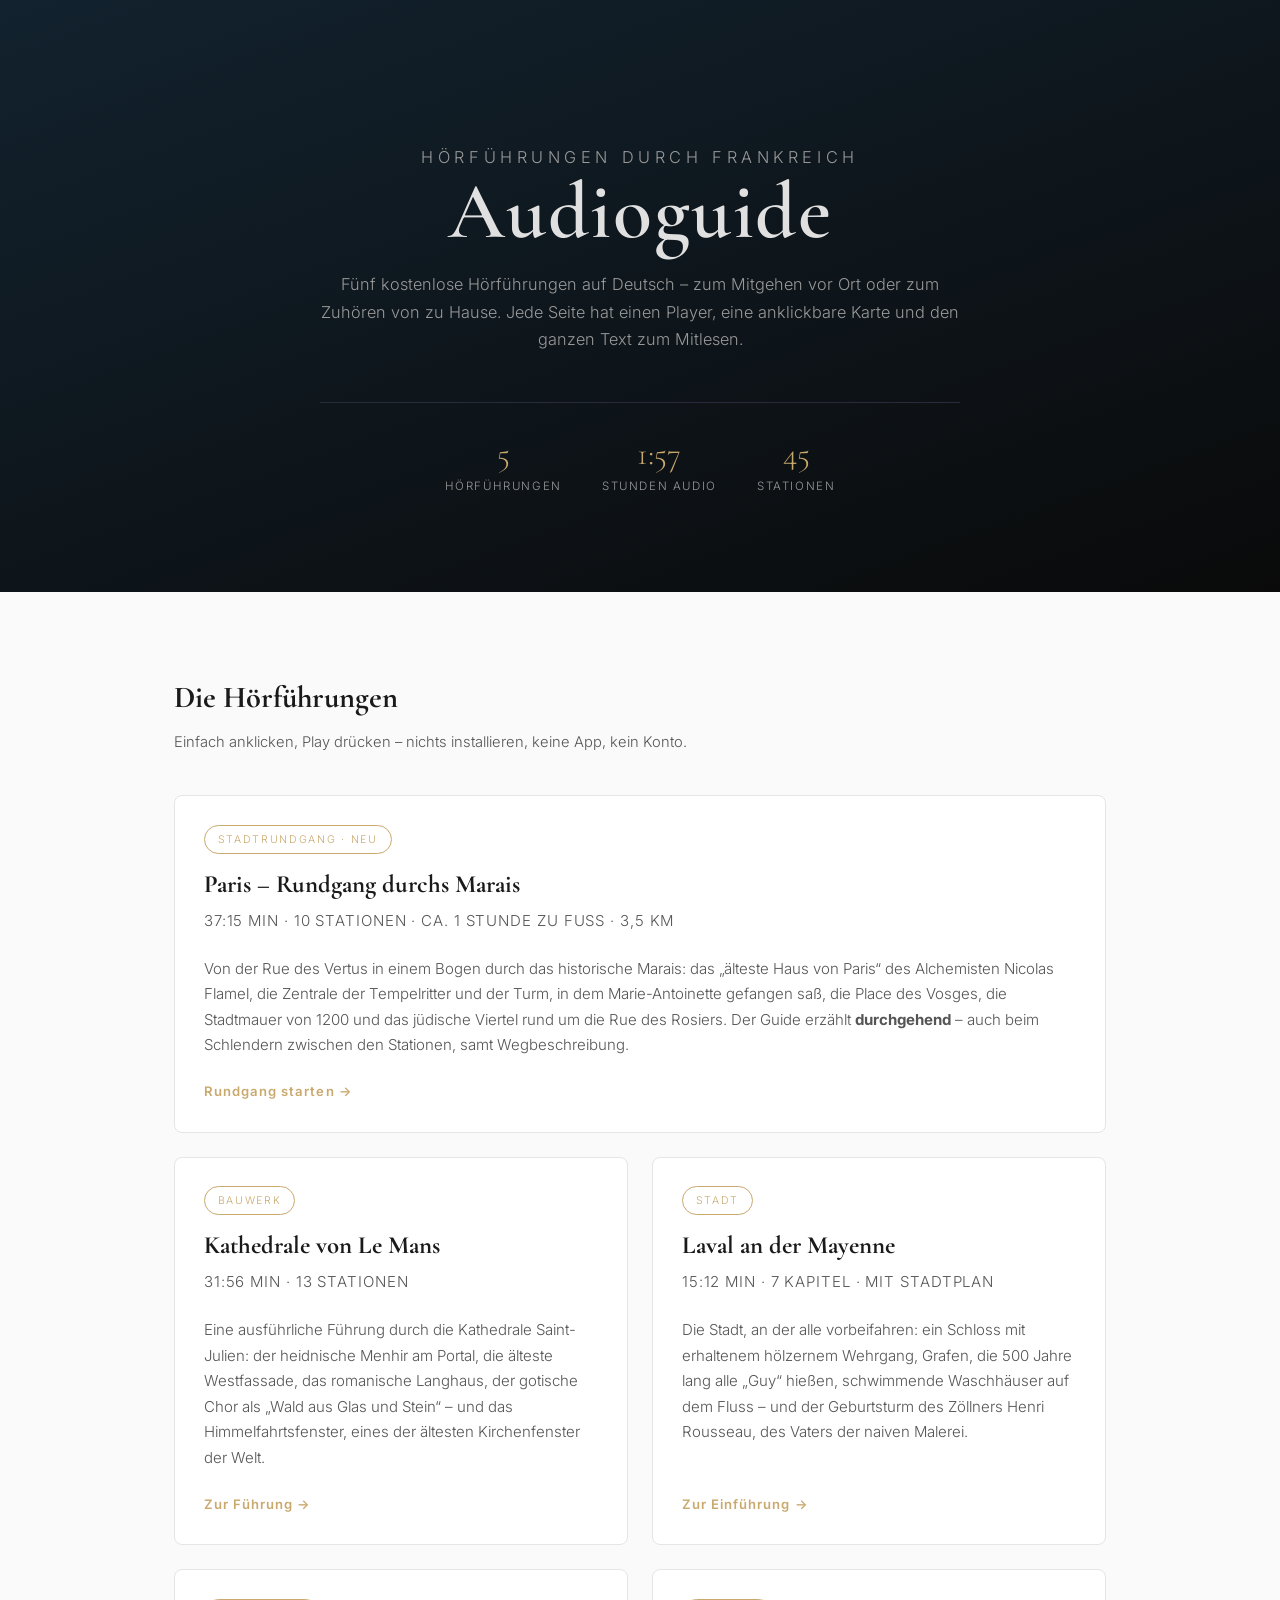
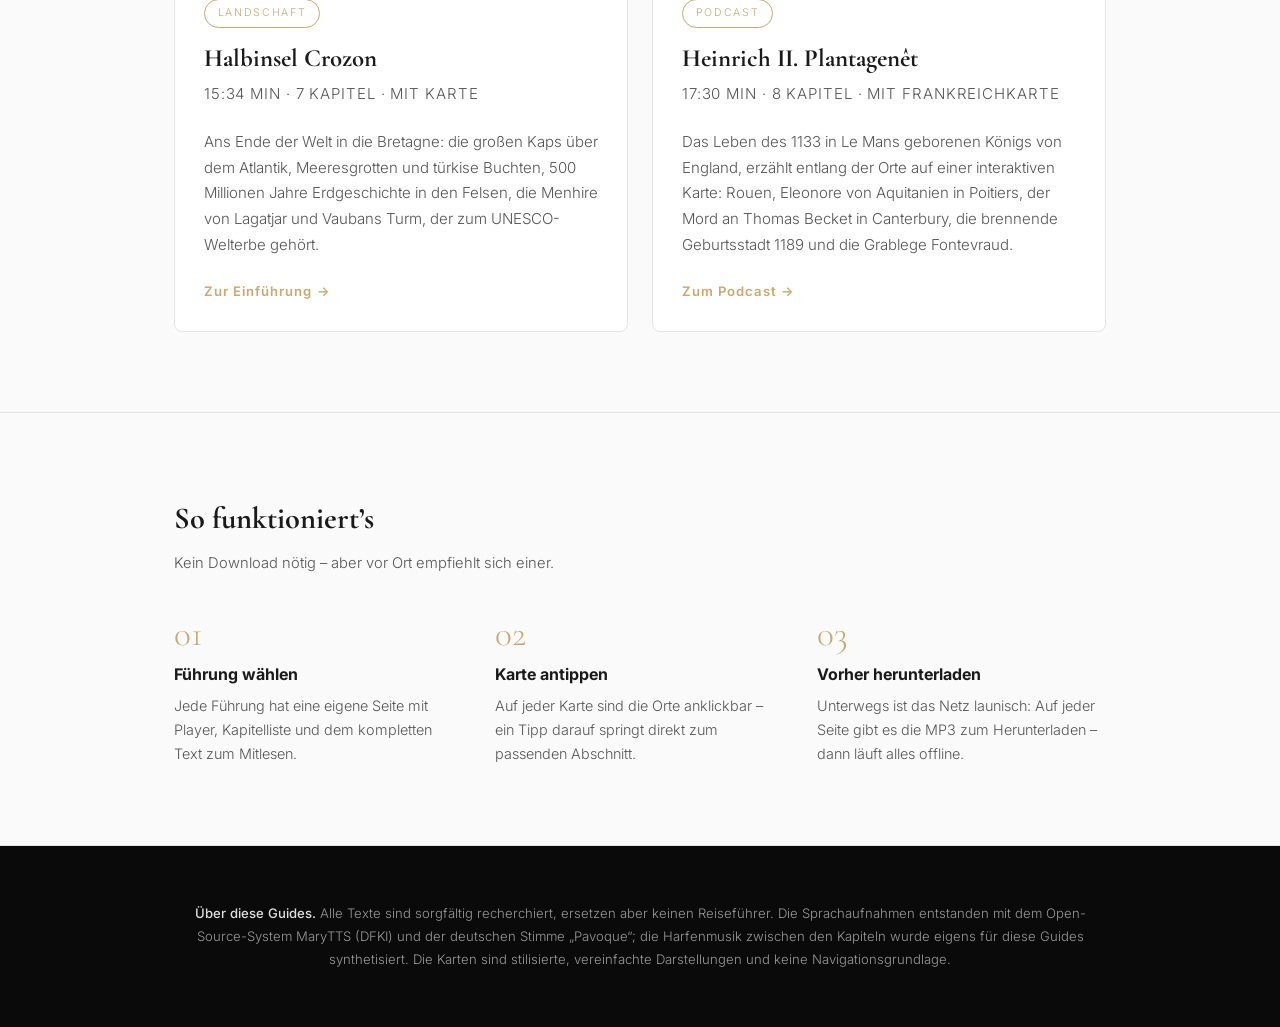
<file: index.html>
<!DOCTYPE html>
<html lang="de">
<head>
    <meta charset="UTF-8">
    <meta name="viewport" content="width=device-width, initial-scale=1.0, viewport-fit=cover">
    <meta name="description" content="Audioguide – kostenlose deutschsprachige Hörführungen durch Frankreich: Kathedrale Le Mans, Marais-Rundgang in Paris, Laval, Halbinsel Crozon und ein Podcast über Heinrich II. Plantagenêt.">
    <meta property="og:title" content="Audioguide – Hörführungen durch Frankreich">
    <meta property="og:description" content="Fünf Hörführungen, knapp zwei Stunden Geschichte zum Mitgehen: Le Mans, Paris/Marais, Laval, Crozon und Heinrich II. Plantagenêt. Deutsch, kostenlos, direkt im Browser.">
    <meta property="og:type" content="website">
    <title>Audioguide – Hörführungen durch Frankreich</title>
    <link rel="preconnect" href="https://fonts.googleapis.com">
    <link rel="preconnect" href="https://fonts.gstatic.com" crossorigin>
    <link href="https://fonts.googleapis.com/css2?family=Inter:wght@300;400;500;600;700;800&family=Cormorant+Garamond:ital,wght@0,400;0,600;1,400;1,600&display=swap" rel="stylesheet">
    <link rel="stylesheet" href="style.css">
    <style>
        /* ===== Startseite Audioguide ===== */
        .ag-hero {
            position: relative;
            padding: 9rem 0 6rem;
            background: linear-gradient(160deg, #12222e 0%, var(--primary) 100%);
            color: var(--text-light);
            text-align: center;
        }
        .ag-eyebrow {
            font-size: 0.8rem;
            letter-spacing: 0.28em;
            text-transform: uppercase;
            color: var(--accent);
            margin-bottom: 1.2rem;
        }
        .ag-hero h1 {
            font-family: var(--font-serif);
            font-weight: 600;
            font-size: clamp(2.6rem, 8vw, 5rem);
            line-height: 1;
            letter-spacing: 0.02em;
            margin-bottom: 1.2rem;
        }
        .ag-hero p {
            color: var(--text-muted);
            font-size: 1.02rem;
            line-height: 1.7;
            max-width: 640px;
            margin: 0 auto;
        }
        .ag-stats {
            display: flex;
            justify-content: center;
            flex-wrap: wrap;
            gap: 2.5rem;
            margin-top: 3rem;
            padding-top: 2.2rem;
            border-top: 1px solid var(--border-dark);
            max-width: 640px;
            margin-left: auto;
            margin-right: auto;
        }
        .ag-stat-num {
            font-family: var(--font-serif);
            font-size: 2rem;
            color: var(--accent);
            line-height: 1;
        }
        .ag-stat-label {
            font-size: 0.72rem;
            letter-spacing: 0.14em;
            text-transform: uppercase;
            color: var(--text-muted);
            margin-top: 0.4rem;
        }

        .ag-narrow { max-width: 980px; margin: 0 auto; }
        .ag-section { padding: 5rem 0; }
        .ag-section h2 {
            font-family: var(--font-serif);
            font-size: 1.9rem;
            color: var(--text-dark);
            margin-bottom: 0.4rem;
        }
        .ag-section-hint {
            color: var(--text-dark-muted);
            font-size: 0.92rem;
            margin-bottom: 2.5rem;
        }

        .ag-grid {
            display: grid;
            grid-template-columns: repeat(auto-fit, minmax(320px, 1fr));
            gap: 1.5rem;
        }
        .ag-card {
            position: relative;
            display: flex;
            flex-direction: column;
            border: 1px solid var(--border-light);
            border-radius: var(--radius-lg);
            padding: 1.8rem;
            background: #fff;
            transition: transform var(--transition), box-shadow var(--transition), border-color var(--transition);
        }
        .ag-card:hover {
            transform: translateY(-4px);
            box-shadow: 0 18px 45px rgba(0,0,0,0.10);
            border-color: var(--accent);
        }
        .ag-card.ag-wide { grid-column: 1 / -1; }
        .ag-badge {
            align-self: flex-start;
            font-size: 0.66rem;
            letter-spacing: 0.16em;
            text-transform: uppercase;
            color: var(--accent);
            border: 1px solid var(--accent);
            border-radius: 999px;
            padding: 0.28rem 0.8rem;
            margin-bottom: 1rem;
        }
        .ag-card h3 {
            font-family: var(--font-serif);
            font-size: 1.55rem;
            line-height: 1.2;
            color: var(--text-dark);
            margin-bottom: 0.5rem;
        }
        .ag-meta {
            font-size: 0.76rem;
            letter-spacing: 0.06em;
            text-transform: uppercase;
            color: var(--text-dark-muted);
            margin-bottom: 1rem;
        }
        .ag-card p {
            color: var(--text-dark-muted);
            font-size: 0.94rem;
            line-height: 1.7;
            margin-bottom: 1.4rem;
        }
        .ag-card .ag-go {
            margin-top: auto;
            font-size: 0.82rem;
            letter-spacing: 0.08em;
            color: var(--accent);
            font-weight: 600;
        }
        .ag-card .ag-go::after {
            content: " →";
            transition: all var(--transition);
        }
        .ag-card:hover .ag-go::after { margin-left: 0.3rem; }
        .ag-card a.ag-stretch::after {
            content: "";
            position: absolute;
            inset: 0;
            border-radius: var(--radius-lg);
        }

        .ag-how {
            background: var(--bg-light);
            border-top: 1px solid var(--border-light);
            border-bottom: 1px solid var(--border-light);
        }
        .ag-steps {
            display: grid;
            grid-template-columns: repeat(auto-fit, minmax(240px, 1fr));
            gap: 2rem;
            margin-top: 2rem;
        }
        .ag-step-num {
            font-family: var(--font-serif);
            font-size: 2.2rem;
            color: var(--accent);
            line-height: 1;
            margin-bottom: 0.6rem;
        }
        .ag-step h3 {
            font-size: 1rem;
            color: var(--text-dark);
            margin-bottom: 0.4rem;
        }
        .ag-step p {
            font-size: 0.9rem;
            line-height: 1.65;
            color: var(--text-dark-muted);
        }

        .ag-footer {
            background: var(--primary);
            color: var(--text-muted);
            padding: 3.5rem 0;
            font-size: 0.82rem;
            line-height: 1.75;
            text-align: center;
        }
        .ag-footer strong { color: var(--text-light); font-weight: 500; }

        @media (max-width: 600px) {
            .ag-hero { padding: 6rem 0 4rem; }
            .ag-stats { gap: 1.8rem; }
            .ag-section { padding: 3.5rem 0; }
        }
    </style>
</head>
<body>

    <header class="ag-hero">
        <div class="container ag-narrow">
            <p class="ag-eyebrow">Hörführungen durch Frankreich</p>
            <h1>Audioguide</h1>
            <p>Fünf kostenlose Hörführungen auf Deutsch – zum Mitgehen vor Ort oder zum Zuhören von zu Hause. Jede Seite hat einen Player, eine anklickbare Karte und den ganzen Text zum Mitlesen.</p>
            <div class="ag-stats">
                <div>
                    <div class="ag-stat-num">5</div>
                    <div class="ag-stat-label">Hörführungen</div>
                </div>
                <div>
                    <div class="ag-stat-num">1:57</div>
                    <div class="ag-stat-label">Stunden Audio</div>
                </div>
                <div>
                    <div class="ag-stat-num">45</div>
                    <div class="ag-stat-label">Stationen</div>
                </div>
            </div>
        </div>
    </header>

    <section class="ag-section">
        <div class="container ag-narrow">
            <h2>Die Hörführungen</h2>
            <p class="ag-section-hint">Einfach anklicken, Play drücken – nichts installieren, keine App, kein Konto.</p>

            <div class="ag-grid">

                <article class="ag-card ag-wide">
                    <span class="ag-badge">Stadtrundgang · Neu</span>
                    <h3><a class="ag-stretch" href="paris-marais.html">Paris – Rundgang durchs Marais</a></h3>
                    <p class="ag-meta">37:15 min · 10 Stationen · ca. 1 Stunde zu Fuß · 3,5 km</p>
                    <p>Von der Rue des Vertus in einem Bogen durch das historische Marais: das „älteste Haus von Paris“ des Alchemisten Nicolas Flamel, die Zentrale der Tempelritter und der Turm, in dem Marie-Antoinette gefangen saß, die Place des Vosges, die Stadtmauer von 1200 und das jüdische Viertel rund um die Rue des Rosiers. Der Guide erzählt <strong>durchgehend</strong> – auch beim Schlendern zwischen den Stationen, samt Wegbeschreibung.</p>
                    <span class="ag-go">Rundgang starten</span>
                </article>

                <article class="ag-card">
                    <span class="ag-badge">Bauwerk</span>
                    <h3><a class="ag-stretch" href="audioguide-le-mans.html">Kathedrale von Le Mans</a></h3>
                    <p class="ag-meta">31:56 min · 13 Stationen</p>
                    <p>Eine ausführliche Führung durch die Kathedrale Saint-Julien: der heidnische Menhir am Portal, die älteste Westfassade, das romanische Langhaus, der gotische Chor als „Wald aus Glas und Stein“ – und das Himmelfahrtsfenster, eines der ältesten Kirchenfenster der Welt.</p>
                    <span class="ag-go">Zur Führung</span>
                </article>

                <article class="ag-card">
                    <span class="ag-badge">Stadt</span>
                    <h3><a class="ag-stretch" href="laval.html">Laval an der Mayenne</a></h3>
                    <p class="ag-meta">15:12 min · 7 Kapitel · mit Stadtplan</p>
                    <p>Die Stadt, an der alle vorbeifahren: ein Schloss mit erhaltenem hölzernem Wehrgang, Grafen, die 500 Jahre lang alle „Guy“ hießen, schwimmende Waschhäuser auf dem Fluss – und der Geburtsturm des Zöllners Henri Rousseau, des Vaters der naiven Malerei.</p>
                    <span class="ag-go">Zur Einführung</span>
                </article>

                <article class="ag-card">
                    <span class="ag-badge">Landschaft</span>
                    <h3><a class="ag-stretch" href="crozon.html">Halbinsel Crozon</a></h3>
                    <p class="ag-meta">15:34 min · 7 Kapitel · mit Karte</p>
                    <p>Ans Ende der Welt in die Bretagne: die großen Kaps über dem Atlantik, Meeresgrotten und türkise Buchten, 500 Millionen Jahre Erdgeschichte in den Felsen, die Menhire von Lagatjar und Vaubans Turm, der zum UNESCO-Welterbe gehört.</p>
                    <span class="ag-go">Zur Einführung</span>
                </article>

                <article class="ag-card">
                    <span class="ag-badge">Podcast</span>
                    <h3><a class="ag-stretch" href="heinrich-ii.html">Heinrich II. Plantagenêt</a></h3>
                    <p class="ag-meta">17:30 min · 8 Kapitel · mit Frankreichkarte</p>
                    <p>Das Leben des 1133 in Le Mans geborenen Königs von England, erzählt entlang der Orte auf einer interaktiven Karte: Rouen, Eleonore von Aquitanien in Poitiers, der Mord an Thomas Becket in Canterbury, die brennende Geburtsstadt 1189 und die Grablege Fontevraud.</p>
                    <span class="ag-go">Zum Podcast</span>
                </article>

            </div>
        </div>
    </section>

    <section class="ag-section ag-how">
        <div class="container ag-narrow">
            <h2>So funktioniert’s</h2>
            <p class="ag-section-hint">Kein Download nötig – aber vor Ort empfiehlt sich einer.</p>
            <div class="ag-steps">
                <div class="ag-step">
                    <div class="ag-step-num">01</div>
                    <h3>Führung wählen</h3>
                    <p>Jede Führung hat eine eigene Seite mit Player, Kapitelliste und dem kompletten Text zum Mitlesen.</p>
                </div>
                <div class="ag-step">
                    <div class="ag-step-num">02</div>
                    <h3>Karte antippen</h3>
                    <p>Auf jeder Karte sind die Orte anklickbar – ein Tipp darauf springt direkt zum passenden Abschnitt.</p>
                </div>
                <div class="ag-step">
                    <div class="ag-step-num">03</div>
                    <h3>Vorher herunterladen</h3>
                    <p>Unterwegs ist das Netz launisch: Auf jeder Seite gibt es die MP3 zum Herunterladen – dann läuft alles offline.</p>
                </div>
            </div>
        </div>
    </section>

    <footer class="ag-footer">
        <div class="container ag-narrow">
            <p><strong>Über diese Guides.</strong> Alle Texte sind sorgfältig recherchiert, ersetzen aber keinen Reiseführer.
            Die Sprachaufnahmen entstanden mit dem Open-Source-System MaryTTS (DFKI) und der deutschen Stimme „Pavoque“;
            die Harfenmusik zwischen den Kapiteln wurde eigens für diese Guides synthetisiert.
            Die Karten sind stilisierte, vereinfachte Darstellungen und keine Navigationsgrundlage.</p>
        </div>
    </footer>

</body>
</html>
</file>
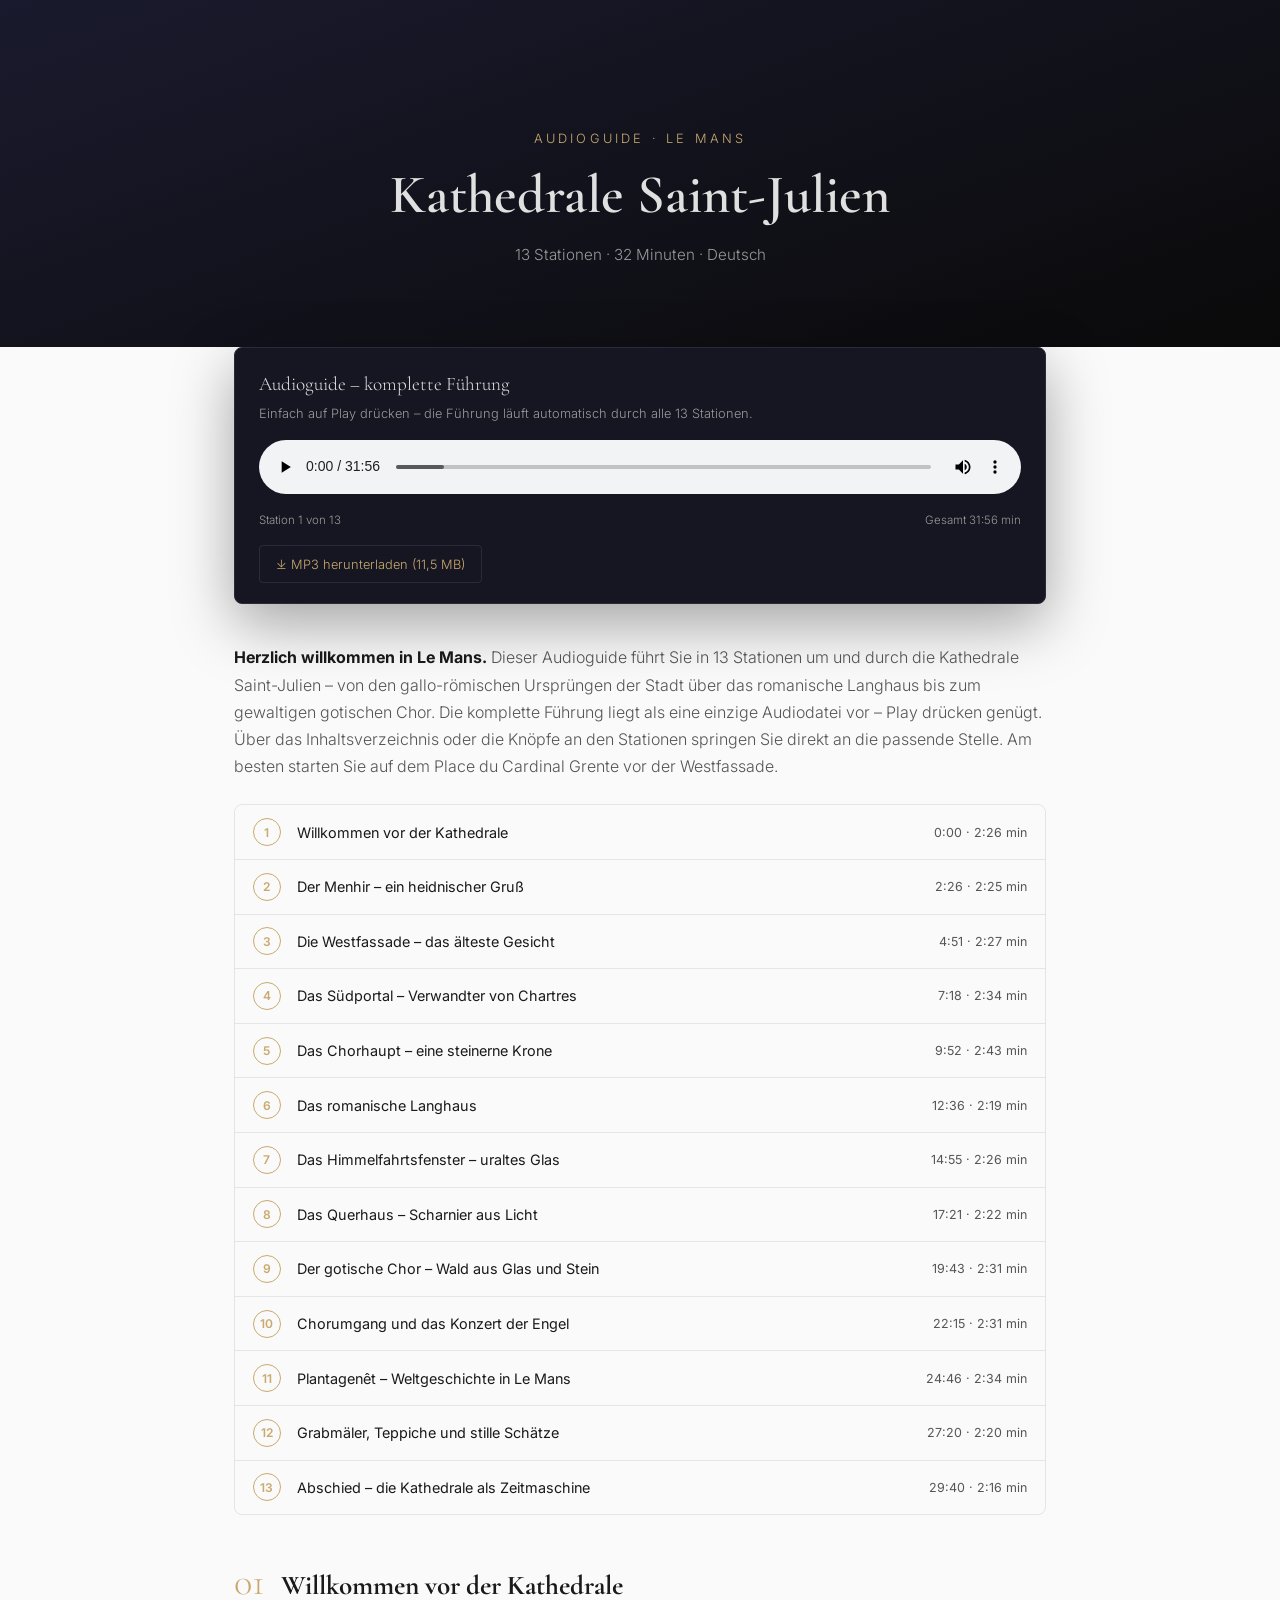
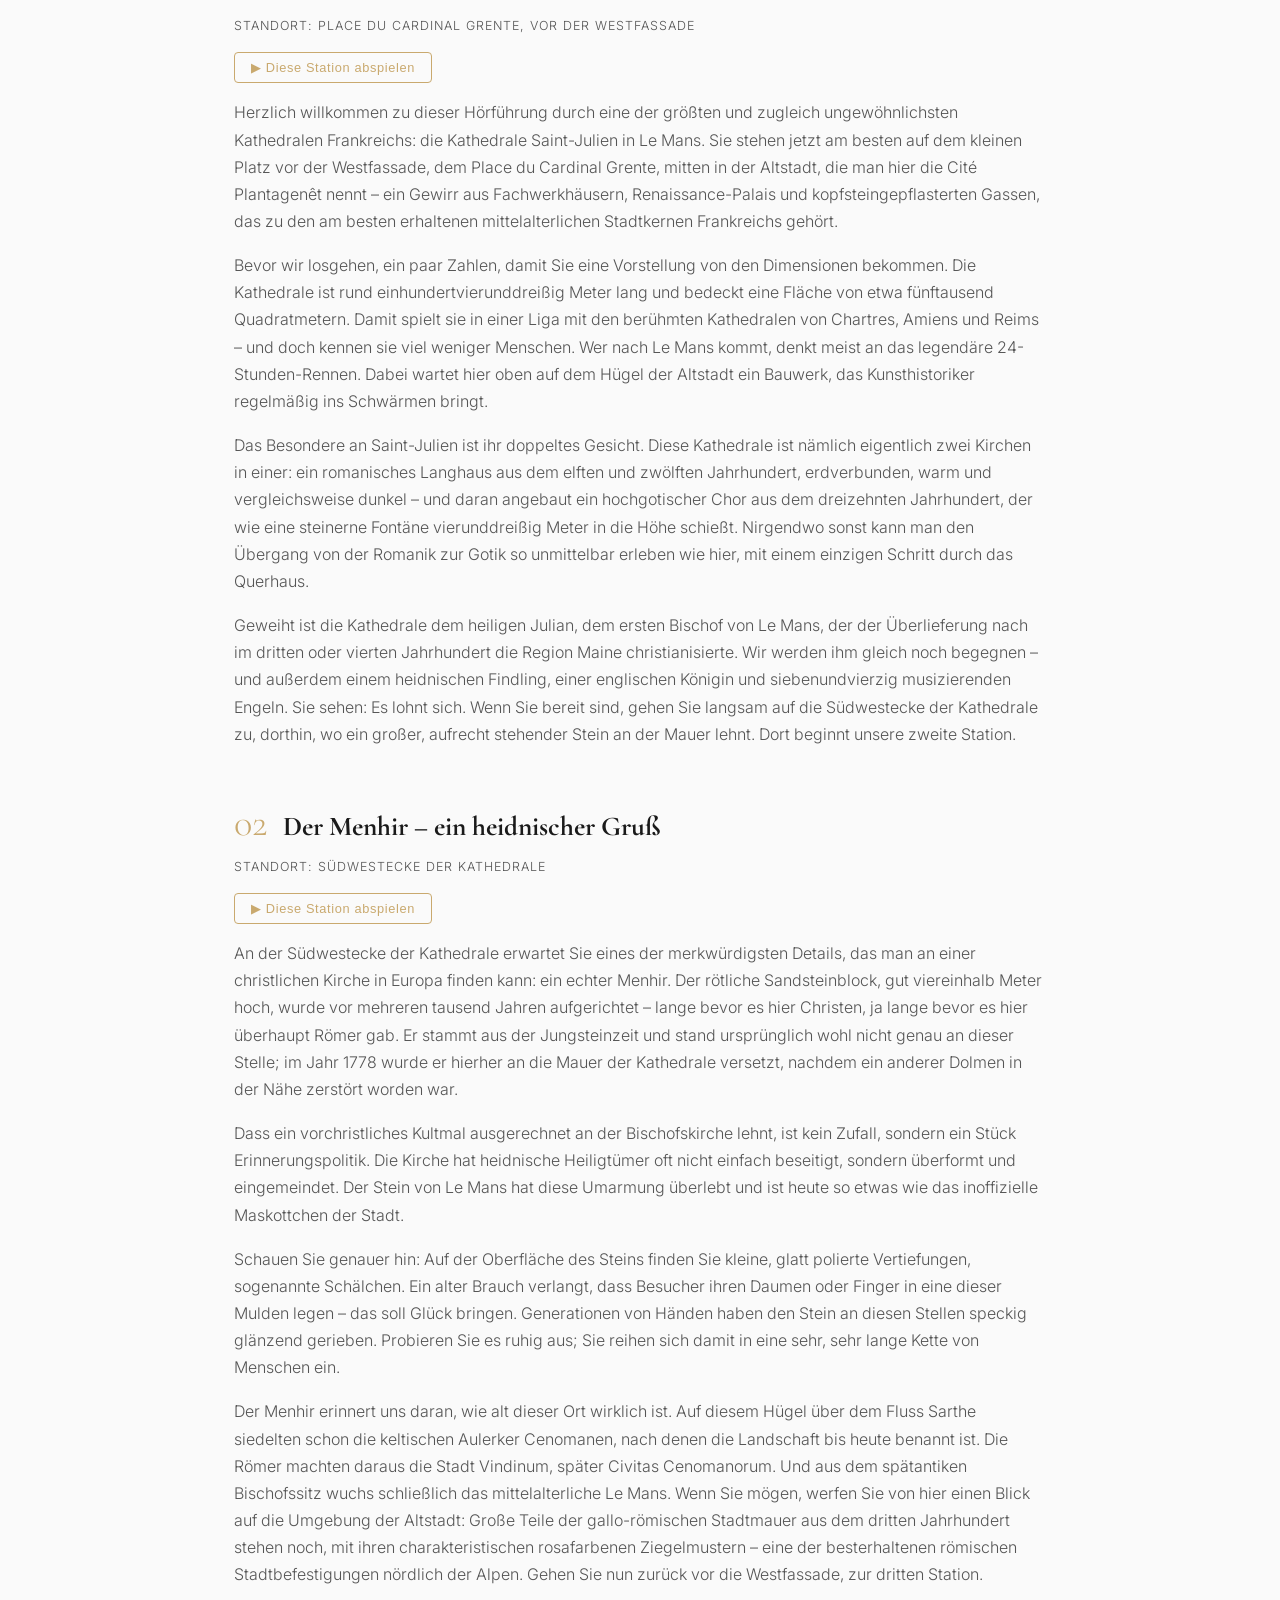
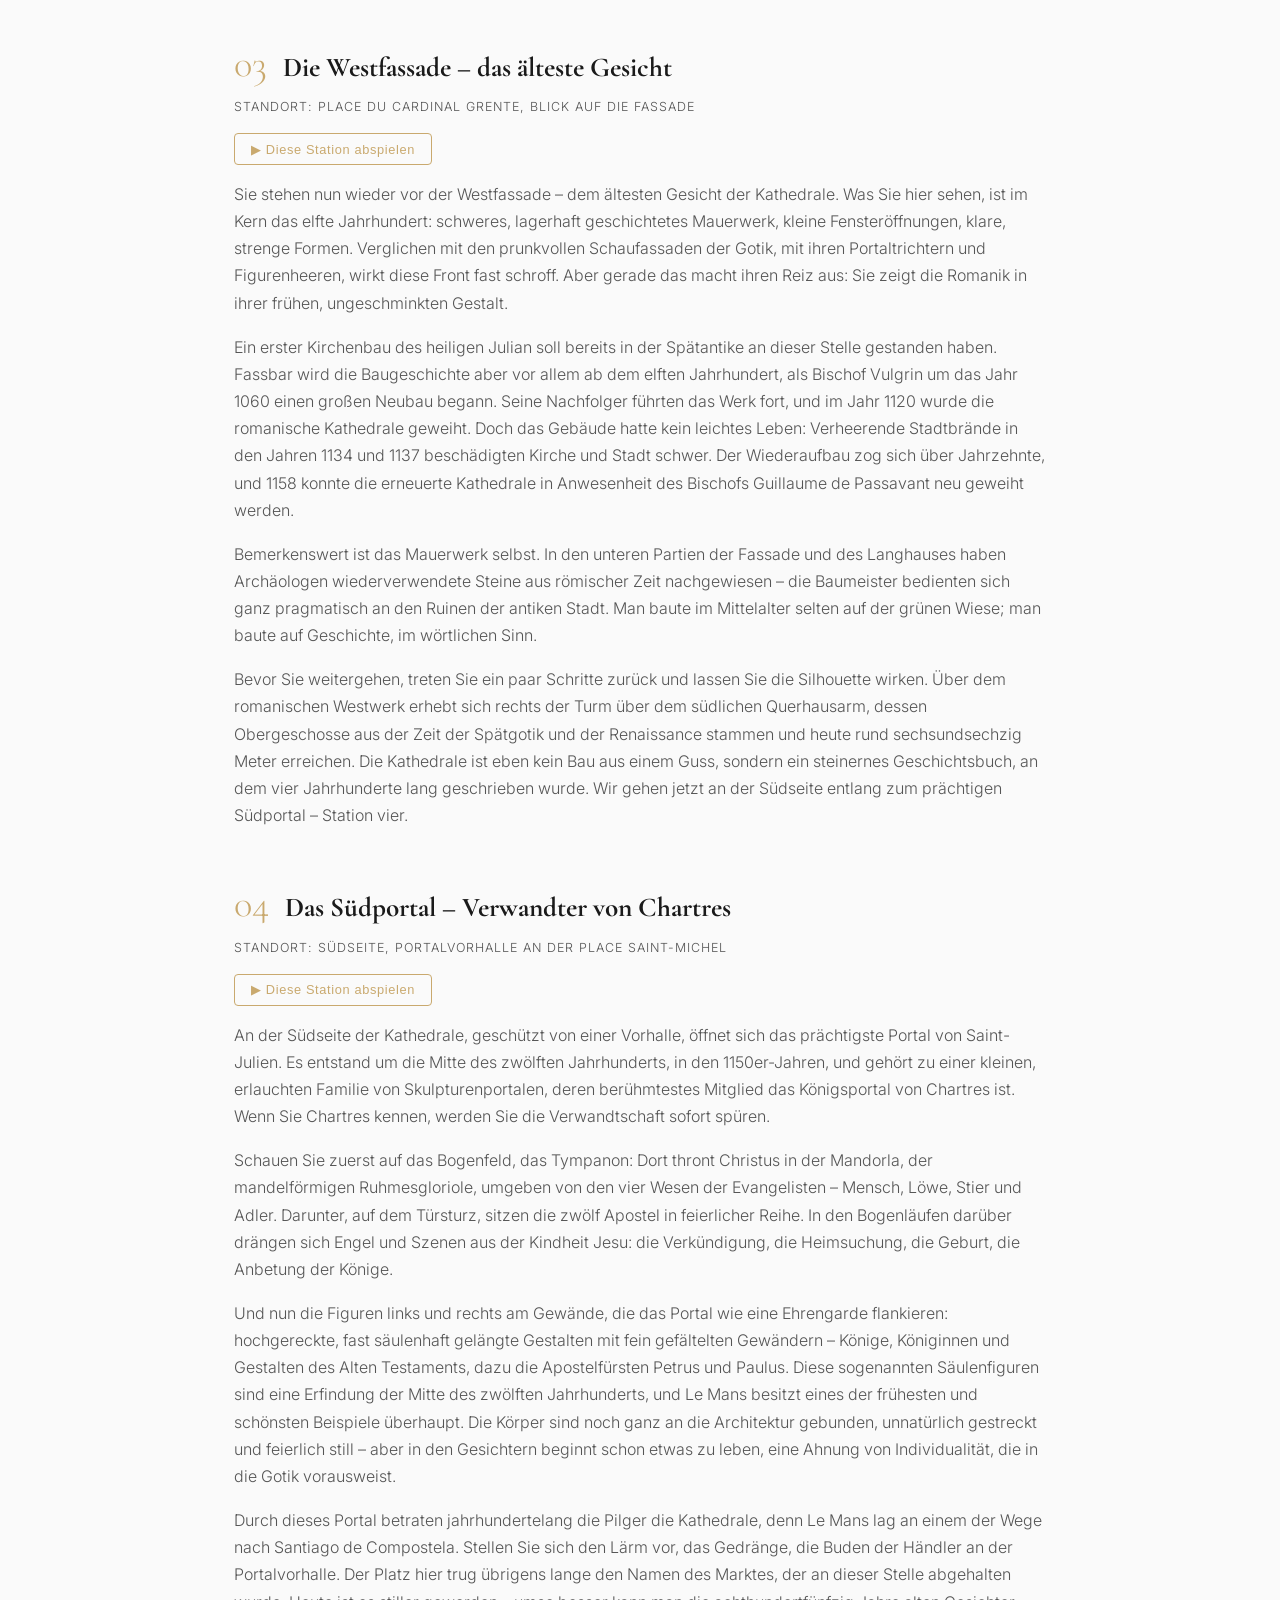
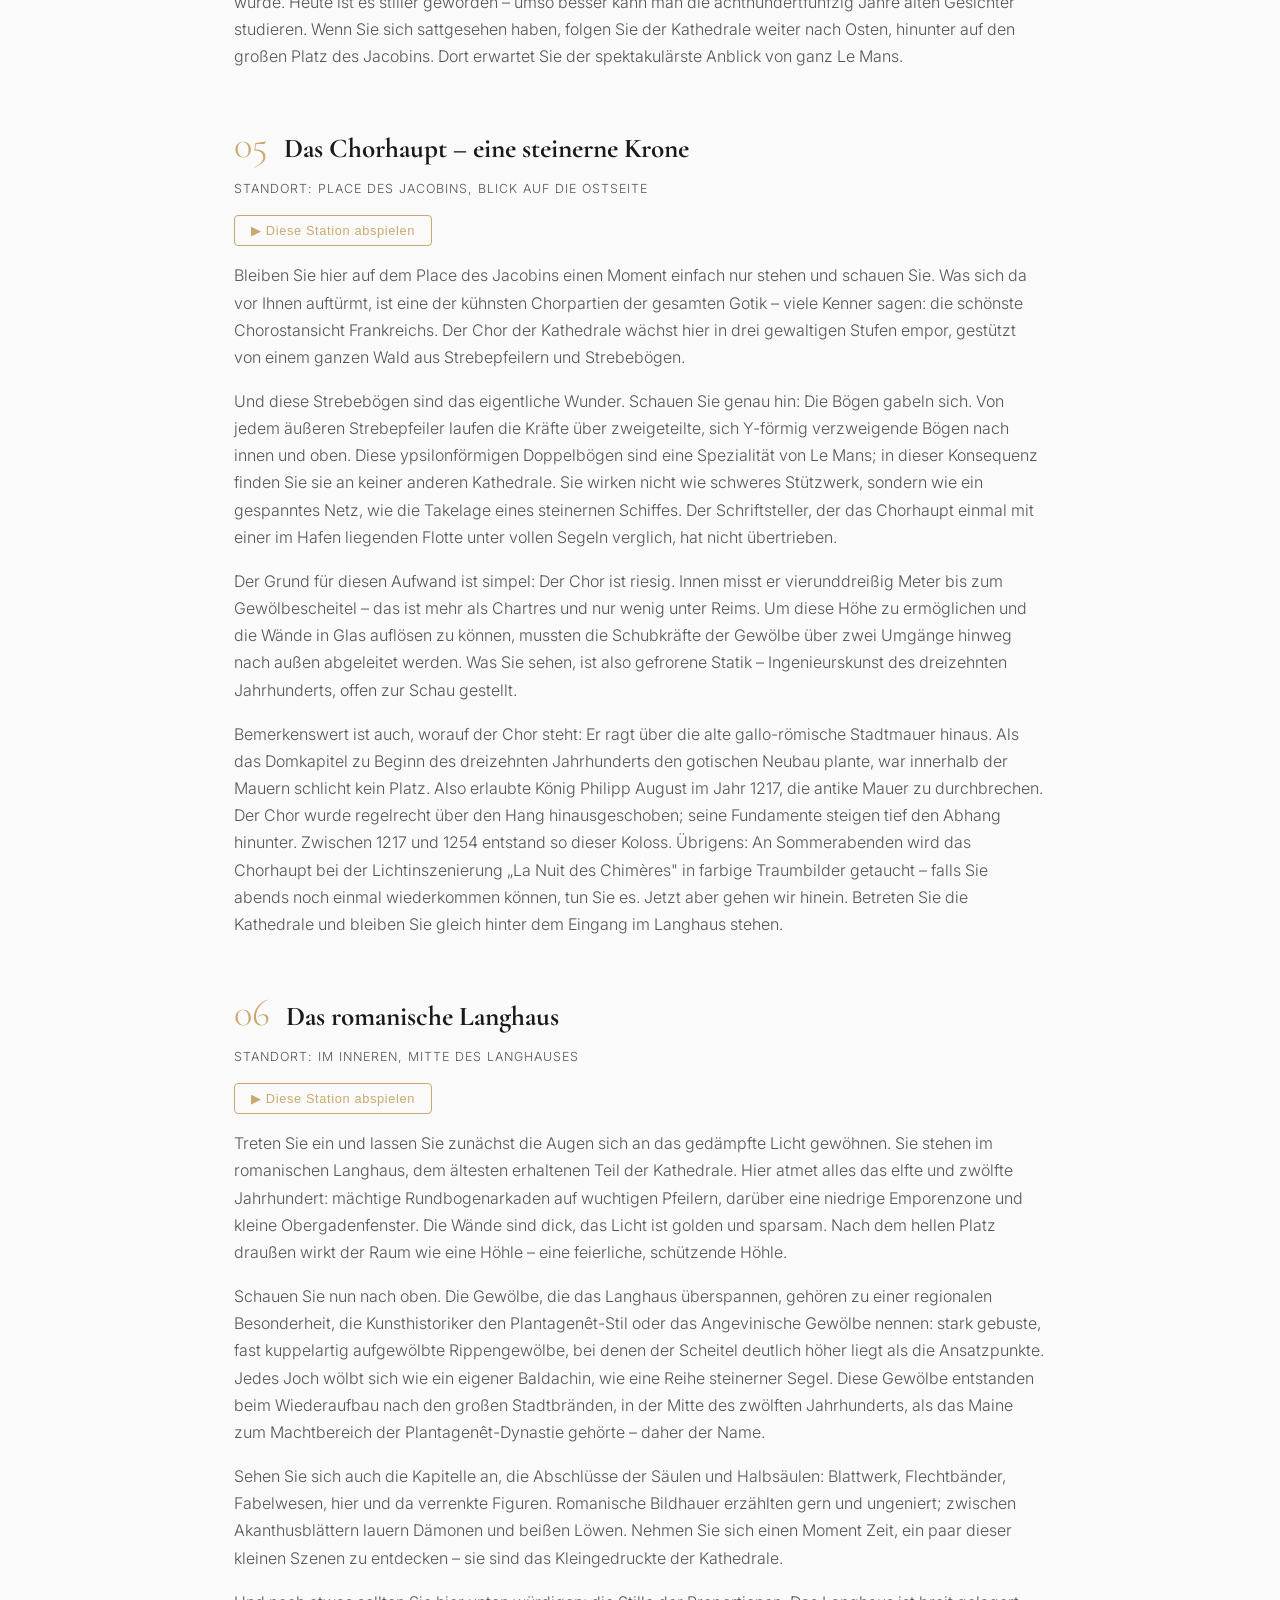
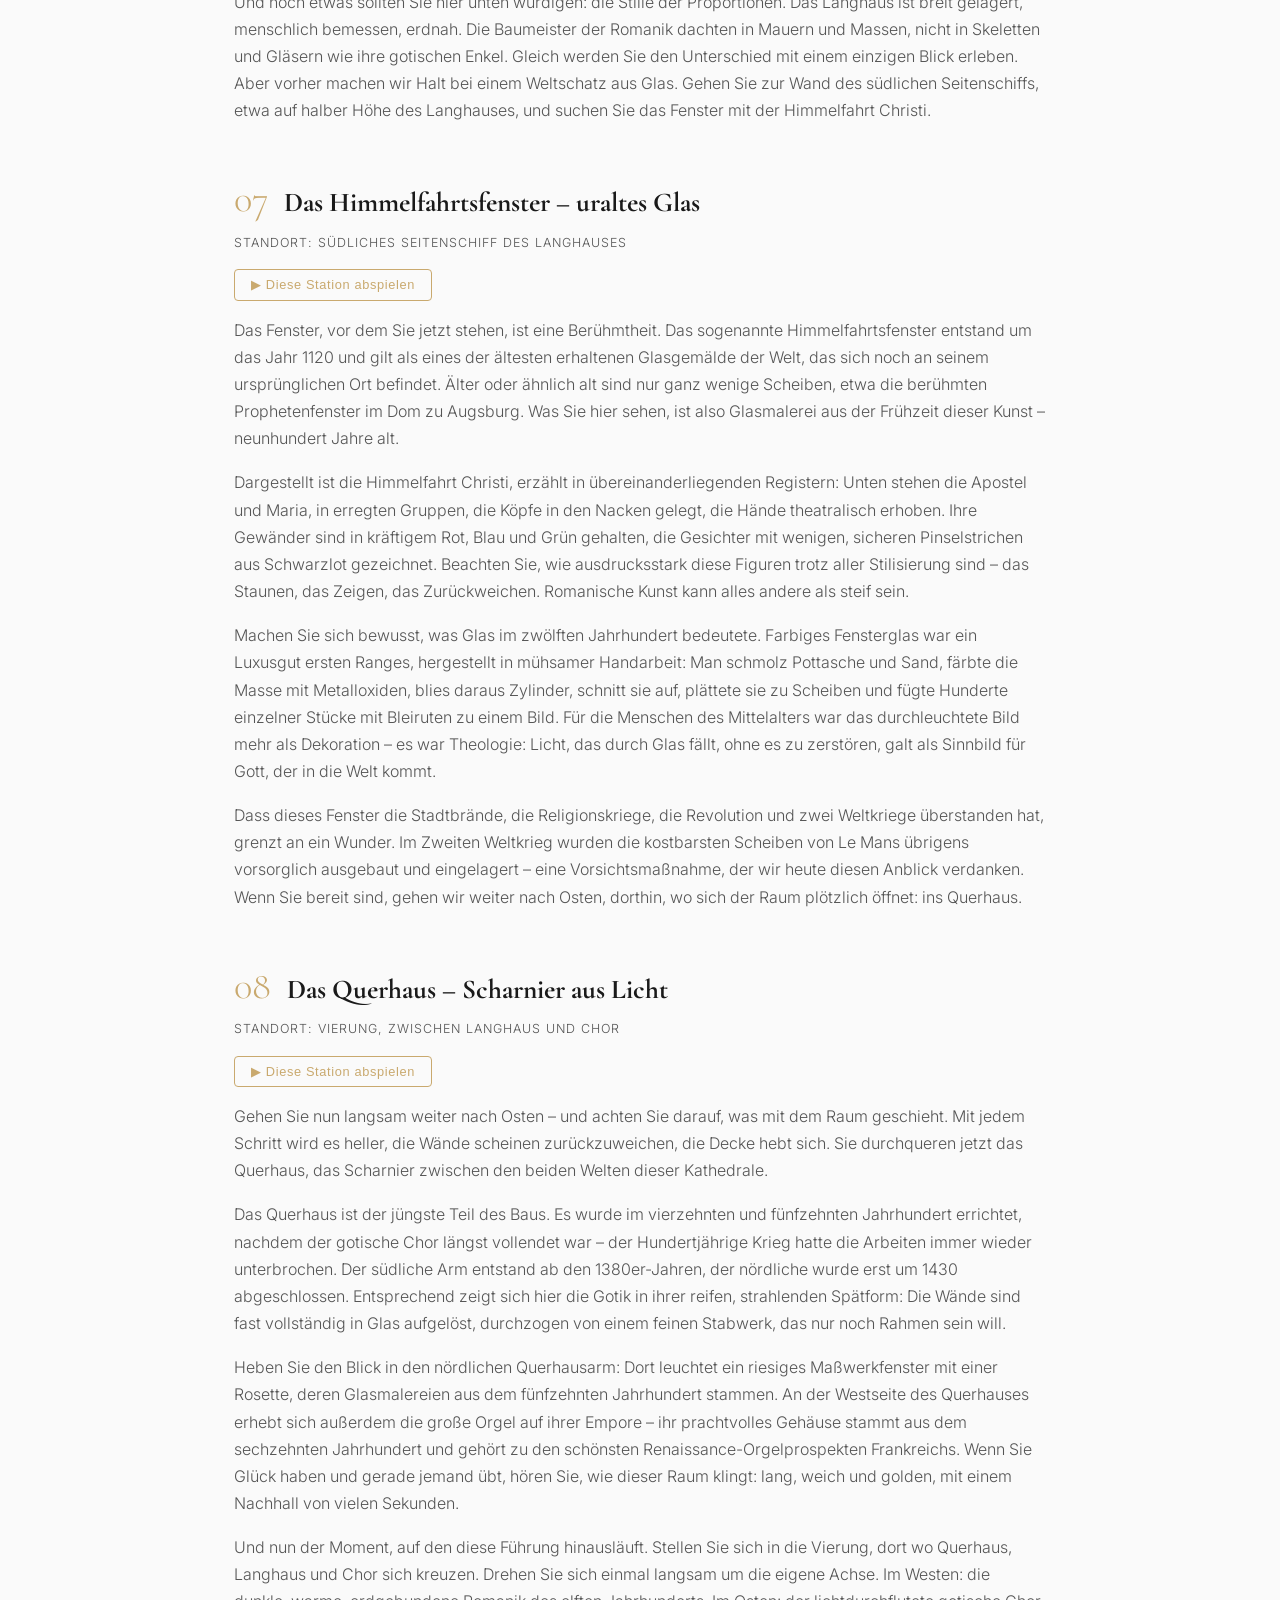
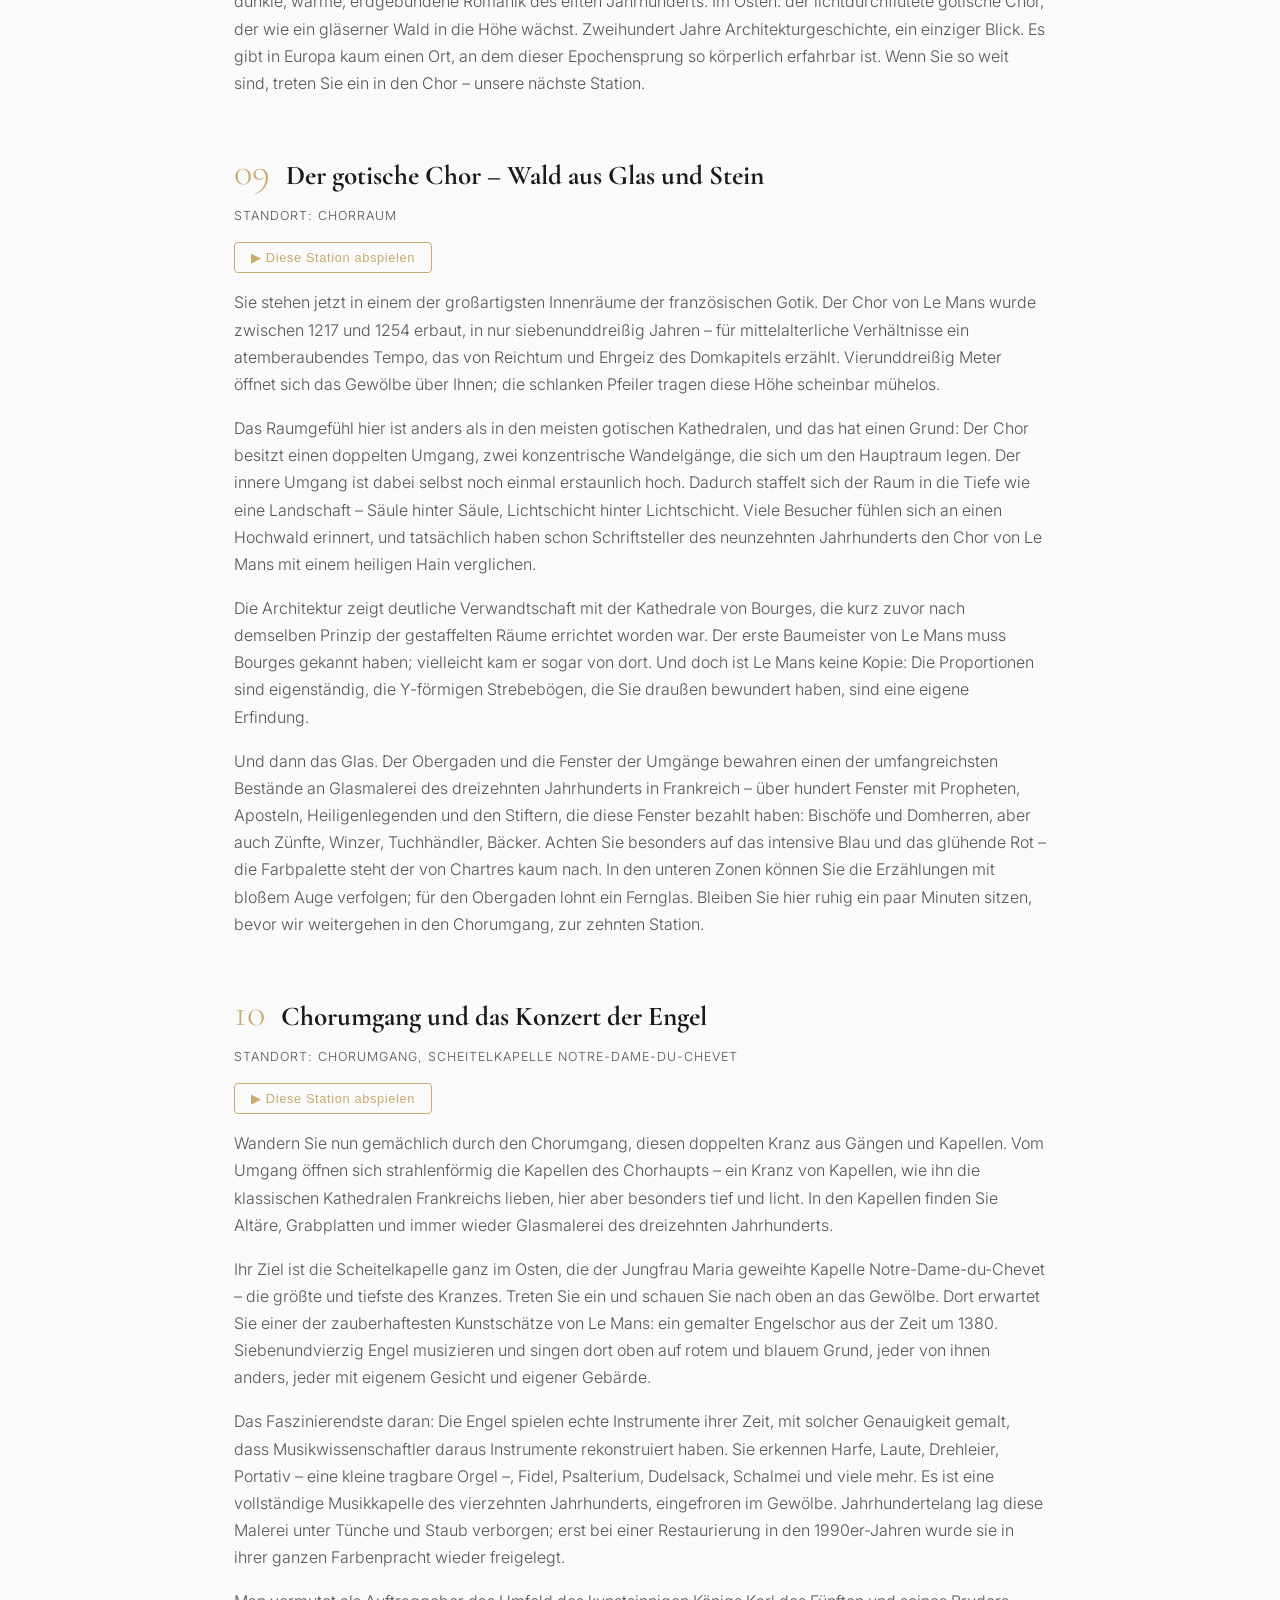
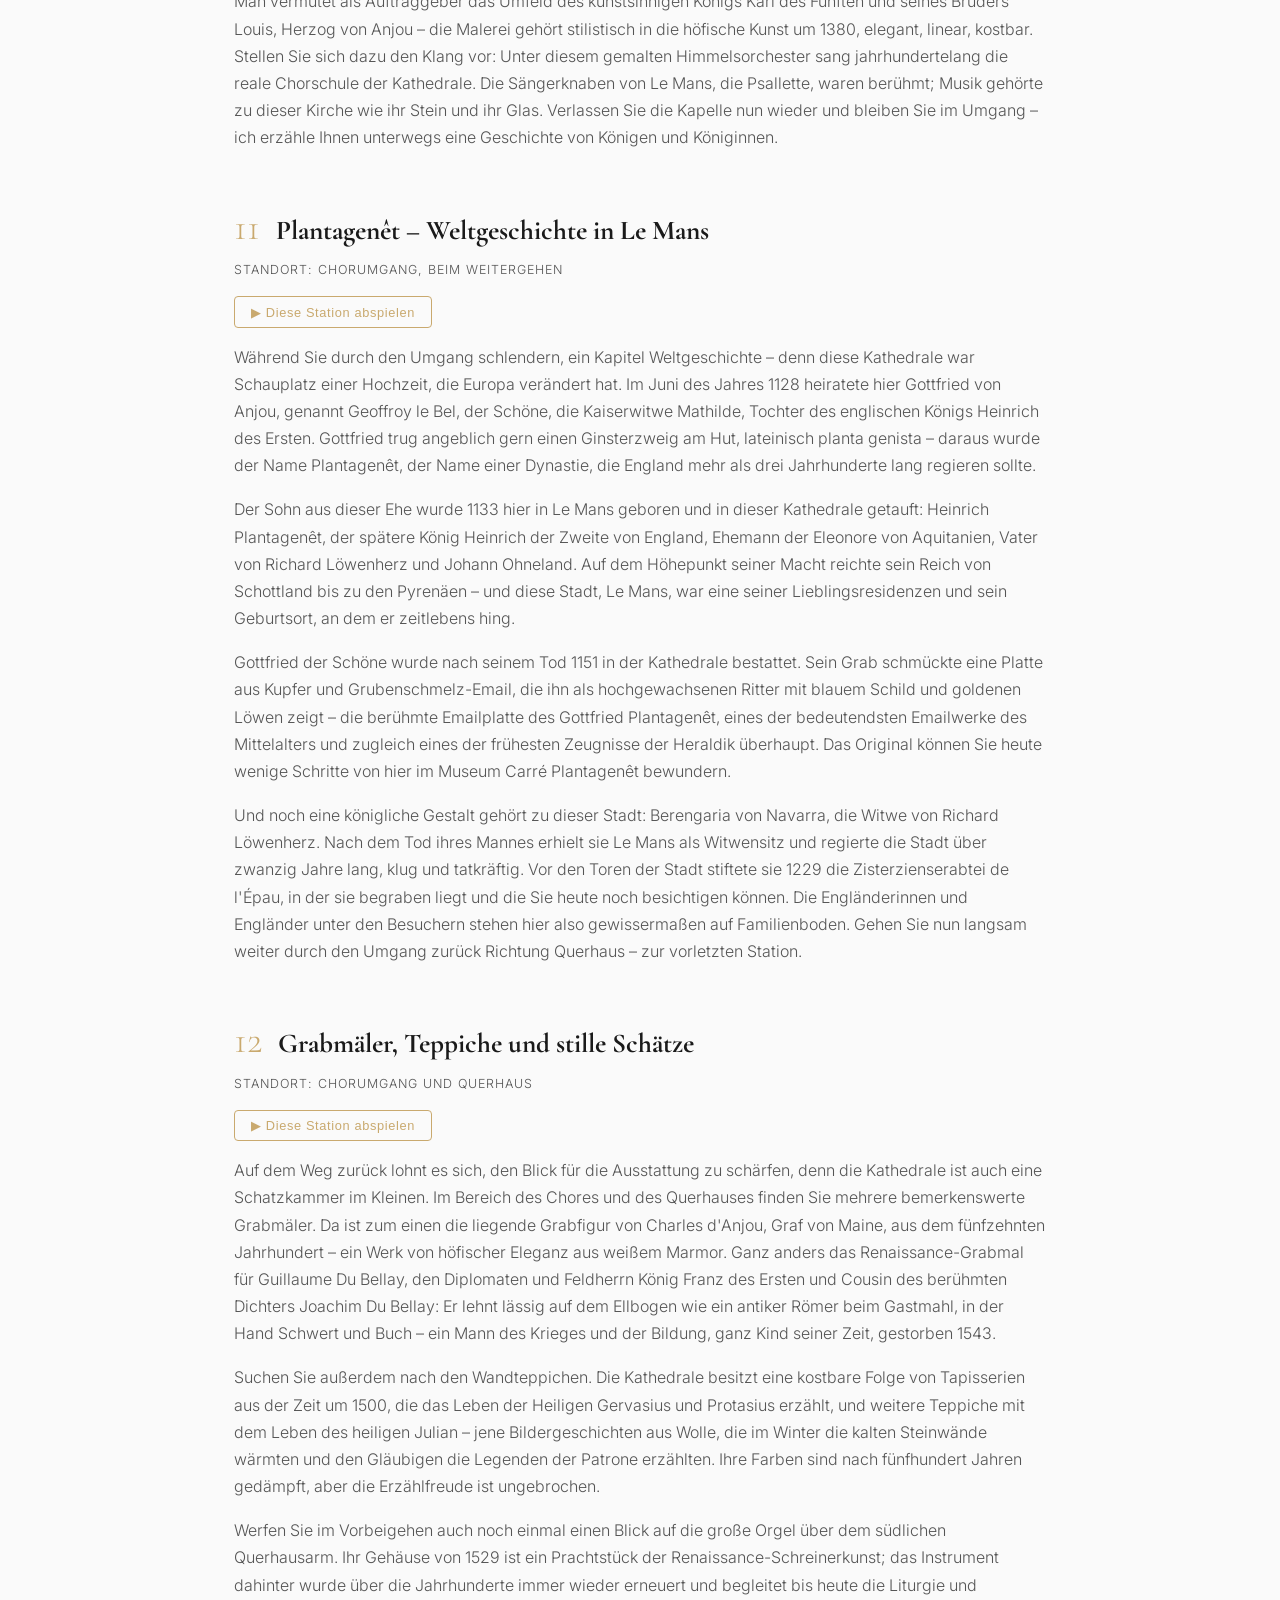
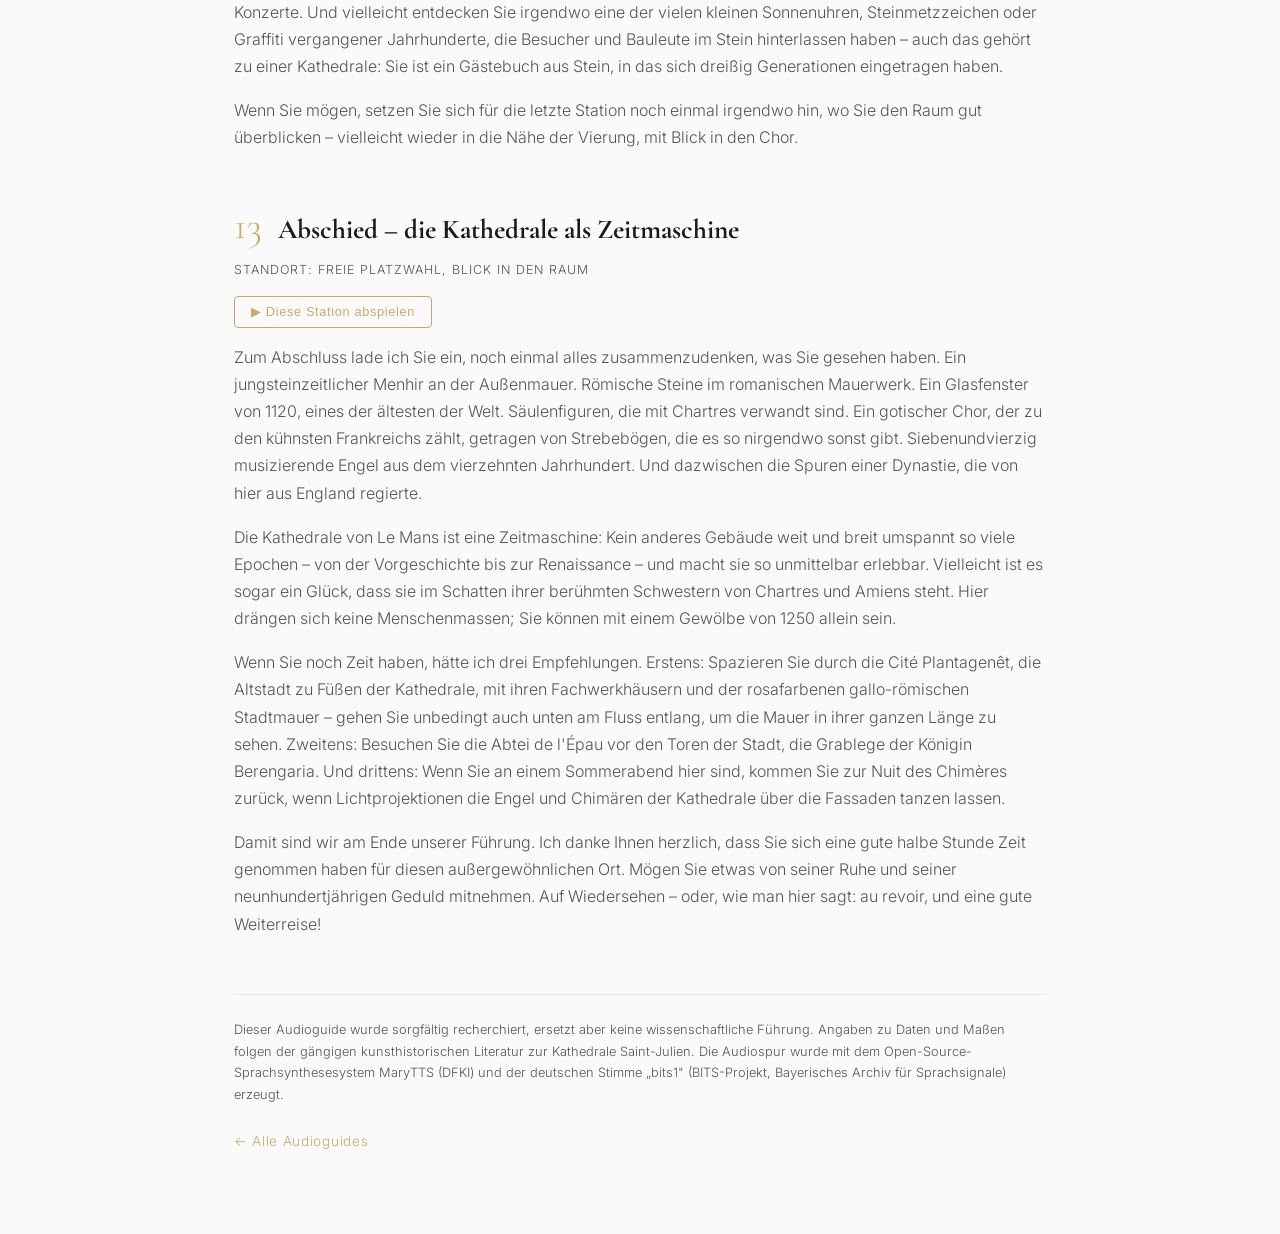
<file: audioguide-le-mans.html>
<!DOCTYPE html>
<html lang="de">
<head>
    <meta charset="UTF-8">
    <meta name="viewport" content="width=device-width, initial-scale=1.0, viewport-fit=cover">
    <meta name="description" content="Audioguide für die Kathedrale Saint-Julien in Le Mans – 13 Stationen, über 30 Minuten Hörführung auf Deutsch.">
    <meta property="og:title" content="Audioguide – Kathedrale Saint-Julien, Le Mans">
    <meta property="og:description" content="Hörführung durch die Kathedrale von Le Mans: 13 Stationen, über 30 Minuten, auf Deutsch.">
    <meta property="og:type" content="website">
    <title>Audioguide – Kathedrale Saint-Julien, Le Mans</title>
    <link rel="preconnect" href="https://fonts.googleapis.com">
    <link rel="preconnect" href="https://fonts.gstatic.com" crossorigin>
    <link href="https://fonts.googleapis.com/css2?family=Inter:wght@300;400;500;600;700;800&family=Cormorant+Garamond:ital,wght@0,400;0,600;1,400;1,600&display=swap" rel="stylesheet">
    <link rel="stylesheet" href="style.css">
    <style>
        /* ===== Audioguide page ===== */
        .ag-hero {
            position: relative;
            padding: 8rem 0 5rem;
            background: linear-gradient(160deg, var(--secondary) 0%, var(--primary) 100%);
            color: var(--text-light);
            text-align: center;
        }
        .ag-eyebrow {
            font-size: 0.8rem;
            letter-spacing: 0.25em;
            text-transform: uppercase;
            color: var(--accent);
            margin-bottom: 1rem;
        }
        .ag-hero h1 {
            font-family: var(--font-serif);
            font-weight: 600;
            font-size: clamp(2rem, 5vw, 3.4rem);
            line-height: 1.1;
            margin-bottom: 1rem;
        }
        .ag-hero .ag-sub {
            color: var(--text-muted);
            font-size: 0.95rem;
        }
        .ag-narrow { max-width: 860px; margin: 0 auto; }
        .ag-section { padding: 3rem 0 5rem; }

        /* Sticky player */
        .ag-player {
            position: sticky;
            top: 0;
            z-index: 50;
            background: var(--bg-card-dark);
            border: 1px solid var(--border-dark);
            border-radius: var(--radius-lg);
            padding: 1.25rem 1.5rem;
            margin-top: -3rem;
            box-shadow: 0 20px 60px rgba(0,0,0,0.35);
            color: var(--text-light);
        }
        .ag-player-title {
            font-family: var(--font-serif);
            font-size: 1.2rem;
            margin-bottom: 0.15rem;
        }
        .ag-player-meta {
            color: var(--text-muted);
            font-size: 0.8rem;
            margin-bottom: 0.9rem;
        }
        .ag-controls {
            display: flex;
            align-items: center;
            gap: 0.75rem;
            flex-wrap: wrap;
        }
        .ag-btn {
            appearance: none;
            border: 1px solid var(--border-dark);
            background: transparent;
            color: var(--text-light);
            border-radius: 50%;
            width: 44px;
            height: 44px;
            display: inline-flex;
            align-items: center;
            justify-content: center;
            cursor: pointer;
            transition: all var(--transition);
            font-size: 1rem;
        }
        .ag-btn:hover { border-color: var(--accent); color: var(--accent); }
        .ag-btn-play {
            width: 56px;
            height: 56px;
            background: var(--accent);
            border-color: var(--accent);
            color: var(--primary);
            font-size: 1.3rem;
        }
        .ag-btn-play:hover { background: var(--accent-light); color: var(--primary); }
        .ag-progress-wrap { flex: 1 1 180px; min-width: 140px; }
        .ag-progress {
            height: 6px;
            background: var(--border-dark);
            border-radius: 3px;
            overflow: hidden;
        }
        .ag-progress-bar {
            height: 100%;
            width: 0%;
            background: var(--accent);
            border-radius: 3px;
            transition: width 0.4s linear;
        }
        .ag-progress-label {
            font-size: 0.72rem;
            color: var(--text-muted);
            margin-top: 0.35rem;
            display: flex;
            justify-content: space-between;
        }
        .ag-options {
            display: flex;
            align-items: center;
            gap: 1.25rem;
            flex-wrap: wrap;
            margin-top: 0.9rem;
            padding-top: 0.9rem;
            border-top: 1px solid var(--border-dark);
            font-size: 0.8rem;
            color: var(--text-muted);
        }
        .ag-options label { display: inline-flex; align-items: center; gap: 0.45rem; cursor: pointer; }
        .ag-options input[type="range"] { accent-color: var(--accent); width: 110px; }
        .ag-options input[type="checkbox"] { accent-color: var(--accent); }
        .ag-voice-hint { font-size: 0.72rem; color: var(--text-muted); }
        .ag-unsupported {
            display: none;
            margin-top: 0.9rem;
            font-size: 0.8rem;
            color: #e0a0a0;
        }

        /* Intro / overview */
        .ag-intro { margin: 2.5rem 0 1.5rem; color: var(--text-dark-muted); }
        .ag-intro strong { color: var(--text-dark); }
        .ag-toc {
            margin: 1.5rem 0 3rem;
            border: 1px solid var(--border-light);
            border-radius: var(--radius-lg);
            overflow: hidden;
        }
        .ag-toc-item {
            display: flex;
            align-items: center;
            gap: 1rem;
            width: 100%;
            text-align: left;
            appearance: none;
            background: transparent;
            border: none;
            border-bottom: 1px solid var(--border-light);
            padding: 0.8rem 1.1rem;
            cursor: pointer;
            font-family: var(--font-sans);
            font-size: 0.9rem;
            color: var(--text-dark);
            transition: background var(--transition);
        }
        .ag-toc-item:last-child { border-bottom: none; }
        .ag-toc-item:hover { background: #f0ece3; }
        .ag-toc-item .num {
            flex-shrink: 0;
            width: 28px; height: 28px;
            border-radius: 50%;
            border: 1px solid var(--accent);
            color: var(--accent);
            display: inline-flex;
            align-items: center;
            justify-content: center;
            font-size: 0.75rem;
            font-weight: 600;
        }
        .ag-toc-item .dur { margin-left: auto; color: var(--text-dark-muted); font-size: 0.78rem; white-space: nowrap; }
        .ag-toc-item.active { background: #f0ece3; }
        .ag-toc-item.active .num { background: var(--accent); color: #fff; }

        /* Stations */
        .ag-station {
            margin-bottom: 3.5rem;
            scroll-margin-top: 220px;
        }
        .ag-station-head {
            display: flex;
            align-items: baseline;
            gap: 1rem;
            margin-bottom: 0.75rem;
        }
        .ag-station-num {
            font-family: var(--font-serif);
            font-size: 2.4rem;
            color: var(--accent);
            line-height: 1;
        }
        .ag-station h2 {
            font-family: var(--font-serif);
            font-size: 1.7rem;
            color: var(--text-dark);
            line-height: 1.2;
        }
        .ag-station-loc {
            font-size: 0.78rem;
            letter-spacing: 0.08em;
            text-transform: uppercase;
            color: var(--text-dark-muted);
            margin-bottom: 1rem;
        }
        .ag-station-actions { margin-bottom: 1rem; }
        .ag-play-station {
            appearance: none;
            border: 1px solid var(--accent);
            background: transparent;
            color: var(--accent);
            border-radius: var(--radius);
            padding: 0.45rem 1rem;
            font-size: 0.8rem;
            letter-spacing: 0.05em;
            cursor: pointer;
            transition: all var(--transition);
        }
        .ag-play-station:hover { background: var(--accent); color: #fff; }
        .ag-station.playing .ag-play-station { background: var(--accent); color: #fff; }
        .ag-download {
            display: inline-flex;
            align-items: center;
            gap: 0.5rem;
            margin-top: 0.9rem;
            font-size: 0.8rem;
            color: var(--accent);
            border: 1px solid var(--border-dark);
            padding: 0.45rem 1rem;
            border-radius: var(--radius);
            transition: all var(--transition);
        }
        .ag-download:hover { background: var(--accent); color: var(--primary); }
        .ag-text p { margin-bottom: 1.05rem; color: var(--text-dark-muted); }
        .ag-text p.spoken-now { color: var(--text-dark); }
        .ag-station.playing .ag-station-num { animation: ag-pulse 2s ease-in-out infinite; }
        @keyframes ag-pulse {
            0%, 100% { opacity: 1; }
            50% { opacity: 0.45; }
        }

        .ag-footer-note {
            margin-top: 3rem;
            padding-top: 1.5rem;
            border-top: 1px solid var(--border-light);
            font-size: 0.8rem;
            color: var(--text-dark-muted);
        }
        .ag-back {
            display: inline-block;
            margin-top: 1.5rem;
            font-size: 0.85rem;
            letter-spacing: 0.05em;
            color: var(--accent);
        }

        @media (max-width: 600px) {
            .ag-player { padding: 1rem; margin-left: -0.5rem; margin-right: -0.5rem; }
            .ag-station { scroll-margin-top: 260px; }
        }
    </style>
</head>
<body>

    <!-- Hero -->
    <header class="ag-hero">
        <div class="container ag-narrow">
            <p class="ag-eyebrow">Audioguide · Le Mans</p>
            <h1>Kathedrale Saint-Julien</h1>
            <p class="ag-sub">13 Stationen · 32 Minuten · Deutsch</p>
        </div>
    </header>

    <section class="ag-section">
        <div class="container ag-narrow">

            <!-- Player -->
            <div class="ag-player" id="agPlayer">
                <p class="ag-player-title" id="agNowTitle">Audioguide – komplette Führung</p>
                <p class="ag-player-meta" id="agNowMeta">Einfach auf Play drücken – die Führung läuft automatisch durch alle 13 Stationen.</p>
                <audio id="agAudio" controls preload="metadata" style="width:100%;">
                    <source src="assets/audioguide-le-mans.mp3" type="audio/mpeg">
                    Ihr Browser kann die Audiodatei nicht abspielen.
                    <a href="assets/audioguide-le-mans.mp3">MP3 herunterladen</a>.
                </audio>
                <div class="ag-progress-label" style="margin-top:0.6rem;">
                    <span id="agStationLabel">Station 1 von 13</span>
                    <span>Gesamt 31:56 min</span>
                </div>
                <a class="ag-download" href="assets/audioguide-le-mans.mp3" download>⤓ MP3 herunterladen (11,5 MB)</a>
            </div>


            <!-- Intro -->
            <div class="ag-intro">
                <p><strong>Herzlich willkommen in Le Mans.</strong> Dieser Audioguide führt Sie in 13 Stationen um und durch die Kathedrale Saint-Julien – von den gallo-römischen Ursprüngen der Stadt über das romanische Langhaus bis zum gewaltigen gotischen Chor. Die komplette Führung liegt als eine einzige Audiodatei vor – Play drücken genügt. Über das Inhaltsverzeichnis oder die Knöpfe an den Stationen springen Sie direkt an die passende Stelle. Am besten starten Sie auf dem Place du Cardinal Grente vor der Westfassade.</p>
            </div>

            <!-- Table of contents (filled by JS) -->
            <div class="ag-toc" id="agToc"></div>

            <!-- Stations -->

            <article class="ag-station" data-station="1" id="station-1">
                <div class="ag-station-head">
                    <span class="ag-station-num">01</span>
                    <h2>Willkommen vor der Kathedrale</h2>
                </div>
                <p class="ag-station-loc">Standort: Place du Cardinal Grente, vor der Westfassade</p>
                <div class="ag-station-actions"><button class="ag-play-station">▶ Diese Station abspielen</button></div>
                <div class="ag-text">
                    <p>Herzlich willkommen zu dieser Hörführung durch eine der größten und zugleich ungewöhnlichsten Kathedralen Frankreichs: die Kathedrale Saint-Julien in Le Mans. Sie stehen jetzt am besten auf dem kleinen Platz vor der Westfassade, dem Place du Cardinal Grente, mitten in der Altstadt, die man hier die Cité Plantagenêt nennt – ein Gewirr aus Fachwerkhäusern, Renaissance-Palais und kopfsteingepflasterten Gassen, das zu den am besten erhaltenen mittelalterlichen Stadtkernen Frankreichs gehört.</p>
                    <p>Bevor wir losgehen, ein paar Zahlen, damit Sie eine Vorstellung von den Dimensionen bekommen. Die Kathedrale ist rund einhundertvierunddreißig Meter lang und bedeckt eine Fläche von etwa fünftausend Quadratmetern. Damit spielt sie in einer Liga mit den berühmten Kathedralen von Chartres, Amiens und Reims – und doch kennen sie viel weniger Menschen. Wer nach Le Mans kommt, denkt meist an das legendäre 24-Stunden-Rennen. Dabei wartet hier oben auf dem Hügel der Altstadt ein Bauwerk, das Kunsthistoriker regelmäßig ins Schwärmen bringt.</p>
                    <p>Das Besondere an Saint-Julien ist ihr doppeltes Gesicht. Diese Kathedrale ist nämlich eigentlich zwei Kirchen in einer: ein romanisches Langhaus aus dem elften und zwölften Jahrhundert, erdverbunden, warm und vergleichsweise dunkel – und daran angebaut ein hochgotischer Chor aus dem dreizehnten Jahrhundert, der wie eine steinerne Fontäne vierunddreißig Meter in die Höhe schießt. Nirgendwo sonst kann man den Übergang von der Romanik zur Gotik so unmittelbar erleben wie hier, mit einem einzigen Schritt durch das Querhaus.</p>
                    <p>Geweiht ist die Kathedrale dem heiligen Julian, dem ersten Bischof von Le Mans, der der Überlieferung nach im dritten oder vierten Jahrhundert die Region Maine christianisierte. Wir werden ihm gleich noch begegnen – und außerdem einem heidnischen Findling, einer englischen Königin und siebenundvierzig musizierenden Engeln. Sie sehen: Es lohnt sich. Wenn Sie bereit sind, gehen Sie langsam auf die Südwestecke der Kathedrale zu, dorthin, wo ein großer, aufrecht stehender Stein an der Mauer lehnt. Dort beginnt unsere zweite Station.</p>
                </div>
            </article>

            <article class="ag-station" data-station="2" id="station-2">
                <div class="ag-station-head">
                    <span class="ag-station-num">02</span>
                    <h2>Der Menhir – ein heidnischer Gruß</h2>
                </div>
                <p class="ag-station-loc">Standort: Südwestecke der Kathedrale</p>
                <div class="ag-station-actions"><button class="ag-play-station">▶ Diese Station abspielen</button></div>
                <div class="ag-text">
                    <p>An der Südwestecke der Kathedrale erwartet Sie eines der merkwürdigsten Details, das man an einer christlichen Kirche in Europa finden kann: ein echter Menhir. Der rötliche Sandsteinblock, gut viereinhalb Meter hoch, wurde vor mehreren tausend Jahren aufgerichtet – lange bevor es hier Christen, ja lange bevor es hier überhaupt Römer gab. Er stammt aus der Jungsteinzeit und stand ursprünglich wohl nicht genau an dieser Stelle; im Jahr 1778 wurde er hierher an die Mauer der Kathedrale versetzt, nachdem ein anderer Dolmen in der Nähe zerstört worden war.</p>
                    <p>Dass ein vorchristliches Kultmal ausgerechnet an der Bischofskirche lehnt, ist kein Zufall, sondern ein Stück Erinnerungspolitik. Die Kirche hat heidnische Heiligtümer oft nicht einfach beseitigt, sondern überformt und eingemeindet. Der Stein von Le Mans hat diese Umarmung überlebt und ist heute so etwas wie das inoffizielle Maskottchen der Stadt.</p>
                    <p>Schauen Sie genauer hin: Auf der Oberfläche des Steins finden Sie kleine, glatt polierte Vertiefungen, sogenannte Schälchen. Ein alter Brauch verlangt, dass Besucher ihren Daumen oder Finger in eine dieser Mulden legen – das soll Glück bringen. Generationen von Händen haben den Stein an diesen Stellen speckig glänzend gerieben. Probieren Sie es ruhig aus; Sie reihen sich damit in eine sehr, sehr lange Kette von Menschen ein.</p>
                    <p>Der Menhir erinnert uns daran, wie alt dieser Ort wirklich ist. Auf diesem Hügel über dem Fluss Sarthe siedelten schon die keltischen Aulerker Cenomanen, nach denen die Landschaft bis heute benannt ist. Die Römer machten daraus die Stadt Vindinum, später Civitas Cenomanorum. Und aus dem spätantiken Bischofssitz wuchs schließlich das mittelalterliche Le Mans. Wenn Sie mögen, werfen Sie von hier einen Blick auf die Umgebung der Altstadt: Große Teile der gallo-römischen Stadtmauer aus dem dritten Jahrhundert stehen noch, mit ihren charakteristischen rosafarbenen Ziegelmustern – eine der besterhaltenen römischen Stadtbefestigungen nördlich der Alpen. Gehen Sie nun zurück vor die Westfassade, zur dritten Station.</p>
                </div>
            </article>

            <article class="ag-station" data-station="3" id="station-3">
                <div class="ag-station-head">
                    <span class="ag-station-num">03</span>
                    <h2>Die Westfassade – das älteste Gesicht</h2>
                </div>
                <p class="ag-station-loc">Standort: Place du Cardinal Grente, Blick auf die Fassade</p>
                <div class="ag-station-actions"><button class="ag-play-station">▶ Diese Station abspielen</button></div>
                <div class="ag-text">
                    <p>Sie stehen nun wieder vor der Westfassade – dem ältesten Gesicht der Kathedrale. Was Sie hier sehen, ist im Kern das elfte Jahrhundert: schweres, lagerhaft geschichtetes Mauerwerk, kleine Fensteröffnungen, klare, strenge Formen. Verglichen mit den prunkvollen Schaufassaden der Gotik, mit ihren Portaltrichtern und Figurenheeren, wirkt diese Front fast schroff. Aber gerade das macht ihren Reiz aus: Sie zeigt die Romanik in ihrer frühen, ungeschminkten Gestalt.</p>
                    <p>Ein erster Kirchenbau des heiligen Julian soll bereits in der Spätantike an dieser Stelle gestanden haben. Fassbar wird die Baugeschichte aber vor allem ab dem elften Jahrhundert, als Bischof Vulgrin um das Jahr 1060 einen großen Neubau begann. Seine Nachfolger führten das Werk fort, und im Jahr 1120 wurde die romanische Kathedrale geweiht. Doch das Gebäude hatte kein leichtes Leben: Verheerende Stadtbrände in den Jahren 1134 und 1137 beschädigten Kirche und Stadt schwer. Der Wiederaufbau zog sich über Jahrzehnte, und 1158 konnte die erneuerte Kathedrale in Anwesenheit des Bischofs Guillaume de Passavant neu geweiht werden.</p>
                    <p>Bemerkenswert ist das Mauerwerk selbst. In den unteren Partien der Fassade und des Langhauses haben Archäologen wiederverwendete Steine aus römischer Zeit nachgewiesen – die Baumeister bedienten sich ganz pragmatisch an den Ruinen der antiken Stadt. Man baute im Mittelalter selten auf der grünen Wiese; man baute auf Geschichte, im wörtlichen Sinn.</p>
                    <p>Bevor Sie weitergehen, treten Sie ein paar Schritte zurück und lassen Sie die Silhouette wirken. Über dem romanischen Westwerk erhebt sich rechts der Turm über dem südlichen Querhausarm, dessen Obergeschosse aus der Zeit der Spätgotik und der Renaissance stammen und heute rund sechsundsechzig Meter erreichen. Die Kathedrale ist eben kein Bau aus einem Guss, sondern ein steinernes Geschichtsbuch, an dem vier Jahrhunderte lang geschrieben wurde. Wir gehen jetzt an der Südseite entlang zum prächtigen Südportal – Station vier.</p>
                </div>
            </article>

            <article class="ag-station" data-station="4" id="station-4">
                <div class="ag-station-head">
                    <span class="ag-station-num">04</span>
                    <h2>Das Südportal – Verwandter von Chartres</h2>
                </div>
                <p class="ag-station-loc">Standort: Südseite, Portalvorhalle an der Place Saint-Michel</p>
                <div class="ag-station-actions"><button class="ag-play-station">▶ Diese Station abspielen</button></div>
                <div class="ag-text">
                    <p>An der Südseite der Kathedrale, geschützt von einer Vorhalle, öffnet sich das prächtigste Portal von Saint-Julien. Es entstand um die Mitte des zwölften Jahrhunderts, in den 1150er-Jahren, und gehört zu einer kleinen, erlauchten Familie von Skulpturenportalen, deren berühmtestes Mitglied das Königsportal von Chartres ist. Wenn Sie Chartres kennen, werden Sie die Verwandtschaft sofort spüren.</p>
                    <p>Schauen Sie zuerst auf das Bogenfeld, das Tympanon: Dort thront Christus in der Mandorla, der mandelförmigen Ruhmesgloriole, umgeben von den vier Wesen der Evangelisten – Mensch, Löwe, Stier und Adler. Darunter, auf dem Türsturz, sitzen die zwölf Apostel in feierlicher Reihe. In den Bogenläufen darüber drängen sich Engel und Szenen aus der Kindheit Jesu: die Verkündigung, die Heimsuchung, die Geburt, die Anbetung der Könige.</p>
                    <p>Und nun die Figuren links und rechts am Gewände, die das Portal wie eine Ehrengarde flankieren: hochgereckte, fast säulenhaft gelängte Gestalten mit fein gefältelten Gewändern – Könige, Königinnen und Gestalten des Alten Testaments, dazu die Apostelfürsten Petrus und Paulus. Diese sogenannten Säulenfiguren sind eine Erfindung der Mitte des zwölften Jahrhunderts, und Le Mans besitzt eines der frühesten und schönsten Beispiele überhaupt. Die Körper sind noch ganz an die Architektur gebunden, unnatürlich gestreckt und feierlich still – aber in den Gesichtern beginnt schon etwas zu leben, eine Ahnung von Individualität, die in die Gotik vorausweist.</p>
                    <p>Durch dieses Portal betraten jahrhundertelang die Pilger die Kathedrale, denn Le Mans lag an einem der Wege nach Santiago de Compostela. Stellen Sie sich den Lärm vor, das Gedränge, die Buden der Händler an der Portalvorhalle. Der Platz hier trug übrigens lange den Namen des Marktes, der an dieser Stelle abgehalten wurde. Heute ist es stiller geworden – umso besser kann man die achthundertfünfzig Jahre alten Gesichter studieren. Wenn Sie sich sattgesehen haben, folgen Sie der Kathedrale weiter nach Osten, hinunter auf den großen Platz des Jacobins. Dort erwartet Sie der spektakulärste Anblick von ganz Le Mans.</p>
                </div>
            </article>

            <article class="ag-station" data-station="5" id="station-5">
                <div class="ag-station-head">
                    <span class="ag-station-num">05</span>
                    <h2>Das Chorhaupt – eine steinerne Krone</h2>
                </div>
                <p class="ag-station-loc">Standort: Place des Jacobins, Blick auf die Ostseite</p>
                <div class="ag-station-actions"><button class="ag-play-station">▶ Diese Station abspielen</button></div>
                <div class="ag-text">
                    <p>Bleiben Sie hier auf dem Place des Jacobins einen Moment einfach nur stehen und schauen Sie. Was sich da vor Ihnen auftürmt, ist eine der kühnsten Chorpartien der gesamten Gotik – viele Kenner sagen: die schönste Chorostansicht Frankreichs. Der Chor der Kathedrale wächst hier in drei gewaltigen Stufen empor, gestützt von einem ganzen Wald aus Strebepfeilern und Strebebögen.</p>
                    <p>Und diese Strebebögen sind das eigentliche Wunder. Schauen Sie genau hin: Die Bögen gabeln sich. Von jedem äußeren Strebepfeiler laufen die Kräfte über zweigeteilte, sich Y-förmig verzweigende Bögen nach innen und oben. Diese ypsilonförmigen Doppelbögen sind eine Spezialität von Le Mans; in dieser Konsequenz finden Sie sie an keiner anderen Kathedrale. Sie wirken nicht wie schweres Stützwerk, sondern wie ein gespanntes Netz, wie die Takelage eines steinernen Schiffes. Der Schriftsteller, der das Chorhaupt einmal mit einer im Hafen liegenden Flotte unter vollen Segeln verglich, hat nicht übertrieben.</p>
                    <p>Der Grund für diesen Aufwand ist simpel: Der Chor ist riesig. Innen misst er vierunddreißig Meter bis zum Gewölbescheitel – das ist mehr als Chartres und nur wenig unter Reims. Um diese Höhe zu ermöglichen und die Wände in Glas auflösen zu können, mussten die Schubkräfte der Gewölbe über zwei Umgänge hinweg nach außen abgeleitet werden. Was Sie sehen, ist also gefrorene Statik – Ingenieurskunst des dreizehnten Jahrhunderts, offen zur Schau gestellt.</p>
                    <p>Bemerkenswert ist auch, worauf der Chor steht: Er ragt über die alte gallo-römische Stadtmauer hinaus. Als das Domkapitel zu Beginn des dreizehnten Jahrhunderts den gotischen Neubau plante, war innerhalb der Mauern schlicht kein Platz. Also erlaubte König Philipp August im Jahr 1217, die antike Mauer zu durchbrechen. Der Chor wurde regelrecht über den Hang hinausgeschoben; seine Fundamente steigen tief den Abhang hinunter. Zwischen 1217 und 1254 entstand so dieser Koloss. Übrigens: An Sommerabenden wird das Chorhaupt bei der Lichtinszenierung „La Nuit des Chimères" in farbige Traumbilder getaucht – falls Sie abends noch einmal wiederkommen können, tun Sie es. Jetzt aber gehen wir hinein. Betreten Sie die Kathedrale und bleiben Sie gleich hinter dem Eingang im Langhaus stehen.</p>
                </div>
            </article>

            <article class="ag-station" data-station="6" id="station-6">
                <div class="ag-station-head">
                    <span class="ag-station-num">06</span>
                    <h2>Das romanische Langhaus</h2>
                </div>
                <p class="ag-station-loc">Standort: Im Inneren, Mitte des Langhauses</p>
                <div class="ag-station-actions"><button class="ag-play-station">▶ Diese Station abspielen</button></div>
                <div class="ag-text">
                    <p>Treten Sie ein und lassen Sie zunächst die Augen sich an das gedämpfte Licht gewöhnen. Sie stehen im romanischen Langhaus, dem ältesten erhaltenen Teil der Kathedrale. Hier atmet alles das elfte und zwölfte Jahrhundert: mächtige Rundbogenarkaden auf wuchtigen Pfeilern, darüber eine niedrige Emporenzone und kleine Obergadenfenster. Die Wände sind dick, das Licht ist golden und sparsam. Nach dem hellen Platz draußen wirkt der Raum wie eine Höhle – eine feierliche, schützende Höhle.</p>
                    <p>Schauen Sie nun nach oben. Die Gewölbe, die das Langhaus überspannen, gehören zu einer regionalen Besonderheit, die Kunsthistoriker den Plantagenêt-Stil oder das Angevinische Gewölbe nennen: stark gebuste, fast kuppelartig aufgewölbte Rippengewölbe, bei denen der Scheitel deutlich höher liegt als die Ansatzpunkte. Jedes Joch wölbt sich wie ein eigener Baldachin, wie eine Reihe steinerner Segel. Diese Gewölbe entstanden beim Wiederaufbau nach den großen Stadtbränden, in der Mitte des zwölften Jahrhunderts, als das Maine zum Machtbereich der Plantagenêt-Dynastie gehörte – daher der Name.</p>
                    <p>Sehen Sie sich auch die Kapitelle an, die Abschlüsse der Säulen und Halbsäulen: Blattwerk, Flechtbänder, Fabelwesen, hier und da verrenkte Figuren. Romanische Bildhauer erzählten gern und ungeniert; zwischen Akanthusblättern lauern Dämonen und beißen Löwen. Nehmen Sie sich einen Moment Zeit, ein paar dieser kleinen Szenen zu entdecken – sie sind das Kleingedruckte der Kathedrale.</p>
                    <p>Und noch etwas sollten Sie hier unten würdigen: die Stille der Proportionen. Das Langhaus ist breit gelagert, menschlich bemessen, erdnah. Die Baumeister der Romanik dachten in Mauern und Massen, nicht in Skeletten und Gläsern wie ihre gotischen Enkel. Gleich werden Sie den Unterschied mit einem einzigen Blick erleben. Aber vorher machen wir Halt bei einem Weltschatz aus Glas. Gehen Sie zur Wand des südlichen Seitenschiffs, etwa auf halber Höhe des Langhauses, und suchen Sie das Fenster mit der Himmelfahrt Christi.</p>
                </div>
            </article>

            <article class="ag-station" data-station="7" id="station-7">
                <div class="ag-station-head">
                    <span class="ag-station-num">07</span>
                    <h2>Das Himmelfahrtsfenster – uraltes Glas</h2>
                </div>
                <p class="ag-station-loc">Standort: Südliches Seitenschiff des Langhauses</p>
                <div class="ag-station-actions"><button class="ag-play-station">▶ Diese Station abspielen</button></div>
                <div class="ag-text">
                    <p>Das Fenster, vor dem Sie jetzt stehen, ist eine Berühmtheit. Das sogenannte Himmelfahrtsfenster entstand um das Jahr 1120 und gilt als eines der ältesten erhaltenen Glasgemälde der Welt, das sich noch an seinem ursprünglichen Ort befindet. Älter oder ähnlich alt sind nur ganz wenige Scheiben, etwa die berühmten Prophetenfenster im Dom zu Augsburg. Was Sie hier sehen, ist also Glasmalerei aus der Frühzeit dieser Kunst – neunhundert Jahre alt.</p>
                    <p>Dargestellt ist die Himmelfahrt Christi, erzählt in übereinanderliegenden Registern: Unten stehen die Apostel und Maria, in erregten Gruppen, die Köpfe in den Nacken gelegt, die Hände theatralisch erhoben. Ihre Gewänder sind in kräftigem Rot, Blau und Grün gehalten, die Gesichter mit wenigen, sicheren Pinselstrichen aus Schwarzlot gezeichnet. Beachten Sie, wie ausdrucksstark diese Figuren trotz aller Stilisierung sind – das Staunen, das Zeigen, das Zurückweichen. Romanische Kunst kann alles andere als steif sein.</p>
                    <p>Machen Sie sich bewusst, was Glas im zwölften Jahrhundert bedeutete. Farbiges Fensterglas war ein Luxusgut ersten Ranges, hergestellt in mühsamer Handarbeit: Man schmolz Pottasche und Sand, färbte die Masse mit Metalloxiden, blies daraus Zylinder, schnitt sie auf, plättete sie zu Scheiben und fügte Hunderte einzelner Stücke mit Bleiruten zu einem Bild. Für die Menschen des Mittelalters war das durchleuchtete Bild mehr als Dekoration – es war Theologie: Licht, das durch Glas fällt, ohne es zu zerstören, galt als Sinnbild für Gott, der in die Welt kommt.</p>
                    <p>Dass dieses Fenster die Stadtbrände, die Religionskriege, die Revolution und zwei Weltkriege überstanden hat, grenzt an ein Wunder. Im Zweiten Weltkrieg wurden die kostbarsten Scheiben von Le Mans übrigens vorsorglich ausgebaut und eingelagert – eine Vorsichtsmaßnahme, der wir heute diesen Anblick verdanken. Wenn Sie bereit sind, gehen wir weiter nach Osten, dorthin, wo sich der Raum plötzlich öffnet: ins Querhaus.</p>
                </div>
            </article>

            <article class="ag-station" data-station="8" id="station-8">
                <div class="ag-station-head">
                    <span class="ag-station-num">08</span>
                    <h2>Das Querhaus – Scharnier aus Licht</h2>
                </div>
                <p class="ag-station-loc">Standort: Vierung, zwischen Langhaus und Chor</p>
                <div class="ag-station-actions"><button class="ag-play-station">▶ Diese Station abspielen</button></div>
                <div class="ag-text">
                    <p>Gehen Sie nun langsam weiter nach Osten – und achten Sie darauf, was mit dem Raum geschieht. Mit jedem Schritt wird es heller, die Wände scheinen zurückzuweichen, die Decke hebt sich. Sie durchqueren jetzt das Querhaus, das Scharnier zwischen den beiden Welten dieser Kathedrale.</p>
                    <p>Das Querhaus ist der jüngste Teil des Baus. Es wurde im vierzehnten und fünfzehnten Jahrhundert errichtet, nachdem der gotische Chor längst vollendet war – der Hundertjährige Krieg hatte die Arbeiten immer wieder unterbrochen. Der südliche Arm entstand ab den 1380er-Jahren, der nördliche wurde erst um 1430 abgeschlossen. Entsprechend zeigt sich hier die Gotik in ihrer reifen, strahlenden Spätform: Die Wände sind fast vollständig in Glas aufgelöst, durchzogen von einem feinen Stabwerk, das nur noch Rahmen sein will.</p>
                    <p>Heben Sie den Blick in den nördlichen Querhausarm: Dort leuchtet ein riesiges Maßwerkfenster mit einer Rosette, deren Glasmalereien aus dem fünfzehnten Jahrhundert stammen. An der Westseite des Querhauses erhebt sich außerdem die große Orgel auf ihrer Empore – ihr prachtvolles Gehäuse stammt aus dem sechzehnten Jahrhundert und gehört zu den schönsten Renaissance-Orgelprospekten Frankreichs. Wenn Sie Glück haben und gerade jemand übt, hören Sie, wie dieser Raum klingt: lang, weich und golden, mit einem Nachhall von vielen Sekunden.</p>
                    <p>Und nun der Moment, auf den diese Führung hinausläuft. Stellen Sie sich in die Vierung, dort wo Querhaus, Langhaus und Chor sich kreuzen. Drehen Sie sich einmal langsam um die eigene Achse. Im Westen: die dunkle, warme, erdgebundene Romanik des elften Jahrhunderts. Im Osten: der lichtdurchflutete gotische Chor, der wie ein gläserner Wald in die Höhe wächst. Zweihundert Jahre Architekturgeschichte, ein einziger Blick. Es gibt in Europa kaum einen Ort, an dem dieser Epochensprung so körperlich erfahrbar ist. Wenn Sie so weit sind, treten Sie ein in den Chor – unsere nächste Station.</p>
                </div>
            </article>

            <article class="ag-station" data-station="9" id="station-9">
                <div class="ag-station-head">
                    <span class="ag-station-num">09</span>
                    <h2>Der gotische Chor – Wald aus Glas und Stein</h2>
                </div>
                <p class="ag-station-loc">Standort: Chorraum</p>
                <div class="ag-station-actions"><button class="ag-play-station">▶ Diese Station abspielen</button></div>
                <div class="ag-text">
                    <p>Sie stehen jetzt in einem der großartigsten Innenräume der französischen Gotik. Der Chor von Le Mans wurde zwischen 1217 und 1254 erbaut, in nur siebenunddreißig Jahren – für mittelalterliche Verhältnisse ein atemberaubendes Tempo, das von Reichtum und Ehrgeiz des Domkapitels erzählt. Vierunddreißig Meter öffnet sich das Gewölbe über Ihnen; die schlanken Pfeiler tragen diese Höhe scheinbar mühelos.</p>
                    <p>Das Raumgefühl hier ist anders als in den meisten gotischen Kathedralen, und das hat einen Grund: Der Chor besitzt einen doppelten Umgang, zwei konzentrische Wandelgänge, die sich um den Hauptraum legen. Der innere Umgang ist dabei selbst noch einmal erstaunlich hoch. Dadurch staffelt sich der Raum in die Tiefe wie eine Landschaft – Säule hinter Säule, Lichtschicht hinter Lichtschicht. Viele Besucher fühlen sich an einen Hochwald erinnert, und tatsächlich haben schon Schriftsteller des neunzehnten Jahrhunderts den Chor von Le Mans mit einem heiligen Hain verglichen.</p>
                    <p>Die Architektur zeigt deutliche Verwandtschaft mit der Kathedrale von Bourges, die kurz zuvor nach demselben Prinzip der gestaffelten Räume errichtet worden war. Der erste Baumeister von Le Mans muss Bourges gekannt haben; vielleicht kam er sogar von dort. Und doch ist Le Mans keine Kopie: Die Proportionen sind eigenständig, die Y-förmigen Strebebögen, die Sie draußen bewundert haben, sind eine eigene Erfindung.</p>
                    <p>Und dann das Glas. Der Obergaden und die Fenster der Umgänge bewahren einen der umfangreichsten Bestände an Glasmalerei des dreizehnten Jahrhunderts in Frankreich – über hundert Fenster mit Propheten, Aposteln, Heiligenlegenden und den Stiftern, die diese Fenster bezahlt haben: Bischöfe und Domherren, aber auch Zünfte, Winzer, Tuchhändler, Bäcker. Achten Sie besonders auf das intensive Blau und das glühende Rot – die Farbpalette steht der von Chartres kaum nach. In den unteren Zonen können Sie die Erzählungen mit bloßem Auge verfolgen; für den Obergaden lohnt ein Fernglas. Bleiben Sie hier ruhig ein paar Minuten sitzen, bevor wir weitergehen in den Chorumgang, zur zehnten Station.</p>
                </div>
            </article>

            <article class="ag-station" data-station="10" id="station-10">
                <div class="ag-station-head">
                    <span class="ag-station-num">10</span>
                    <h2>Chorumgang und das Konzert der Engel</h2>
                </div>
                <p class="ag-station-loc">Standort: Chorumgang, Scheitelkapelle Notre-Dame-du-Chevet</p>
                <div class="ag-station-actions"><button class="ag-play-station">▶ Diese Station abspielen</button></div>
                <div class="ag-text">
                    <p>Wandern Sie nun gemächlich durch den Chorumgang, diesen doppelten Kranz aus Gängen und Kapellen. Vom Umgang öffnen sich strahlenförmig die Kapellen des Chorhaupts – ein Kranz von Kapellen, wie ihn die klassischen Kathedralen Frankreichs lieben, hier aber besonders tief und licht. In den Kapellen finden Sie Altäre, Grabplatten und immer wieder Glasmalerei des dreizehnten Jahrhunderts.</p>
                    <p>Ihr Ziel ist die Scheitelkapelle ganz im Osten, die der Jungfrau Maria geweihte Kapelle Notre-Dame-du-Chevet – die größte und tiefste des Kranzes. Treten Sie ein und schauen Sie nach oben an das Gewölbe. Dort erwartet Sie einer der zauberhaftesten Kunstschätze von Le Mans: ein gemalter Engelschor aus der Zeit um 1380. Siebenundvierzig Engel musizieren und singen dort oben auf rotem und blauem Grund, jeder von ihnen anders, jeder mit eigenem Gesicht und eigener Gebärde.</p>
                    <p>Das Faszinierendste daran: Die Engel spielen echte Instrumente ihrer Zeit, mit solcher Genauigkeit gemalt, dass Musikwissenschaftler daraus Instrumente rekonstruiert haben. Sie erkennen Harfe, Laute, Drehleier, Portativ – eine kleine tragbare Orgel –, Fidel, Psalterium, Dudelsack, Schalmei und viele mehr. Es ist eine vollständige Musikkapelle des vierzehnten Jahrhunderts, eingefroren im Gewölbe. Jahrhundertelang lag diese Malerei unter Tünche und Staub verborgen; erst bei einer Restaurierung in den 1990er-Jahren wurde sie in ihrer ganzen Farbenpracht wieder freigelegt.</p>
                    <p>Man vermutet als Auftraggeber das Umfeld des kunstsinnigen Königs Karl des Fünften und seines Bruders Louis, Herzog von Anjou – die Malerei gehört stilistisch in die höfische Kunst um 1380, elegant, linear, kostbar. Stellen Sie sich dazu den Klang vor: Unter diesem gemalten Himmelsorchester sang jahrhundertelang die reale Chorschule der Kathedrale. Die Sängerknaben von Le Mans, die Psallette, waren berühmt; Musik gehörte zu dieser Kirche wie ihr Stein und ihr Glas. Verlassen Sie die Kapelle nun wieder und bleiben Sie im Umgang – ich erzähle Ihnen unterwegs eine Geschichte von Königen und Königinnen.</p>
                </div>
            </article>

            <article class="ag-station" data-station="11" id="station-11">
                <div class="ag-station-head">
                    <span class="ag-station-num">11</span>
                    <h2>Plantagenêt – Weltgeschichte in Le Mans</h2>
                </div>
                <p class="ag-station-loc">Standort: Chorumgang, beim Weitergehen</p>
                <div class="ag-station-actions"><button class="ag-play-station">▶ Diese Station abspielen</button></div>
                <div class="ag-text">
                    <p>Während Sie durch den Umgang schlendern, ein Kapitel Weltgeschichte – denn diese Kathedrale war Schauplatz einer Hochzeit, die Europa verändert hat. Im Juni des Jahres 1128 heiratete hier Gottfried von Anjou, genannt Geoffroy le Bel, der Schöne, die Kaiserwitwe Mathilde, Tochter des englischen Königs Heinrich des Ersten. Gottfried trug angeblich gern einen Ginsterzweig am Hut, lateinisch planta genista – daraus wurde der Name Plantagenêt, der Name einer Dynastie, die England mehr als drei Jahrhunderte lang regieren sollte.</p>
                    <p>Der Sohn aus dieser Ehe wurde 1133 hier in Le Mans geboren und in dieser Kathedrale getauft: Heinrich Plantagenêt, der spätere König Heinrich der Zweite von England, Ehemann der Eleonore von Aquitanien, Vater von Richard Löwenherz und Johann Ohneland. Auf dem Höhepunkt seiner Macht reichte sein Reich von Schottland bis zu den Pyrenäen – und diese Stadt, Le Mans, war eine seiner Lieblingsresidenzen und sein Geburtsort, an dem er zeitlebens hing.</p>
                    <p>Gottfried der Schöne wurde nach seinem Tod 1151 in der Kathedrale bestattet. Sein Grab schmückte eine Platte aus Kupfer und Grubenschmelz-Email, die ihn als hochgewachsenen Ritter mit blauem Schild und goldenen Löwen zeigt – die berühmte Emailplatte des Gottfried Plantagenêt, eines der bedeutendsten Emailwerke des Mittelalters und zugleich eines der frühesten Zeugnisse der Heraldik überhaupt. Das Original können Sie heute wenige Schritte von hier im Museum Carré Plantagenêt bewundern.</p>
                    <p>Und noch eine königliche Gestalt gehört zu dieser Stadt: Berengaria von Navarra, die Witwe von Richard Löwenherz. Nach dem Tod ihres Mannes erhielt sie Le Mans als Witwensitz und regierte die Stadt über zwanzig Jahre lang, klug und tatkräftig. Vor den Toren der Stadt stiftete sie 1229 die Zisterzienserabtei de l'Épau, in der sie begraben liegt und die Sie heute noch besichtigen können. Die Engländerinnen und Engländer unter den Besuchern stehen hier also gewissermaßen auf Familienboden. Gehen Sie nun langsam weiter durch den Umgang zurück Richtung Querhaus – zur vorletzten Station.</p>
                </div>
            </article>

            <article class="ag-station" data-station="12" id="station-12">
                <div class="ag-station-head">
                    <span class="ag-station-num">12</span>
                    <h2>Grabmäler, Teppiche und stille Schätze</h2>
                </div>
                <p class="ag-station-loc">Standort: Chorumgang und Querhaus</p>
                <div class="ag-station-actions"><button class="ag-play-station">▶ Diese Station abspielen</button></div>
                <div class="ag-text">
                    <p>Auf dem Weg zurück lohnt es sich, den Blick für die Ausstattung zu schärfen, denn die Kathedrale ist auch eine Schatzkammer im Kleinen. Im Bereich des Chores und des Querhauses finden Sie mehrere bemerkenswerte Grabmäler. Da ist zum einen die liegende Grabfigur von Charles d'Anjou, Graf von Maine, aus dem fünfzehnten Jahrhundert – ein Werk von höfischer Eleganz aus weißem Marmor. Ganz anders das Renaissance-Grabmal für Guillaume Du Bellay, den Diplomaten und Feldherrn König Franz des Ersten und Cousin des berühmten Dichters Joachim Du Bellay: Er lehnt lässig auf dem Ellbogen wie ein antiker Römer beim Gastmahl, in der Hand Schwert und Buch – ein Mann des Krieges und der Bildung, ganz Kind seiner Zeit, gestorben 1543.</p>
                    <p>Suchen Sie außerdem nach den Wandteppichen. Die Kathedrale besitzt eine kostbare Folge von Tapisserien aus der Zeit um 1500, die das Leben der Heiligen Gervasius und Protasius erzählt, und weitere Teppiche mit dem Leben des heiligen Julian – jene Bildergeschichten aus Wolle, die im Winter die kalten Steinwände wärmten und den Gläubigen die Legenden der Patrone erzählten. Ihre Farben sind nach fünfhundert Jahren gedämpft, aber die Erzählfreude ist ungebrochen.</p>
                    <p>Werfen Sie im Vorbeigehen auch noch einmal einen Blick auf die große Orgel über dem südlichen Querhausarm. Ihr Gehäuse von 1529 ist ein Prachtstück der Renaissance-Schreinerkunst; das Instrument dahinter wurde über die Jahrhunderte immer wieder erneuert und begleitet bis heute die Liturgie und Konzerte. Und vielleicht entdecken Sie irgendwo eine der vielen kleinen Sonnenuhren, Steinmetzzeichen oder Graffiti vergangener Jahrhunderte, die Besucher und Bauleute im Stein hinterlassen haben – auch das gehört zu einer Kathedrale: Sie ist ein Gästebuch aus Stein, in das sich dreißig Generationen eingetragen haben.</p>
                    <p>Wenn Sie mögen, setzen Sie sich für die letzte Station noch einmal irgendwo hin, wo Sie den Raum gut überblicken – vielleicht wieder in die Nähe der Vierung, mit Blick in den Chor.</p>
                </div>
            </article>

            <article class="ag-station" data-station="13" id="station-13">
                <div class="ag-station-head">
                    <span class="ag-station-num">13</span>
                    <h2>Abschied – die Kathedrale als Zeitmaschine</h2>
                </div>
                <p class="ag-station-loc">Standort: freie Platzwahl, Blick in den Raum</p>
                <div class="ag-station-actions"><button class="ag-play-station">▶ Diese Station abspielen</button></div>
                <div class="ag-text">
                    <p>Zum Abschluss lade ich Sie ein, noch einmal alles zusammenzudenken, was Sie gesehen haben. Ein jungsteinzeitlicher Menhir an der Außenmauer. Römische Steine im romanischen Mauerwerk. Ein Glasfenster von 1120, eines der ältesten der Welt. Säulenfiguren, die mit Chartres verwandt sind. Ein gotischer Chor, der zu den kühnsten Frankreichs zählt, getragen von Strebebögen, die es so nirgendwo sonst gibt. Siebenundvierzig musizierende Engel aus dem vierzehnten Jahrhundert. Und dazwischen die Spuren einer Dynastie, die von hier aus England regierte.</p>
                    <p>Die Kathedrale von Le Mans ist eine Zeitmaschine: Kein anderes Gebäude weit und breit umspannt so viele Epochen – von der Vorgeschichte bis zur Renaissance – und macht sie so unmittelbar erlebbar. Vielleicht ist es sogar ein Glück, dass sie im Schatten ihrer berühmten Schwestern von Chartres und Amiens steht. Hier drängen sich keine Menschenmassen; Sie können mit einem Gewölbe von 1250 allein sein.</p>
                    <p>Wenn Sie noch Zeit haben, hätte ich drei Empfehlungen. Erstens: Spazieren Sie durch die Cité Plantagenêt, die Altstadt zu Füßen der Kathedrale, mit ihren Fachwerkhäusern und der rosafarbenen gallo-römischen Stadtmauer – gehen Sie unbedingt auch unten am Fluss entlang, um die Mauer in ihrer ganzen Länge zu sehen. Zweitens: Besuchen Sie die Abtei de l'Épau vor den Toren der Stadt, die Grablege der Königin Berengaria. Und drittens: Wenn Sie an einem Sommerabend hier sind, kommen Sie zur Nuit des Chimères zurück, wenn Lichtprojektionen die Engel und Chimären der Kathedrale über die Fassaden tanzen lassen.</p>
                    <p>Damit sind wir am Ende unserer Führung. Ich danke Ihnen herzlich, dass Sie sich eine gute halbe Stunde Zeit genommen haben für diesen außergewöhnlichen Ort. Mögen Sie etwas von seiner Ruhe und seiner neunhundertjährigen Geduld mitnehmen. Auf Wiedersehen – oder, wie man hier sagt: au revoir, und eine gute Weiterreise!</p>
                </div>
            </article>

            <p class="ag-footer-note">
                Dieser Audioguide wurde sorgfältig recherchiert, ersetzt aber keine wissenschaftliche Führung.
                Angaben zu Daten und Maßen folgen der gängigen kunsthistorischen Literatur zur Kathedrale Saint-Julien.
                Die Audiospur wurde mit dem Open-Source-Sprachsynthesesystem MaryTTS (DFKI) und der deutschen Stimme „bits1" (BITS-Projekt, Bayerisches Archiv für Sprachsignale) erzeugt.
            </p>
            <a class="ag-back" href="index.html">← Alle Audioguides</a>
        </div>
    </section>

    <script>
    (function () {
        'use strict';

        // Startzeiten der 13 Stationen in Sekunden (aus der Audio-Produktion)
        var CHAPTERS = [0, 146, 291.3, 437.8, 592.3, 755.7, 895.1, 1041.4, 1183.4, 1334.7, 1486.1, 1639.9, 1780.3];
        var TOTAL = 1916;

        var audio = document.getElementById('agAudio');
        var nowTitle = document.getElementById('agNowTitle');
        var stationLabel = document.getElementById('agStationLabel');
        var toc = document.getElementById('agToc');

        var stations = Array.prototype.map.call(document.querySelectorAll('.ag-station'), function (el) {
            return {
                el: el,
                num: el.dataset.station,
                title: el.querySelector('h2').textContent.trim()
            };
        });

        function fmt(sec) {
            var m = Math.floor(sec / 60), s = Math.round(sec % 60);
            if (s === 60) { m += 1; s = 0; }
            return m + ':' + (s < 10 ? '0' : '') + s;
        }

        function jumpTo(i) {
            audio.currentTime = CHAPTERS[i] + 0.05;
            audio.play();
        }

        // Inhaltsverzeichnis aufbauen
        stations.forEach(function (st, i) {
            var end = i < CHAPTERS.length - 1 ? CHAPTERS[i + 1] : TOTAL;
            var btn = document.createElement('button');
            btn.className = 'ag-toc-item';
            btn.innerHTML = '<span class="num">' + st.num + '</span><span class="ttl"></span><span class="dur"></span>';
            btn.querySelector('.ttl').textContent = st.title;
            btn.querySelector('.dur').textContent = fmt(CHAPTERS[i]) + ' · ' + fmt(end - CHAPTERS[i]) + ' min';
            btn.addEventListener('click', function () {
                jumpTo(i);
                st.el.scrollIntoView({ behavior: 'smooth', block: 'start' });
            });
            toc.appendChild(btn);
            st.tocEl = btn;
        });

        // Stations-Buttons
        Array.prototype.forEach.call(document.querySelectorAll('.ag-play-station'), function (btn, i) {
            btn.addEventListener('click', function () { jumpTo(i); });
        });

        function currentStation() {
            var t = audio.currentTime;
            var idx = 0;
            for (var i = 0; i < CHAPTERS.length; i++) {
                if (t >= CHAPTERS[i] - 0.5) idx = i;
            }
            return idx;
        }

        var lastIdx = -1;
        audio.addEventListener('timeupdate', function () {
            var i = currentStation();
            if (i === lastIdx) return;
            lastIdx = i;
            var st = stations[i];
            nowTitle.textContent = 'Station ' + st.num + ' · ' + st.title;
            stationLabel.textContent = 'Station ' + st.num + ' von ' + stations.length;
            stations.forEach(function (s, j) {
                s.el.classList.toggle('playing', j === i && !audio.paused);
                s.tocEl.classList.toggle('active', j === i);
            });
        });
        audio.addEventListener('pause', function () {
            stations.forEach(function (s) { s.el.classList.remove('playing'); });
        });
        audio.addEventListener('play', function () {
            lastIdx = -1;
        });
        audio.addEventListener('ended', function () {
            nowTitle.textContent = 'Ende der Führung – vielen Dank fürs Zuhören!';
        });
    })();
    </script>
</body>
</html>
</file>
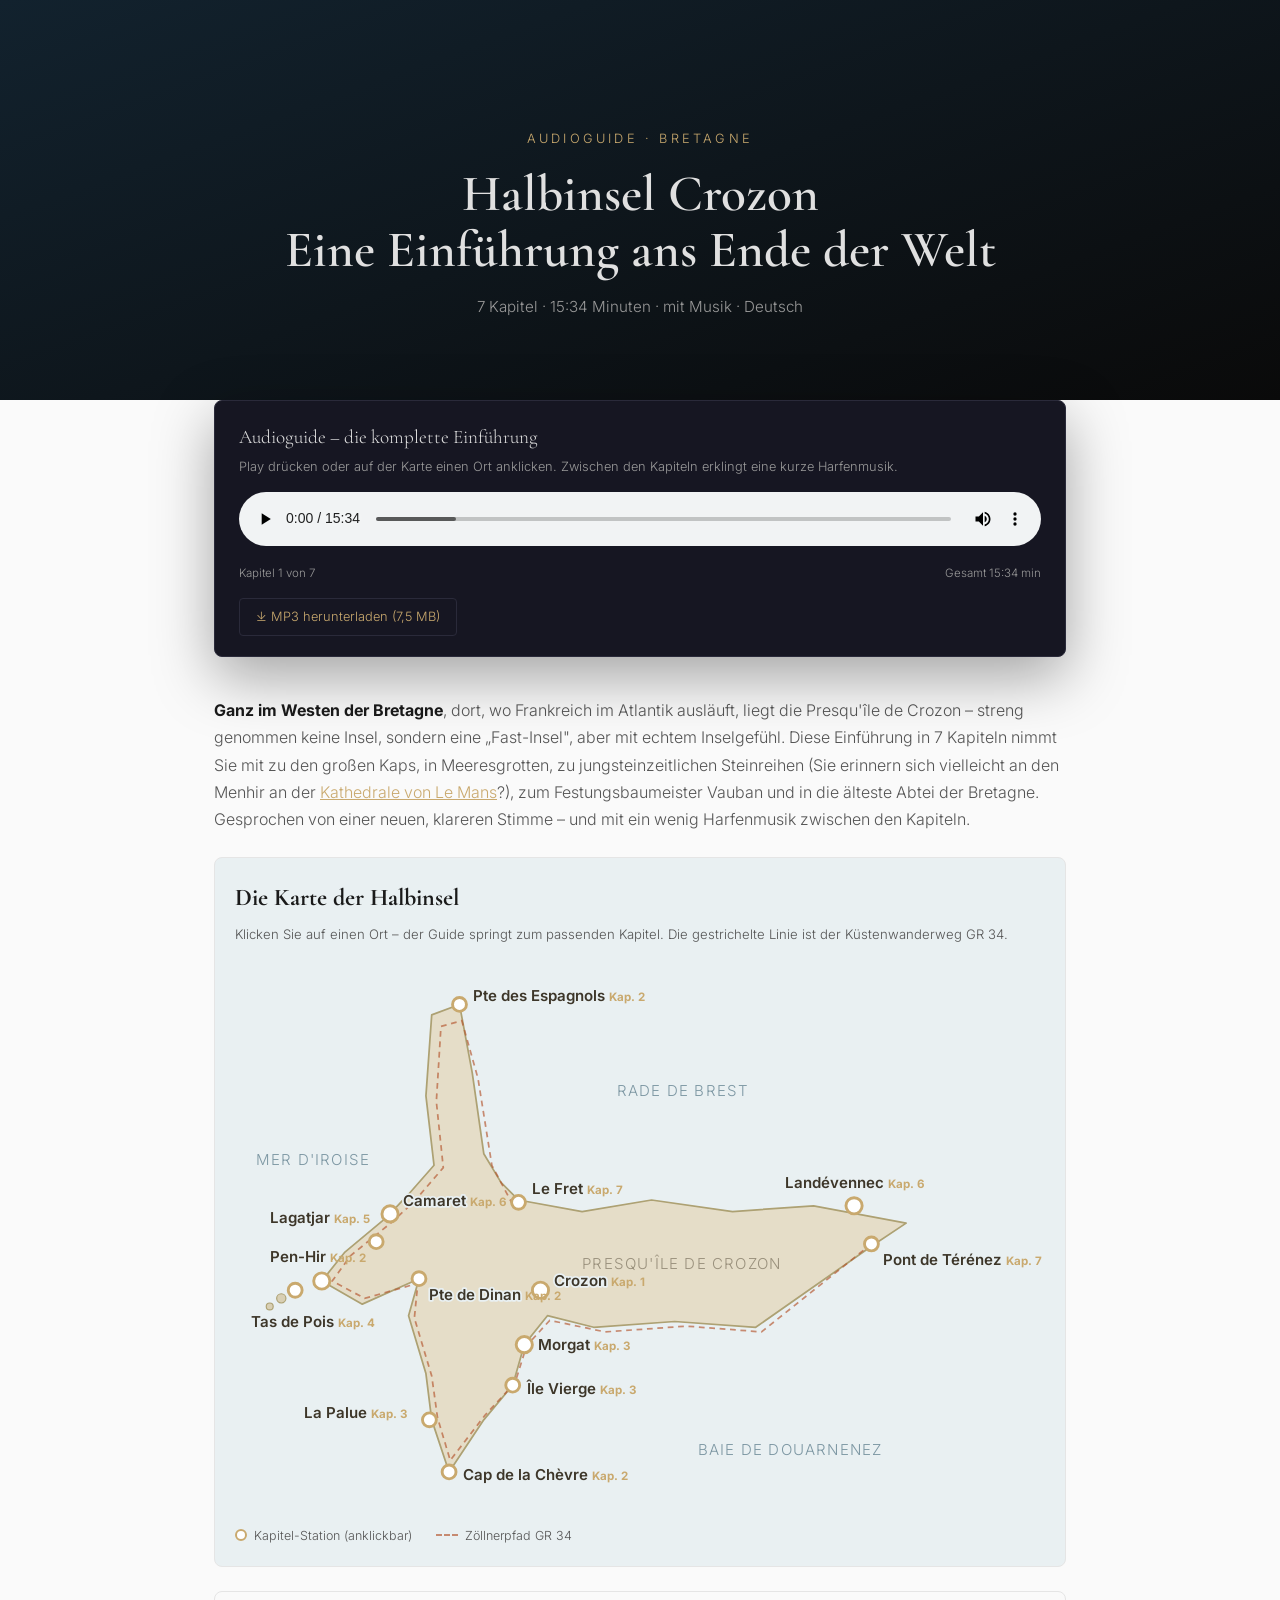
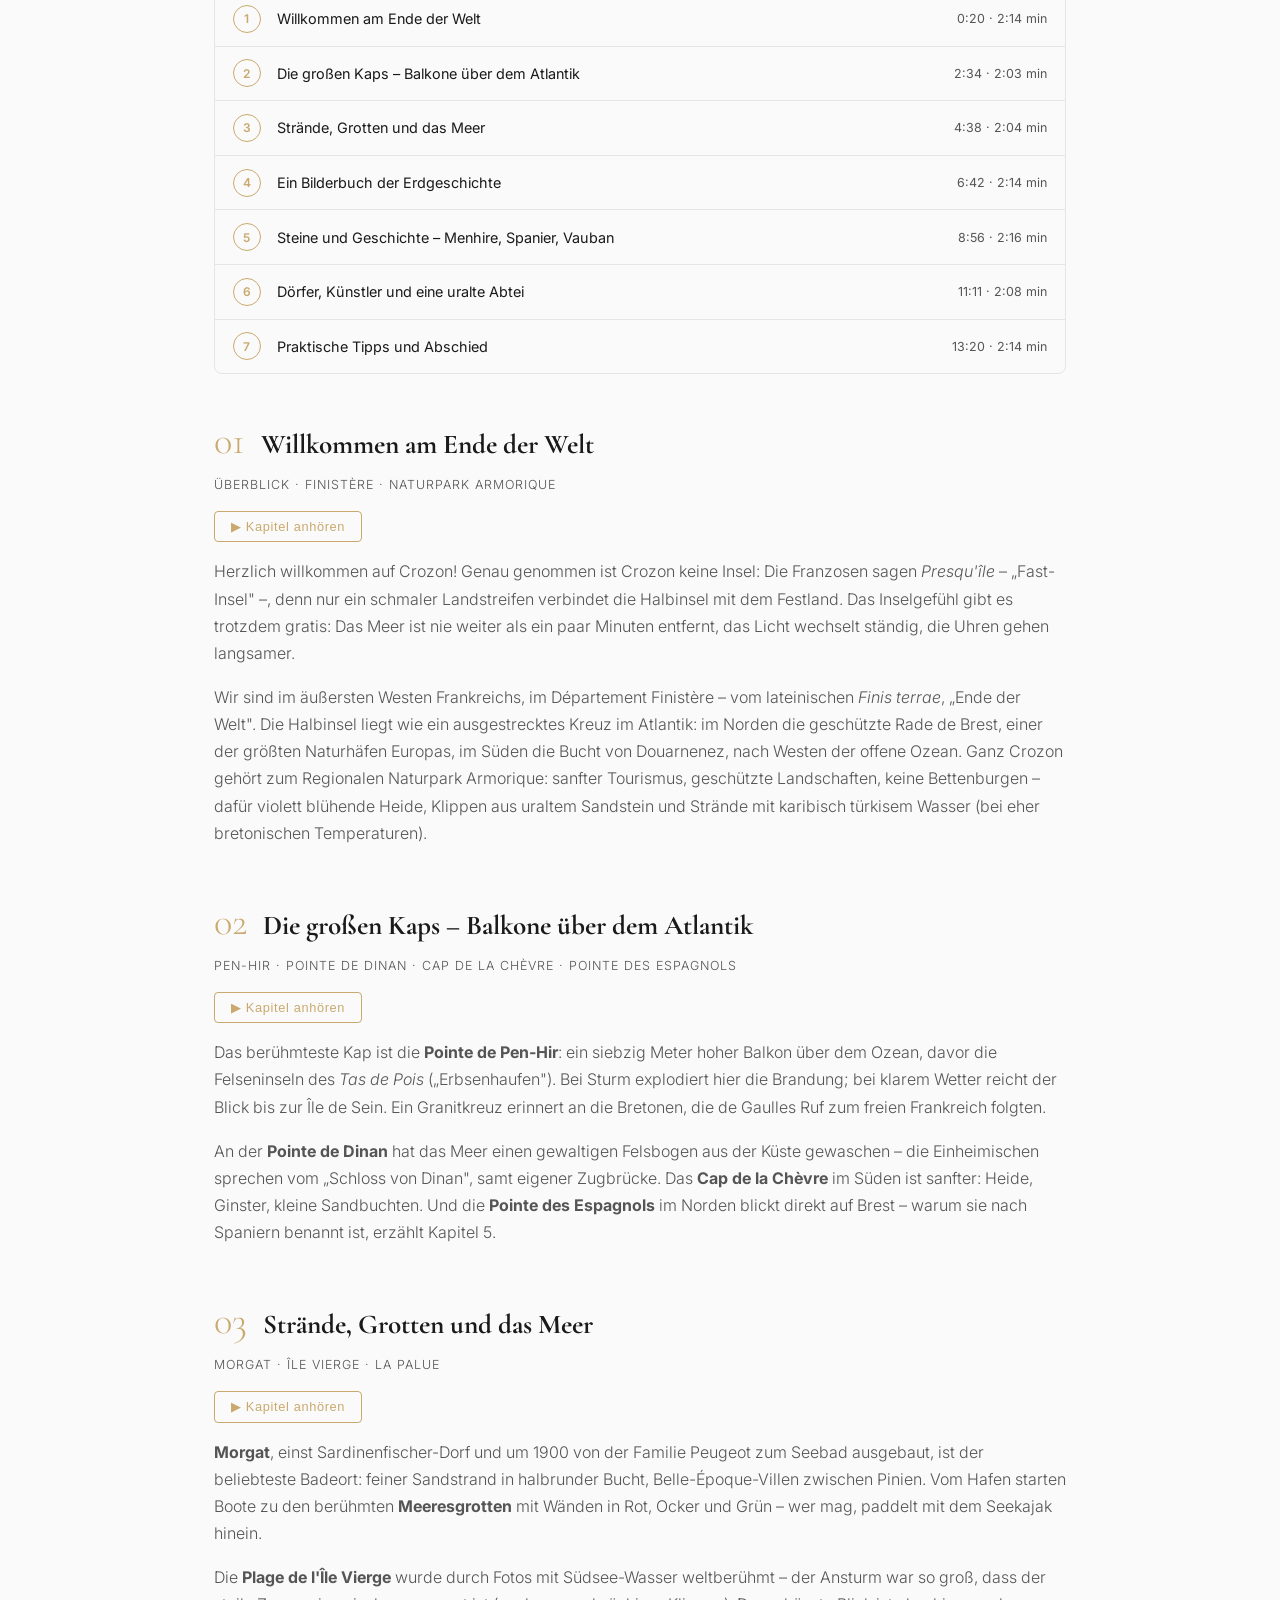
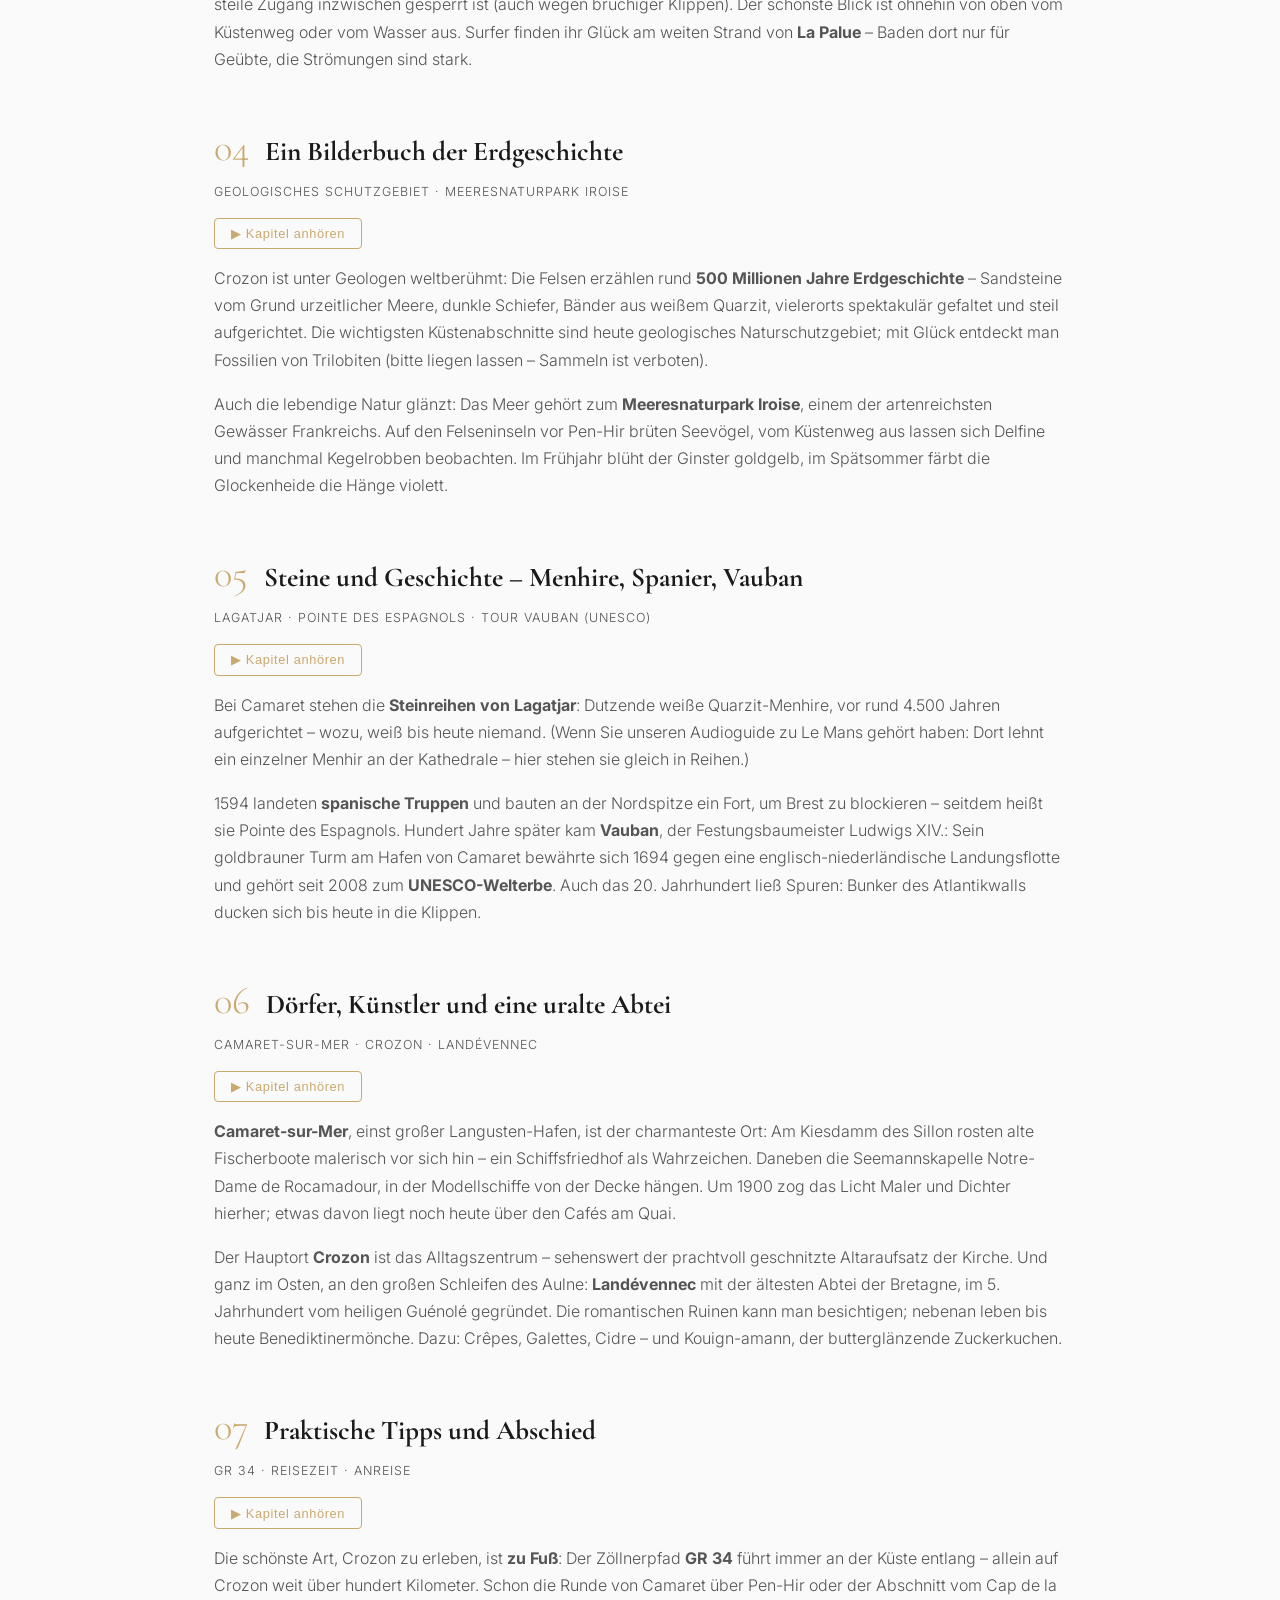
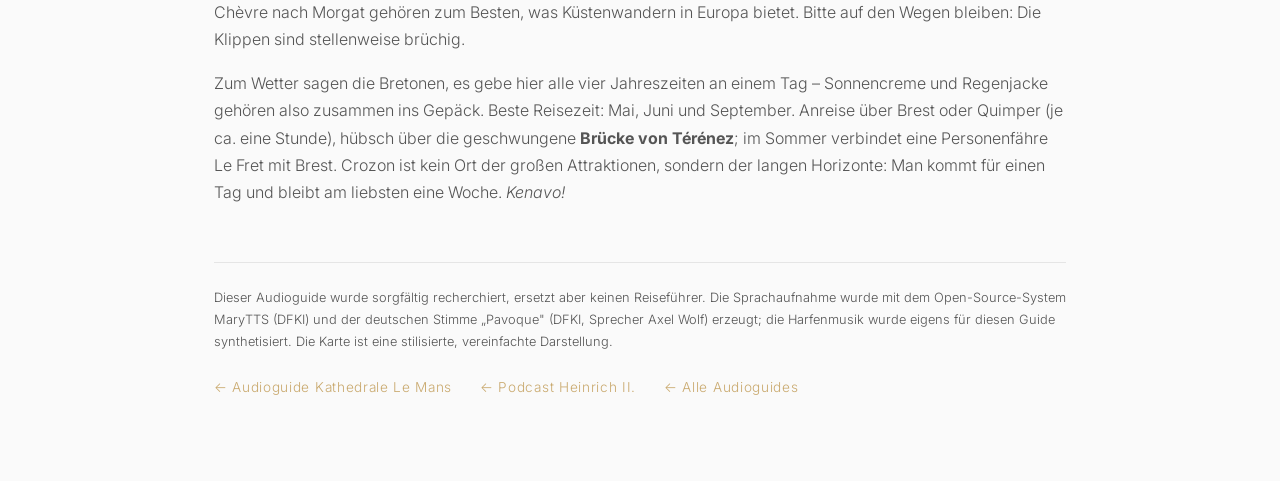
<file: crozon.html>
<!DOCTYPE html>
<html lang="de">
<head>
    <meta charset="UTF-8">
    <meta name="viewport" content="width=device-width, initial-scale=1.0, viewport-fit=cover">
    <meta name="description" content="Audioguide zur Halbinsel Crozon in der Bretagne – Einführung in 7 Kapiteln mit Musik, ca. 15 Minuten, Deutsch, mit klickbarer Karte.">
    <meta property="og:title" content="Halbinsel Crozon – Audioguide-Einführung">
    <meta property="og:description" content="15-minütige Hörführung über die Presqu'île de Crozon: Kaps, Strände, Menhire, Vauban und die älteste Abtei der Bretagne – mit Musik.">
    <meta property="og:type" content="website">
    <title>Halbinsel Crozon – Audioguide-Einführung</title>
    <link rel="preconnect" href="https://fonts.googleapis.com">
    <link rel="preconnect" href="https://fonts.gstatic.com" crossorigin>
    <link href="https://fonts.googleapis.com/css2?family=Inter:wght@300;400;500;600;700;800&family=Cormorant+Garamond:ital,wght@0,400;0,600;1,400;1,600&display=swap" rel="stylesheet">
    <link rel="stylesheet" href="style.css">
    <style>
        /* ===== Crozon-Audioguide (nutzt das hp-Muster der Heinrich-II-Seite) ===== */
        .hp-hero {
            position: relative;
            padding: 8rem 0 5rem;
            background: linear-gradient(160deg, #12222e 0%, var(--primary) 100%);
            color: var(--text-light);
            text-align: center;
        }
        .hp-eyebrow {
            font-size: 0.8rem;
            letter-spacing: 0.25em;
            text-transform: uppercase;
            color: var(--accent);
            margin-bottom: 1rem;
        }
        .hp-hero h1 {
            font-family: var(--font-serif);
            font-weight: 600;
            font-size: clamp(2rem, 5vw, 3.2rem);
            line-height: 1.1;
            margin-bottom: 1rem;
        }
        .hp-hero .hp-sub { color: var(--text-muted); font-size: 0.95rem; }
        .hp-narrow { max-width: 900px; margin: 0 auto; }
        .hp-section { padding: 3rem 0 5rem; }

        .hp-player {
            position: sticky;
            top: 0;
            z-index: 50;
            background: var(--bg-card-dark);
            border: 1px solid var(--border-dark);
            border-radius: var(--radius-lg);
            padding: 1.25rem 1.5rem;
            margin-top: -3rem;
            box-shadow: 0 20px 60px rgba(0,0,0,0.35);
            color: var(--text-light);
        }
        .hp-player-title { font-family: var(--font-serif); font-size: 1.2rem; margin-bottom: 0.15rem; }
        .hp-player-meta { color: var(--text-muted); font-size: 0.8rem; margin-bottom: 0.9rem; }
        .hp-player audio { width: 100%; }
        .hp-player-label {
            font-size: 0.72rem;
            color: var(--text-muted);
            margin-top: 0.6rem;
            display: flex;
            justify-content: space-between;
        }
        .hp-download {
            display: inline-flex;
            align-items: center;
            gap: 0.5rem;
            margin-top: 0.9rem;
            font-size: 0.8rem;
            color: var(--accent);
            border: 1px solid var(--border-dark);
            padding: 0.45rem 1rem;
            border-radius: var(--radius);
            transition: all var(--transition);
        }
        .hp-download:hover { background: var(--accent); color: var(--primary); }

        .hp-intro { margin: 2.5rem 0 1.5rem; color: var(--text-dark-muted); }
        .hp-intro strong { color: var(--text-dark); }
        .hp-intro a { color: var(--accent); text-decoration: underline; }

        .hp-map-card {
            border: 1px solid var(--border-light);
            border-radius: var(--radius-lg);
            background: #e9f0f2;
            padding: 1.25rem;
            margin: 1.5rem 0 1rem;
        }
        .hp-map-card h2 {
            font-family: var(--font-serif);
            font-size: 1.5rem;
            margin-bottom: 0.25rem;
            color: var(--text-dark);
        }
        .hp-map-hint { font-size: 0.82rem; color: var(--text-dark-muted); margin-bottom: 0.75rem; }
        .hp-map-wrap { width: 100%; overflow: hidden; }
        .hp-map-wrap svg { width: 100%; height: auto; display: block; }

        .land { fill: #e5ddc8; stroke: #ada173; stroke-width: 1.5; stroke-linejoin: round; }
        .islet { fill: #d8cfb4; stroke: #ada173; stroke-width: 1; }
        .sea-label, .land-label {
            font-family: var(--font-sans);
            font-size: 13px;
            fill: #7d97a3;
            letter-spacing: 0.08em;
            text-transform: uppercase;
        }
        .land-label { fill: #9a917d; }
        .trail {
            fill: none;
            stroke: #b4552d;
            stroke-width: 1.5;
            stroke-dasharray: 5 4;
            opacity: 0.65;
        }

        .marker { cursor: pointer; }
        .marker circle.halo { fill: var(--accent); fill-opacity: 0; }
        .marker circle.dot {
            fill: #fff;
            stroke: var(--accent);
            stroke-width: 2.5;
            transition: all var(--transition);
        }
        .marker text {
            font-family: var(--font-sans);
            font-size: 13px;
            font-weight: 600;
            fill: #3d3629;
            paint-order: stroke;
            stroke: #e9f0f2;
            stroke-width: 3px;
            stroke-linejoin: round;
        }
        .marker .chnum {
            font-size: 10px;
            font-weight: 700;
            fill: var(--accent);
            stroke: none;
        }
        .marker:hover circle.dot, .marker.active circle.dot { fill: var(--accent); }
        .marker:hover circle.halo { fill-opacity: 0.15; }
        .marker.active circle.halo {
            fill-opacity: 0.2;
            animation: hp-pulse 2s ease-out infinite;
        }
        @keyframes hp-pulse {
            0% { fill-opacity: 0.35; r: 12; }
            100% { fill-opacity: 0; r: 26; }
        }
        .hp-legend {
            display: flex;
            gap: 1.5rem;
            flex-wrap: wrap;
            font-size: 0.78rem;
            color: var(--text-dark-muted);
            margin-top: 0.75rem;
        }
        .hp-legend span { display: inline-flex; align-items: center; gap: 0.45rem; }
        .hp-legend .dotmark {
            width: 12px; height: 12px; border-radius: 50%;
            background: #fff; border: 2.5px solid var(--accent);
        }
        .hp-legend .trailmark {
            width: 22px; height: 0;
            border-top: 2px dashed #b4552d; opacity: 0.65;
        }

        .hp-toc {
            margin: 1.5rem 0 3rem;
            border: 1px solid var(--border-light);
            border-radius: var(--radius-lg);
            overflow: hidden;
        }
        .hp-toc-item {
            display: flex;
            align-items: center;
            gap: 1rem;
            width: 100%;
            text-align: left;
            appearance: none;
            background: transparent;
            border: none;
            border-bottom: 1px solid var(--border-light);
            padding: 0.8rem 1.1rem;
            cursor: pointer;
            font-family: var(--font-sans);
            font-size: 0.9rem;
            color: var(--text-dark);
            transition: background var(--transition);
        }
        .hp-toc-item:last-child { border-bottom: none; }
        .hp-toc-item:hover { background: #f0ece3; }
        .hp-toc-item .num {
            flex-shrink: 0;
            width: 28px; height: 28px;
            border-radius: 50%;
            border: 1px solid var(--accent);
            color: var(--accent);
            display: inline-flex;
            align-items: center;
            justify-content: center;
            font-size: 0.75rem;
            font-weight: 600;
        }
        .hp-toc-item .dur { margin-left: auto; color: var(--text-dark-muted); font-size: 0.78rem; white-space: nowrap; }
        .hp-toc-item.active { background: #f0ece3; }
        .hp-toc-item.active .num { background: var(--accent); color: #fff; }

        .hp-chapter { margin-bottom: 3.5rem; scroll-margin-top: 200px; }
        .hp-chapter-head {
            display: flex;
            align-items: baseline;
            gap: 1rem;
            margin-bottom: 0.75rem;
        }
        .hp-chapter-num {
            font-family: var(--font-serif);
            font-size: 2.4rem;
            color: var(--accent);
            line-height: 1;
        }
        .hp-chapter h2 {
            font-family: var(--font-serif);
            font-size: 1.7rem;
            color: var(--text-dark);
            line-height: 1.2;
        }
        .hp-chapter-loc {
            font-size: 0.78rem;
            letter-spacing: 0.08em;
            text-transform: uppercase;
            color: var(--text-dark-muted);
            margin-bottom: 1rem;
        }
        .hp-chapter-actions { margin-bottom: 1rem; }
        .hp-play-chapter {
            appearance: none;
            border: 1px solid var(--accent);
            background: transparent;
            color: var(--accent);
            border-radius: var(--radius);
            padding: 0.45rem 1rem;
            font-size: 0.8rem;
            letter-spacing: 0.05em;
            cursor: pointer;
            transition: all var(--transition);
        }
        .hp-play-chapter:hover { background: var(--accent); color: #fff; }
        .hp-chapter.playing .hp-play-chapter { background: var(--accent); color: #fff; }
        .hp-chapter.playing .hp-chapter-num { animation: hp-blink 2s ease-in-out infinite; }
        @keyframes hp-blink {
            0%, 100% { opacity: 1; }
            50% { opacity: 0.45; }
        }
        .hp-text p { margin-bottom: 1.05rem; color: var(--text-dark-muted); }

        .hp-footer-note {
            margin-top: 3rem;
            padding-top: 1.5rem;
            border-top: 1px solid var(--border-light);
            font-size: 0.8rem;
            color: var(--text-dark-muted);
        }
        .hp-back {
            display: inline-block;
            margin-top: 1.5rem;
            margin-right: 1.5rem;
            font-size: 0.85rem;
            letter-spacing: 0.05em;
            color: var(--accent);
        }
        @media (max-width: 600px) {
            .hp-player { padding: 1rem; margin-left: -0.5rem; margin-right: -0.5rem; }
            .hp-chapter { scroll-margin-top: 240px; }
        }
    </style>
</head>
<body>

    <!-- Hero -->
    <header class="hp-hero">
        <div class="container hp-narrow">
            <p class="hp-eyebrow">Audioguide · Bretagne</p>
            <h1>Halbinsel Crozon<br>Eine Einführung ans Ende der Welt</h1>
            <p class="hp-sub">7 Kapitel · 15:34 Minuten · mit Musik · Deutsch</p>
        </div>
    </header>

    <section class="hp-section">
        <div class="container hp-narrow">

            <!-- Player -->
            <div class="hp-player" id="hpPlayer">
                <p class="hp-player-title" id="hpNowTitle">Audioguide – die komplette Einführung</p>
                <p class="hp-player-meta" id="hpNowMeta">Play drücken oder auf der Karte einen Ort anklicken. Zwischen den Kapiteln erklingt eine kurze Harfenmusik.</p>
                <audio id="hpAudio" controls preload="metadata">
                    <source src="assets/audioguide-crozon.mp3" type="audio/mpeg">
                    Ihr Browser kann die Audiodatei nicht abspielen.
                    <a href="assets/audioguide-crozon.mp3">MP3 herunterladen</a>.
                </audio>
                <div class="hp-player-label">
                    <span id="hpChapterLabel">Kapitel 1 von 7</span>
                    <span>Gesamt 15:34 min</span>
                </div>
                <a class="hp-download" href="assets/audioguide-crozon.mp3" download>⤓ MP3 herunterladen (7,5 MB)</a>
            </div>

            <!-- Intro -->
            <div class="hp-intro">
                <p><strong>Ganz im Westen der Bretagne</strong>, dort, wo Frankreich im Atlantik ausläuft, liegt die Presqu'île de Crozon – streng genommen keine Insel, sondern eine „Fast-Insel", aber mit echtem Inselgefühl. Diese Einführung in 7 Kapiteln nimmt Sie mit zu den großen Kaps, in Meeresgrotten, zu jungsteinzeitlichen Steinreihen (Sie erinnern sich vielleicht an den Menhir an der <a href="audioguide-le-mans.html">Kathedrale von Le Mans</a>?), zum Festungsbaumeister Vauban und in die älteste Abtei der Bretagne. Gesprochen von einer neuen, klareren Stimme – und mit ein wenig Harfenmusik zwischen den Kapiteln.</p>
            </div>

            <!-- Karte -->
            <div class="hp-map-card">
                <h2>Die Karte der Halbinsel</h2>
                <p class="hp-map-hint">Klicken Sie auf einen Ort – der Guide springt zum passenden Kapitel. Die gestrichelte Linie ist der Küstenwanderweg GR 34.</p>
                <div class="hp-map-wrap">
                    <svg viewBox="0 0 700 480" role="img" aria-label="Stilisierte Karte der Halbinsel Crozon mit den Kapitel-Stationen">
                        <!-- Halbinsel -->
                        <path class="land" d="M 580,230 L 500,215 430,220 360,210 300,220 245,210 230,195
                            215,170 205,100 194,41 170,50 165,120 172,180 150,205 131,225
                            95,255 75,280 110,300 159,278 150,310 165,360 170,400 185,445
                            215,400 240,370 250,335 270,310 310,320 380,315 450,320 550,250 Z"/>
                        <!-- Tas de Pois (Felseninseln) -->
                        <circle class="islet" cx="52" cy="288" r="5"/>
                        <circle class="islet" cx="40" cy="295" r="4"/>
                        <circle class="islet" cx="30" cy="302" r="3"/>
                        <!-- GR34 Küstenweg (stilisiert, folgt der Küste innen) -->
                        <path class="trail" d="M 240,214 L 222,180 210,105 196,55 178,60 174,125 180,182 156,210 137,228
                            100,258 84,280 112,295 158,282 155,312 170,362 175,398 186,435
                            216,396 242,368 252,336 272,314 320,324 390,319 455,324 545,252"/>

                        <text class="sea-label" x="330" y="120">Rade de Brest</text>
                        <text class="sea-label" x="400" y="430">Baie de Douarnenez</text>
                        <text class="sea-label" x="18" y="180">Mer d'Iroise</text>
                        <text class="land-label" x="300" y="270">Presqu'île de Crozon</text>

                        <!-- Marker -->
                        <g class="marker" data-ch="0" tabindex="0" role="button" aria-label="Kapitel 1: Crozon">
                            <circle class="halo" cx="264" cy="288" r="14"/>
                            <circle class="dot" cx="264" cy="288" r="7"/>
                            <text x="276" y="284">Crozon <tspan class="chnum">Kap. 1</tspan></text>
                        </g>
                        <g class="marker" data-ch="1" tabindex="0" role="button" aria-label="Kapitel 2: Pointe de Pen-Hir">
                            <circle class="halo" cx="75" cy="280" r="14"/>
                            <circle class="dot" cx="75" cy="280" r="7"/>
                            <text x="30" y="264">Pen-Hir <tspan class="chnum">Kap. 2</tspan></text>
                        </g>
                        <g class="marker" data-ch="1" tabindex="0" role="button" aria-label="Kapitel 2: Pointe de Dinan">
                            <circle class="halo" cx="159" cy="278" r="12"/>
                            <circle class="dot" cx="159" cy="278" r="6"/>
                            <text x="168" y="296">Pte de Dinan <tspan class="chnum">Kap. 2</tspan></text>
                        </g>
                        <g class="marker" data-ch="1" tabindex="0" role="button" aria-label="Kapitel 2: Cap de la Chèvre">
                            <circle class="halo" cx="185" cy="445" r="12"/>
                            <circle class="dot" cx="185" cy="445" r="6"/>
                            <text x="197" y="452">Cap de la Chèvre <tspan class="chnum">Kap. 2</tspan></text>
                        </g>
                        <g class="marker" data-ch="1" tabindex="0" role="button" aria-label="Kapitel 2: Pointe des Espagnols">
                            <circle class="halo" cx="194" cy="41" r="12"/>
                            <circle class="dot" cx="194" cy="41" r="6"/>
                            <text x="206" y="38">Pte des Espagnols <tspan class="chnum">Kap. 2</tspan></text>
                        </g>
                        <g class="marker" data-ch="2" tabindex="0" role="button" aria-label="Kapitel 3: Morgat">
                            <circle class="halo" cx="250" cy="335" r="14"/>
                            <circle class="dot" cx="250" cy="335" r="7"/>
                            <text x="262" y="340">Morgat <tspan class="chnum">Kap. 3</tspan></text>
                        </g>
                        <g class="marker" data-ch="2" tabindex="0" role="button" aria-label="Kapitel 3: Plage de l'Île Vierge">
                            <circle class="halo" cx="240" cy="370" r="12"/>
                            <circle class="dot" cx="240" cy="370" r="6"/>
                            <text x="252" y="378">Île Vierge <tspan class="chnum">Kap. 3</tspan></text>
                        </g>
                        <g class="marker" data-ch="2" tabindex="0" role="button" aria-label="Kapitel 3: Plage de La Palue">
                            <circle class="halo" cx="168" cy="400" r="12"/>
                            <circle class="dot" cx="168" cy="400" r="6"/>
                            <text x="60" y="398">La Palue <tspan class="chnum">Kap. 3</tspan></text>
                        </g>
                        <g class="marker" data-ch="3" tabindex="0" role="button" aria-label="Kapitel 4: Tas de Pois, Geologie und Natur">
                            <circle class="halo" cx="52" cy="288" r="12"/>
                            <circle class="dot" cx="52" cy="288" r="6"/>
                            <text x="14" y="320">Tas de Pois <tspan class="chnum">Kap. 4</tspan></text>
                        </g>
                        <g class="marker" data-ch="4" tabindex="0" role="button" aria-label="Kapitel 5: Steinreihen von Lagatjar">
                            <circle class="halo" cx="122" cy="246" r="12"/>
                            <circle class="dot" cx="122" cy="246" r="6"/>
                            <text x="30" y="230">Lagatjar <tspan class="chnum">Kap. 5</tspan></text>
                        </g>
                        <g class="marker" data-ch="5" tabindex="0" role="button" aria-label="Kapitel 6: Camaret-sur-Mer">
                            <circle class="halo" cx="134" cy="222" r="14"/>
                            <circle class="dot" cx="134" cy="222" r="7"/>
                            <text x="145" y="215">Camaret <tspan class="chnum">Kap. 6</tspan></text>
                        </g>
                        <g class="marker" data-ch="5" tabindex="0" role="button" aria-label="Kapitel 6: Landévennec">
                            <circle class="halo" cx="535" cy="215" r="14"/>
                            <circle class="dot" cx="535" cy="215" r="7"/>
                            <text x="475" y="200">Landévennec <tspan class="chnum">Kap. 6</tspan></text>
                        </g>
                        <g class="marker" data-ch="6" tabindex="0" role="button" aria-label="Kapitel 7: Brücke von Térénez">
                            <circle class="halo" cx="550" cy="248" r="12"/>
                            <circle class="dot" cx="550" cy="248" r="6"/>
                            <text x="560" y="266">Pont de Térénez <tspan class="chnum">Kap. 7</tspan></text>
                        </g>
                        <g class="marker" data-ch="6" tabindex="0" role="button" aria-label="Kapitel 7: Le Fret">
                            <circle class="halo" cx="245" cy="212" r="12"/>
                            <circle class="dot" cx="245" cy="212" r="6"/>
                            <text x="257" y="205">Le Fret <tspan class="chnum">Kap. 7</tspan></text>
                        </g>
                    </svg>
                </div>
                <div class="hp-legend">
                    <span><span class="dotmark"></span> Kapitel-Station (anklickbar)</span>
                    <span><span class="trailmark"></span> Zöllnerpfad GR 34</span>
                </div>
            </div>

            <!-- Kapitel-Liste (per JS gefüllt) -->
            <div class="hp-toc" id="hpToc"></div>

            <!-- Kapitel 1 -->
            <article class="hp-chapter" data-ch="0" id="kapitel-1">
                <div class="hp-chapter-head">
                    <span class="hp-chapter-num">01</span>
                    <h2>Willkommen am Ende der Welt</h2>
                </div>
                <p class="hp-chapter-loc">Überblick · Finistère · Naturpark Armorique</p>
                <div class="hp-chapter-actions"><button class="hp-play-chapter">▶ Kapitel anhören</button></div>
                <div class="hp-text">
                    <p>Herzlich willkommen auf Crozon! Genau genommen ist Crozon keine Insel: Die Franzosen sagen <em>Presqu'île</em> – „Fast-Insel" –, denn nur ein schmaler Landstreifen verbindet die Halbinsel mit dem Festland. Das Inselgefühl gibt es trotzdem gratis: Das Meer ist nie weiter als ein paar Minuten entfernt, das Licht wechselt ständig, die Uhren gehen langsamer.</p>
                    <p>Wir sind im äußersten Westen Frankreichs, im Département Finistère – vom lateinischen <em>Finis terrae</em>, „Ende der Welt". Die Halbinsel liegt wie ein ausgestrecktes Kreuz im Atlantik: im Norden die geschützte Rade de Brest, einer der größten Naturhäfen Europas, im Süden die Bucht von Douarnenez, nach Westen der offene Ozean. Ganz Crozon gehört zum Regionalen Naturpark Armorique: sanfter Tourismus, geschützte Landschaften, keine Bettenburgen – dafür violett blühende Heide, Klippen aus uraltem Sandstein und Strände mit karibisch türkisem Wasser (bei eher bretonischen Temperaturen).</p>
                </div>
            </article>

            <!-- Kapitel 2 -->
            <article class="hp-chapter" data-ch="1" id="kapitel-2">
                <div class="hp-chapter-head">
                    <span class="hp-chapter-num">02</span>
                    <h2>Die großen Kaps – Balkone über dem Atlantik</h2>
                </div>
                <p class="hp-chapter-loc">Pen-Hir · Pointe de Dinan · Cap de la Chèvre · Pointe des Espagnols</p>
                <div class="hp-chapter-actions"><button class="hp-play-chapter">▶ Kapitel anhören</button></div>
                <div class="hp-text">
                    <p>Das berühmteste Kap ist die <strong>Pointe de Pen-Hir</strong>: ein siebzig Meter hoher Balkon über dem Ozean, davor die Felseninseln des <em>Tas de Pois</em> („Erbsenhaufen"). Bei Sturm explodiert hier die Brandung; bei klarem Wetter reicht der Blick bis zur Île de Sein. Ein Granitkreuz erinnert an die Bretonen, die de Gaulles Ruf zum freien Frankreich folgten.</p>
                    <p>An der <strong>Pointe de Dinan</strong> hat das Meer einen gewaltigen Felsbogen aus der Küste gewaschen – die Einheimischen sprechen vom „Schloss von Dinan", samt eigener Zugbrücke. Das <strong>Cap de la Chèvre</strong> im Süden ist sanfter: Heide, Ginster, kleine Sandbuchten. Und die <strong>Pointe des Espagnols</strong> im Norden blickt direkt auf Brest – warum sie nach Spaniern benannt ist, erzählt Kapitel 5.</p>
                </div>
            </article>

            <!-- Kapitel 3 -->
            <article class="hp-chapter" data-ch="2" id="kapitel-3">
                <div class="hp-chapter-head">
                    <span class="hp-chapter-num">03</span>
                    <h2>Strände, Grotten und das Meer</h2>
                </div>
                <p class="hp-chapter-loc">Morgat · Île Vierge · La Palue</p>
                <div class="hp-chapter-actions"><button class="hp-play-chapter">▶ Kapitel anhören</button></div>
                <div class="hp-text">
                    <p><strong>Morgat</strong>, einst Sardinenfischer-Dorf und um 1900 von der Familie Peugeot zum Seebad ausgebaut, ist der beliebteste Badeort: feiner Sandstrand in halbrunder Bucht, Belle-Époque-Villen zwischen Pinien. Vom Hafen starten Boote zu den berühmten <strong>Meeresgrotten</strong> mit Wänden in Rot, Ocker und Grün – wer mag, paddelt mit dem Seekajak hinein.</p>
                    <p>Die <strong>Plage de l'Île Vierge</strong> wurde durch Fotos mit Südsee-Wasser weltberühmt – der Ansturm war so groß, dass der steile Zugang inzwischen gesperrt ist (auch wegen brüchiger Klippen). Der schönste Blick ist ohnehin von oben vom Küstenweg oder vom Wasser aus. Surfer finden ihr Glück am weiten Strand von <strong>La Palue</strong> – Baden dort nur für Geübte, die Strömungen sind stark.</p>
                </div>
            </article>

            <!-- Kapitel 4 -->
            <article class="hp-chapter" data-ch="3" id="kapitel-4">
                <div class="hp-chapter-head">
                    <span class="hp-chapter-num">04</span>
                    <h2>Ein Bilderbuch der Erdgeschichte</h2>
                </div>
                <p class="hp-chapter-loc">Geologisches Schutzgebiet · Meeresnaturpark Iroise</p>
                <div class="hp-chapter-actions"><button class="hp-play-chapter">▶ Kapitel anhören</button></div>
                <div class="hp-text">
                    <p>Crozon ist unter Geologen weltberühmt: Die Felsen erzählen rund <strong>500 Millionen Jahre Erdgeschichte</strong> – Sandsteine vom Grund urzeitlicher Meere, dunkle Schiefer, Bänder aus weißem Quarzit, vielerorts spektakulär gefaltet und steil aufgerichtet. Die wichtigsten Küstenabschnitte sind heute geologisches Naturschutzgebiet; mit Glück entdeckt man Fossilien von Trilobiten (bitte liegen lassen – Sammeln ist verboten).</p>
                    <p>Auch die lebendige Natur glänzt: Das Meer gehört zum <strong>Meeresnaturpark Iroise</strong>, einem der artenreichsten Gewässer Frankreichs. Auf den Felseninseln vor Pen-Hir brüten Seevögel, vom Küstenweg aus lassen sich Delfine und manchmal Kegelrobben beobachten. Im Frühjahr blüht der Ginster goldgelb, im Spätsommer färbt die Glockenheide die Hänge violett.</p>
                </div>
            </article>

            <!-- Kapitel 5 -->
            <article class="hp-chapter" data-ch="4" id="kapitel-5">
                <div class="hp-chapter-head">
                    <span class="hp-chapter-num">05</span>
                    <h2>Steine und Geschichte – Menhire, Spanier, Vauban</h2>
                </div>
                <p class="hp-chapter-loc">Lagatjar · Pointe des Espagnols · Tour Vauban (UNESCO)</p>
                <div class="hp-chapter-actions"><button class="hp-play-chapter">▶ Kapitel anhören</button></div>
                <div class="hp-text">
                    <p>Bei Camaret stehen die <strong>Steinreihen von Lagatjar</strong>: Dutzende weiße Quarzit-Menhire, vor rund 4.500 Jahren aufgerichtet – wozu, weiß bis heute niemand. (Wenn Sie unseren <a href="audioguide-le-mans.html">Audioguide zu Le Mans</a> gehört haben: Dort lehnt ein einzelner Menhir an der Kathedrale – hier stehen sie gleich in Reihen.)</p>
                    <p>1594 landeten <strong>spanische Truppen</strong> und bauten an der Nordspitze ein Fort, um Brest zu blockieren – seitdem heißt sie Pointe des Espagnols. Hundert Jahre später kam <strong>Vauban</strong>, der Festungsbaumeister Ludwigs XIV.: Sein goldbrauner Turm am Hafen von Camaret bewährte sich 1694 gegen eine englisch-niederländische Landungsflotte und gehört seit 2008 zum <strong>UNESCO-Welterbe</strong>. Auch das 20. Jahrhundert ließ Spuren: Bunker des Atlantikwalls ducken sich bis heute in die Klippen.</p>
                </div>
            </article>

            <!-- Kapitel 6 -->
            <article class="hp-chapter" data-ch="5" id="kapitel-6">
                <div class="hp-chapter-head">
                    <span class="hp-chapter-num">06</span>
                    <h2>Dörfer, Künstler und eine uralte Abtei</h2>
                </div>
                <p class="hp-chapter-loc">Camaret-sur-Mer · Crozon · Landévennec</p>
                <div class="hp-chapter-actions"><button class="hp-play-chapter">▶ Kapitel anhören</button></div>
                <div class="hp-text">
                    <p><strong>Camaret-sur-Mer</strong>, einst großer Langusten-Hafen, ist der charmanteste Ort: Am Kiesdamm des Sillon rosten alte Fischerboote malerisch vor sich hin – ein Schiffsfriedhof als Wahrzeichen. Daneben die Seemannskapelle Notre-Dame de Rocamadour, in der Modellschiffe von der Decke hängen. Um 1900 zog das Licht Maler und Dichter hierher; etwas davon liegt noch heute über den Cafés am Quai.</p>
                    <p>Der Hauptort <strong>Crozon</strong> ist das Alltagszentrum – sehenswert der prachtvoll geschnitzte Altaraufsatz der Kirche. Und ganz im Osten, an den großen Schleifen des Aulne: <strong>Landévennec</strong> mit der ältesten Abtei der Bretagne, im 5. Jahrhundert vom heiligen Guénolé gegründet. Die romantischen Ruinen kann man besichtigen; nebenan leben bis heute Benediktinermönche. Dazu: Crêpes, Galettes, Cidre – und Kouign-amann, der butterglänzende Zuckerkuchen.</p>
                </div>
            </article>

            <!-- Kapitel 7 -->
            <article class="hp-chapter" data-ch="6" id="kapitel-7">
                <div class="hp-chapter-head">
                    <span class="hp-chapter-num">07</span>
                    <h2>Praktische Tipps und Abschied</h2>
                </div>
                <p class="hp-chapter-loc">GR 34 · Reisezeit · Anreise</p>
                <div class="hp-chapter-actions"><button class="hp-play-chapter">▶ Kapitel anhören</button></div>
                <div class="hp-text">
                    <p>Die schönste Art, Crozon zu erleben, ist <strong>zu Fuß</strong>: Der Zöllnerpfad <strong>GR 34</strong> führt immer an der Küste entlang – allein auf Crozon weit über hundert Kilometer. Schon die Runde von Camaret über Pen-Hir oder der Abschnitt vom Cap de la Chèvre nach Morgat gehören zum Besten, was Küstenwandern in Europa bietet. Bitte auf den Wegen bleiben: Die Klippen sind stellenweise brüchig.</p>
                    <p>Zum Wetter sagen die Bretonen, es gebe hier alle vier Jahreszeiten an einem Tag – Sonnencreme und Regenjacke gehören also zusammen ins Gepäck. Beste Reisezeit: Mai, Juni und September. Anreise über Brest oder Quimper (je ca. eine Stunde), hübsch über die geschwungene <strong>Brücke von Térénez</strong>; im Sommer verbindet eine Personenfähre Le Fret mit Brest. Crozon ist kein Ort der großen Attraktionen, sondern der langen Horizonte: Man kommt für einen Tag und bleibt am liebsten eine Woche. <em>Kenavo!</em></p>
                </div>
            </article>

            <p class="hp-footer-note">
                Dieser Audioguide wurde sorgfältig recherchiert, ersetzt aber keinen Reiseführer.
                Die Sprachaufnahme wurde mit dem Open-Source-System MaryTTS (DFKI) und der deutschen Stimme „Pavoque"
                (DFKI, Sprecher Axel Wolf) erzeugt; die Harfenmusik wurde eigens für diesen Guide synthetisiert.
                Die Karte ist eine stilisierte, vereinfachte Darstellung.
            </p>
            <a class="hp-back" href="audioguide-le-mans.html">← Audioguide Kathedrale Le Mans</a>
            <a class="hp-back" href="heinrich-ii.html">← Podcast Heinrich II.</a>
            <a class="hp-back" href="index.html">← Alle Audioguides</a>
        </div>
    </section>

    <script>
    (function () {
        'use strict';

        // Startzeiten der 7 Kapitel in Sekunden (aus der Audio-Produktion; Kapitel 1 beginnt nach dem Musik-Intro)
        var CHAPTERS = [20.1, 154.4, 277.9, 402.0, 535.7, 671.2, 799.6];
        var TOTAL = 934;

        var audio = document.getElementById('hpAudio');
        var nowTitle = document.getElementById('hpNowTitle');
        var chapterLabel = document.getElementById('hpChapterLabel');
        var toc = document.getElementById('hpToc');
        var markers = Array.prototype.slice.call(document.querySelectorAll('.marker'));

        var chapters = Array.prototype.map.call(document.querySelectorAll('.hp-chapter'), function (el) {
            return { el: el, title: el.querySelector('h2').textContent.trim() };
        });

        function fmt(sec) {
            var m = Math.floor(sec / 60), s = Math.round(sec % 60);
            if (s === 60) { m += 1; s = 0; }
            return m + ':' + (s < 10 ? '0' : '') + s;
        }

        function jumpTo(i, scroll) {
            audio.currentTime = CHAPTERS[i] + 0.05;
            audio.play();
            if (scroll) {
                chapters[i].el.scrollIntoView({ behavior: 'smooth', block: 'start' });
            }
        }

        chapters.forEach(function (ch, i) {
            var end = i < CHAPTERS.length - 1 ? CHAPTERS[i + 1] : TOTAL;
            var btn = document.createElement('button');
            btn.className = 'hp-toc-item';
            btn.innerHTML = '<span class="num">' + (i + 1) + '</span><span class="ttl"></span><span class="dur"></span>';
            btn.querySelector('.ttl').textContent = ch.title;
            btn.querySelector('.dur').textContent = fmt(CHAPTERS[i]) + ' · ' + fmt(end - CHAPTERS[i]) + ' min';
            btn.addEventListener('click', function () { jumpTo(i, true); });
            toc.appendChild(btn);
            ch.tocEl = btn;
        });

        markers.forEach(function (mk) {
            var i = parseInt(mk.dataset.ch, 10);
            mk.addEventListener('click', function () { jumpTo(i, false); });
            mk.addEventListener('keydown', function (e) {
                if (e.key === 'Enter' || e.key === ' ') { e.preventDefault(); jumpTo(i, false); }
            });
        });

        Array.prototype.forEach.call(document.querySelectorAll('.hp-play-chapter'), function (btn, i) {
            btn.addEventListener('click', function () { jumpTo(i, false); });
        });

        function currentChapter() {
            var t = audio.currentTime, idx = 0;
            for (var i = 0; i < CHAPTERS.length; i++) {
                if (t >= CHAPTERS[i] - 0.5) idx = i;
            }
            return idx;
        }

        var lastIdx = -1;
        function refresh() {
            var i = currentChapter();
            if (i === lastIdx) return;
            lastIdx = i;
            nowTitle.textContent = 'Kapitel ' + (i + 1) + ' · ' + chapters[i].title;
            chapterLabel.textContent = 'Kapitel ' + (i + 1) + ' von ' + chapters.length;
            chapters.forEach(function (ch, j) {
                ch.el.classList.toggle('playing', j === i && !audio.paused);
                ch.tocEl.classList.toggle('active', j === i);
            });
            markers.forEach(function (mk) {
                mk.classList.toggle('active', parseInt(mk.dataset.ch, 10) === i);
            });
        }
        audio.addEventListener('timeupdate', refresh);
        audio.addEventListener('play', function () { lastIdx = -1; refresh(); });
        audio.addEventListener('pause', function () {
            chapters.forEach(function (ch) { ch.el.classList.remove('playing'); });
        });
        audio.addEventListener('ended', function () {
            nowTitle.textContent = 'Ende der Einführung – Kenavo!';
        });
    })();
    </script>
</body>
</html>
</file>
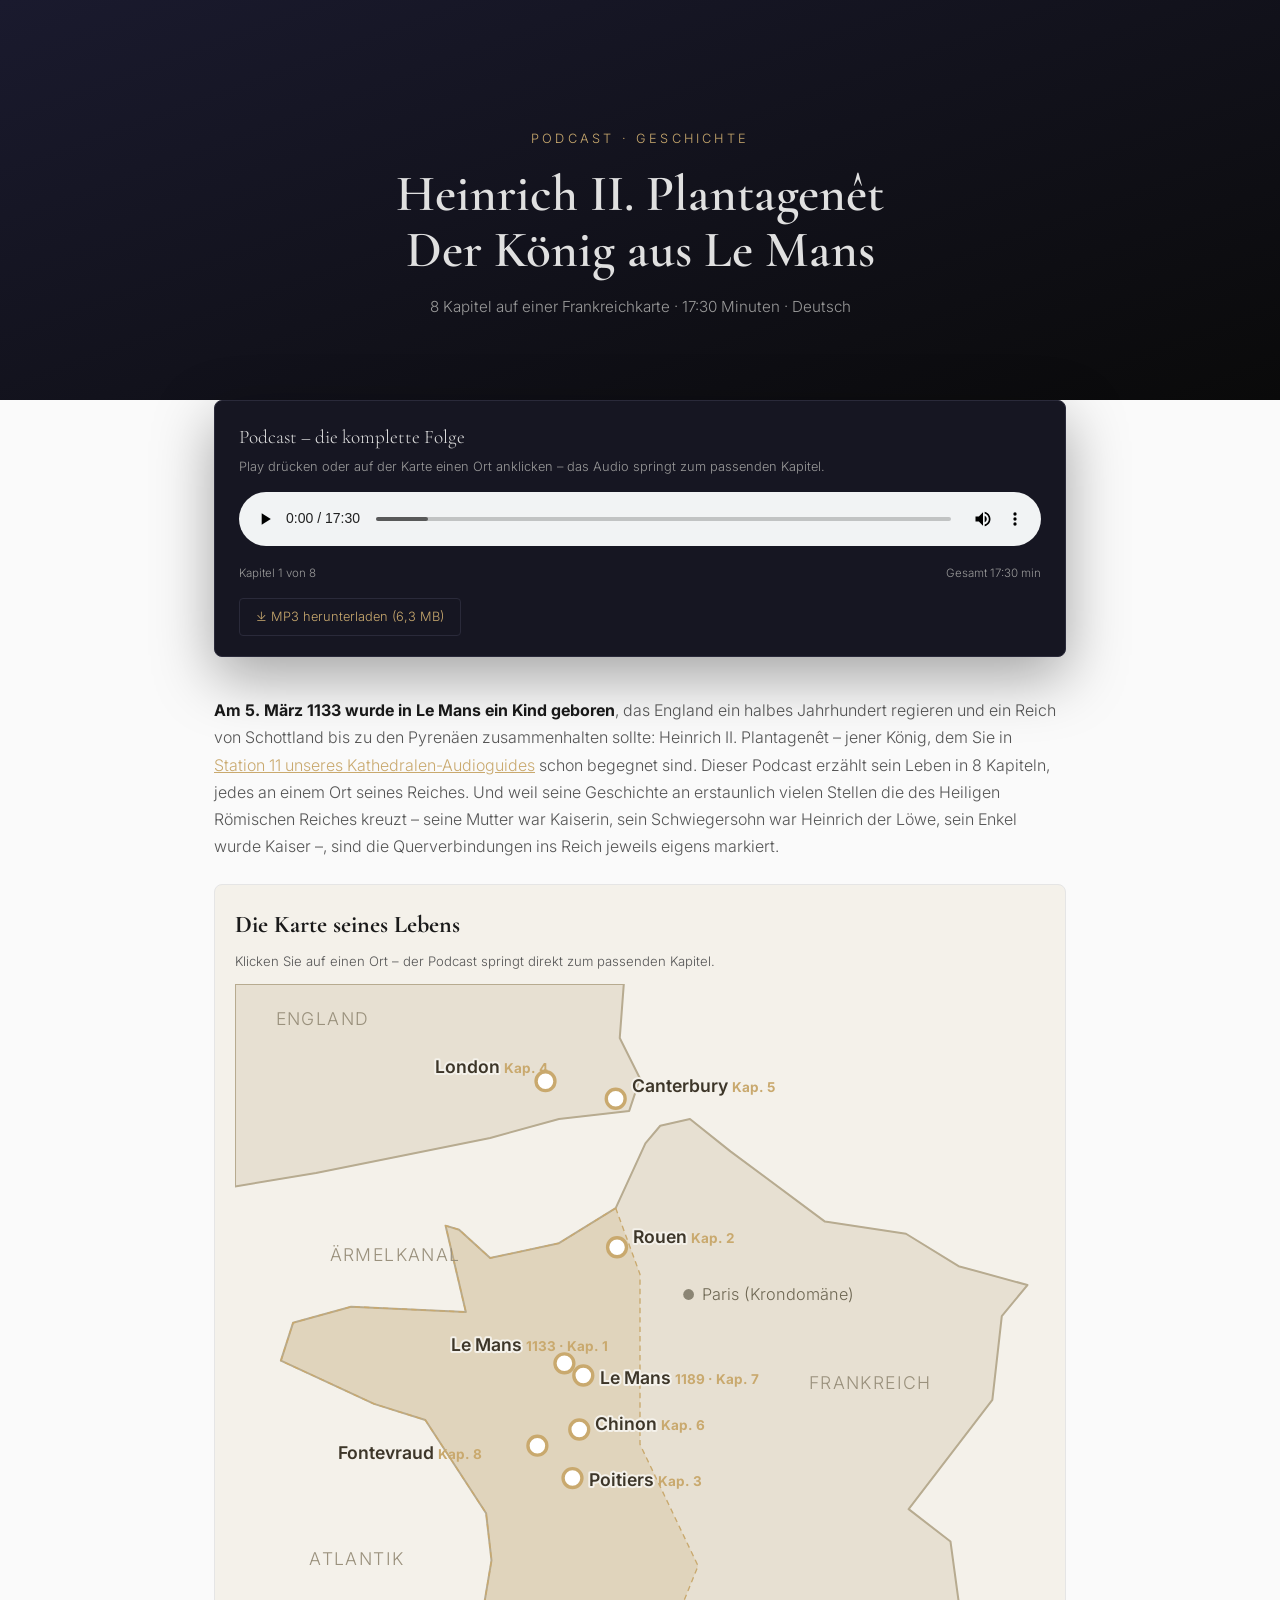
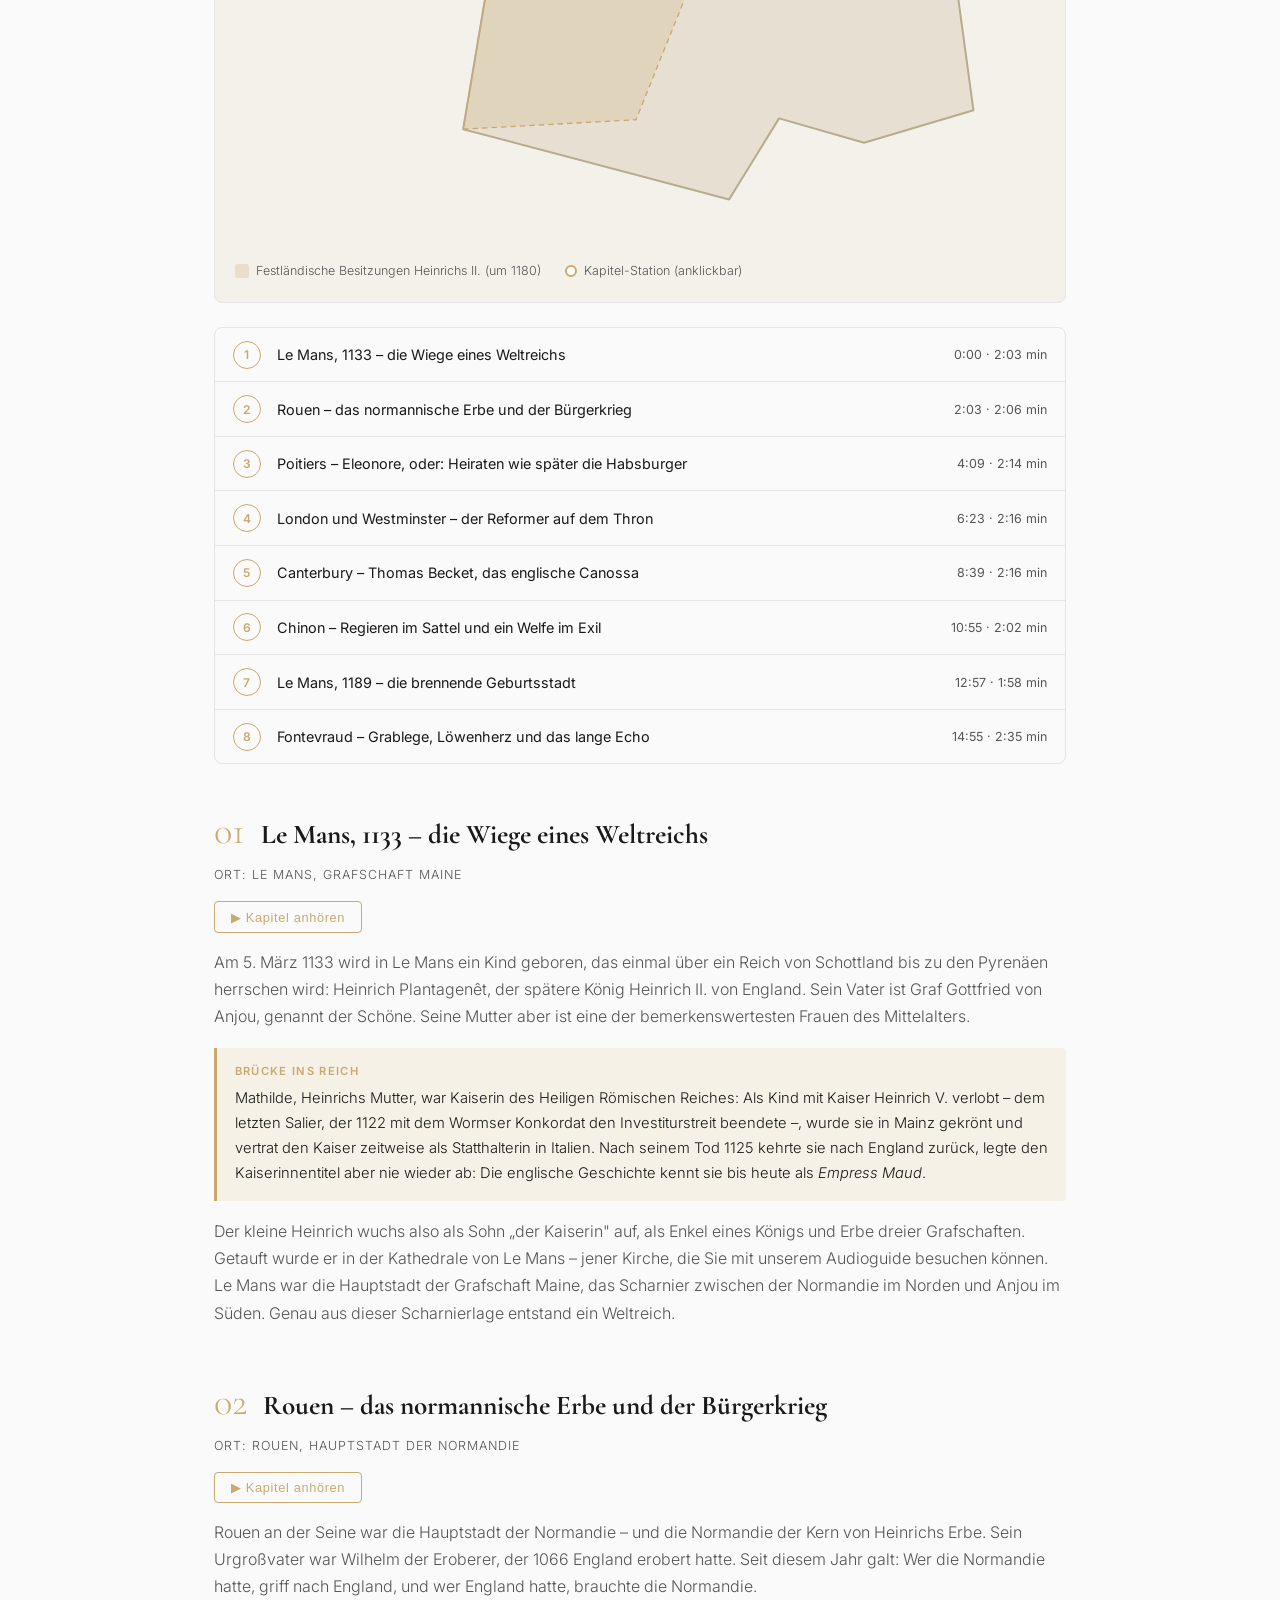
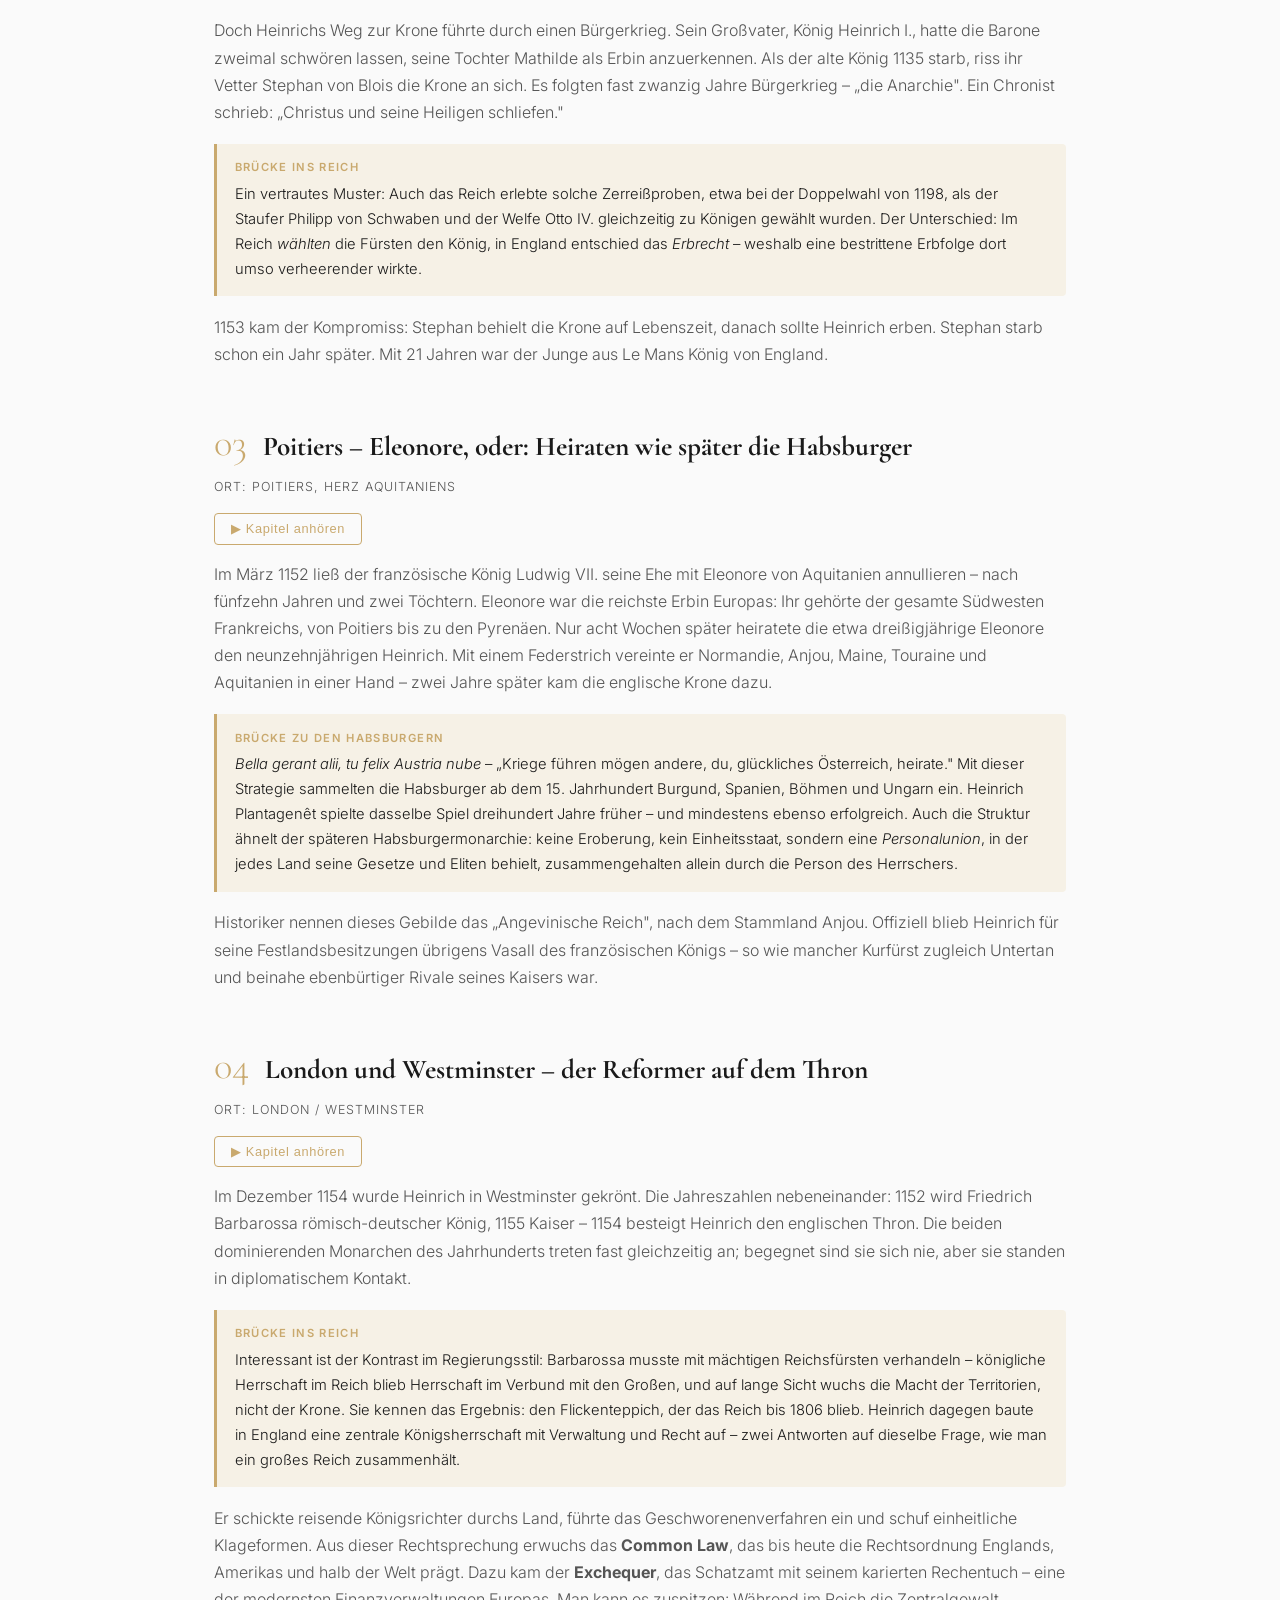
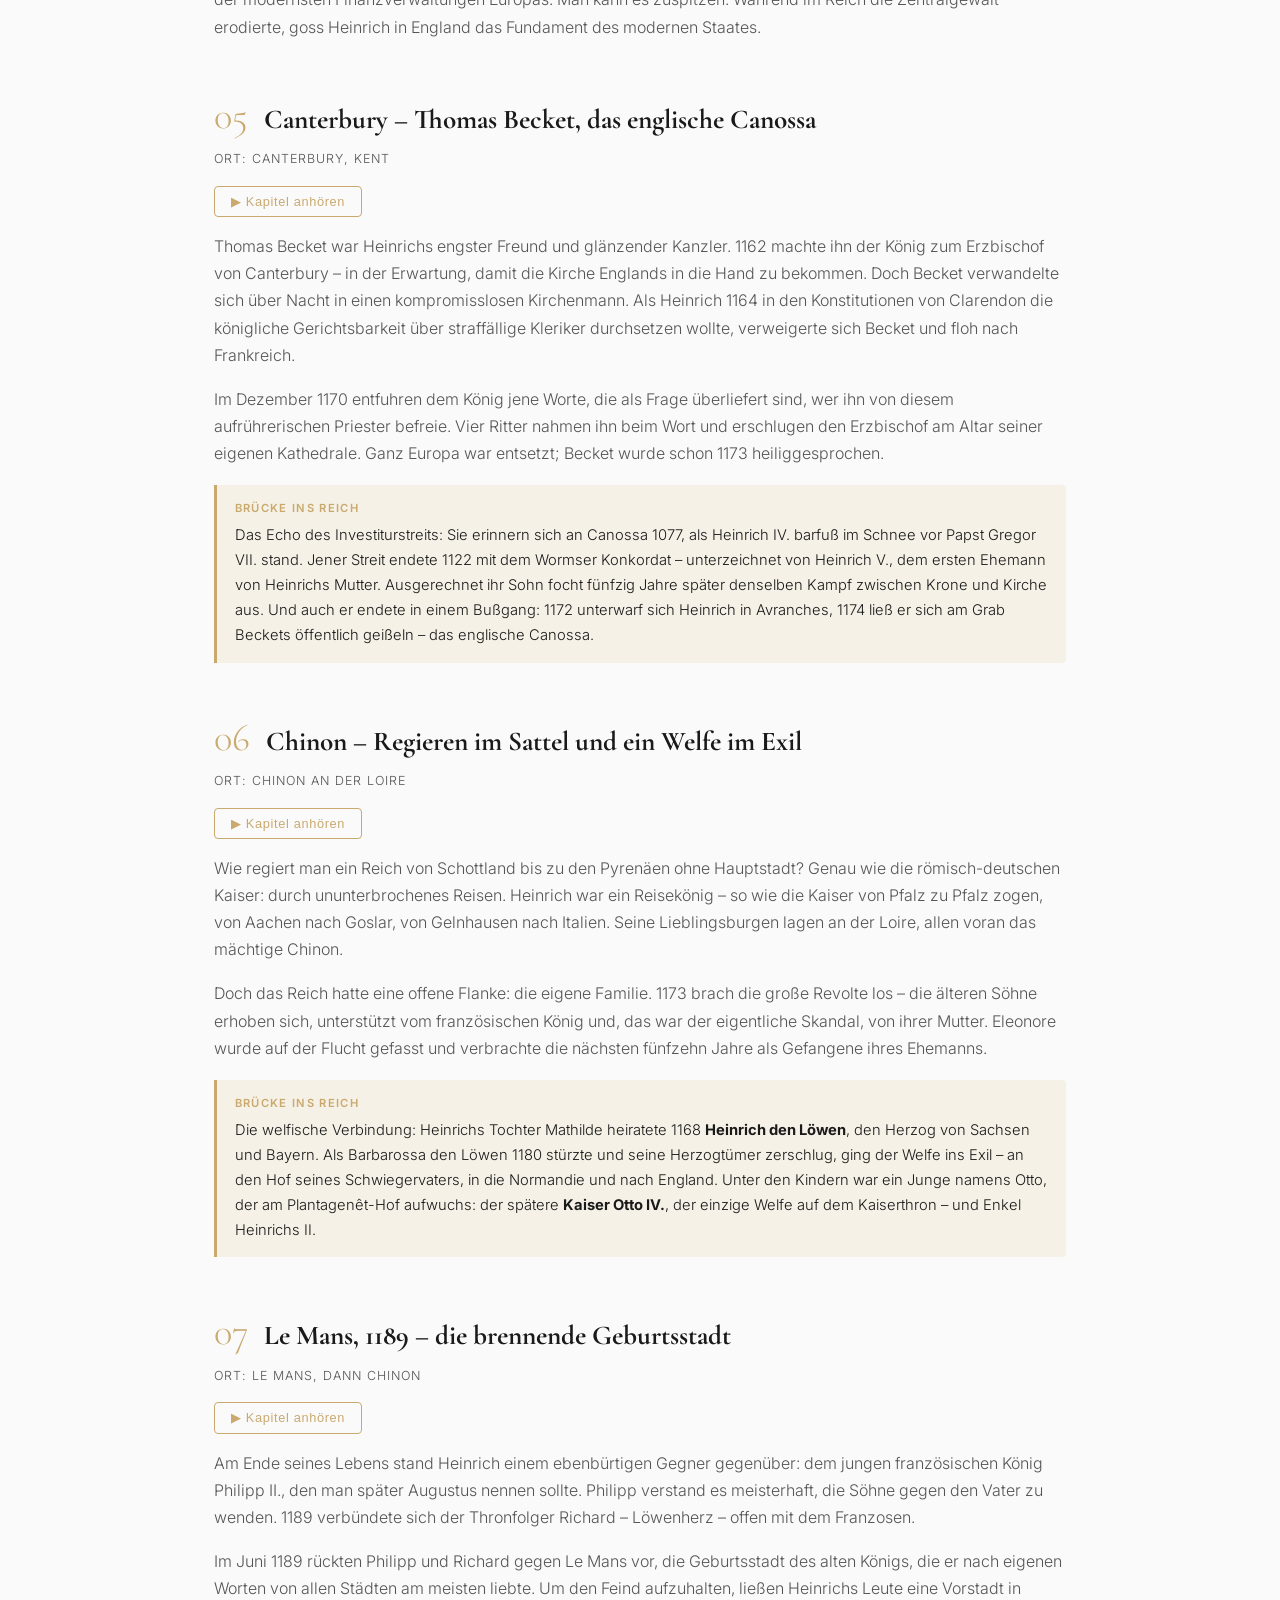
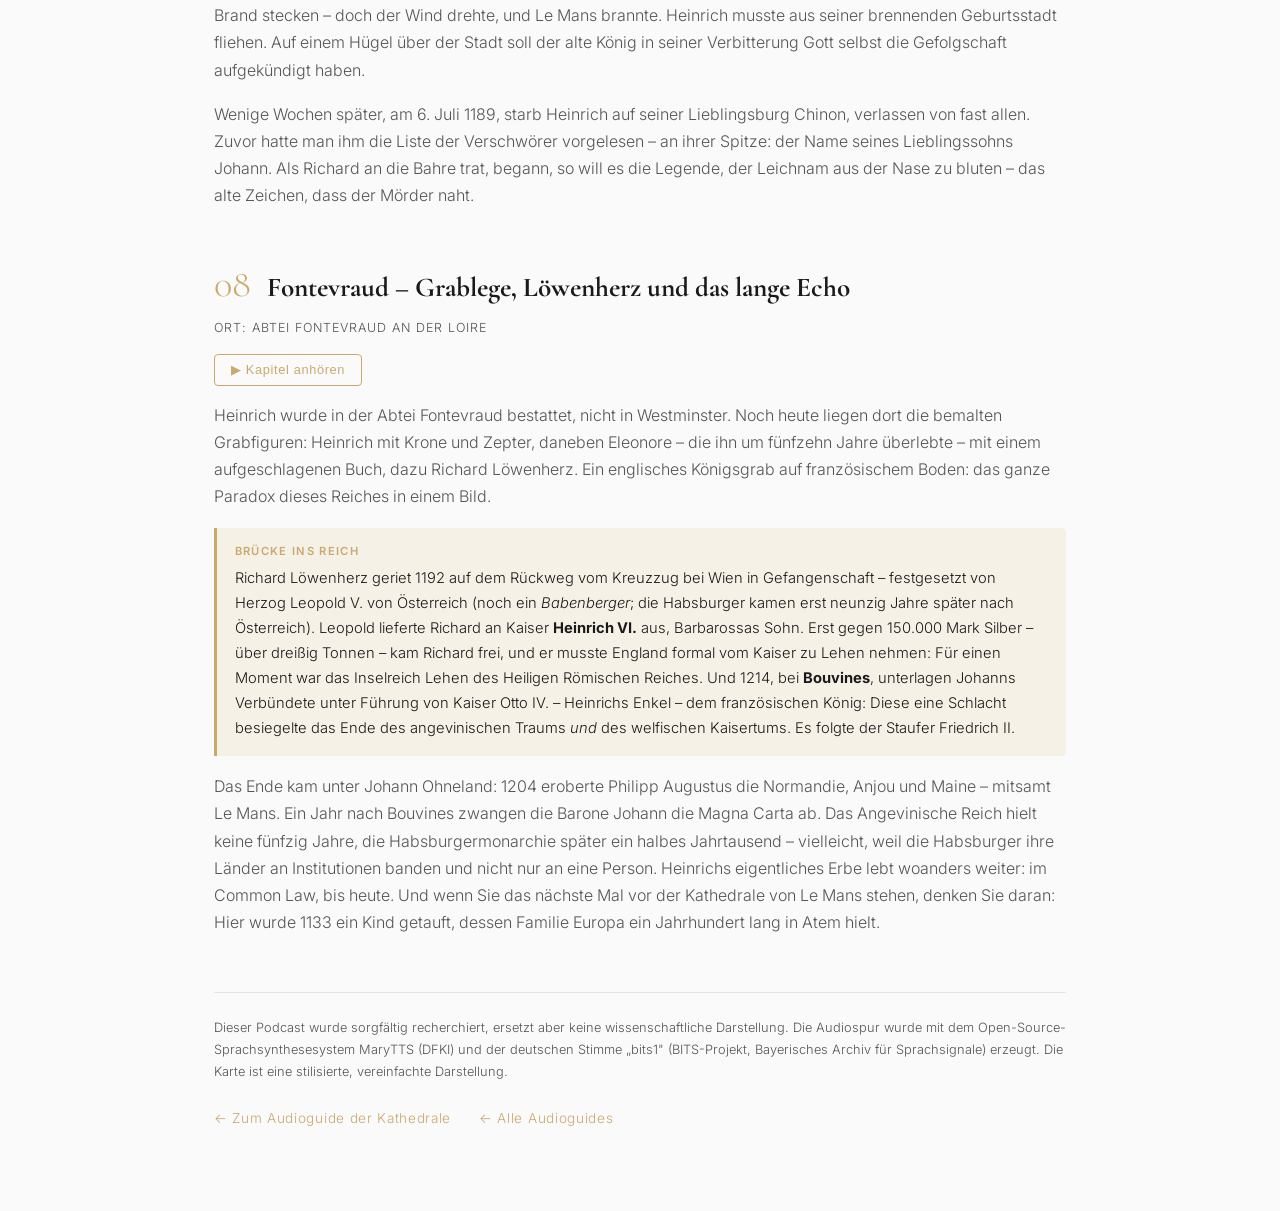
<file: heinrich-ii.html>
<!DOCTYPE html>
<html lang="de">
<head>
    <meta charset="UTF-8">
    <meta name="viewport" content="width=device-width, initial-scale=1.0, viewport-fit=cover">
    <meta name="description" content="Podcast über Heinrich II. Plantagenêt, den 1133 in Le Mans geborenen König von England – 8 Kapitel auf einer interaktiven Frankreichkarte, ca. 17 Minuten, Deutsch.">
    <meta property="og:title" content="Heinrich II. Plantagenêt – Der König aus Le Mans">
    <meta property="og:description" content="Audio-Podcast in 8 Kapiteln auf einer klickbaren Frankreichkarte – mit Querverweisen zur Geschichte des Heiligen Römischen Reiches.">
    <meta property="og:type" content="website">
    <title>Heinrich II. Plantagenêt – Der König aus Le Mans</title>
    <link rel="preconnect" href="https://fonts.googleapis.com">
    <link rel="preconnect" href="https://fonts.gstatic.com" crossorigin>
    <link href="https://fonts.googleapis.com/css2?family=Inter:wght@300;400;500;600;700;800&family=Cormorant+Garamond:ital,wght@0,400;0,600;1,400;1,600&display=swap" rel="stylesheet">
    <link rel="stylesheet" href="style.css">
    <style>
        /* ===== Heinrich-II-Podcast ===== */
        .hp-hero {
            position: relative;
            padding: 8rem 0 5rem;
            background: linear-gradient(160deg, var(--secondary) 0%, var(--primary) 100%);
            color: var(--text-light);
            text-align: center;
        }
        .hp-eyebrow {
            font-size: 0.8rem;
            letter-spacing: 0.25em;
            text-transform: uppercase;
            color: var(--accent);
            margin-bottom: 1rem;
        }
        .hp-hero h1 {
            font-family: var(--font-serif);
            font-weight: 600;
            font-size: clamp(2rem, 5vw, 3.2rem);
            line-height: 1.1;
            margin-bottom: 1rem;
        }
        .hp-hero .hp-sub { color: var(--text-muted); font-size: 0.95rem; }
        .hp-narrow { max-width: 900px; margin: 0 auto; }
        .hp-section { padding: 3rem 0 5rem; }

        /* Sticky player */
        .hp-player {
            position: sticky;
            top: 0;
            z-index: 50;
            background: var(--bg-card-dark);
            border: 1px solid var(--border-dark);
            border-radius: var(--radius-lg);
            padding: 1.25rem 1.5rem;
            margin-top: -3rem;
            box-shadow: 0 20px 60px rgba(0,0,0,0.35);
            color: var(--text-light);
        }
        .hp-player-title { font-family: var(--font-serif); font-size: 1.2rem; margin-bottom: 0.15rem; }
        .hp-player-meta { color: var(--text-muted); font-size: 0.8rem; margin-bottom: 0.9rem; }
        .hp-player audio { width: 100%; }
        .hp-player-label {
            font-size: 0.72rem;
            color: var(--text-muted);
            margin-top: 0.6rem;
            display: flex;
            justify-content: space-between;
        }
        .hp-download {
            display: inline-flex;
            align-items: center;
            gap: 0.5rem;
            margin-top: 0.9rem;
            font-size: 0.8rem;
            color: var(--accent);
            border: 1px solid var(--border-dark);
            padding: 0.45rem 1rem;
            border-radius: var(--radius);
            transition: all var(--transition);
        }
        .hp-download:hover { background: var(--accent); color: var(--primary); }

        .hp-intro { margin: 2.5rem 0 1.5rem; color: var(--text-dark-muted); }
        .hp-intro strong { color: var(--text-dark); }
        .hp-intro a { color: var(--accent); text-decoration: underline; }

        /* Karte */
        .hp-map-card {
            border: 1px solid var(--border-light);
            border-radius: var(--radius-lg);
            background: #f4f1ea;
            padding: 1.25rem;
            margin: 1.5rem 0 1rem;
        }
        .hp-map-card h2 {
            font-family: var(--font-serif);
            font-size: 1.5rem;
            margin-bottom: 0.25rem;
            color: var(--text-dark);
        }
        .hp-map-hint { font-size: 0.82rem; color: var(--text-dark-muted); margin-bottom: 0.75rem; }
        .hp-map-wrap { width: 100%; overflow: hidden; }
        .hp-map-wrap svg { width: 100%; height: auto; display: block; }

        .land { fill: #e7e0d2; stroke: #b7ab90; stroke-width: 1.5; stroke-linejoin: round; }
        .sea-label, .land-label {
            font-family: var(--font-sans);
            font-size: 13px;
            fill: #9a917d;
            letter-spacing: 0.08em;
            text-transform: uppercase;
        }
        .angevin {
            fill: var(--accent);
            fill-opacity: 0.22;
            stroke: var(--accent);
            stroke-width: 1;
            stroke-dasharray: 4 3;
        }
        .ctx-dot { fill: #8b8574; }
        .ctx-label { font-family: var(--font-sans); font-size: 12px; fill: #6e6753; }

        .marker { cursor: pointer; }
        .marker circle.halo { fill: var(--accent); fill-opacity: 0; transition: fill-opacity var(--transition); }
        .marker circle.dot {
            fill: #fff;
            stroke: var(--accent);
            stroke-width: 2.5;
            transition: all var(--transition);
        }
        .marker text {
            font-family: var(--font-sans);
            font-size: 13px;
            font-weight: 600;
            fill: #3d3629;
            paint-order: stroke;
            stroke: #f4f1ea;
            stroke-width: 3px;
            stroke-linejoin: round;
        }
        .marker .chnum {
            font-size: 10px;
            font-weight: 700;
            fill: var(--accent);
            stroke: none;
        }
        .marker:hover circle.dot, .marker.active circle.dot { fill: var(--accent); }
        .marker:hover circle.halo { fill-opacity: 0.15; }
        .marker.active circle.halo {
            fill-opacity: 0.2;
            animation: hp-pulse 2s ease-out infinite;
        }
        @keyframes hp-pulse {
            0% { fill-opacity: 0.35; r: 12; }
            100% { fill-opacity: 0; r: 26; }
        }
        .hp-legend {
            display: flex;
            gap: 1.5rem;
            flex-wrap: wrap;
            font-size: 0.78rem;
            color: var(--text-dark-muted);
            margin-top: 0.75rem;
        }
        .hp-legend span { display: inline-flex; align-items: center; gap: 0.45rem; }
        .hp-legend .sw {
            width: 14px; height: 14px; border-radius: 3px;
            background: var(--accent); opacity: 0.25;
            border: 1px dashed var(--accent);
        }
        .hp-legend .dotmark {
            width: 12px; height: 12px; border-radius: 50%;
            background: #fff; border: 2.5px solid var(--accent);
        }

        /* Kapitel-Liste */
        .hp-toc {
            margin: 1.5rem 0 3rem;
            border: 1px solid var(--border-light);
            border-radius: var(--radius-lg);
            overflow: hidden;
        }
        .hp-toc-item {
            display: flex;
            align-items: center;
            gap: 1rem;
            width: 100%;
            text-align: left;
            appearance: none;
            background: transparent;
            border: none;
            border-bottom: 1px solid var(--border-light);
            padding: 0.8rem 1.1rem;
            cursor: pointer;
            font-family: var(--font-sans);
            font-size: 0.9rem;
            color: var(--text-dark);
            transition: background var(--transition);
        }
        .hp-toc-item:last-child { border-bottom: none; }
        .hp-toc-item:hover { background: #f0ece3; }
        .hp-toc-item .num {
            flex-shrink: 0;
            width: 28px; height: 28px;
            border-radius: 50%;
            border: 1px solid var(--accent);
            color: var(--accent);
            display: inline-flex;
            align-items: center;
            justify-content: center;
            font-size: 0.75rem;
            font-weight: 600;
        }
        .hp-toc-item .dur { margin-left: auto; color: var(--text-dark-muted); font-size: 0.78rem; white-space: nowrap; }
        .hp-toc-item.active { background: #f0ece3; }
        .hp-toc-item.active .num { background: var(--accent); color: #fff; }

        /* Kapitel-Transkripte */
        .hp-chapter { margin-bottom: 3.5rem; scroll-margin-top: 200px; }
        .hp-chapter-head {
            display: flex;
            align-items: baseline;
            gap: 1rem;
            margin-bottom: 0.75rem;
        }
        .hp-chapter-num {
            font-family: var(--font-serif);
            font-size: 2.4rem;
            color: var(--accent);
            line-height: 1;
        }
        .hp-chapter h2 {
            font-family: var(--font-serif);
            font-size: 1.7rem;
            color: var(--text-dark);
            line-height: 1.2;
        }
        .hp-chapter-loc {
            font-size: 0.78rem;
            letter-spacing: 0.08em;
            text-transform: uppercase;
            color: var(--text-dark-muted);
            margin-bottom: 1rem;
        }
        .hp-chapter-actions { margin-bottom: 1rem; }
        .hp-play-chapter {
            appearance: none;
            border: 1px solid var(--accent);
            background: transparent;
            color: var(--accent);
            border-radius: var(--radius);
            padding: 0.45rem 1rem;
            font-size: 0.8rem;
            letter-spacing: 0.05em;
            cursor: pointer;
            transition: all var(--transition);
        }
        .hp-play-chapter:hover { background: var(--accent); color: #fff; }
        .hp-chapter.playing .hp-play-chapter { background: var(--accent); color: #fff; }
        .hp-chapter.playing .hp-chapter-num { animation: hp-blink 2s ease-in-out infinite; }
        @keyframes hp-blink {
            0%, 100% { opacity: 1; }
            50% { opacity: 0.45; }
        }
        .hp-text p { margin-bottom: 1.05rem; color: var(--text-dark-muted); }
        .hp-hre {
            border-left: 3px solid var(--accent);
            background: #f6f1e6;
            padding: 0.9rem 1.1rem;
            margin: 1.1rem 0;
            font-size: 0.92rem;
            color: var(--text-dark);
            border-radius: 0 var(--radius) var(--radius) 0;
        }
        .hp-hre .hp-hre-tag {
            display: block;
            font-size: 0.7rem;
            letter-spacing: 0.12em;
            text-transform: uppercase;
            color: var(--accent);
            margin-bottom: 0.3rem;
            font-weight: 600;
        }

        .hp-footer-note {
            margin-top: 3rem;
            padding-top: 1.5rem;
            border-top: 1px solid var(--border-light);
            font-size: 0.8rem;
            color: var(--text-dark-muted);
        }
        .hp-back {
            display: inline-block;
            margin-top: 1.5rem;
            margin-right: 1.5rem;
            font-size: 0.85rem;
            letter-spacing: 0.05em;
            color: var(--accent);
        }
        @media (max-width: 600px) {
            .hp-player { padding: 1rem; margin-left: -0.5rem; margin-right: -0.5rem; }
            .hp-chapter { scroll-margin-top: 240px; }
        }
    </style>
</head>
<body>

    <!-- Hero -->
    <header class="hp-hero">
        <div class="container hp-narrow">
            <p class="hp-eyebrow">Podcast · Geschichte</p>
            <h1>Heinrich II. Plantagenêt<br>Der König aus Le Mans</h1>
            <p class="hp-sub">8 Kapitel auf einer Frankreichkarte · 17:30 Minuten · Deutsch</p>
        </div>
    </header>

    <section class="hp-section">
        <div class="container hp-narrow">

            <!-- Player -->
            <div class="hp-player" id="hpPlayer">
                <p class="hp-player-title" id="hpNowTitle">Podcast – die komplette Folge</p>
                <p class="hp-player-meta" id="hpNowMeta">Play drücken oder auf der Karte einen Ort anklicken – das Audio springt zum passenden Kapitel.</p>
                <audio id="hpAudio" controls preload="metadata">
                    <source src="assets/podcast-heinrich-ii.mp3" type="audio/mpeg">
                    Ihr Browser kann die Audiodatei nicht abspielen.
                    <a href="assets/podcast-heinrich-ii.mp3">MP3 herunterladen</a>.
                </audio>
                <div class="hp-player-label">
                    <span id="hpChapterLabel">Kapitel 1 von 8</span>
                    <span>Gesamt 17:30 min</span>
                </div>
                <a class="hp-download" href="assets/podcast-heinrich-ii.mp3" download>⤓ MP3 herunterladen (6,3 MB)</a>
            </div>

            <!-- Intro -->
            <div class="hp-intro">
                <p><strong>Am 5. März 1133 wurde in Le Mans ein Kind geboren</strong>, das England ein halbes Jahrhundert regieren und ein Reich von Schottland bis zu den Pyrenäen zusammenhalten sollte: Heinrich II. Plantagenêt – jener König, dem Sie in <a href="audioguide-le-mans.html">Station 11 unseres Kathedralen-Audioguides</a> schon begegnet sind. Dieser Podcast erzählt sein Leben in 8 Kapiteln, jedes an einem Ort seines Reiches. Und weil seine Geschichte an erstaunlich vielen Stellen die des Heiligen Römischen Reiches kreuzt – seine Mutter war Kaiserin, sein Schwiegersohn war Heinrich der Löwe, sein Enkel wurde Kaiser –, sind die Querverbindungen ins Reich jeweils eigens markiert.</p>
            </div>

            <!-- Karte -->
            <div class="hp-map-card">
                <h2>Die Karte seines Lebens</h2>
                <p class="hp-map-hint">Klicken Sie auf einen Ort – der Podcast springt direkt zum passenden Kapitel.</p>
                <div class="hp-map-wrap">
                    <svg viewBox="0 0 600 640" role="img" aria-label="Karte Frankreichs mit den Lebensstationen Heinrichs II.">
                        <!-- England (Ausschnitt) -->
                        <path class="land" d="M 0,150 L 60,140 120,128 189,114 240,100 292,94 300,70 285,40 288,0 L 0,0 Z"/>
                        <!-- Frankreich -->
                        <path class="land" d="M 315,105 L 337,100 367,124 437,176 497,185 536,209 587,223 568,246 561,308 499,389 530,413 547,538 466,562 403,544 366,604 169,552 190,427 186,392 141,323 103,311 34,279 43,251 86,239 171,243 156,179 166,182 189,203 240,192 282,166 304,118 Z"/>
                        <!-- Angevinischer Festlandbesitz (um 1180) -->
                        <path class="angevin" d="M 282,166 L 300,215 300,341 343,431 297,545 169,552 190,427 186,392 141,323 103,311 34,279 43,251 86,239 171,243 156,179 166,182 189,203 240,192 Z"/>

                        <text class="sea-label" x="70" y="205">Ärmelkanal</text>
                        <text class="sea-label" x="55" y="430">Atlantik</text>
                        <text class="land-label" x="425" y="300">Frankreich</text>
                        <text class="land-label" x="30" y="30">England</text>

                        <!-- Kontext: Paris -->
                        <circle class="ctx-dot" cx="336" cy="230" r="4"/>
                        <text class="ctx-label" x="346" y="234">Paris (Krondomäne)</text>

                        <!-- Marker (data-ch = Kapitel-Index) -->
                        <g class="marker" data-ch="0" tabindex="0" role="button" aria-label="Kapitel 1: Le Mans 1133">
                            <circle class="halo" cx="244" cy="281" r="14"/>
                            <circle class="dot" cx="244" cy="281" r="7"/>
                            <text x="160" y="272">Le Mans <tspan class="chnum">1133 · Kap. 1</tspan></text>
                        </g>
                        <g class="marker" data-ch="1" tabindex="0" role="button" aria-label="Kapitel 2: Rouen">
                            <circle class="halo" cx="283" cy="195" r="14"/>
                            <circle class="dot" cx="283" cy="195" r="7"/>
                            <text x="295" y="192">Rouen <tspan class="chnum">Kap. 2</tspan></text>
                        </g>
                        <g class="marker" data-ch="2" tabindex="0" role="button" aria-label="Kapitel 3: Poitiers">
                            <circle class="halo" cx="250" cy="366" r="14"/>
                            <circle class="dot" cx="250" cy="366" r="7"/>
                            <text x="262" y="372">Poitiers <tspan class="chnum">Kap. 3</tspan></text>
                        </g>
                        <g class="marker" data-ch="3" tabindex="0" role="button" aria-label="Kapitel 4: London">
                            <circle class="halo" cx="230" cy="72" r="14"/>
                            <circle class="dot" cx="230" cy="72" r="7"/>
                            <text x="148" y="66">London <tspan class="chnum">Kap. 4</tspan></text>
                        </g>
                        <g class="marker" data-ch="4" tabindex="0" role="button" aria-label="Kapitel 5: Canterbury">
                            <circle class="halo" cx="282" cy="85" r="14"/>
                            <circle class="dot" cx="282" cy="85" r="7"/>
                            <text x="294" y="80">Canterbury <tspan class="chnum">Kap. 5</tspan></text>
                        </g>
                        <g class="marker" data-ch="5" tabindex="0" role="button" aria-label="Kapitel 6: Chinon">
                            <circle class="halo" cx="255" cy="330" r="14"/>
                            <circle class="dot" cx="255" cy="330" r="7"/>
                            <text x="267" y="330">Chinon <tspan class="chnum">Kap. 6</tspan></text>
                        </g>
                        <g class="marker" data-ch="6" tabindex="0" role="button" aria-label="Kapitel 7: Le Mans 1189">
                            <circle class="halo" cx="258" cy="290" r="14"/>
                            <circle class="dot" cx="258" cy="290" r="7"/>
                            <text x="270" y="296">Le Mans <tspan class="chnum">1189 · Kap. 7</tspan></text>
                        </g>
                        <g class="marker" data-ch="7" tabindex="0" role="button" aria-label="Kapitel 8: Fontevraud">
                            <circle class="halo" cx="224" cy="342" r="14"/>
                            <circle class="dot" cx="224" cy="342" r="7"/>
                            <text x="76" y="352">Fontevraud <tspan class="chnum">Kap. 8</tspan></text>
                        </g>
                    </svg>
                </div>
                <div class="hp-legend">
                    <span><span class="sw"></span> Festländische Besitzungen Heinrichs II. (um 1180)</span>
                    <span><span class="dotmark"></span> Kapitel-Station (anklickbar)</span>
                </div>
            </div>

            <!-- Kapitel-Liste (per JS gefüllt) -->
            <div class="hp-toc" id="hpToc"></div>

            <!-- Kapitel 1 -->
            <article class="hp-chapter" data-ch="0" id="kapitel-1">
                <div class="hp-chapter-head">
                    <span class="hp-chapter-num">01</span>
                    <h2>Le Mans, 1133 – die Wiege eines Weltreichs</h2>
                </div>
                <p class="hp-chapter-loc">Ort: Le Mans, Grafschaft Maine</p>
                <div class="hp-chapter-actions"><button class="hp-play-chapter">▶ Kapitel anhören</button></div>
                <div class="hp-text">
                    <p>Am 5. März 1133 wird in Le Mans ein Kind geboren, das einmal über ein Reich von Schottland bis zu den Pyrenäen herrschen wird: Heinrich Plantagenêt, der spätere König Heinrich II. von England. Sein Vater ist Graf Gottfried von Anjou, genannt der Schöne. Seine Mutter aber ist eine der bemerkenswertesten Frauen des Mittelalters.</p>
                    <div class="hp-hre"><span class="hp-hre-tag">Brücke ins Reich</span>Mathilde, Heinrichs Mutter, war Kaiserin des Heiligen Römischen Reiches: Als Kind mit Kaiser Heinrich V. verlobt – dem letzten Salier, der 1122 mit dem Wormser Konkordat den Investiturstreit beendete –, wurde sie in Mainz gekrönt und vertrat den Kaiser zeitweise als Statthalterin in Italien. Nach seinem Tod 1125 kehrte sie nach England zurück, legte den Kaiserinnentitel aber nie wieder ab: Die englische Geschichte kennt sie bis heute als <em>Empress Maud</em>.</div>
                    <p>Der kleine Heinrich wuchs also als Sohn „der Kaiserin" auf, als Enkel eines Königs und Erbe dreier Grafschaften. Getauft wurde er in der Kathedrale von Le Mans – jener Kirche, die Sie mit unserem <a href="audioguide-le-mans.html">Audioguide</a> besuchen können. Le Mans war die Hauptstadt der Grafschaft Maine, das Scharnier zwischen der Normandie im Norden und Anjou im Süden. Genau aus dieser Scharnierlage entstand ein Weltreich.</p>
                </div>
            </article>

            <!-- Kapitel 2 -->
            <article class="hp-chapter" data-ch="1" id="kapitel-2">
                <div class="hp-chapter-head">
                    <span class="hp-chapter-num">02</span>
                    <h2>Rouen – das normannische Erbe und der Bürgerkrieg</h2>
                </div>
                <p class="hp-chapter-loc">Ort: Rouen, Hauptstadt der Normandie</p>
                <div class="hp-chapter-actions"><button class="hp-play-chapter">▶ Kapitel anhören</button></div>
                <div class="hp-text">
                    <p>Rouen an der Seine war die Hauptstadt der Normandie – und die Normandie der Kern von Heinrichs Erbe. Sein Urgroßvater war Wilhelm der Eroberer, der 1066 England erobert hatte. Seit diesem Jahr galt: Wer die Normandie hatte, griff nach England, und wer England hatte, brauchte die Normandie.</p>
                    <p>Doch Heinrichs Weg zur Krone führte durch einen Bürgerkrieg. Sein Großvater, König Heinrich I., hatte die Barone zweimal schwören lassen, seine Tochter Mathilde als Erbin anzuerkennen. Als der alte König 1135 starb, riss ihr Vetter Stephan von Blois die Krone an sich. Es folgten fast zwanzig Jahre Bürgerkrieg – „die Anarchie". Ein Chronist schrieb: „Christus und seine Heiligen schliefen."</p>
                    <div class="hp-hre"><span class="hp-hre-tag">Brücke ins Reich</span>Ein vertrautes Muster: Auch das Reich erlebte solche Zerreißproben, etwa bei der Doppelwahl von 1198, als der Staufer Philipp von Schwaben und der Welfe Otto IV. gleichzeitig zu Königen gewählt wurden. Der Unterschied: Im Reich <em>wählten</em> die Fürsten den König, in England entschied das <em>Erbrecht</em> – weshalb eine bestrittene Erbfolge dort umso verheerender wirkte.</div>
                    <p>1153 kam der Kompromiss: Stephan behielt die Krone auf Lebenszeit, danach sollte Heinrich erben. Stephan starb schon ein Jahr später. Mit 21 Jahren war der Junge aus Le Mans König von England.</p>
                </div>
            </article>

            <!-- Kapitel 3 -->
            <article class="hp-chapter" data-ch="2" id="kapitel-3">
                <div class="hp-chapter-head">
                    <span class="hp-chapter-num">03</span>
                    <h2>Poitiers – Eleonore, oder: Heiraten wie später die Habsburger</h2>
                </div>
                <p class="hp-chapter-loc">Ort: Poitiers, Herz Aquitaniens</p>
                <div class="hp-chapter-actions"><button class="hp-play-chapter">▶ Kapitel anhören</button></div>
                <div class="hp-text">
                    <p>Im März 1152 ließ der französische König Ludwig VII. seine Ehe mit Eleonore von Aquitanien annullieren – nach fünfzehn Jahren und zwei Töchtern. Eleonore war die reichste Erbin Europas: Ihr gehörte der gesamte Südwesten Frankreichs, von Poitiers bis zu den Pyrenäen. Nur acht Wochen später heiratete die etwa dreißigjährige Eleonore den neunzehnjährigen Heinrich. Mit einem Federstrich vereinte er Normandie, Anjou, Maine, Touraine und Aquitanien in einer Hand – zwei Jahre später kam die englische Krone dazu.</p>
                    <div class="hp-hre"><span class="hp-hre-tag">Brücke zu den Habsburgern</span><em>Bella gerant alii, tu felix Austria nube</em> – „Kriege führen mögen andere, du, glückliches Österreich, heirate." Mit dieser Strategie sammelten die Habsburger ab dem 15. Jahrhundert Burgund, Spanien, Böhmen und Ungarn ein. Heinrich Plantagenêt spielte dasselbe Spiel dreihundert Jahre früher – und mindestens ebenso erfolgreich. Auch die Struktur ähnelt der späteren Habsburgermonarchie: keine Eroberung, kein Einheitsstaat, sondern eine <em>Personalunion</em>, in der jedes Land seine Gesetze und Eliten behielt, zusammengehalten allein durch die Person des Herrschers.</div>
                    <p>Historiker nennen dieses Gebilde das „Angevinische Reich", nach dem Stammland Anjou. Offiziell blieb Heinrich für seine Festlandsbesitzungen übrigens Vasall des französischen Königs – so wie mancher Kurfürst zugleich Untertan und beinahe ebenbürtiger Rivale seines Kaisers war.</p>
                </div>
            </article>

            <!-- Kapitel 4 -->
            <article class="hp-chapter" data-ch="3" id="kapitel-4">
                <div class="hp-chapter-head">
                    <span class="hp-chapter-num">04</span>
                    <h2>London und Westminster – der Reformer auf dem Thron</h2>
                </div>
                <p class="hp-chapter-loc">Ort: London / Westminster</p>
                <div class="hp-chapter-actions"><button class="hp-play-chapter">▶ Kapitel anhören</button></div>
                <div class="hp-text">
                    <p>Im Dezember 1154 wurde Heinrich in Westminster gekrönt. Die Jahreszahlen nebeneinander: 1152 wird Friedrich Barbarossa römisch-deutscher König, 1155 Kaiser – 1154 besteigt Heinrich den englischen Thron. Die beiden dominierenden Monarchen des Jahrhunderts treten fast gleichzeitig an; begegnet sind sie sich nie, aber sie standen in diplomatischem Kontakt.</p>
                    <div class="hp-hre"><span class="hp-hre-tag">Brücke ins Reich</span>Interessant ist der Kontrast im Regierungsstil: Barbarossa musste mit mächtigen Reichsfürsten verhandeln – königliche Herrschaft im Reich blieb Herrschaft im Verbund mit den Großen, und auf lange Sicht wuchs die Macht der Territorien, nicht der Krone. Sie kennen das Ergebnis: den Flickenteppich, der das Reich bis 1806 blieb. Heinrich dagegen baute in England eine zentrale Königsherrschaft mit Verwaltung und Recht auf – zwei Antworten auf dieselbe Frage, wie man ein großes Reich zusammenhält.</div>
                    <p>Er schickte reisende Königsrichter durchs Land, führte das Geschworenenverfahren ein und schuf einheitliche Klageformen. Aus dieser Rechtsprechung erwuchs das <strong>Common Law</strong>, das bis heute die Rechtsordnung Englands, Amerikas und halb der Welt prägt. Dazu kam der <strong>Exchequer</strong>, das Schatzamt mit seinem karierten Rechentuch – eine der modernsten Finanzverwaltungen Europas. Man kann es zuspitzen: Während im Reich die Zentralgewalt erodierte, goss Heinrich in England das Fundament des modernen Staates.</p>
                </div>
            </article>

            <!-- Kapitel 5 -->
            <article class="hp-chapter" data-ch="4" id="kapitel-5">
                <div class="hp-chapter-head">
                    <span class="hp-chapter-num">05</span>
                    <h2>Canterbury – Thomas Becket, das englische Canossa</h2>
                </div>
                <p class="hp-chapter-loc">Ort: Canterbury, Kent</p>
                <div class="hp-chapter-actions"><button class="hp-play-chapter">▶ Kapitel anhören</button></div>
                <div class="hp-text">
                    <p>Thomas Becket war Heinrichs engster Freund und glänzender Kanzler. 1162 machte ihn der König zum Erzbischof von Canterbury – in der Erwartung, damit die Kirche Englands in die Hand zu bekommen. Doch Becket verwandelte sich über Nacht in einen kompromisslosen Kirchenmann. Als Heinrich 1164 in den Konstitutionen von Clarendon die königliche Gerichtsbarkeit über straffällige Kleriker durchsetzen wollte, verweigerte sich Becket und floh nach Frankreich.</p>
                    <p>Im Dezember 1170 entfuhren dem König jene Worte, die als Frage überliefert sind, wer ihn von diesem aufrührerischen Priester befreie. Vier Ritter nahmen ihn beim Wort und erschlugen den Erzbischof am Altar seiner eigenen Kathedrale. Ganz Europa war entsetzt; Becket wurde schon 1173 heiliggesprochen.</p>
                    <div class="hp-hre"><span class="hp-hre-tag">Brücke ins Reich</span>Das Echo des Investiturstreits: Sie erinnern sich an Canossa 1077, als Heinrich IV. barfuß im Schnee vor Papst Gregor VII. stand. Jener Streit endete 1122 mit dem Wormser Konkordat – unterzeichnet von Heinrich V., dem ersten Ehemann von Heinrichs Mutter. Ausgerechnet ihr Sohn focht fünfzig Jahre später denselben Kampf zwischen Krone und Kirche aus. Und auch er endete in einem Bußgang: 1172 unterwarf sich Heinrich in Avranches, 1174 ließ er sich am Grab Beckets öffentlich geißeln – das englische Canossa.</div>
                </div>
            </article>

            <!-- Kapitel 6 -->
            <article class="hp-chapter" data-ch="5" id="kapitel-6">
                <div class="hp-chapter-head">
                    <span class="hp-chapter-num">06</span>
                    <h2>Chinon – Regieren im Sattel und ein Welfe im Exil</h2>
                </div>
                <p class="hp-chapter-loc">Ort: Chinon an der Loire</p>
                <div class="hp-chapter-actions"><button class="hp-play-chapter">▶ Kapitel anhören</button></div>
                <div class="hp-text">
                    <p>Wie regiert man ein Reich von Schottland bis zu den Pyrenäen ohne Hauptstadt? Genau wie die römisch-deutschen Kaiser: durch ununterbrochenes Reisen. Heinrich war ein Reisekönig – so wie die Kaiser von Pfalz zu Pfalz zogen, von Aachen nach Goslar, von Gelnhausen nach Italien. Seine Lieblingsburgen lagen an der Loire, allen voran das mächtige Chinon.</p>
                    <p>Doch das Reich hatte eine offene Flanke: die eigene Familie. 1173 brach die große Revolte los – die älteren Söhne erhoben sich, unterstützt vom französischen König und, das war der eigentliche Skandal, von ihrer Mutter. Eleonore wurde auf der Flucht gefasst und verbrachte die nächsten fünfzehn Jahre als Gefangene ihres Ehemanns.</p>
                    <div class="hp-hre"><span class="hp-hre-tag">Brücke ins Reich</span>Die welfische Verbindung: Heinrichs Tochter Mathilde heiratete 1168 <strong>Heinrich den Löwen</strong>, den Herzog von Sachsen und Bayern. Als Barbarossa den Löwen 1180 stürzte und seine Herzogtümer zerschlug, ging der Welfe ins Exil – an den Hof seines Schwiegervaters, in die Normandie und nach England. Unter den Kindern war ein Junge namens Otto, der am Plantagenêt-Hof aufwuchs: der spätere <strong>Kaiser Otto IV.</strong>, der einzige Welfe auf dem Kaiserthron – und Enkel Heinrichs II.</div>
                </div>
            </article>

            <!-- Kapitel 7 -->
            <article class="hp-chapter" data-ch="6" id="kapitel-7">
                <div class="hp-chapter-head">
                    <span class="hp-chapter-num">07</span>
                    <h2>Le Mans, 1189 – die brennende Geburtsstadt</h2>
                </div>
                <p class="hp-chapter-loc">Ort: Le Mans, dann Chinon</p>
                <div class="hp-chapter-actions"><button class="hp-play-chapter">▶ Kapitel anhören</button></div>
                <div class="hp-text">
                    <p>Am Ende seines Lebens stand Heinrich einem ebenbürtigen Gegner gegenüber: dem jungen französischen König Philipp II., den man später Augustus nennen sollte. Philipp verstand es meisterhaft, die Söhne gegen den Vater zu wenden. 1189 verbündete sich der Thronfolger Richard – Löwenherz – offen mit dem Franzosen.</p>
                    <p>Im Juni 1189 rückten Philipp und Richard gegen Le Mans vor, die Geburtsstadt des alten Königs, die er nach eigenen Worten von allen Städten am meisten liebte. Um den Feind aufzuhalten, ließen Heinrichs Leute eine Vorstadt in Brand stecken – doch der Wind drehte, und Le Mans brannte. Heinrich musste aus seiner brennenden Geburtsstadt fliehen. Auf einem Hügel über der Stadt soll der alte König in seiner Verbitterung Gott selbst die Gefolgschaft aufgekündigt haben.</p>
                    <p>Wenige Wochen später, am 6. Juli 1189, starb Heinrich auf seiner Lieblingsburg Chinon, verlassen von fast allen. Zuvor hatte man ihm die Liste der Verschwörer vorgelesen – an ihrer Spitze: der Name seines Lieblingssohns Johann. Als Richard an die Bahre trat, begann, so will es die Legende, der Leichnam aus der Nase zu bluten – das alte Zeichen, dass der Mörder naht.</p>
                </div>
            </article>

            <!-- Kapitel 8 -->
            <article class="hp-chapter" data-ch="7" id="kapitel-8">
                <div class="hp-chapter-head">
                    <span class="hp-chapter-num">08</span>
                    <h2>Fontevraud – Grablege, Löwenherz und das lange Echo</h2>
                </div>
                <p class="hp-chapter-loc">Ort: Abtei Fontevraud an der Loire</p>
                <div class="hp-chapter-actions"><button class="hp-play-chapter">▶ Kapitel anhören</button></div>
                <div class="hp-text">
                    <p>Heinrich wurde in der Abtei Fontevraud bestattet, nicht in Westminster. Noch heute liegen dort die bemalten Grabfiguren: Heinrich mit Krone und Zepter, daneben Eleonore – die ihn um fünfzehn Jahre überlebte – mit einem aufgeschlagenen Buch, dazu Richard Löwenherz. Ein englisches Königsgrab auf französischem Boden: das ganze Paradox dieses Reiches in einem Bild.</p>
                    <div class="hp-hre"><span class="hp-hre-tag">Brücke ins Reich</span>Richard Löwenherz geriet 1192 auf dem Rückweg vom Kreuzzug bei Wien in Gefangenschaft – festgesetzt von Herzog Leopold V. von Österreich (noch ein <em>Babenberger</em>; die Habsburger kamen erst neunzig Jahre später nach Österreich). Leopold lieferte Richard an Kaiser <strong>Heinrich VI.</strong> aus, Barbarossas Sohn. Erst gegen 150.000 Mark Silber – über dreißig Tonnen – kam Richard frei, und er musste England formal vom Kaiser zu Lehen nehmen: Für einen Moment war das Inselreich Lehen des Heiligen Römischen Reiches. Und 1214, bei <strong>Bouvines</strong>, unterlagen Johanns Verbündete unter Führung von Kaiser Otto IV. – Heinrichs Enkel – dem französischen König: Diese eine Schlacht besiegelte das Ende des angevinischen Traums <em>und</em> des welfischen Kaisertums. Es folgte der Staufer Friedrich II.</div>
                    <p>Das Ende kam unter Johann Ohneland: 1204 eroberte Philipp Augustus die Normandie, Anjou und Maine – mitsamt Le Mans. Ein Jahr nach Bouvines zwangen die Barone Johann die Magna Carta ab. Das Angevinische Reich hielt keine fünfzig Jahre, die Habsburgermonarchie später ein halbes Jahrtausend – vielleicht, weil die Habsburger ihre Länder an Institutionen banden und nicht nur an eine Person. Heinrichs eigentliches Erbe lebt woanders weiter: im Common Law, bis heute. Und wenn Sie das nächste Mal vor der Kathedrale von Le Mans stehen, denken Sie daran: Hier wurde 1133 ein Kind getauft, dessen Familie Europa ein Jahrhundert lang in Atem hielt.</p>
                </div>
            </article>

            <p class="hp-footer-note">
                Dieser Podcast wurde sorgfältig recherchiert, ersetzt aber keine wissenschaftliche Darstellung.
                Die Audiospur wurde mit dem Open-Source-Sprachsynthesesystem MaryTTS (DFKI) und der deutschen Stimme „bits1"
                (BITS-Projekt, Bayerisches Archiv für Sprachsignale) erzeugt. Die Karte ist eine stilisierte, vereinfachte Darstellung.
            </p>
            <a class="hp-back" href="audioguide-le-mans.html">← Zum Audioguide der Kathedrale</a>
            <a class="hp-back" href="index.html">← Alle Audioguides</a>
        </div>
    </section>

    <script>
    (function () {
        'use strict';

        // Startzeiten der 8 Kapitel in Sekunden (aus der Audio-Produktion)
        var CHAPTERS = [0, 123.1, 248.8, 382.6, 518.8, 655.0, 777.4, 895.4];
        var TOTAL = 1050.4;

        var audio = document.getElementById('hpAudio');
        var nowTitle = document.getElementById('hpNowTitle');
        var chapterLabel = document.getElementById('hpChapterLabel');
        var toc = document.getElementById('hpToc');
        var markers = Array.prototype.slice.call(document.querySelectorAll('.marker'));

        var chapters = Array.prototype.map.call(document.querySelectorAll('.hp-chapter'), function (el) {
            return { el: el, title: el.querySelector('h2').textContent.trim() };
        });

        function fmt(sec) {
            var m = Math.floor(sec / 60), s = Math.round(sec % 60);
            if (s === 60) { m += 1; s = 0; }
            return m + ':' + (s < 10 ? '0' : '') + s;
        }

        function jumpTo(i, scroll) {
            audio.currentTime = CHAPTERS[i] + 0.05;
            audio.play();
            if (scroll) {
                chapters[i].el.scrollIntoView({ behavior: 'smooth', block: 'start' });
            }
        }

        // Kapitel-Liste aufbauen
        chapters.forEach(function (ch, i) {
            var end = i < CHAPTERS.length - 1 ? CHAPTERS[i + 1] : TOTAL;
            var btn = document.createElement('button');
            btn.className = 'hp-toc-item';
            btn.innerHTML = '<span class="num">' + (i + 1) + '</span><span class="ttl"></span><span class="dur"></span>';
            btn.querySelector('.ttl').textContent = ch.title;
            btn.querySelector('.dur').textContent = fmt(CHAPTERS[i]) + ' · ' + fmt(end - CHAPTERS[i]) + ' min';
            btn.addEventListener('click', function () { jumpTo(i, true); });
            toc.appendChild(btn);
            ch.tocEl = btn;
        });

        // Karten-Marker
        markers.forEach(function (mk) {
            var i = parseInt(mk.dataset.ch, 10);
            mk.addEventListener('click', function () { jumpTo(i, false); });
            mk.addEventListener('keydown', function (e) {
                if (e.key === 'Enter' || e.key === ' ') { e.preventDefault(); jumpTo(i, false); }
            });
        });

        // Kapitel-Buttons im Transkript
        Array.prototype.forEach.call(document.querySelectorAll('.hp-play-chapter'), function (btn, i) {
            btn.addEventListener('click', function () { jumpTo(i, false); });
        });

        function currentChapter() {
            var t = audio.currentTime, idx = 0;
            for (var i = 0; i < CHAPTERS.length; i++) {
                if (t >= CHAPTERS[i] - 0.5) idx = i;
            }
            return idx;
        }

        var lastIdx = -1;
        function refresh() {
            var i = currentChapter();
            if (i === lastIdx) return;
            lastIdx = i;
            nowTitle.textContent = 'Kapitel ' + (i + 1) + ' · ' + chapters[i].title;
            chapterLabel.textContent = 'Kapitel ' + (i + 1) + ' von ' + chapters.length;
            chapters.forEach(function (ch, j) {
                ch.el.classList.toggle('playing', j === i && !audio.paused);
                ch.tocEl.classList.toggle('active', j === i);
            });
            markers.forEach(function (mk) {
                mk.classList.toggle('active', parseInt(mk.dataset.ch, 10) === i);
            });
        }
        audio.addEventListener('timeupdate', refresh);
        audio.addEventListener('play', function () { lastIdx = -1; refresh(); });
        audio.addEventListener('pause', function () {
            chapters.forEach(function (ch) { ch.el.classList.remove('playing'); });
        });
        audio.addEventListener('ended', function () {
            nowTitle.textContent = 'Ende der Folge – vielen Dank fürs Zuhören!';
        });
    })();
    </script>
</body>
</html>
</file>
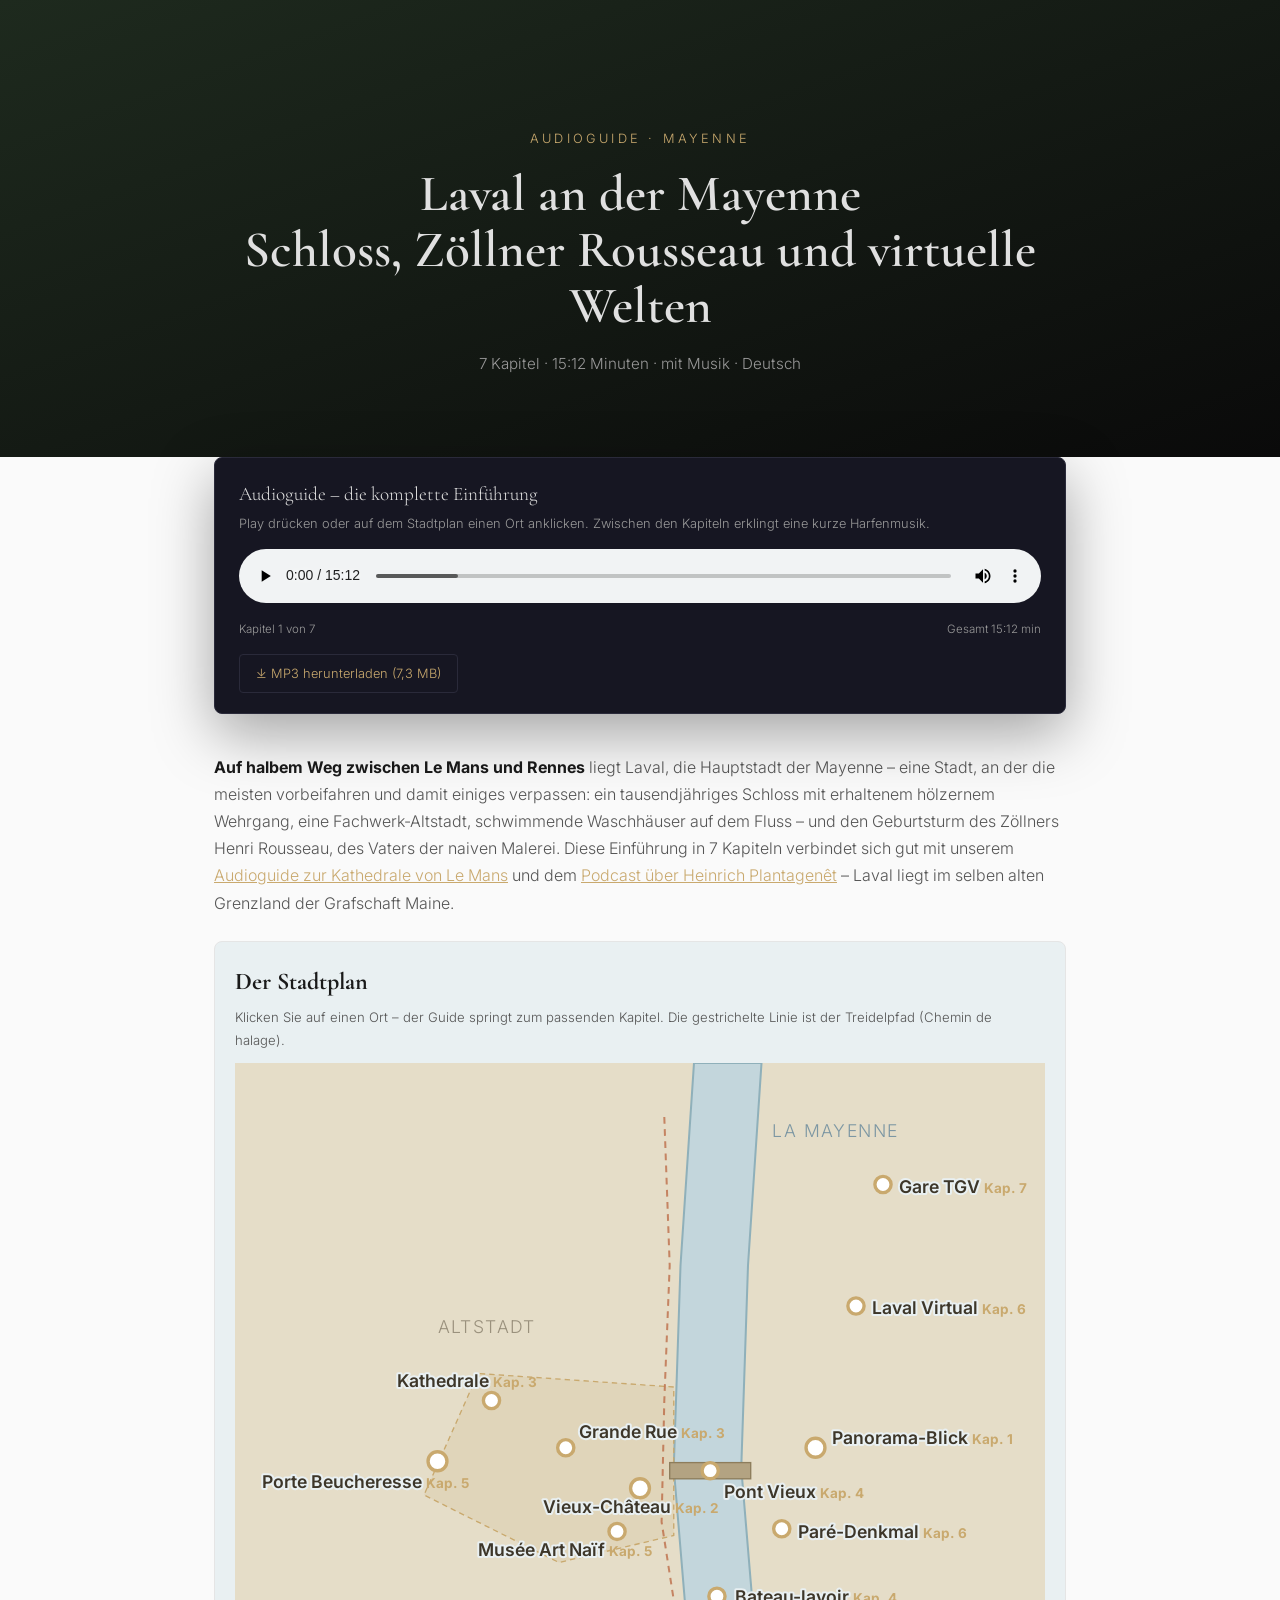
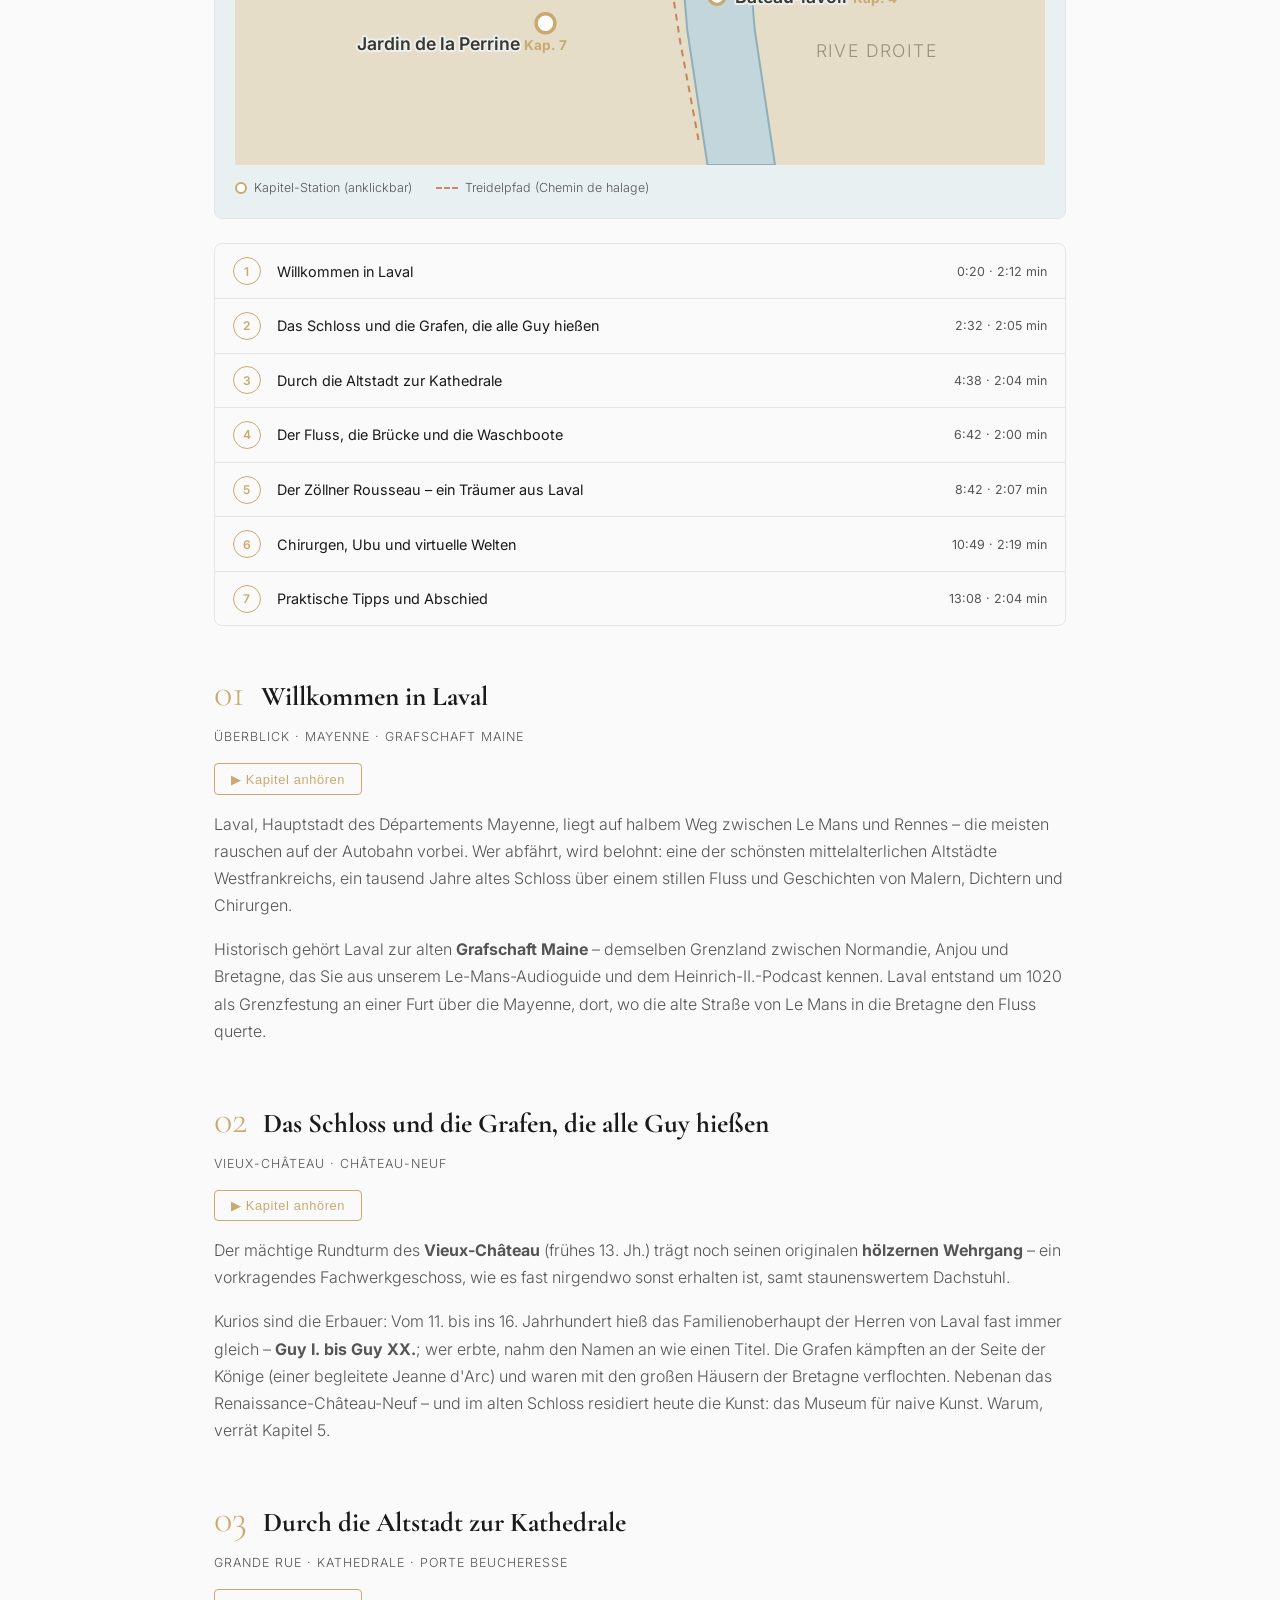
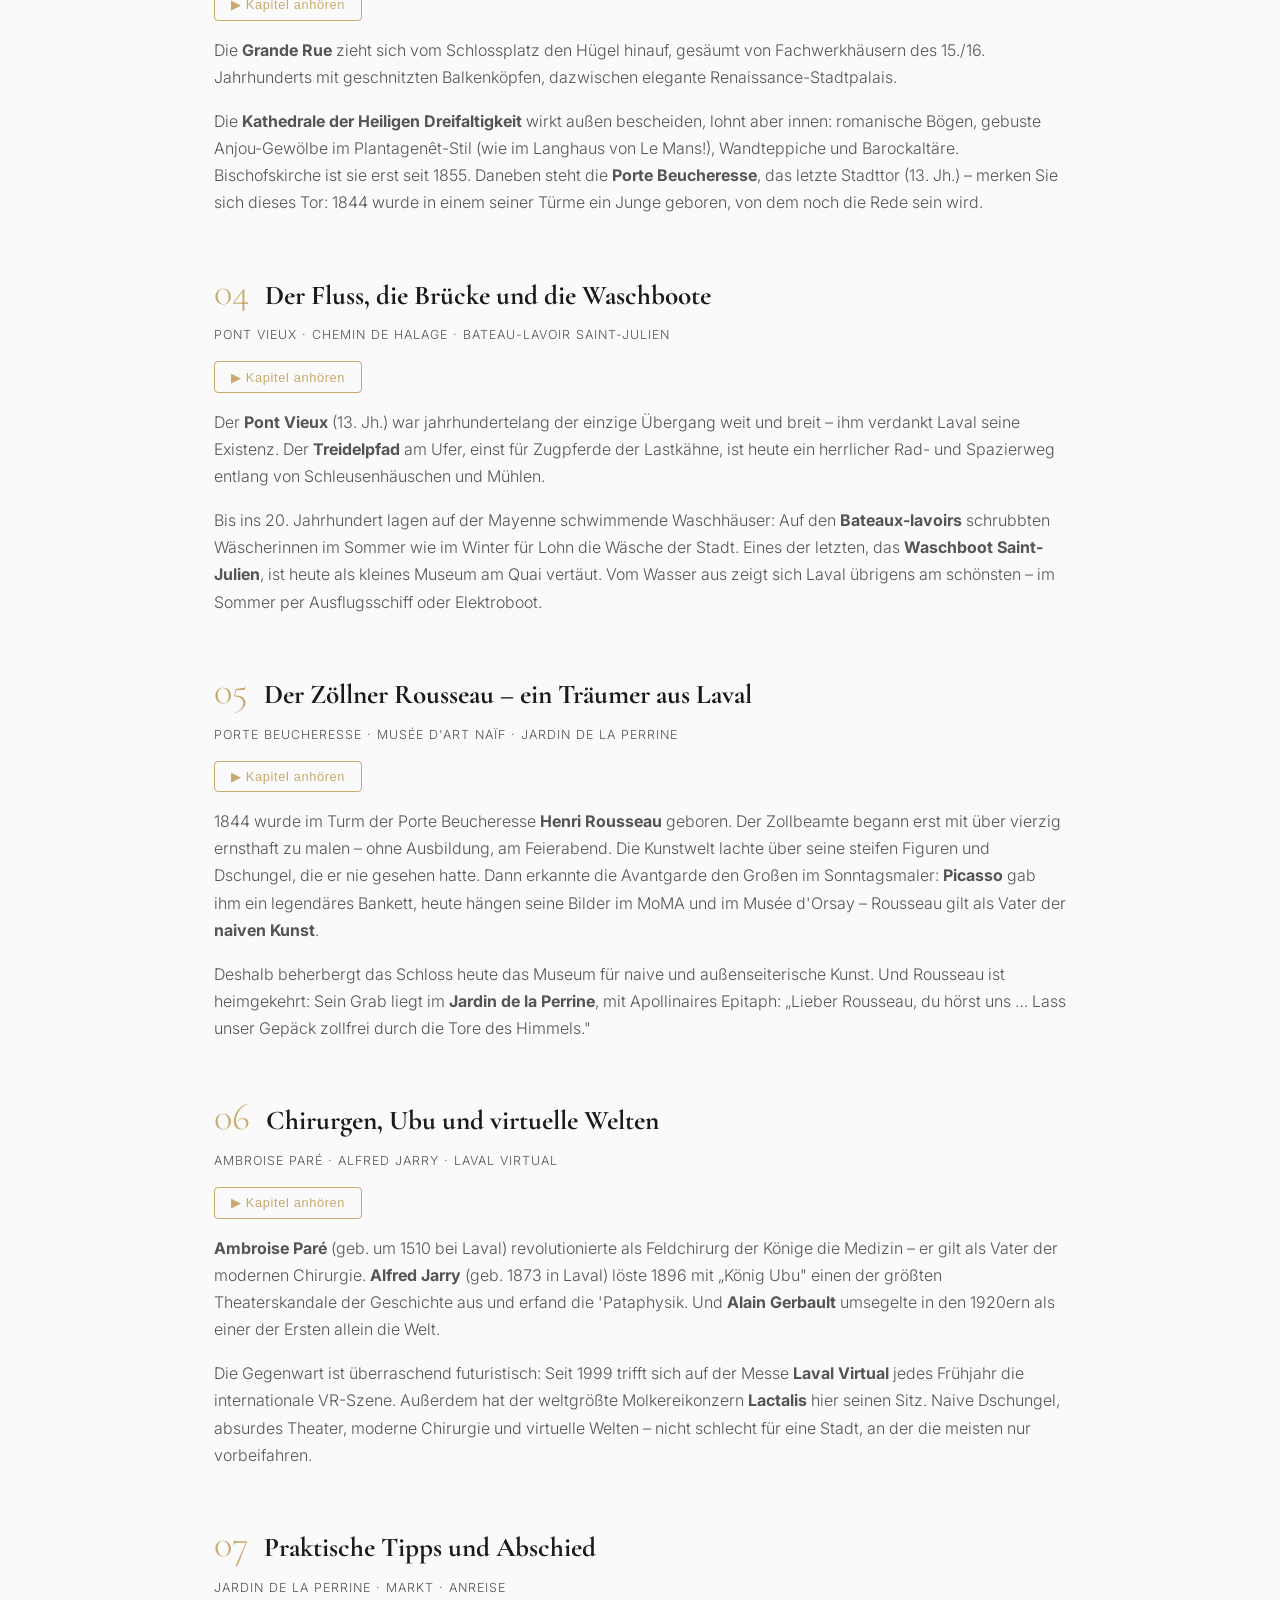
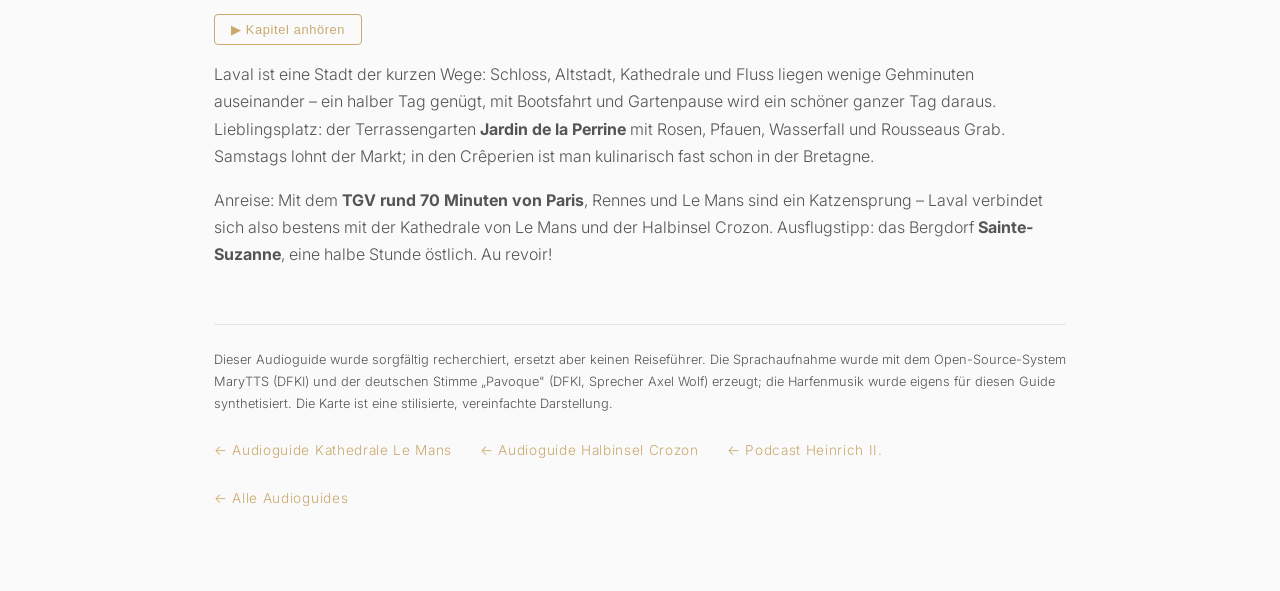
<file: laval.html>
<!DOCTYPE html>
<html lang="de">
<head>
    <meta charset="UTF-8">
    <meta name="viewport" content="width=device-width, initial-scale=1.0, viewport-fit=cover">
    <meta name="description" content="Audioguide zur Stadt Laval an der Mayenne – Einführung in 7 Kapiteln mit Musik, ca. 15 Minuten, Deutsch, mit klickbarem Stadtplan.">
    <meta property="og:title" content="Laval an der Mayenne – Audioguide-Einführung">
    <meta property="og:description" content="15-minütige Hörführung durch Laval: Schloss, Altstadt, Waschboote, der Zöllner Rousseau und virtuelle Welten – mit Musik.">
    <meta property="og:type" content="website">
    <title>Laval an der Mayenne – Audioguide-Einführung</title>
    <link rel="preconnect" href="https://fonts.googleapis.com">
    <link rel="preconnect" href="https://fonts.gstatic.com" crossorigin>
    <link href="https://fonts.googleapis.com/css2?family=Inter:wght@300;400;500;600;700;800&family=Cormorant+Garamond:ital,wght@0,400;0,600;1,400;1,600&display=swap" rel="stylesheet">
    <link rel="stylesheet" href="style.css">
    <style>
        /* ===== Crozon-Audioguide (nutzt das hp-Muster der Heinrich-II-Seite) ===== */
        .hp-hero {
            position: relative;
            padding: 8rem 0 5rem;
            background: linear-gradient(160deg, #1e2a1e 0%, var(--primary) 100%);
            color: var(--text-light);
            text-align: center;
        }
        .hp-eyebrow {
            font-size: 0.8rem;
            letter-spacing: 0.25em;
            text-transform: uppercase;
            color: var(--accent);
            margin-bottom: 1rem;
        }
        .hp-hero h1 {
            font-family: var(--font-serif);
            font-weight: 600;
            font-size: clamp(2rem, 5vw, 3.2rem);
            line-height: 1.1;
            margin-bottom: 1rem;
        }
        .hp-hero .hp-sub { color: var(--text-muted); font-size: 0.95rem; }
        .hp-narrow { max-width: 900px; margin: 0 auto; }
        .hp-section { padding: 3rem 0 5rem; }

        .hp-player {
            position: sticky;
            top: 0;
            z-index: 50;
            background: var(--bg-card-dark);
            border: 1px solid var(--border-dark);
            border-radius: var(--radius-lg);
            padding: 1.25rem 1.5rem;
            margin-top: -3rem;
            box-shadow: 0 20px 60px rgba(0,0,0,0.35);
            color: var(--text-light);
        }
        .hp-player-title { font-family: var(--font-serif); font-size: 1.2rem; margin-bottom: 0.15rem; }
        .hp-player-meta { color: var(--text-muted); font-size: 0.8rem; margin-bottom: 0.9rem; }
        .hp-player audio { width: 100%; }
        .hp-player-label {
            font-size: 0.72rem;
            color: var(--text-muted);
            margin-top: 0.6rem;
            display: flex;
            justify-content: space-between;
        }
        .hp-download {
            display: inline-flex;
            align-items: center;
            gap: 0.5rem;
            margin-top: 0.9rem;
            font-size: 0.8rem;
            color: var(--accent);
            border: 1px solid var(--border-dark);
            padding: 0.45rem 1rem;
            border-radius: var(--radius);
            transition: all var(--transition);
        }
        .hp-download:hover { background: var(--accent); color: var(--primary); }

        .hp-intro { margin: 2.5rem 0 1.5rem; color: var(--text-dark-muted); }
        .hp-intro strong { color: var(--text-dark); }
        .hp-intro a { color: var(--accent); text-decoration: underline; }

        .hp-map-card {
            border: 1px solid var(--border-light);
            border-radius: var(--radius-lg);
            background: #e9f0f2;
            padding: 1.25rem;
            margin: 1.5rem 0 1rem;
        }
        .hp-map-card h2 {
            font-family: var(--font-serif);
            font-size: 1.5rem;
            margin-bottom: 0.25rem;
            color: var(--text-dark);
        }
        .hp-map-hint { font-size: 0.82rem; color: var(--text-dark-muted); margin-bottom: 0.75rem; }
        .hp-map-wrap { width: 100%; overflow: hidden; }
        .hp-map-wrap svg { width: 100%; height: auto; display: block; }

        .land { fill: #e5ddc8; stroke: #ada173; stroke-width: 1.5; stroke-linejoin: round; }
        .islet { fill: #d8cfb4; stroke: #ada173; stroke-width: 1; }
        .sea-label, .land-label {
            font-family: var(--font-sans);
            font-size: 13px;
            fill: #7d97a3;
            letter-spacing: 0.08em;
            text-transform: uppercase;
        }
        .land-label { fill: #9a917d; }
        .trail {
            fill: none;
            stroke: #b4552d;
            stroke-width: 1.5;
            stroke-dasharray: 5 4;
            opacity: 0.65;
        }

        .marker { cursor: pointer; }
        .marker circle.halo { fill: var(--accent); fill-opacity: 0; }
        .marker circle.dot {
            fill: #fff;
            stroke: var(--accent);
            stroke-width: 2.5;
            transition: all var(--transition);
        }
        .marker text {
            font-family: var(--font-sans);
            font-size: 13px;
            font-weight: 600;
            fill: #3d3629;
            paint-order: stroke;
            stroke: #e9f0f2;
            stroke-width: 3px;
            stroke-linejoin: round;
        }
        .marker .chnum {
            font-size: 10px;
            font-weight: 700;
            fill: var(--accent);
            stroke: none;
        }
        .marker:hover circle.dot, .marker.active circle.dot { fill: var(--accent); }
        .marker:hover circle.halo { fill-opacity: 0.15; }
        .marker.active circle.halo {
            fill-opacity: 0.2;
            animation: hp-pulse 2s ease-out infinite;
        }
        @keyframes hp-pulse {
            0% { fill-opacity: 0.35; r: 12; }
            100% { fill-opacity: 0; r: 26; }
        }
        .hp-legend {
            display: flex;
            gap: 1.5rem;
            flex-wrap: wrap;
            font-size: 0.78rem;
            color: var(--text-dark-muted);
            margin-top: 0.75rem;
        }
        .hp-legend span { display: inline-flex; align-items: center; gap: 0.45rem; }
        .hp-legend .dotmark {
            width: 12px; height: 12px; border-radius: 50%;
            background: #fff; border: 2.5px solid var(--accent);
        }
        .hp-legend .trailmark {
            width: 22px; height: 0;
            border-top: 2px dashed #b4552d; opacity: 0.65;
        }

        .hp-toc {
            margin: 1.5rem 0 3rem;
            border: 1px solid var(--border-light);
            border-radius: var(--radius-lg);
            overflow: hidden;
        }
        .hp-toc-item {
            display: flex;
            align-items: center;
            gap: 1rem;
            width: 100%;
            text-align: left;
            appearance: none;
            background: transparent;
            border: none;
            border-bottom: 1px solid var(--border-light);
            padding: 0.8rem 1.1rem;
            cursor: pointer;
            font-family: var(--font-sans);
            font-size: 0.9rem;
            color: var(--text-dark);
            transition: background var(--transition);
        }
        .hp-toc-item:last-child { border-bottom: none; }
        .hp-toc-item:hover { background: #f0ece3; }
        .hp-toc-item .num {
            flex-shrink: 0;
            width: 28px; height: 28px;
            border-radius: 50%;
            border: 1px solid var(--accent);
            color: var(--accent);
            display: inline-flex;
            align-items: center;
            justify-content: center;
            font-size: 0.75rem;
            font-weight: 600;
        }
        .hp-toc-item .dur { margin-left: auto; color: var(--text-dark-muted); font-size: 0.78rem; white-space: nowrap; }
        .hp-toc-item.active { background: #f0ece3; }
        .hp-toc-item.active .num { background: var(--accent); color: #fff; }

        .hp-chapter { margin-bottom: 3.5rem; scroll-margin-top: 200px; }
        .hp-chapter-head {
            display: flex;
            align-items: baseline;
            gap: 1rem;
            margin-bottom: 0.75rem;
        }
        .hp-chapter-num {
            font-family: var(--font-serif);
            font-size: 2.4rem;
            color: var(--accent);
            line-height: 1;
        }
        .hp-chapter h2 {
            font-family: var(--font-serif);
            font-size: 1.7rem;
            color: var(--text-dark);
            line-height: 1.2;
        }
        .hp-chapter-loc {
            font-size: 0.78rem;
            letter-spacing: 0.08em;
            text-transform: uppercase;
            color: var(--text-dark-muted);
            margin-bottom: 1rem;
        }
        .hp-chapter-actions { margin-bottom: 1rem; }
        .hp-play-chapter {
            appearance: none;
            border: 1px solid var(--accent);
            background: transparent;
            color: var(--accent);
            border-radius: var(--radius);
            padding: 0.45rem 1rem;
            font-size: 0.8rem;
            letter-spacing: 0.05em;
            cursor: pointer;
            transition: all var(--transition);
        }
        .hp-play-chapter:hover { background: var(--accent); color: #fff; }
        .hp-chapter.playing .hp-play-chapter { background: var(--accent); color: #fff; }
        .hp-chapter.playing .hp-chapter-num { animation: hp-blink 2s ease-in-out infinite; }
        @keyframes hp-blink {
            0%, 100% { opacity: 1; }
            50% { opacity: 0.45; }
        }
        .hp-text p { margin-bottom: 1.05rem; color: var(--text-dark-muted); }

        .hp-footer-note {
            margin-top: 3rem;
            padding-top: 1.5rem;
            border-top: 1px solid var(--border-light);
            font-size: 0.8rem;
            color: var(--text-dark-muted);
        }
        .hp-back {
            display: inline-block;
            margin-top: 1.5rem;
            margin-right: 1.5rem;
            font-size: 0.85rem;
            letter-spacing: 0.05em;
            color: var(--accent);
        }
        @media (max-width: 600px) {
            .hp-player { padding: 1rem; margin-left: -0.5rem; margin-right: -0.5rem; }
            .hp-chapter { scroll-margin-top: 240px; }
        }
    </style>
</head>
<body>

    <!-- Hero -->
    <header class="hp-hero">
        <div class="container hp-narrow">
            <p class="hp-eyebrow">Audioguide · Mayenne</p>
            <h1>Laval an der Mayenne<br>Schloss, Zöllner Rousseau und virtuelle Welten</h1>
            <p class="hp-sub">7 Kapitel · 15:12 Minuten · mit Musik · Deutsch</p>
        </div>
    </header>

    <section class="hp-section">
        <div class="container hp-narrow">

            <!-- Player -->
            <div class="hp-player" id="hpPlayer">
                <p class="hp-player-title" id="hpNowTitle">Audioguide – die komplette Einführung</p>
                <p class="hp-player-meta" id="hpNowMeta">Play drücken oder auf dem Stadtplan einen Ort anklicken. Zwischen den Kapiteln erklingt eine kurze Harfenmusik.</p>
                <audio id="hpAudio" controls preload="metadata">
                    <source src="assets/audioguide-laval.mp3" type="audio/mpeg">
                    Ihr Browser kann die Audiodatei nicht abspielen.
                    <a href="assets/audioguide-laval.mp3">MP3 herunterladen</a>.
                </audio>
                <div class="hp-player-label">
                    <span id="hpChapterLabel">Kapitel 1 von 7</span>
                    <span>Gesamt 15:12 min</span>
                </div>
                <a class="hp-download" href="assets/audioguide-laval.mp3" download>⤓ MP3 herunterladen (7,3 MB)</a>
            </div>

            <!-- Intro -->
            <div class="hp-intro">
                <p><strong>Auf halbem Weg zwischen Le Mans und Rennes</strong> liegt Laval, die Hauptstadt der Mayenne – eine Stadt, an der die meisten vorbeifahren und damit einiges verpassen: ein tausendjähriges Schloss mit erhaltenem hölzernem Wehrgang, eine Fachwerk-Altstadt, schwimmende Waschhäuser auf dem Fluss – und den Geburtsturm des Zöllners Henri Rousseau, des Vaters der naiven Malerei. Diese Einführung in 7 Kapiteln verbindet sich gut mit unserem <a href="audioguide-le-mans.html">Audioguide zur Kathedrale von Le Mans</a> und dem <a href="heinrich-ii.html">Podcast über Heinrich Plantagenêt</a> – Laval liegt im selben alten Grenzland der Grafschaft Maine.</p>
            </div>

            <!-- Karte -->
            <div class="hp-map-card">
                <h2>Der Stadtplan</h2>
                <p class="hp-map-hint">Klicken Sie auf einen Ort – der Guide springt zum passenden Kapitel. Die gestrichelte Linie ist der Treidelpfad (Chemin de halage).</p>
                <div class="hp-map-wrap">
                    <svg viewBox="0 0 600 520" role="img" aria-label="Stilisierter Stadtplan von Laval mit den Kapitel-Stationen">
                        <!-- Ufer / Land -->
                        <rect x="0" y="0" width="600" height="520" fill="#e5ddc8" stroke="none"/>
                        <!-- Fluss Mayenne -->
                        <path d="M 340,0 L 330,150 325,300 335,420 350,520 L 400,520 385,420 375,300 380,150 390,0 Z" fill="#c3d6dc" stroke="#8fb0ba" stroke-width="1.5"/>
                        <!-- Altstadt (Westufer) -->
                        <path d="M 325,240 L 180,230 140,320 240,370 325,350 Z" fill="var(--accent)" fill-opacity="0.16" stroke="var(--accent)" stroke-width="1" stroke-dasharray="4 3"/>
                        <!-- Pont Vieux -->
                        <rect x="322" y="296" width="60" height="12" fill="#b3a382" stroke="#8d7d5c" stroke-width="1"/>
                        <!-- Treidelpfad -->
                        <path class="trail" d="M 318,40 L 322,150 318,250 316,340 330,430 344,505"/>

                        <text class="sea-label" x="398" y="55">La Mayenne</text>
                        <text class="land-label" x="150" y="200">Altstadt</text>
                        <text class="land-label" x="430" y="440">Rive droite</text>

                        <!-- Marker -->
                        <g class="marker" data-ch="0" tabindex="0" role="button" aria-label="Kapitel 1: Panorama-Blick auf Laval">
                            <circle class="halo" cx="430" cy="285" r="14"/>
                            <circle class="dot" cx="430" cy="285" r="7"/>
                            <text x="442" y="282">Panorama-Blick <tspan class="chnum">Kap. 1</tspan></text>
                        </g>
                        <g class="marker" data-ch="1" tabindex="0" role="button" aria-label="Kapitel 2: Vieux-Château">
                            <circle class="halo" cx="300" cy="315" r="14"/>
                            <circle class="dot" cx="300" cy="315" r="7"/>
                            <text x="228" y="333">Vieux-Château <tspan class="chnum">Kap. 2</tspan></text>
                        </g>
                        <g class="marker" data-ch="2" tabindex="0" role="button" aria-label="Kapitel 3: Grande Rue">
                            <circle class="halo" cx="245" cy="285" r="12"/>
                            <circle class="dot" cx="245" cy="285" r="6"/>
                            <text x="255" y="278">Grande Rue <tspan class="chnum">Kap. 3</tspan></text>
                        </g>
                        <g class="marker" data-ch="2" tabindex="0" role="button" aria-label="Kapitel 3: Kathedrale">
                            <circle class="halo" cx="190" cy="250" r="12"/>
                            <circle class="dot" cx="190" cy="250" r="6"/>
                            <text x="120" y="240">Kathedrale <tspan class="chnum">Kap. 3</tspan></text>
                        </g>
                        <g class="marker" data-ch="3" tabindex="0" role="button" aria-label="Kapitel 4: Pont Vieux">
                            <circle class="halo" cx="352" cy="302" r="12"/>
                            <circle class="dot" cx="352" cy="302" r="6"/>
                            <text x="362" y="322">Pont Vieux <tspan class="chnum">Kap. 4</tspan></text>
                        </g>
                        <g class="marker" data-ch="3" tabindex="0" role="button" aria-label="Kapitel 4: Waschboot Saint-Julien">
                            <circle class="halo" cx="357" cy="395" r="12"/>
                            <circle class="dot" cx="357" cy="395" r="6"/>
                            <text x="370" y="400">Bateau-lavoir <tspan class="chnum">Kap. 4</tspan></text>
                        </g>
                        <g class="marker" data-ch="4" tabindex="0" role="button" aria-label="Kapitel 5: Porte Beucheresse, Geburtshaus von Henri Rousseau">
                            <circle class="halo" cx="150" cy="295" r="14"/>
                            <circle class="dot" cx="150" cy="295" r="7"/>
                            <text x="20" y="315">Porte Beucheresse <tspan class="chnum">Kap. 5</tspan></text>
                        </g>
                        <g class="marker" data-ch="4" tabindex="0" role="button" aria-label="Kapitel 5: Museum für naive Kunst im Schloss">
                            <circle class="halo" cx="283" cy="347" r="12"/>
                            <circle class="dot" cx="283" cy="347" r="6"/>
                            <text x="180" y="365">Musée Art Naïf <tspan class="chnum">Kap. 5</tspan></text>
                        </g>
                        <g class="marker" data-ch="5" tabindex="0" role="button" aria-label="Kapitel 6: Denkmal Ambroise Paré">
                            <circle class="halo" cx="405" cy="345" r="12"/>
                            <circle class="dot" cx="405" cy="345" r="6"/>
                            <text x="417" y="352">Paré-Denkmal <tspan class="chnum">Kap. 6</tspan></text>
                        </g>
                        <g class="marker" data-ch="5" tabindex="0" role="button" aria-label="Kapitel 6: Laval Virtual">
                            <circle class="halo" cx="460" cy="180" r="12"/>
                            <circle class="dot" cx="460" cy="180" r="6"/>
                            <text x="472" y="186">Laval Virtual <tspan class="chnum">Kap. 6</tspan></text>
                        </g>
                        <g class="marker" data-ch="6" tabindex="0" role="button" aria-label="Kapitel 7: Jardin de la Perrine">
                            <circle class="halo" cx="230" cy="415" r="14"/>
                            <circle class="dot" cx="230" cy="415" r="7"/>
                            <text x="90" y="435">Jardin de la Perrine <tspan class="chnum">Kap. 7</tspan></text>
                        </g>
                        <g class="marker" data-ch="6" tabindex="0" role="button" aria-label="Kapitel 7: Bahnhof">
                            <circle class="halo" cx="480" cy="90" r="12"/>
                            <circle class="dot" cx="480" cy="90" r="6"/>
                            <text x="492" y="96">Gare TGV <tspan class="chnum">Kap. 7</tspan></text>
                        </g>
                    </svg>
                </div>
                <div class="hp-legend">
                    <span><span class="dotmark"></span> Kapitel-Station (anklickbar)</span>
                    <span><span class="trailmark"></span> Treidelpfad (Chemin de halage)</span>
                </div>
            </div>

            <!-- Kapitel-Liste (per JS gefüllt) -->
            <div class="hp-toc" id="hpToc"></div>

            <!-- Kapitel 1 -->
            <article class="hp-chapter" data-ch="0" id="kapitel-1">
                <div class="hp-chapter-head">
                    <span class="hp-chapter-num">01</span>
                    <h2>Willkommen in Laval</h2>
                </div>
                <p class="hp-chapter-loc">Überblick · Mayenne · Grafschaft Maine</p>
                <div class="hp-chapter-actions"><button class="hp-play-chapter">▶ Kapitel anhören</button></div>
                <div class="hp-text">
                    <p>Laval, Hauptstadt des Départements Mayenne, liegt auf halbem Weg zwischen Le Mans und Rennes – die meisten rauschen auf der Autobahn vorbei. Wer abfährt, wird belohnt: eine der schönsten mittelalterlichen Altstädte Westfrankreichs, ein tausend Jahre altes Schloss über einem stillen Fluss und Geschichten von Malern, Dichtern und Chirurgen.</p>
                    <p>Historisch gehört Laval zur alten <strong>Grafschaft Maine</strong> – demselben Grenzland zwischen Normandie, Anjou und Bretagne, das Sie aus unserem <a href="audioguide-le-mans.html">Le-Mans-Audioguide</a> und dem <a href="heinrich-ii.html">Heinrich-II.-Podcast</a> kennen. Laval entstand um 1020 als Grenzfestung an einer Furt über die Mayenne, dort, wo die alte Straße von Le Mans in die Bretagne den Fluss querte.</p>
                </div>
            </article>

            <!-- Kapitel 2 -->
            <article class="hp-chapter" data-ch="1" id="kapitel-2">
                <div class="hp-chapter-head">
                    <span class="hp-chapter-num">02</span>
                    <h2>Das Schloss und die Grafen, die alle Guy hießen</h2>
                </div>
                <p class="hp-chapter-loc">Vieux-Château · Château-Neuf</p>
                <div class="hp-chapter-actions"><button class="hp-play-chapter">▶ Kapitel anhören</button></div>
                <div class="hp-text">
                    <p>Der mächtige Rundturm des <strong>Vieux-Château</strong> (frühes 13. Jh.) trägt noch seinen originalen <strong>hölzernen Wehrgang</strong> – ein vorkragendes Fachwerkgeschoss, wie es fast nirgendwo sonst erhalten ist, samt staunenswertem Dachstuhl.</p>
                    <p>Kurios sind die Erbauer: Vom 11. bis ins 16. Jahrhundert hieß das Familienoberhaupt der Herren von Laval fast immer gleich – <strong>Guy I. bis Guy XX.</strong>; wer erbte, nahm den Namen an wie einen Titel. Die Grafen kämpften an der Seite der Könige (einer begleitete Jeanne d'Arc) und waren mit den großen Häusern der Bretagne verflochten. Nebenan das Renaissance-Château-Neuf – und im alten Schloss residiert heute die Kunst: das Museum für naive Kunst. Warum, verrät Kapitel 5.</p>
                </div>
            </article>

            <!-- Kapitel 3 -->
            <article class="hp-chapter" data-ch="2" id="kapitel-3">
                <div class="hp-chapter-head">
                    <span class="hp-chapter-num">03</span>
                    <h2>Durch die Altstadt zur Kathedrale</h2>
                </div>
                <p class="hp-chapter-loc">Grande Rue · Kathedrale · Porte Beucheresse</p>
                <div class="hp-chapter-actions"><button class="hp-play-chapter">▶ Kapitel anhören</button></div>
                <div class="hp-text">
                    <p>Die <strong>Grande Rue</strong> zieht sich vom Schlossplatz den Hügel hinauf, gesäumt von Fachwerkhäusern des 15./16. Jahrhunderts mit geschnitzten Balkenköpfen, dazwischen elegante Renaissance-Stadtpalais.</p>
                    <p>Die <strong>Kathedrale der Heiligen Dreifaltigkeit</strong> wirkt außen bescheiden, lohnt aber innen: romanische Bögen, gebuste Anjou-Gewölbe im Plantagenêt-Stil (wie im Langhaus von Le Mans!), Wandteppiche und Barockaltäre. Bischofskirche ist sie erst seit 1855. Daneben steht die <strong>Porte Beucheresse</strong>, das letzte Stadttor (13. Jh.) – merken Sie sich dieses Tor: 1844 wurde in einem seiner Türme ein Junge geboren, von dem noch die Rede sein wird.</p>
                </div>
            </article>

            <!-- Kapitel 4 -->
            <article class="hp-chapter" data-ch="3" id="kapitel-4">
                <div class="hp-chapter-head">
                    <span class="hp-chapter-num">04</span>
                    <h2>Der Fluss, die Brücke und die Waschboote</h2>
                </div>
                <p class="hp-chapter-loc">Pont Vieux · Chemin de halage · Bateau-lavoir Saint-Julien</p>
                <div class="hp-chapter-actions"><button class="hp-play-chapter">▶ Kapitel anhören</button></div>
                <div class="hp-text">
                    <p>Der <strong>Pont Vieux</strong> (13. Jh.) war jahrhundertelang der einzige Übergang weit und breit – ihm verdankt Laval seine Existenz. Der <strong>Treidelpfad</strong> am Ufer, einst für Zugpferde der Lastkähne, ist heute ein herrlicher Rad- und Spazierweg entlang von Schleusenhäuschen und Mühlen.</p>
                    <p>Bis ins 20. Jahrhundert lagen auf der Mayenne schwimmende Waschhäuser: Auf den <strong>Bateaux-lavoirs</strong> schrubbten Wäscherinnen im Sommer wie im Winter für Lohn die Wäsche der Stadt. Eines der letzten, das <strong>Waschboot Saint-Julien</strong>, ist heute als kleines Museum am Quai vertäut. Vom Wasser aus zeigt sich Laval übrigens am schönsten – im Sommer per Ausflugsschiff oder Elektroboot.</p>
                </div>
            </article>

            <!-- Kapitel 5 -->
            <article class="hp-chapter" data-ch="4" id="kapitel-5">
                <div class="hp-chapter-head">
                    <span class="hp-chapter-num">05</span>
                    <h2>Der Zöllner Rousseau – ein Träumer aus Laval</h2>
                </div>
                <p class="hp-chapter-loc">Porte Beucheresse · Musée d'Art Naïf · Jardin de la Perrine</p>
                <div class="hp-chapter-actions"><button class="hp-play-chapter">▶ Kapitel anhören</button></div>
                <div class="hp-text">
                    <p>1844 wurde im Turm der Porte Beucheresse <strong>Henri Rousseau</strong> geboren. Der Zollbeamte begann erst mit über vierzig ernsthaft zu malen – ohne Ausbildung, am Feierabend. Die Kunstwelt lachte über seine steifen Figuren und Dschungel, die er nie gesehen hatte. Dann erkannte die Avantgarde den Großen im Sonntagsmaler: <strong>Picasso</strong> gab ihm ein legendäres Bankett, heute hängen seine Bilder im MoMA und im Musée d'Orsay – Rousseau gilt als Vater der <strong>naiven Kunst</strong>.</p>
                    <p>Deshalb beherbergt das Schloss heute das Museum für naive und außenseiterische Kunst. Und Rousseau ist heimgekehrt: Sein Grab liegt im <strong>Jardin de la Perrine</strong>, mit Apollinaires Epitaph: „Lieber Rousseau, du hörst uns … Lass unser Gepäck zollfrei durch die Tore des Himmels."</p>
                </div>
            </article>

            <!-- Kapitel 6 -->
            <article class="hp-chapter" data-ch="5" id="kapitel-6">
                <div class="hp-chapter-head">
                    <span class="hp-chapter-num">06</span>
                    <h2>Chirurgen, Ubu und virtuelle Welten</h2>
                </div>
                <p class="hp-chapter-loc">Ambroise Paré · Alfred Jarry · Laval Virtual</p>
                <div class="hp-chapter-actions"><button class="hp-play-chapter">▶ Kapitel anhören</button></div>
                <div class="hp-text">
                    <p><strong>Ambroise Paré</strong> (geb. um 1510 bei Laval) revolutionierte als Feldchirurg der Könige die Medizin – er gilt als Vater der modernen Chirurgie. <strong>Alfred Jarry</strong> (geb. 1873 in Laval) löste 1896 mit „König Ubu" einen der größten Theaterskandale der Geschichte aus und erfand die 'Pataphysik. Und <strong>Alain Gerbault</strong> umsegelte in den 1920ern als einer der Ersten allein die Welt.</p>
                    <p>Die Gegenwart ist überraschend futuristisch: Seit 1999 trifft sich auf der Messe <strong>Laval Virtual</strong> jedes Frühjahr die internationale VR-Szene. Außerdem hat der weltgrößte Molkereikonzern <strong>Lactalis</strong> hier seinen Sitz. Naive Dschungel, absurdes Theater, moderne Chirurgie und virtuelle Welten – nicht schlecht für eine Stadt, an der die meisten nur vorbeifahren.</p>
                </div>
            </article>

            <!-- Kapitel 7 -->
            <article class="hp-chapter" data-ch="6" id="kapitel-7">
                <div class="hp-chapter-head">
                    <span class="hp-chapter-num">07</span>
                    <h2>Praktische Tipps und Abschied</h2>
                </div>
                <p class="hp-chapter-loc">Jardin de la Perrine · Markt · Anreise</p>
                <div class="hp-chapter-actions"><button class="hp-play-chapter">▶ Kapitel anhören</button></div>
                <div class="hp-text">
                    <p>Laval ist eine Stadt der kurzen Wege: Schloss, Altstadt, Kathedrale und Fluss liegen wenige Gehminuten auseinander – ein halber Tag genügt, mit Bootsfahrt und Gartenpause wird ein schöner ganzer Tag daraus. Lieblingsplatz: der Terrassengarten <strong>Jardin de la Perrine</strong> mit Rosen, Pfauen, Wasserfall und Rousseaus Grab. Samstags lohnt der Markt; in den Crêperien ist man kulinarisch fast schon in der Bretagne.</p>
                    <p>Anreise: Mit dem <strong>TGV rund 70 Minuten von Paris</strong>, Rennes und Le Mans sind ein Katzensprung – Laval verbindet sich also bestens mit der <a href="audioguide-le-mans.html">Kathedrale von Le Mans</a> und der <a href="crozon.html">Halbinsel Crozon</a>. Ausflugstipp: das Bergdorf <strong>Sainte-Suzanne</strong>, eine halbe Stunde östlich. Au revoir!</p>
                </div>
            </article>

            <p class="hp-footer-note">
                Dieser Audioguide wurde sorgfältig recherchiert, ersetzt aber keinen Reiseführer.
                Die Sprachaufnahme wurde mit dem Open-Source-System MaryTTS (DFKI) und der deutschen Stimme „Pavoque"
                (DFKI, Sprecher Axel Wolf) erzeugt; die Harfenmusik wurde eigens für diesen Guide synthetisiert.
                Die Karte ist eine stilisierte, vereinfachte Darstellung.
            </p>
            <a class="hp-back" href="audioguide-le-mans.html">← Audioguide Kathedrale Le Mans</a>
            <a class="hp-back" href="crozon.html">← Audioguide Halbinsel Crozon</a>
            <a class="hp-back" href="heinrich-ii.html">← Podcast Heinrich II.</a>
            <a class="hp-back" href="index.html">← Alle Audioguides</a>
        </div>
    </section>

    <script>
    (function () {
        'use strict';

        // Startzeiten der 7 Kapitel in Sekunden (aus der Audio-Produktion; Kapitel 1 beginnt nach dem Musik-Intro)
        var CHAPTERS = [20.1, 152.4, 277.7, 401.8, 522.1, 649.2, 787.9];
        var TOTAL = 912;

        var audio = document.getElementById('hpAudio');
        var nowTitle = document.getElementById('hpNowTitle');
        var chapterLabel = document.getElementById('hpChapterLabel');
        var toc = document.getElementById('hpToc');
        var markers = Array.prototype.slice.call(document.querySelectorAll('.marker'));

        var chapters = Array.prototype.map.call(document.querySelectorAll('.hp-chapter'), function (el) {
            return { el: el, title: el.querySelector('h2').textContent.trim() };
        });

        function fmt(sec) {
            var m = Math.floor(sec / 60), s = Math.round(sec % 60);
            if (s === 60) { m += 1; s = 0; }
            return m + ':' + (s < 10 ? '0' : '') + s;
        }

        function jumpTo(i, scroll) {
            audio.currentTime = CHAPTERS[i] + 0.05;
            audio.play();
            if (scroll) {
                chapters[i].el.scrollIntoView({ behavior: 'smooth', block: 'start' });
            }
        }

        chapters.forEach(function (ch, i) {
            var end = i < CHAPTERS.length - 1 ? CHAPTERS[i + 1] : TOTAL;
            var btn = document.createElement('button');
            btn.className = 'hp-toc-item';
            btn.innerHTML = '<span class="num">' + (i + 1) + '</span><span class="ttl"></span><span class="dur"></span>';
            btn.querySelector('.ttl').textContent = ch.title;
            btn.querySelector('.dur').textContent = fmt(CHAPTERS[i]) + ' · ' + fmt(end - CHAPTERS[i]) + ' min';
            btn.addEventListener('click', function () { jumpTo(i, true); });
            toc.appendChild(btn);
            ch.tocEl = btn;
        });

        markers.forEach(function (mk) {
            var i = parseInt(mk.dataset.ch, 10);
            mk.addEventListener('click', function () { jumpTo(i, false); });
            mk.addEventListener('keydown', function (e) {
                if (e.key === 'Enter' || e.key === ' ') { e.preventDefault(); jumpTo(i, false); }
            });
        });

        Array.prototype.forEach.call(document.querySelectorAll('.hp-play-chapter'), function (btn, i) {
            btn.addEventListener('click', function () { jumpTo(i, false); });
        });

        function currentChapter() {
            var t = audio.currentTime, idx = 0;
            for (var i = 0; i < CHAPTERS.length; i++) {
                if (t >= CHAPTERS[i] - 0.5) idx = i;
            }
            return idx;
        }

        var lastIdx = -1;
        function refresh() {
            var i = currentChapter();
            if (i === lastIdx) return;
            lastIdx = i;
            nowTitle.textContent = 'Kapitel ' + (i + 1) + ' · ' + chapters[i].title;
            chapterLabel.textContent = 'Kapitel ' + (i + 1) + ' von ' + chapters.length;
            chapters.forEach(function (ch, j) {
                ch.el.classList.toggle('playing', j === i && !audio.paused);
                ch.tocEl.classList.toggle('active', j === i);
            });
            markers.forEach(function (mk) {
                mk.classList.toggle('active', parseInt(mk.dataset.ch, 10) === i);
            });
        }
        audio.addEventListener('timeupdate', refresh);
        audio.addEventListener('play', function () { lastIdx = -1; refresh(); });
        audio.addEventListener('pause', function () {
            chapters.forEach(function (ch) { ch.el.classList.remove('playing'); });
        });
        audio.addEventListener('ended', function () {
            nowTitle.textContent = 'Ende der Einführung – au revoir!';
        });
    })();
    </script>
</body>
</html>
</file>
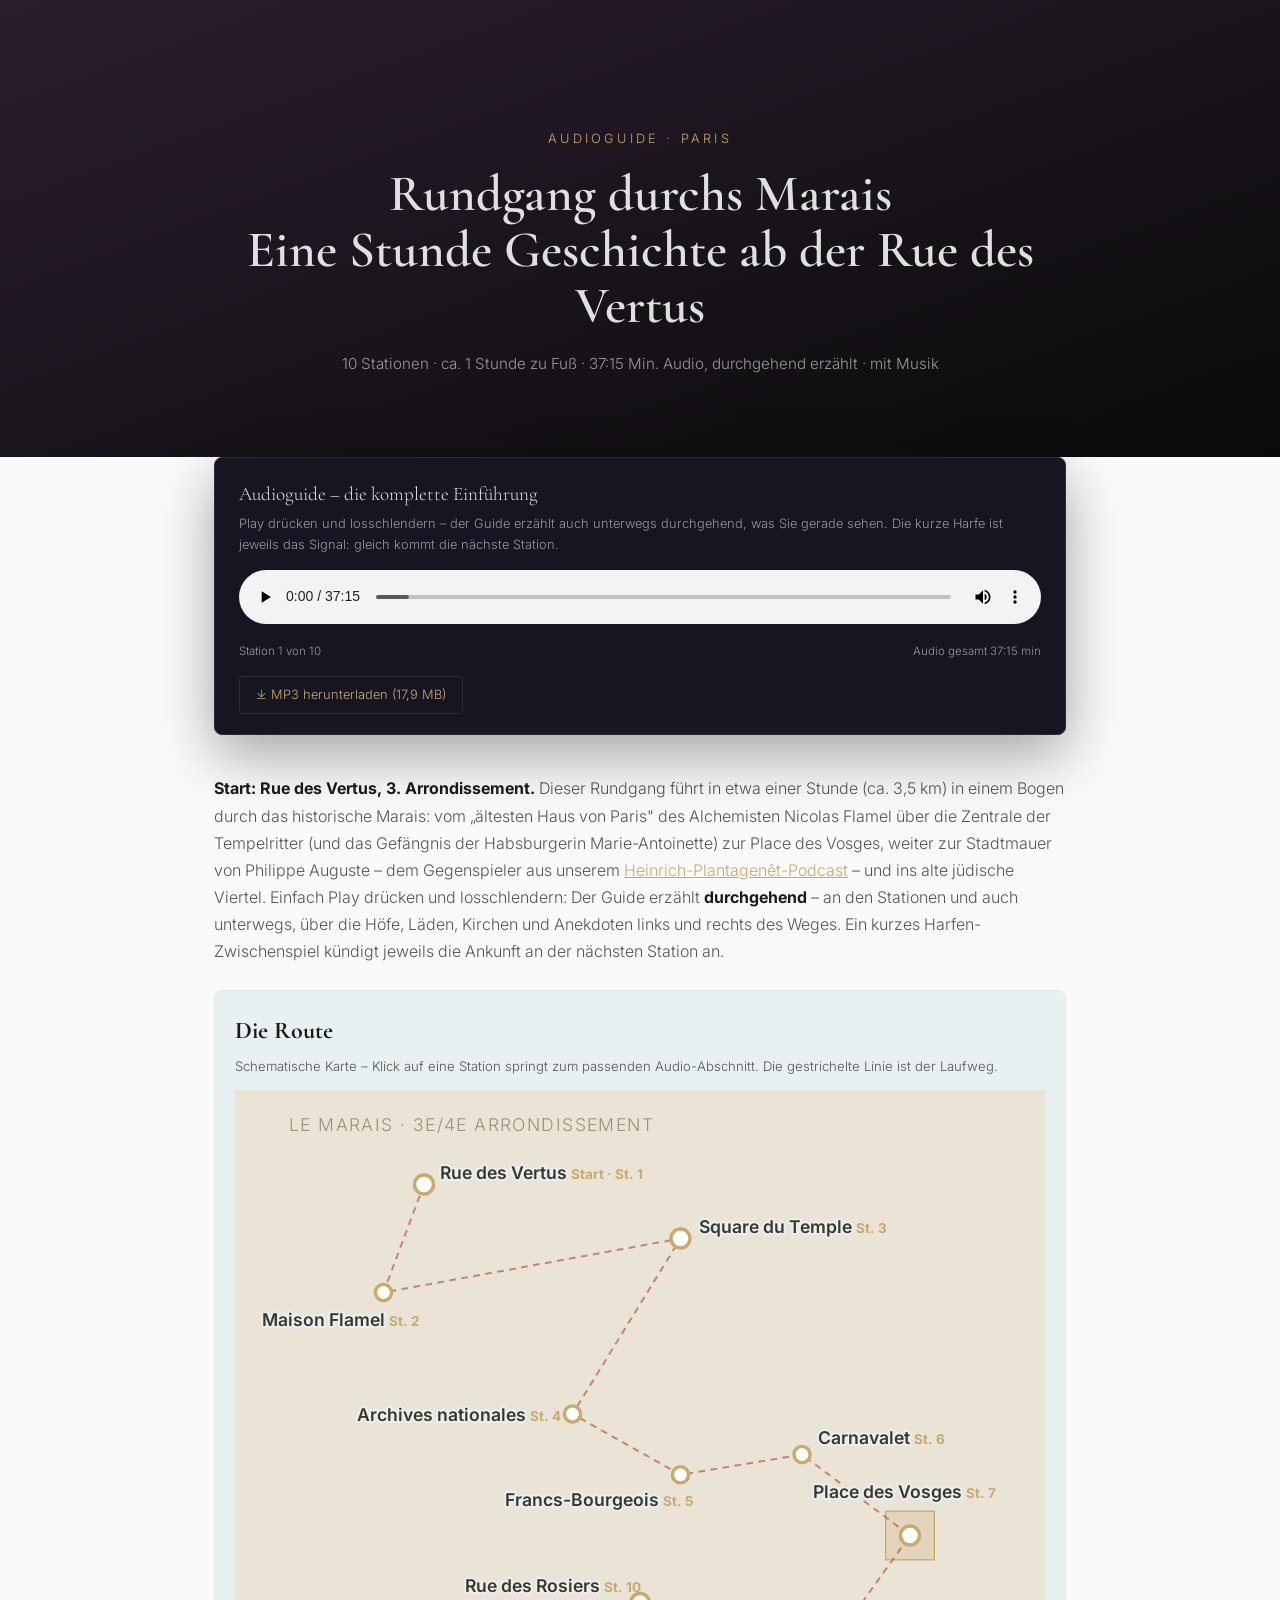
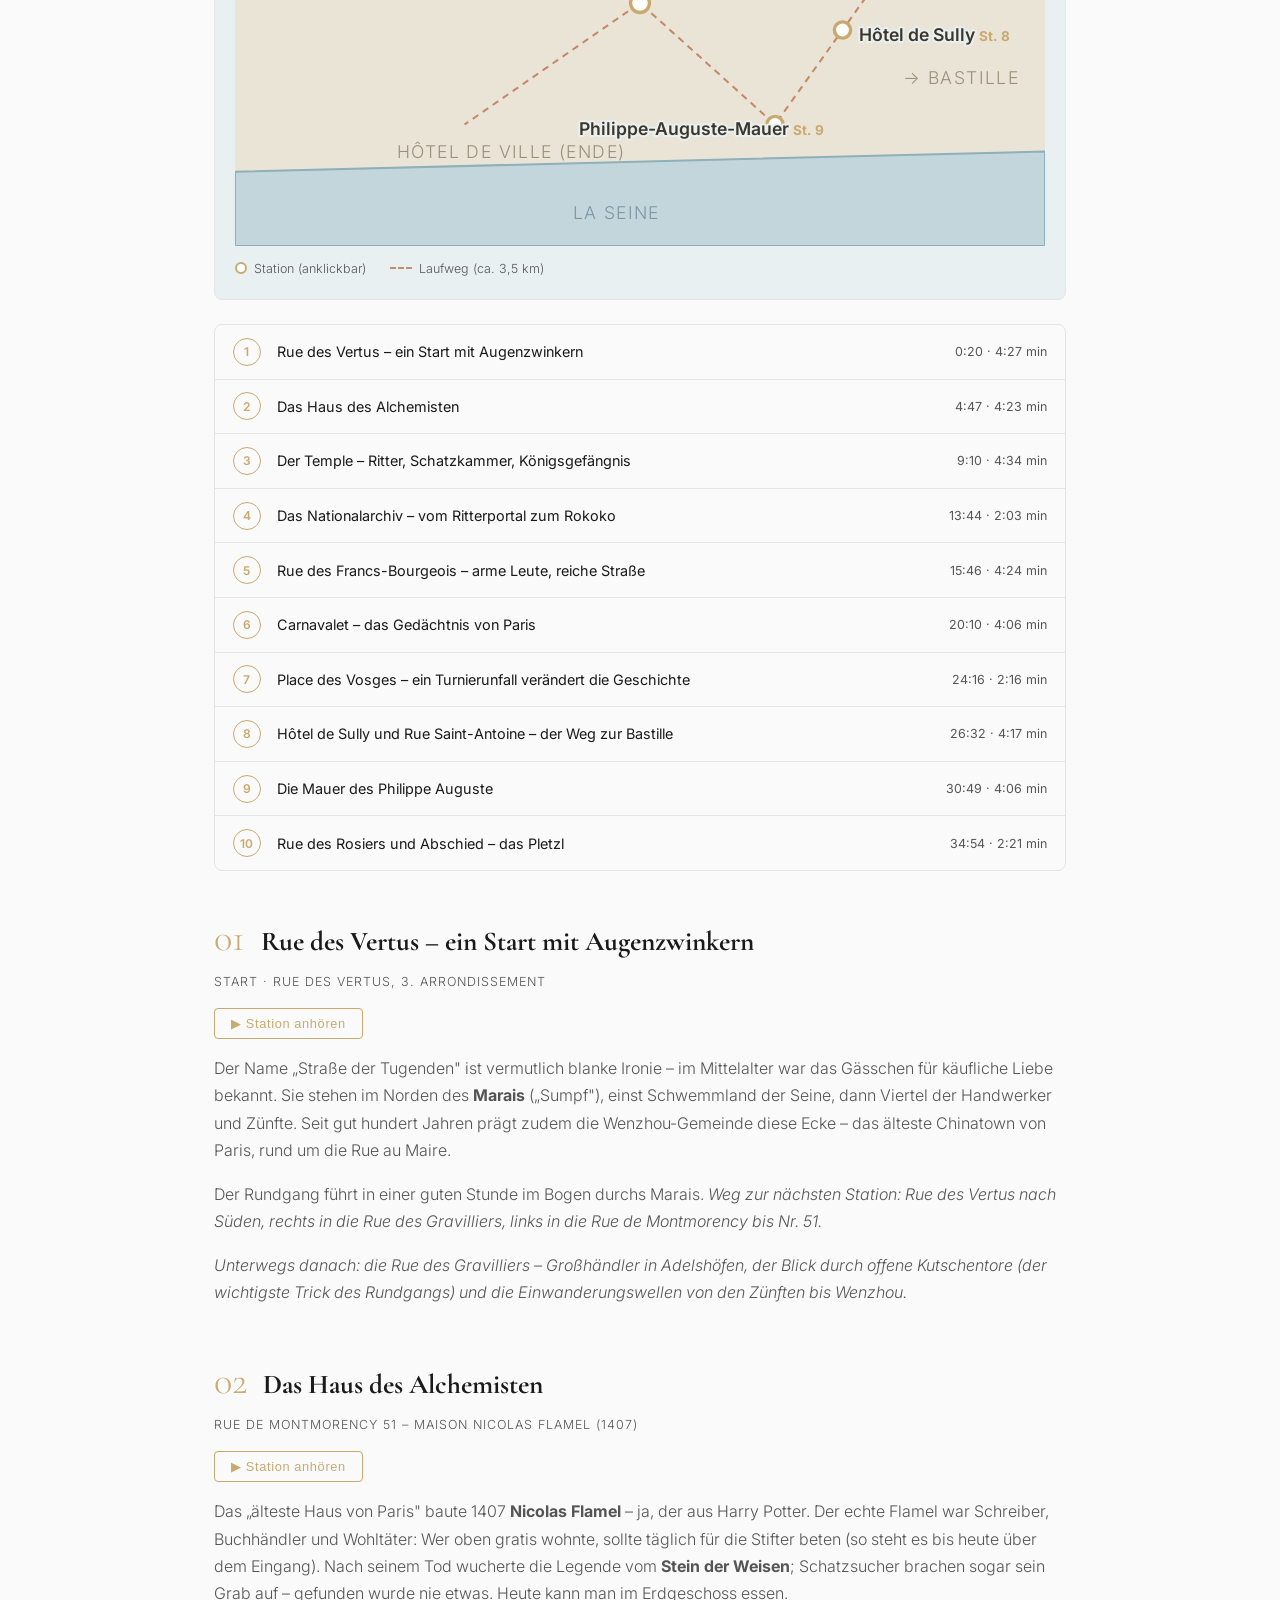
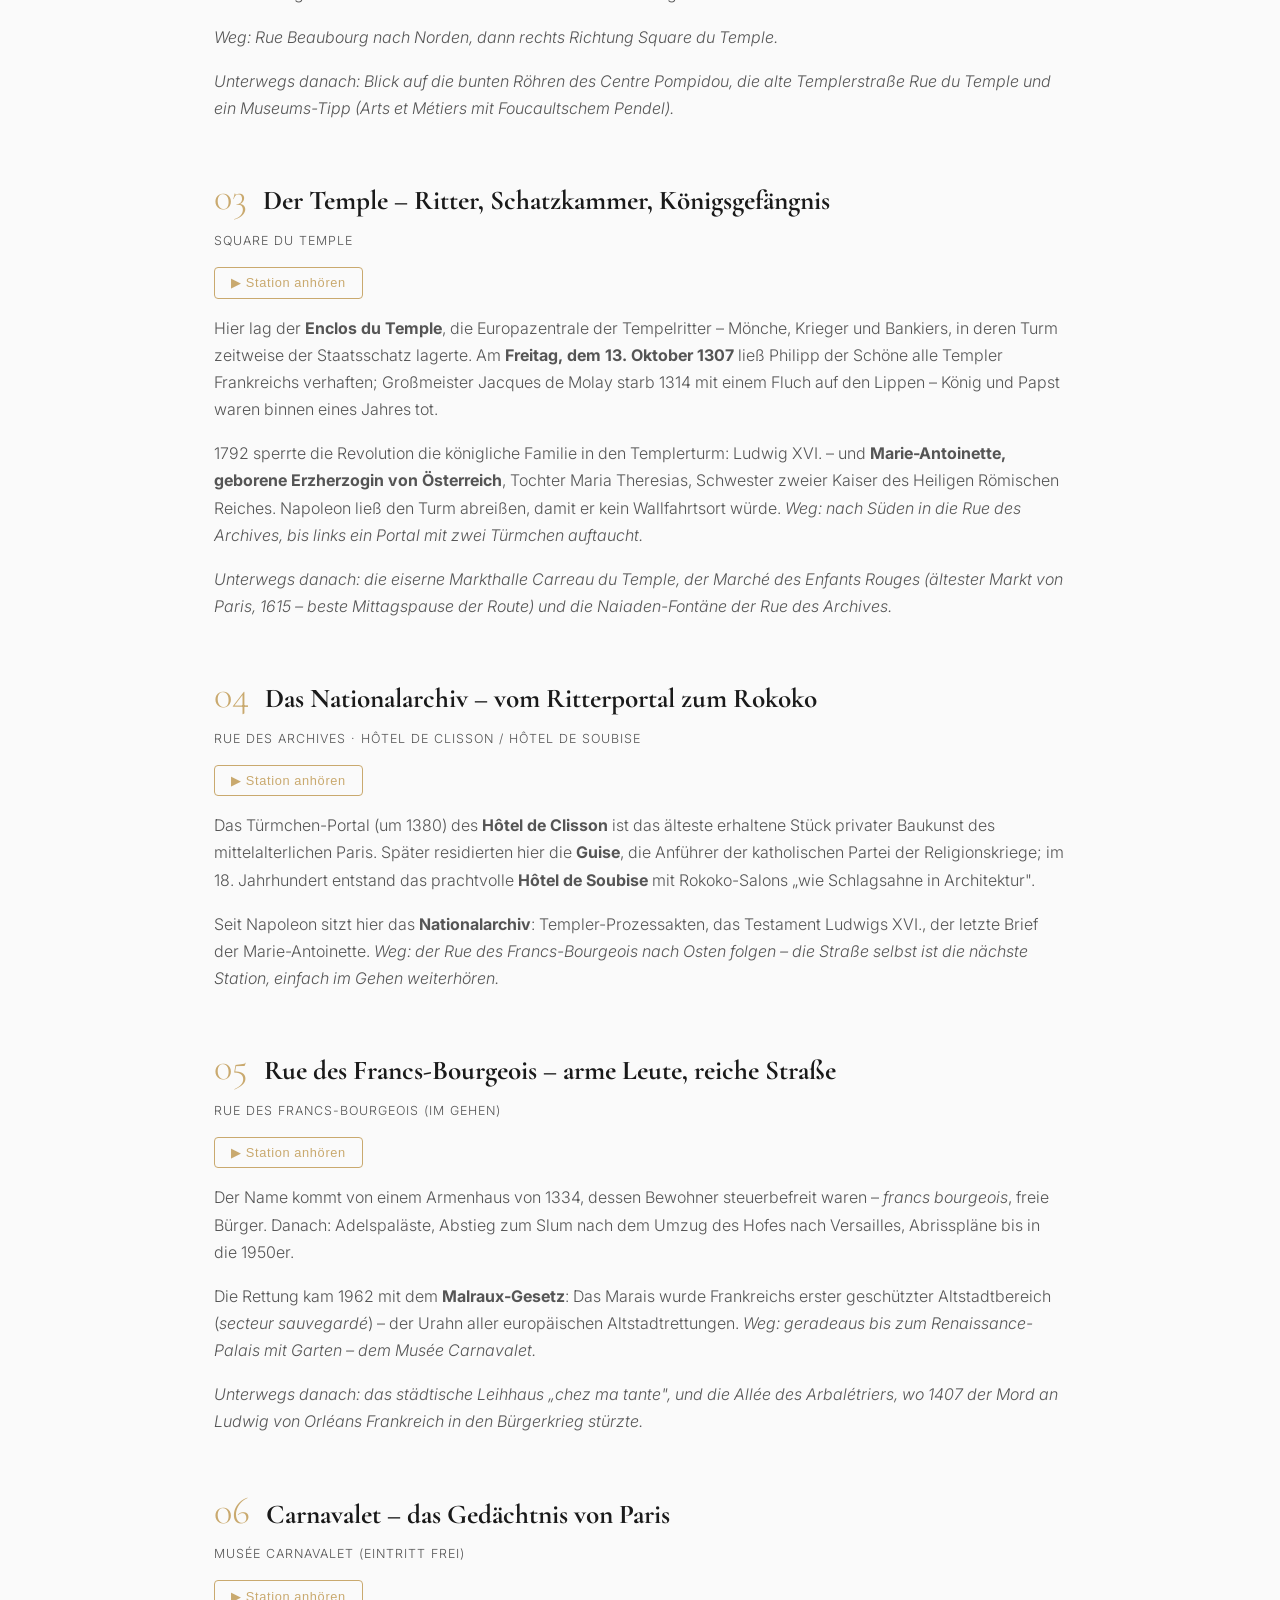
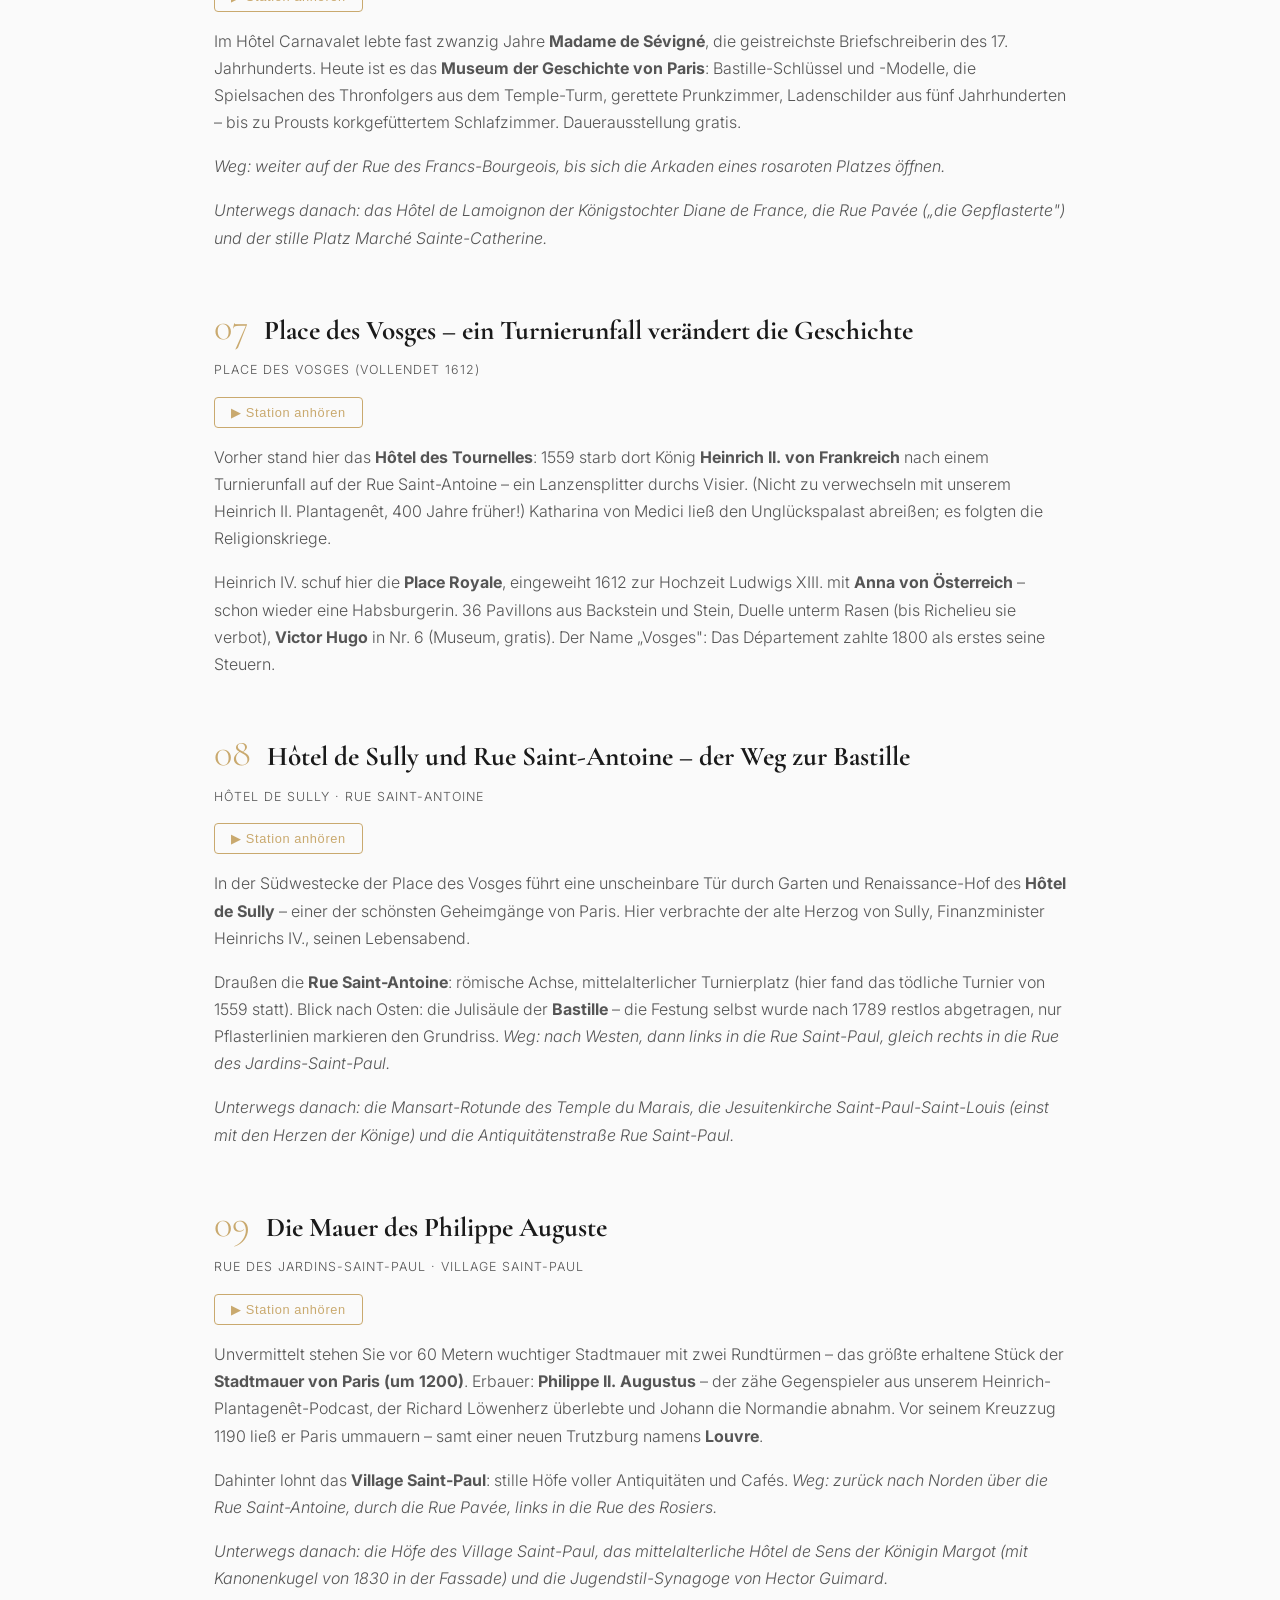
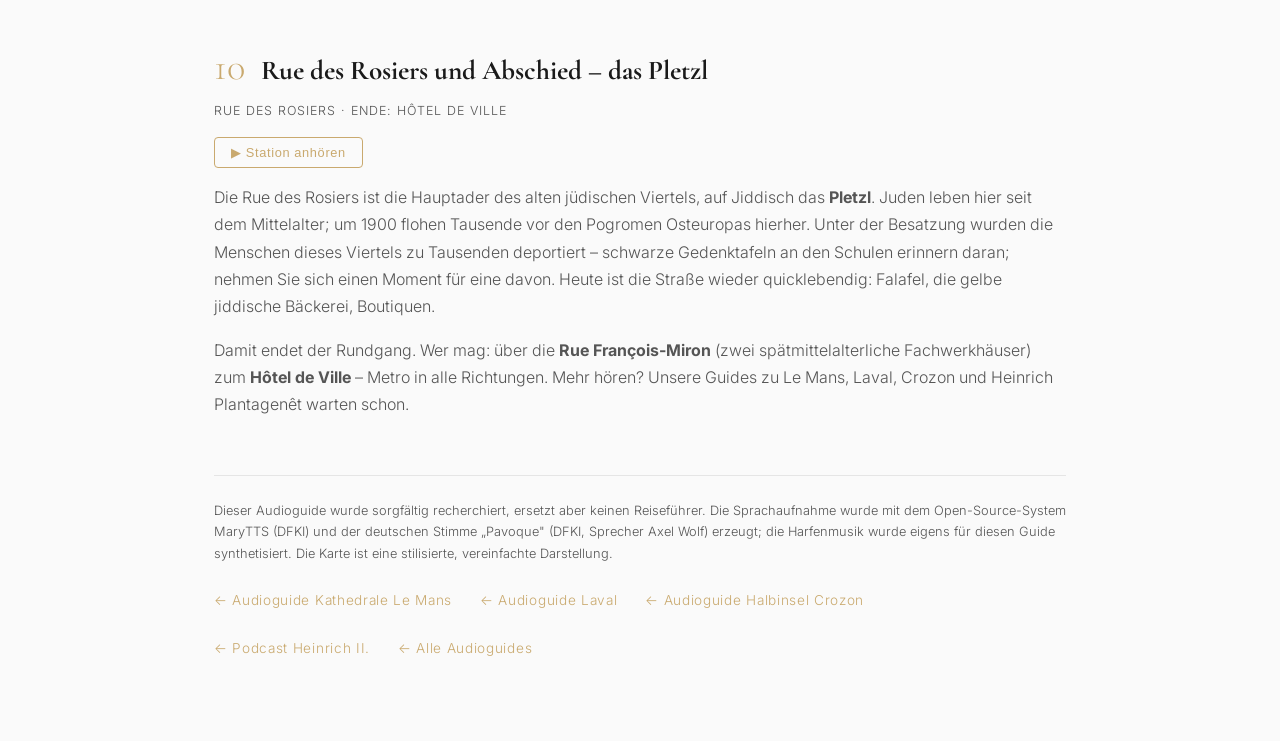
<file: paris-marais.html>
<!DOCTYPE html>
<html lang="de">
<head>
    <meta charset="UTF-8">
    <meta name="viewport" content="width=device-width, initial-scale=1.0, viewport-fit=cover">
    <meta name="description" content="Einstündiger Geschichtsrundgang durch das Pariser Marais – Start Rue des Vertus, 10 Stationen, ca. 37 Minuten durchgehend erzähltes Audio mit Musik, Deutsch, mit Routenkarte.">
    <meta property="og:title" content="Paris: Geschichtsrundgang durchs Marais">
    <meta property="og:description" content="Von der Rue des Vertus durchs Marais: Alchemist Flamel, Templer, Place des Vosges, Philippe-Auguste-Mauer, Pletzl – 10 Stationen mit Musik.">
    <meta property="og:type" content="website">
    <title>Paris: Geschichtsrundgang durchs Marais</title>
    <link rel="preconnect" href="https://fonts.googleapis.com">
    <link rel="preconnect" href="https://fonts.gstatic.com" crossorigin>
    <link href="https://fonts.googleapis.com/css2?family=Inter:wght@300;400;500;600;700;800&family=Cormorant+Garamond:ital,wght@0,400;0,600;1,400;1,600&display=swap" rel="stylesheet">
    <link rel="stylesheet" href="style.css">
    <style>
        /* ===== Crozon-Audioguide (nutzt das hp-Muster der Heinrich-II-Seite) ===== */
        .hp-hero {
            position: relative;
            padding: 8rem 0 5rem;
            background: linear-gradient(160deg, #2a1e2e 0%, var(--primary) 100%);
            color: var(--text-light);
            text-align: center;
        }
        .hp-eyebrow {
            font-size: 0.8rem;
            letter-spacing: 0.25em;
            text-transform: uppercase;
            color: var(--accent);
            margin-bottom: 1rem;
        }
        .hp-hero h1 {
            font-family: var(--font-serif);
            font-weight: 600;
            font-size: clamp(2rem, 5vw, 3.2rem);
            line-height: 1.1;
            margin-bottom: 1rem;
        }
        .hp-hero .hp-sub { color: var(--text-muted); font-size: 0.95rem; }
        .hp-narrow { max-width: 900px; margin: 0 auto; }
        .hp-section { padding: 3rem 0 5rem; }

        .hp-player {
            position: sticky;
            top: 0;
            z-index: 50;
            background: var(--bg-card-dark);
            border: 1px solid var(--border-dark);
            border-radius: var(--radius-lg);
            padding: 1.25rem 1.5rem;
            margin-top: -3rem;
            box-shadow: 0 20px 60px rgba(0,0,0,0.35);
            color: var(--text-light);
        }
        .hp-player-title { font-family: var(--font-serif); font-size: 1.2rem; margin-bottom: 0.15rem; }
        .hp-player-meta { color: var(--text-muted); font-size: 0.8rem; margin-bottom: 0.9rem; }
        .hp-player audio { width: 100%; }
        .hp-player-label {
            font-size: 0.72rem;
            color: var(--text-muted);
            margin-top: 0.6rem;
            display: flex;
            justify-content: space-between;
        }
        .hp-download {
            display: inline-flex;
            align-items: center;
            gap: 0.5rem;
            margin-top: 0.9rem;
            font-size: 0.8rem;
            color: var(--accent);
            border: 1px solid var(--border-dark);
            padding: 0.45rem 1rem;
            border-radius: var(--radius);
            transition: all var(--transition);
        }
        .hp-download:hover { background: var(--accent); color: var(--primary); }

        .hp-intro { margin: 2.5rem 0 1.5rem; color: var(--text-dark-muted); }
        .hp-intro strong { color: var(--text-dark); }
        .hp-intro a { color: var(--accent); text-decoration: underline; }

        .hp-map-card {
            border: 1px solid var(--border-light);
            border-radius: var(--radius-lg);
            background: #e9f0f2;
            padding: 1.25rem;
            margin: 1.5rem 0 1rem;
        }
        .hp-map-card h2 {
            font-family: var(--font-serif);
            font-size: 1.5rem;
            margin-bottom: 0.25rem;
            color: var(--text-dark);
        }
        .hp-map-hint { font-size: 0.82rem; color: var(--text-dark-muted); margin-bottom: 0.75rem; }
        .hp-map-wrap { width: 100%; overflow: hidden; }
        .hp-map-wrap svg { width: 100%; height: auto; display: block; }

        .land { fill: #e5ddc8; stroke: #ada173; stroke-width: 1.5; stroke-linejoin: round; }
        .islet { fill: #d8cfb4; stroke: #ada173; stroke-width: 1; }
        .sea-label, .land-label {
            font-family: var(--font-sans);
            font-size: 13px;
            fill: #7d97a3;
            letter-spacing: 0.08em;
            text-transform: uppercase;
        }
        .land-label { fill: #9a917d; }
        .trail {
            fill: none;
            stroke: #b4552d;
            stroke-width: 1.5;
            stroke-dasharray: 5 4;
            opacity: 0.65;
        }

        .marker { cursor: pointer; }
        .marker circle.halo { fill: var(--accent); fill-opacity: 0; }
        .marker circle.dot {
            fill: #fff;
            stroke: var(--accent);
            stroke-width: 2.5;
            transition: all var(--transition);
        }
        .marker text {
            font-family: var(--font-sans);
            font-size: 13px;
            font-weight: 600;
            fill: #3d3629;
            paint-order: stroke;
            stroke: #e9f0f2;
            stroke-width: 3px;
            stroke-linejoin: round;
        }
        .marker .chnum {
            font-size: 10px;
            font-weight: 700;
            fill: var(--accent);
            stroke: none;
        }
        .marker:hover circle.dot, .marker.active circle.dot { fill: var(--accent); }
        .marker:hover circle.halo { fill-opacity: 0.15; }
        .marker.active circle.halo {
            fill-opacity: 0.2;
            animation: hp-pulse 2s ease-out infinite;
        }
        @keyframes hp-pulse {
            0% { fill-opacity: 0.35; r: 12; }
            100% { fill-opacity: 0; r: 26; }
        }
        .hp-legend {
            display: flex;
            gap: 1.5rem;
            flex-wrap: wrap;
            font-size: 0.78rem;
            color: var(--text-dark-muted);
            margin-top: 0.75rem;
        }
        .hp-legend span { display: inline-flex; align-items: center; gap: 0.45rem; }
        .hp-legend .dotmark {
            width: 12px; height: 12px; border-radius: 50%;
            background: #fff; border: 2.5px solid var(--accent);
        }
        .hp-legend .trailmark {
            width: 22px; height: 0;
            border-top: 2px dashed #b4552d; opacity: 0.65;
        }

        .hp-toc {
            margin: 1.5rem 0 3rem;
            border: 1px solid var(--border-light);
            border-radius: var(--radius-lg);
            overflow: hidden;
        }
        .hp-toc-item {
            display: flex;
            align-items: center;
            gap: 1rem;
            width: 100%;
            text-align: left;
            appearance: none;
            background: transparent;
            border: none;
            border-bottom: 1px solid var(--border-light);
            padding: 0.8rem 1.1rem;
            cursor: pointer;
            font-family: var(--font-sans);
            font-size: 0.9rem;
            color: var(--text-dark);
            transition: background var(--transition);
        }
        .hp-toc-item:last-child { border-bottom: none; }
        .hp-toc-item:hover { background: #f0ece3; }
        .hp-toc-item .num {
            flex-shrink: 0;
            width: 28px; height: 28px;
            border-radius: 50%;
            border: 1px solid var(--accent);
            color: var(--accent);
            display: inline-flex;
            align-items: center;
            justify-content: center;
            font-size: 0.75rem;
            font-weight: 600;
        }
        .hp-toc-item .dur { margin-left: auto; color: var(--text-dark-muted); font-size: 0.78rem; white-space: nowrap; }
        .hp-toc-item.active { background: #f0ece3; }
        .hp-toc-item.active .num { background: var(--accent); color: #fff; }

        .hp-chapter { margin-bottom: 3.5rem; scroll-margin-top: 200px; }
        .hp-chapter-head {
            display: flex;
            align-items: baseline;
            gap: 1rem;
            margin-bottom: 0.75rem;
        }
        .hp-chapter-num {
            font-family: var(--font-serif);
            font-size: 2.4rem;
            color: var(--accent);
            line-height: 1;
        }
        .hp-chapter h2 {
            font-family: var(--font-serif);
            font-size: 1.7rem;
            color: var(--text-dark);
            line-height: 1.2;
        }
        .hp-chapter-loc {
            font-size: 0.78rem;
            letter-spacing: 0.08em;
            text-transform: uppercase;
            color: var(--text-dark-muted);
            margin-bottom: 1rem;
        }
        .hp-chapter-actions { margin-bottom: 1rem; }
        .hp-play-chapter {
            appearance: none;
            border: 1px solid var(--accent);
            background: transparent;
            color: var(--accent);
            border-radius: var(--radius);
            padding: 0.45rem 1rem;
            font-size: 0.8rem;
            letter-spacing: 0.05em;
            cursor: pointer;
            transition: all var(--transition);
        }
        .hp-play-chapter:hover { background: var(--accent); color: #fff; }
        .hp-chapter.playing .hp-play-chapter { background: var(--accent); color: #fff; }
        .hp-chapter.playing .hp-chapter-num { animation: hp-blink 2s ease-in-out infinite; }
        @keyframes hp-blink {
            0%, 100% { opacity: 1; }
            50% { opacity: 0.45; }
        }
        .hp-text p { margin-bottom: 1.05rem; color: var(--text-dark-muted); }

        .hp-footer-note {
            margin-top: 3rem;
            padding-top: 1.5rem;
            border-top: 1px solid var(--border-light);
            font-size: 0.8rem;
            color: var(--text-dark-muted);
        }
        .hp-back {
            display: inline-block;
            margin-top: 1.5rem;
            margin-right: 1.5rem;
            font-size: 0.85rem;
            letter-spacing: 0.05em;
            color: var(--accent);
        }
        @media (max-width: 600px) {
            .hp-player { padding: 1rem; margin-left: -0.5rem; margin-right: -0.5rem; }
            .hp-chapter { scroll-margin-top: 240px; }
        }
    </style>
</head>
<body>

    <!-- Hero -->
    <header class="hp-hero">
        <div class="container hp-narrow">
            <p class="hp-eyebrow">Audioguide · Paris</p>
            <h1>Rundgang durchs Marais<br>Eine Stunde Geschichte ab der Rue des Vertus</h1>
            <p class="hp-sub">10 Stationen · ca. 1 Stunde zu Fuß · 37:15 Min. Audio, durchgehend erzählt · mit Musik</p>
        </div>
    </header>

    <section class="hp-section">
        <div class="container hp-narrow">

            <!-- Player -->
            <div class="hp-player" id="hpPlayer">
                <p class="hp-player-title" id="hpNowTitle">Audioguide – die komplette Einführung</p>
                <p class="hp-player-meta" id="hpNowMeta">Play drücken und losschlendern – der Guide erzählt auch unterwegs durchgehend, was Sie gerade sehen. Die kurze Harfe ist jeweils das Signal: gleich kommt die nächste Station.</p>
                <audio id="hpAudio" controls preload="metadata">
                    <source src="assets/audioguide-paris-marais.mp3" type="audio/mpeg">
                    Ihr Browser kann die Audiodatei nicht abspielen.
                    <a href="assets/audioguide-paris-marais.mp3">MP3 herunterladen</a>.
                </audio>
                <div class="hp-player-label">
                    <span id="hpChapterLabel">Station 1 von 10</span>
                    <span>Audio gesamt 37:15 min</span>
                </div>
                <a class="hp-download" href="assets/audioguide-paris-marais.mp3" download>⤓ MP3 herunterladen (17,9 MB)</a>
            </div>

            <!-- Intro -->
            <div class="hp-intro">
                <p><strong>Start: Rue des Vertus, 3. Arrondissement.</strong> Dieser Rundgang führt in etwa einer Stunde (ca. 3,5 km) in einem Bogen durch das historische Marais: vom „ältesten Haus von Paris" des Alchemisten Nicolas Flamel über die Zentrale der Tempelritter (und das Gefängnis der Habsburgerin Marie-Antoinette) zur Place des Vosges, weiter zur Stadtmauer von Philippe Auguste – dem Gegenspieler aus unserem <a href="heinrich-ii.html">Heinrich-Plantagenêt-Podcast</a> – und ins alte jüdische Viertel. Einfach Play drücken und losschlendern: Der Guide erzählt <strong>durchgehend</strong> – an den Stationen und auch unterwegs, über die Höfe, Läden, Kirchen und Anekdoten links und rechts des Weges. Ein kurzes Harfen-Zwischenspiel kündigt jeweils die Ankunft an der nächsten Station an.</p>
            </div>

            <!-- Karte -->
            <div class="hp-map-card">
                <h2>Die Route</h2>
                <p class="hp-map-hint">Schematische Karte – Klick auf eine Station springt zum passenden Audio-Abschnitt. Die gestrichelte Linie ist der Laufweg.</p>
                <div class="hp-map-wrap">
                    <svg viewBox="0 0 600 560" role="img" aria-label="Schematische Routenkarte des Rundgangs durch das Marais">
                        <rect x="0" y="0" width="600" height="560" fill="#e9e4d6" stroke="none"/>
                        <!-- Seine -->
                        <path d="M 0,505 L 600,490 600,560 0,560 Z" fill="#c3d6dc" stroke="#8fb0ba" stroke-width="1.5"/>
                        <text class="sea-label" x="250" y="540">La Seine</text>
                        <!-- Place des Vosges Symbol -->
                        <rect x="482" y="312" width="36" height="36" fill="var(--accent)" fill-opacity="0.25" stroke="var(--accent)" stroke-width="1"/>
                        <!-- Laufweg -->
                        <path class="trail" d="M 140,70 L 110,150 330,110 250,240 330,285 420,270 500,330 450,400 400,470 300,380 170,470"/>
                        <text class="land-label" x="40" y="30">Le Marais · 3e/4e Arrondissement</text>
                        <text class="land-label" x="495" y="440">→ Bastille</text>
                        <text class="land-label" x="120" y="495">Hôtel de Ville (Ende)</text>

                        <!-- Marker -->
                        <g class="marker" data-ch="0" tabindex="0" role="button" aria-label="Station 1: Rue des Vertus (Start)">
                            <circle class="halo" cx="140" cy="70" r="14"/>
                            <circle class="dot" cx="140" cy="70" r="7"/>
                            <text x="152" y="66">Rue des Vertus <tspan class="chnum">Start · St. 1</tspan></text>
                        </g>
                        <g class="marker" data-ch="1" tabindex="0" role="button" aria-label="Station 2: Haus des Nicolas Flamel">
                            <circle class="halo" cx="110" cy="150" r="12"/>
                            <circle class="dot" cx="110" cy="150" r="6"/>
                            <text x="20" y="175">Maison Flamel <tspan class="chnum">St. 2</tspan></text>
                        </g>
                        <g class="marker" data-ch="2" tabindex="0" role="button" aria-label="Station 3: Square du Temple">
                            <circle class="halo" cx="330" cy="110" r="14"/>
                            <circle class="dot" cx="330" cy="110" r="7"/>
                            <text x="344" y="106">Square du Temple <tspan class="chnum">St. 3</tspan></text>
                        </g>
                        <g class="marker" data-ch="3" tabindex="0" role="button" aria-label="Station 4: Nationalarchiv, Hôtel de Soubise">
                            <circle class="halo" cx="250" cy="240" r="12"/>
                            <circle class="dot" cx="250" cy="240" r="6"/>
                            <text x="90" y="245">Archives nationales <tspan class="chnum">St. 4</tspan></text>
                        </g>
                        <g class="marker" data-ch="4" tabindex="0" role="button" aria-label="Station 5: Rue des Francs-Bourgeois">
                            <circle class="halo" cx="330" cy="285" r="12"/>
                            <circle class="dot" cx="330" cy="285" r="6"/>
                            <text x="200" y="308">Francs-Bourgeois <tspan class="chnum">St. 5</tspan></text>
                        </g>
                        <g class="marker" data-ch="5" tabindex="0" role="button" aria-label="Station 6: Musée Carnavalet">
                            <circle class="halo" cx="420" cy="270" r="12"/>
                            <circle class="dot" cx="420" cy="270" r="6"/>
                            <text x="432" y="262">Carnavalet <tspan class="chnum">St. 6</tspan></text>
                        </g>
                        <g class="marker" data-ch="6" tabindex="0" role="button" aria-label="Station 7: Place des Vosges">
                            <circle class="halo" cx="500" cy="330" r="14"/>
                            <circle class="dot" cx="500" cy="330" r="7"/>
                            <text x="428" y="302">Place des Vosges <tspan class="chnum">St. 7</tspan></text>
                        </g>
                        <g class="marker" data-ch="7" tabindex="0" role="button" aria-label="Station 8: Hôtel de Sully und Rue Saint-Antoine">
                            <circle class="halo" cx="450" cy="400" r="12"/>
                            <circle class="dot" cx="450" cy="400" r="6"/>
                            <text x="462" y="408">Hôtel de Sully <tspan class="chnum">St. 8</tspan></text>
                        </g>
                        <g class="marker" data-ch="8" tabindex="0" role="button" aria-label="Station 9: Mauer des Philippe Auguste">
                            <circle class="halo" cx="400" cy="470" r="12"/>
                            <circle class="dot" cx="400" cy="470" r="6"/>
                            <text x="255" y="478">Philippe-Auguste-Mauer <tspan class="chnum">St. 9</tspan></text>
                        </g>
                        <g class="marker" data-ch="9" tabindex="0" role="button" aria-label="Station 10: Rue des Rosiers, das Pletzl">
                            <circle class="halo" cx="300" cy="380" r="14"/>
                            <circle class="dot" cx="300" cy="380" r="7"/>
                            <text x="170" y="372">Rue des Rosiers <tspan class="chnum">St. 10</tspan></text>
                        </g>
                    </svg>
                </div>
                <div class="hp-legend">
                    <span><span class="dotmark"></span> Station (anklickbar)</span>
                    <span><span class="trailmark"></span> Laufweg (ca. 3,5 km)</span>
                </div>
            </div>

            <!-- Kapitel-Liste (per JS gefüllt) -->
            <div class="hp-toc" id="hpToc"></div>

            <!-- Station 1 -->
            <article class="hp-chapter" data-ch="0" id="station-1">
                <div class="hp-chapter-head">
                    <span class="hp-chapter-num">01</span>
                    <h2>Rue des Vertus – ein Start mit Augenzwinkern</h2>
                </div>
                <p class="hp-chapter-loc">Start · Rue des Vertus, 3. Arrondissement</p>
                <div class="hp-chapter-actions"><button class="hp-play-chapter">▶ Station anhören</button></div>
                <div class="hp-text">
                    <p>Der Name „Straße der Tugenden" ist vermutlich blanke Ironie – im Mittelalter war das Gässchen für käufliche Liebe bekannt. Sie stehen im Norden des <strong>Marais</strong> („Sumpf"), einst Schwemmland der Seine, dann Viertel der Handwerker und Zünfte. Seit gut hundert Jahren prägt zudem die Wenzhou-Gemeinde diese Ecke – das älteste Chinatown von Paris, rund um die Rue au Maire.</p>
                    <p>Der Rundgang führt in einer guten Stunde im Bogen durchs Marais. <em>Weg zur nächsten Station: Rue des Vertus nach Süden, rechts in die Rue des Gravilliers, links in die Rue de Montmorency bis Nr. 51.</em></p>
                    <p><em>Unterwegs danach: die Rue des Gravilliers – Großhändler in Adelshöfen, der Blick durch offene Kutschentore (der wichtigste Trick des Rundgangs) und die Einwanderungswellen von den Zünften bis Wenzhou.</em></p>
                </div>
            </article>

            <!-- Station 2 -->
            <article class="hp-chapter" data-ch="1" id="station-2">
                <div class="hp-chapter-head">
                    <span class="hp-chapter-num">02</span>
                    <h2>Das Haus des Alchemisten</h2>
                </div>
                <p class="hp-chapter-loc">Rue de Montmorency 51 – Maison Nicolas Flamel (1407)</p>
                <div class="hp-chapter-actions"><button class="hp-play-chapter">▶ Station anhören</button></div>
                <div class="hp-text">
                    <p>Das „älteste Haus von Paris" baute 1407 <strong>Nicolas Flamel</strong> – ja, der aus Harry Potter. Der echte Flamel war Schreiber, Buchhändler und Wohltäter: Wer oben gratis wohnte, sollte täglich für die Stifter beten (so steht es bis heute über dem Eingang). Nach seinem Tod wucherte die Legende vom <strong>Stein der Weisen</strong>; Schatzsucher brachen sogar sein Grab auf – gefunden wurde nie etwas. Heute kann man im Erdgeschoss essen.</p>
                    <p><em>Weg: Rue Beaubourg nach Norden, dann rechts Richtung Square du Temple.</em></p>
                    <p><em>Unterwegs danach: Blick auf die bunten Röhren des Centre Pompidou, die alte Templerstraße Rue du Temple und ein Museums-Tipp (Arts et Métiers mit Foucaultschem Pendel).</em></p>
                </div>
            </article>

            <!-- Station 3 -->
            <article class="hp-chapter" data-ch="2" id="station-3">
                <div class="hp-chapter-head">
                    <span class="hp-chapter-num">03</span>
                    <h2>Der Temple – Ritter, Schatzkammer, Königsgefängnis</h2>
                </div>
                <p class="hp-chapter-loc">Square du Temple</p>
                <div class="hp-chapter-actions"><button class="hp-play-chapter">▶ Station anhören</button></div>
                <div class="hp-text">
                    <p>Hier lag der <strong>Enclos du Temple</strong>, die Europazentrale der Tempelritter – Mönche, Krieger und Bankiers, in deren Turm zeitweise der Staatsschatz lagerte. Am <strong>Freitag, dem 13. Oktober 1307</strong> ließ Philipp der Schöne alle Templer Frankreichs verhaften; Großmeister Jacques de Molay starb 1314 mit einem Fluch auf den Lippen – König und Papst waren binnen eines Jahres tot.</p>
                    <p>1792 sperrte die Revolution die königliche Familie in den Templerturm: Ludwig XVI. – und <strong>Marie-Antoinette, geborene Erzherzogin von Österreich</strong>, Tochter Maria Theresias, Schwester zweier Kaiser des Heiligen Römischen Reiches. Napoleon ließ den Turm abreißen, damit er kein Wallfahrtsort würde. <em>Weg: nach Süden in die Rue des Archives, bis links ein Portal mit zwei Türmchen auftaucht.</em></p>
                    <p><em>Unterwegs danach: die eiserne Markthalle Carreau du Temple, der Marché des Enfants Rouges (ältester Markt von Paris, 1615 – beste Mittagspause der Route) und die Naiaden-Fontäne der Rue des Archives.</em></p>
                </div>
            </article>

            <!-- Station 4 -->
            <article class="hp-chapter" data-ch="3" id="station-4">
                <div class="hp-chapter-head">
                    <span class="hp-chapter-num">04</span>
                    <h2>Das Nationalarchiv – vom Ritterportal zum Rokoko</h2>
                </div>
                <p class="hp-chapter-loc">Rue des Archives · Hôtel de Clisson / Hôtel de Soubise</p>
                <div class="hp-chapter-actions"><button class="hp-play-chapter">▶ Station anhören</button></div>
                <div class="hp-text">
                    <p>Das Türmchen-Portal (um 1380) des <strong>Hôtel de Clisson</strong> ist das älteste erhaltene Stück privater Baukunst des mittelalterlichen Paris. Später residierten hier die <strong>Guise</strong>, die Anführer der katholischen Partei der Religionskriege; im 18. Jahrhundert entstand das prachtvolle <strong>Hôtel de Soubise</strong> mit Rokoko-Salons „wie Schlagsahne in Architektur".</p>
                    <p>Seit Napoleon sitzt hier das <strong>Nationalarchiv</strong>: Templer-Prozessakten, das Testament Ludwigs XVI., der letzte Brief der Marie-Antoinette. <em>Weg: der Rue des Francs-Bourgeois nach Osten folgen – die Straße selbst ist die nächste Station, einfach im Gehen weiterhören.</em></p>
                </div>
            </article>

            <!-- Station 5 -->
            <article class="hp-chapter" data-ch="4" id="station-5">
                <div class="hp-chapter-head">
                    <span class="hp-chapter-num">05</span>
                    <h2>Rue des Francs-Bourgeois – arme Leute, reiche Straße</h2>
                </div>
                <p class="hp-chapter-loc">Rue des Francs-Bourgeois (im Gehen)</p>
                <div class="hp-chapter-actions"><button class="hp-play-chapter">▶ Station anhören</button></div>
                <div class="hp-text">
                    <p>Der Name kommt von einem Armenhaus von 1334, dessen Bewohner steuerbefreit waren – <em>francs bourgeois</em>, freie Bürger. Danach: Adelspaläste, Abstieg zum Slum nach dem Umzug des Hofes nach Versailles, Abrisspläne bis in die 1950er.</p>
                    <p>Die Rettung kam 1962 mit dem <strong>Malraux-Gesetz</strong>: Das Marais wurde Frankreichs erster geschützter Altstadtbereich (<em>secteur sauvegardé</em>) – der Urahn aller europäischen Altstadtrettungen. <em>Weg: geradeaus bis zum Renaissance-Palais mit Garten – dem Musée Carnavalet.</em></p>
                    <p><em>Unterwegs danach: das städtische Leihhaus „chez ma tante", und die Allée des Arbalétriers, wo 1407 der Mord an Ludwig von Orléans Frankreich in den Bürgerkrieg stürzte.</em></p>
                </div>
            </article>

            <!-- Station 6 -->
            <article class="hp-chapter" data-ch="5" id="station-6">
                <div class="hp-chapter-head">
                    <span class="hp-chapter-num">06</span>
                    <h2>Carnavalet – das Gedächtnis von Paris</h2>
                </div>
                <p class="hp-chapter-loc">Musée Carnavalet (Eintritt frei)</p>
                <div class="hp-chapter-actions"><button class="hp-play-chapter">▶ Station anhören</button></div>
                <div class="hp-text">
                    <p>Im Hôtel Carnavalet lebte fast zwanzig Jahre <strong>Madame de Sévigné</strong>, die geistreichste Briefschreiberin des 17. Jahrhunderts. Heute ist es das <strong>Museum der Geschichte von Paris</strong>: Bastille-Schlüssel und -Modelle, die Spielsachen des Thronfolgers aus dem Temple-Turm, gerettete Prunkzimmer, Ladenschilder aus fünf Jahrhunderten – bis zu Prousts korkgefüttertem Schlafzimmer. Dauerausstellung gratis.</p>
                    <p><em>Weg: weiter auf der Rue des Francs-Bourgeois, bis sich die Arkaden eines rosaroten Platzes öffnen.</em></p>
                    <p><em>Unterwegs danach: das Hôtel de Lamoignon der Königstochter Diane de France, die Rue Pavée („die Gepflasterte") und der stille Platz Marché Sainte-Catherine.</em></p>
                </div>
            </article>

            <!-- Station 7 -->
            <article class="hp-chapter" data-ch="6" id="station-7">
                <div class="hp-chapter-head">
                    <span class="hp-chapter-num">07</span>
                    <h2>Place des Vosges – ein Turnierunfall verändert die Geschichte</h2>
                </div>
                <p class="hp-chapter-loc">Place des Vosges (vollendet 1612)</p>
                <div class="hp-chapter-actions"><button class="hp-play-chapter">▶ Station anhören</button></div>
                <div class="hp-text">
                    <p>Vorher stand hier das <strong>Hôtel des Tournelles</strong>: 1559 starb dort König <strong>Heinrich II. von Frankreich</strong> nach einem Turnierunfall auf der Rue Saint-Antoine – ein Lanzensplitter durchs Visier. (Nicht zu verwechseln mit unserem <a href="heinrich-ii.html">Heinrich II. Plantagenêt</a>, 400 Jahre früher!) Katharina von Medici ließ den Unglückspalast abreißen; es folgten die Religionskriege.</p>
                    <p>Heinrich IV. schuf hier die <strong>Place Royale</strong>, eingeweiht 1612 zur Hochzeit Ludwigs XIII. mit <strong>Anna von Österreich</strong> – schon wieder eine Habsburgerin. 36 Pavillons aus Backstein und Stein, Duelle unterm Rasen (bis Richelieu sie verbot), <strong>Victor Hugo</strong> in Nr. 6 (Museum, gratis). Der Name „Vosges": Das Département zahlte 1800 als erstes seine Steuern.</p>
                </div>
            </article>

            <!-- Station 8 -->
            <article class="hp-chapter" data-ch="7" id="station-8">
                <div class="hp-chapter-head">
                    <span class="hp-chapter-num">08</span>
                    <h2>Hôtel de Sully und Rue Saint-Antoine – der Weg zur Bastille</h2>
                </div>
                <p class="hp-chapter-loc">Hôtel de Sully · Rue Saint-Antoine</p>
                <div class="hp-chapter-actions"><button class="hp-play-chapter">▶ Station anhören</button></div>
                <div class="hp-text">
                    <p>In der Südwestecke der Place des Vosges führt eine unscheinbare Tür durch Garten und Renaissance-Hof des <strong>Hôtel de Sully</strong> – einer der schönsten Geheimgänge von Paris. Hier verbrachte der alte Herzog von Sully, Finanzminister Heinrichs IV., seinen Lebensabend.</p>
                    <p>Draußen die <strong>Rue Saint-Antoine</strong>: römische Achse, mittelalterlicher Turnierplatz (hier fand das tödliche Turnier von 1559 statt). Blick nach Osten: die Julisäule der <strong>Bastille</strong> – die Festung selbst wurde nach 1789 restlos abgetragen, nur Pflasterlinien markieren den Grundriss. <em>Weg: nach Westen, dann links in die Rue Saint-Paul, gleich rechts in die Rue des Jardins-Saint-Paul.</em></p>
                    <p><em>Unterwegs danach: die Mansart-Rotunde des Temple du Marais, die Jesuitenkirche Saint-Paul-Saint-Louis (einst mit den Herzen der Könige) und die Antiquitätenstraße Rue Saint-Paul.</em></p>
                </div>
            </article>

            <!-- Station 9 -->
            <article class="hp-chapter" data-ch="8" id="station-9">
                <div class="hp-chapter-head">
                    <span class="hp-chapter-num">09</span>
                    <h2>Die Mauer des Philippe Auguste</h2>
                </div>
                <p class="hp-chapter-loc">Rue des Jardins-Saint-Paul · Village Saint-Paul</p>
                <div class="hp-chapter-actions"><button class="hp-play-chapter">▶ Station anhören</button></div>
                <div class="hp-text">
                    <p>Unvermittelt stehen Sie vor 60 Metern wuchtiger Stadtmauer mit zwei Rundtürmen – das größte erhaltene Stück der <strong>Stadtmauer von Paris (um 1200)</strong>. Erbauer: <strong>Philippe II. Augustus</strong> – der zähe Gegenspieler aus unserem <a href="heinrich-ii.html">Heinrich-Plantagenêt-Podcast</a>, der Richard Löwenherz überlebte und Johann die Normandie abnahm. Vor seinem Kreuzzug 1190 ließ er Paris ummauern – samt einer neuen Trutzburg namens <strong>Louvre</strong>.</p>
                    <p>Dahinter lohnt das <strong>Village Saint-Paul</strong>: stille Höfe voller Antiquitäten und Cafés. <em>Weg: zurück nach Norden über die Rue Saint-Antoine, durch die Rue Pavée, links in die Rue des Rosiers.</em></p>
                    <p><em>Unterwegs danach: die Höfe des Village Saint-Paul, das mittelalterliche Hôtel de Sens der Königin Margot (mit Kanonenkugel von 1830 in der Fassade) und die Jugendstil-Synagoge von Hector Guimard.</em></p>
                </div>
            </article>

            <!-- Station 10 -->
            <article class="hp-chapter" data-ch="9" id="station-10">
                <div class="hp-chapter-head">
                    <span class="hp-chapter-num">10</span>
                    <h2>Rue des Rosiers und Abschied – das Pletzl</h2>
                </div>
                <p class="hp-chapter-loc">Rue des Rosiers · Ende: Hôtel de Ville</p>
                <div class="hp-chapter-actions"><button class="hp-play-chapter">▶ Station anhören</button></div>
                <div class="hp-text">
                    <p>Die Rue des Rosiers ist die Hauptader des alten jüdischen Viertels, auf Jiddisch das <strong>Pletzl</strong>. Juden leben hier seit dem Mittelalter; um 1900 flohen Tausende vor den Pogromen Osteuropas hierher. Unter der Besatzung wurden die Menschen dieses Viertels zu Tausenden deportiert – schwarze Gedenktafeln an den Schulen erinnern daran; nehmen Sie sich einen Moment für eine davon. Heute ist die Straße wieder quicklebendig: Falafel, die gelbe jiddische Bäckerei, Boutiquen.</p>
                    <p>Damit endet der Rundgang. Wer mag: über die <strong>Rue François-Miron</strong> (zwei spätmittelalterliche Fachwerkhäuser) zum <strong>Hôtel de Ville</strong> – Metro in alle Richtungen. Mehr hören? Unsere Guides zu <a href="audioguide-le-mans.html">Le Mans</a>, <a href="laval.html">Laval</a>, <a href="crozon.html">Crozon</a> und <a href="heinrich-ii.html">Heinrich Plantagenêt</a> warten schon.</p>
                </div>
            </article>

            <p class="hp-footer-note">
                Dieser Audioguide wurde sorgfältig recherchiert, ersetzt aber keinen Reiseführer.
                Die Sprachaufnahme wurde mit dem Open-Source-System MaryTTS (DFKI) und der deutschen Stimme „Pavoque"
                (DFKI, Sprecher Axel Wolf) erzeugt; die Harfenmusik wurde eigens für diesen Guide synthetisiert.
                Die Karte ist eine stilisierte, vereinfachte Darstellung.
            </p>
            <a class="hp-back" href="audioguide-le-mans.html">← Audioguide Kathedrale Le Mans</a>
            <a class="hp-back" href="laval.html">← Audioguide Laval</a>
            <a class="hp-back" href="crozon.html">← Audioguide Halbinsel Crozon</a>
            <a class="hp-back" href="heinrich-ii.html">← Podcast Heinrich II.</a>
            <a class="hp-back" href="index.html">← Alle Audioguides</a>
        </div>
    </section>

    <script>
    (function () {
        'use strict';

        // Startzeiten der 7 Kapitel in Sekunden (aus der Audio-Produktion; Kapitel 1 beginnt nach dem Musik-Intro)
        var CHAPTERS = [19.9, 286.6, 549.9, 823.8, 946.3, 1210.3, 1456.3, 1591.8, 1848.6, 2094.1];
        var TOTAL = 2235;

        var audio = document.getElementById('hpAudio');
        var nowTitle = document.getElementById('hpNowTitle');
        var chapterLabel = document.getElementById('hpChapterLabel');
        var toc = document.getElementById('hpToc');
        var markers = Array.prototype.slice.call(document.querySelectorAll('.marker'));

        var chapters = Array.prototype.map.call(document.querySelectorAll('.hp-chapter'), function (el) {
            return { el: el, title: el.querySelector('h2').textContent.trim() };
        });

        function fmt(sec) {
            var m = Math.floor(sec / 60), s = Math.round(sec % 60);
            if (s === 60) { m += 1; s = 0; }
            return m + ':' + (s < 10 ? '0' : '') + s;
        }

        function jumpTo(i, scroll) {
            audio.currentTime = CHAPTERS[i] + 0.05;
            audio.play();
            if (scroll) {
                chapters[i].el.scrollIntoView({ behavior: 'smooth', block: 'start' });
            }
        }

        chapters.forEach(function (ch, i) {
            var end = i < CHAPTERS.length - 1 ? CHAPTERS[i + 1] : TOTAL;
            var btn = document.createElement('button');
            btn.className = 'hp-toc-item';
            btn.innerHTML = '<span class="num">' + (i + 1) + '</span><span class="ttl"></span><span class="dur"></span>';
            btn.querySelector('.ttl').textContent = ch.title;
            btn.querySelector('.dur').textContent = fmt(CHAPTERS[i]) + ' · ' + fmt(end - CHAPTERS[i]) + ' min';
            btn.addEventListener('click', function () { jumpTo(i, true); });
            toc.appendChild(btn);
            ch.tocEl = btn;
        });

        markers.forEach(function (mk) {
            var i = parseInt(mk.dataset.ch, 10);
            mk.addEventListener('click', function () { jumpTo(i, false); });
            mk.addEventListener('keydown', function (e) {
                if (e.key === 'Enter' || e.key === ' ') { e.preventDefault(); jumpTo(i, false); }
            });
        });

        Array.prototype.forEach.call(document.querySelectorAll('.hp-play-chapter'), function (btn, i) {
            btn.addEventListener('click', function () { jumpTo(i, false); });
        });

        function currentChapter() {
            var t = audio.currentTime, idx = 0;
            for (var i = 0; i < CHAPTERS.length; i++) {
                if (t >= CHAPTERS[i] - 0.5) idx = i;
            }
            return idx;
        }

        var lastIdx = -1;
        function refresh() {
            var i = currentChapter();
            if (i === lastIdx) return;
            lastIdx = i;
            nowTitle.textContent = 'Station ' + (i + 1) + ' · ' + chapters[i].title;
            chapterLabel.textContent = 'Station ' + (i + 1) + ' von ' + chapters.length;
            chapters.forEach(function (ch, j) {
                ch.el.classList.toggle('playing', j === i && !audio.paused);
                ch.tocEl.classList.toggle('active', j === i);
            });
            markers.forEach(function (mk) {
                mk.classList.toggle('active', parseInt(mk.dataset.ch, 10) === i);
            });
        }
        audio.addEventListener('timeupdate', refresh);
        audio.addEventListener('play', function () { lastIdx = -1; refresh(); });
        audio.addEventListener('pause', function () {
            chapters.forEach(function (ch) { ch.el.classList.remove('playing'); });
        });
        audio.addEventListener('ended', function () {
            nowTitle.textContent = 'Ende des Rundgangs – au revoir!';
        });
    })();
    </script>
</body>
</html>
</file>
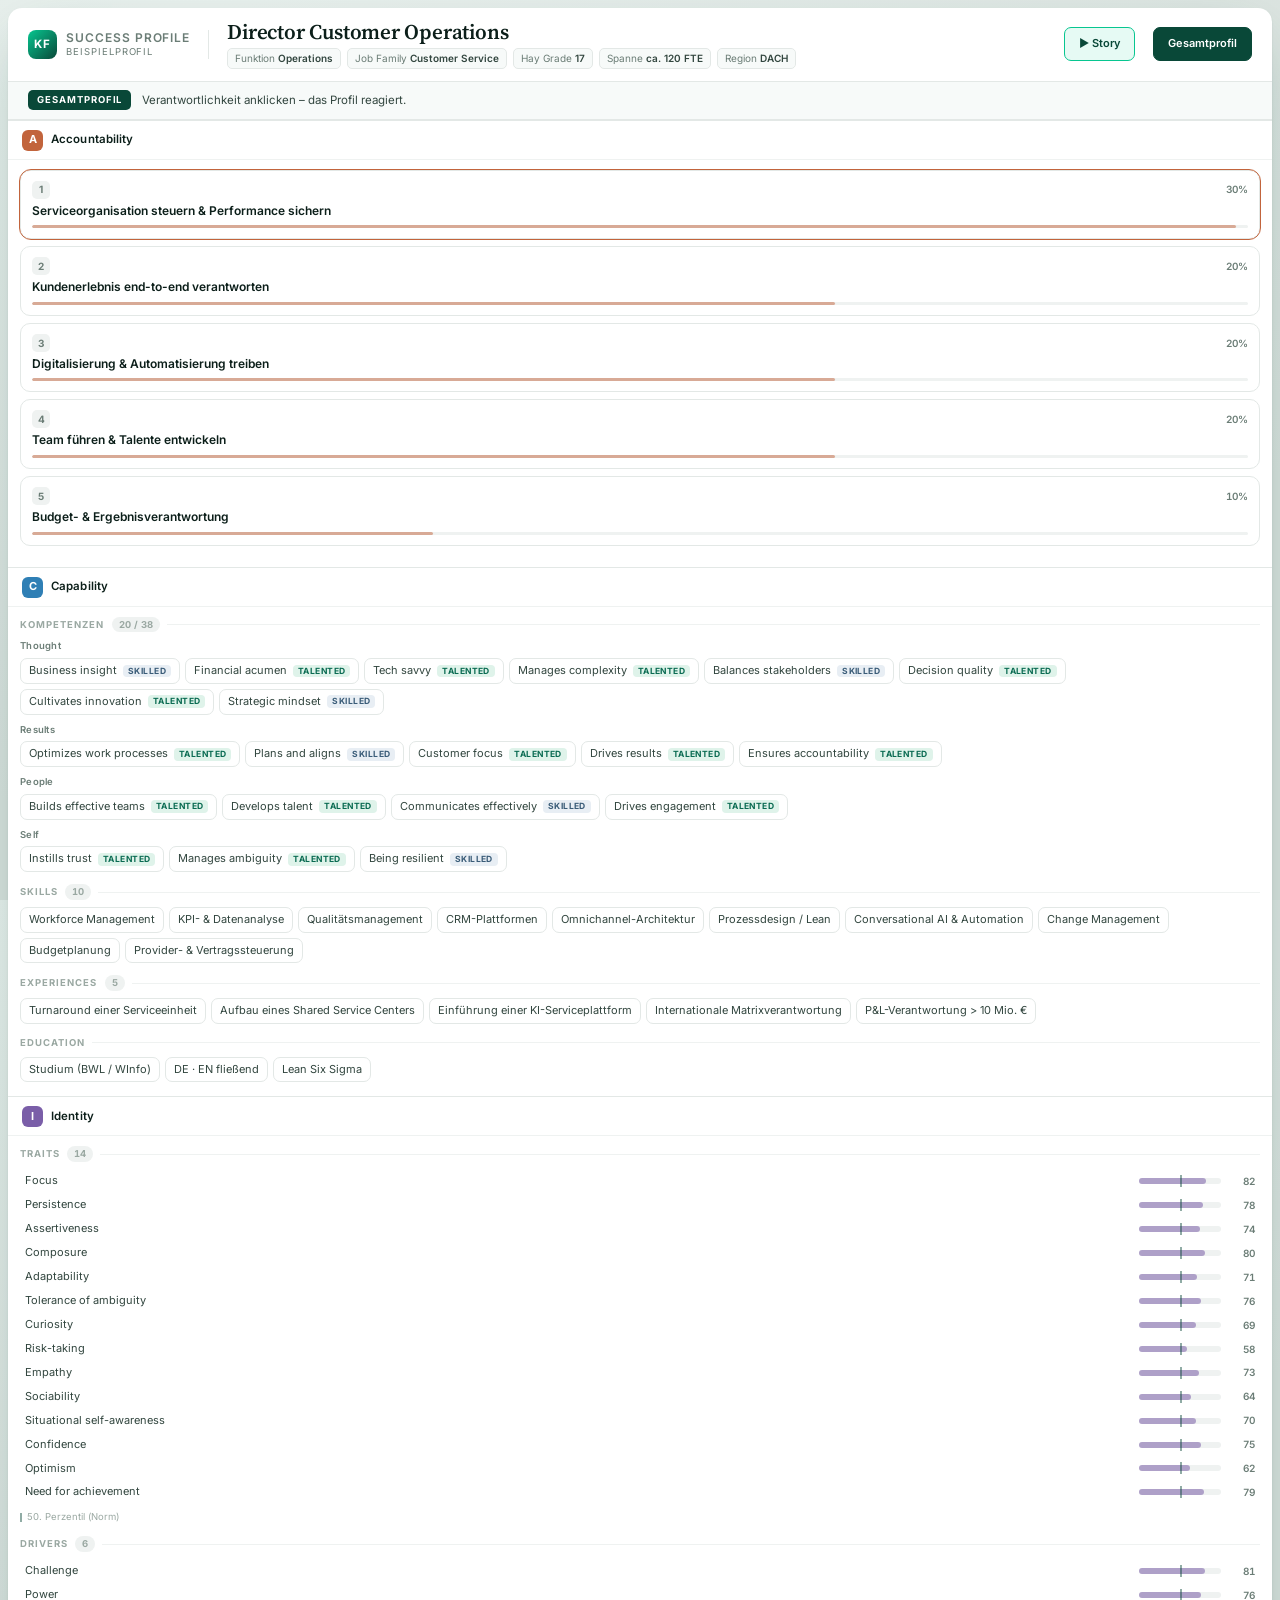
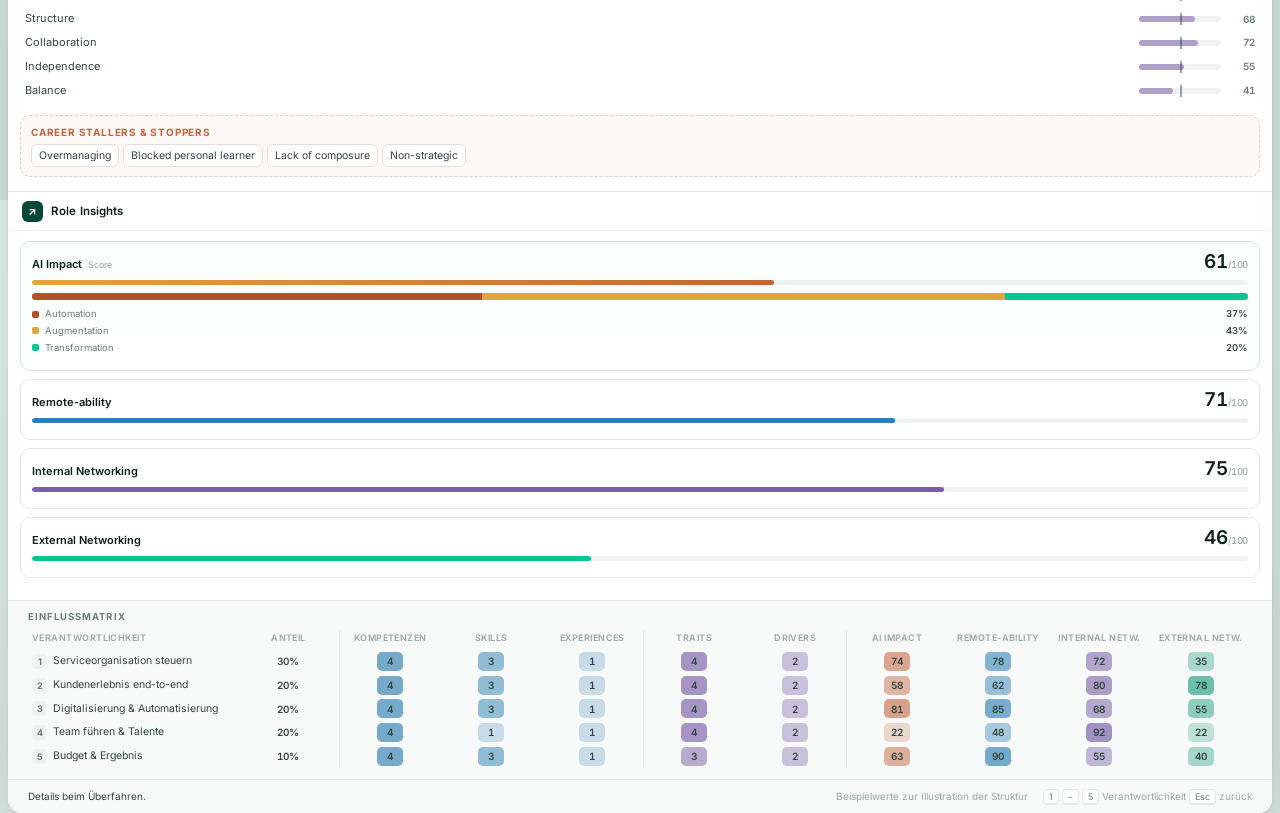
<file: success-profile.html>
<!DOCTYPE html>
<html lang="de">
<head>
<meta charset="UTF-8">
<meta name="viewport" content="width=device-width, initial-scale=1.0, viewport-fit=cover">
<meta name="description" content="Success Profile – interaktives Beispielprofil entlang des ACI-Modells: Accountability, Capability, Identity und Role Insights.">
<meta name="robots" content="noindex">
<title>Success Profile – Director Customer Operations</title>
<link rel="preconnect" href="https://fonts.googleapis.com">
<link rel="preconnect" href="https://fonts.gstatic.com" crossorigin>
<link href="https://fonts.googleapis.com/css2?family=Inter:wght@300;400;500;600;700&family=Source+Serif+4:opsz,wght@8..60,400;8..60,600&display=swap" rel="stylesheet">
<style>
:root{
  --ink:#0c1f1a;
  --ink-2:#32463f;
  --ink-3:#6b7d76;
  --ink-4:#9aa8a2;
  --rule:#e3e8e6;
  --rule-2:#eff2f1;
  --paper:#fff;
  --paper-2:#f7faf9;

  --kf:#07C690;            /* Caribbean Green */
  --kf-dk:#094838;         /* Tiber */
  --kf-lt:#e6faf4;

  --acc:#C2643C;           /* Accountability */
  --cap:#2F7FB5;           /* Capability */
  --idt:#7A5EA8;           /* Identity */

  --r:10px;
  --t:.26s cubic-bezier(.4,0,.2,1);
  --sans:'Inter',-apple-system,BlinkMacSystemFont,sans-serif;
  --serif:'Source Serif 4',Georgia,serif;
}
*,*::before,*::after{margin:0;padding:0;box-sizing:border-box}
html,body{height:100%}
body{
  font-family:var(--sans);font-size:13px;line-height:1.45;color:var(--ink);
  background:radial-gradient(1400px 900px at 15% -10%,#eaf2ef,#d7e0dc);
  overflow:hidden;padding:12px;
}
button{font:inherit;color:inherit;background:none;border:none;cursor:pointer;text-align:left}
::-webkit-scrollbar{width:6px;height:6px}
::-webkit-scrollbar-thumb{background:#d2dbd7;border-radius:4px}
::-webkit-scrollbar-thumb:hover{background:#b8c5bf}
::-webkit-scrollbar-track{background:transparent}

.sheet{
  height:100%;max-width:1780px;margin:0 auto;background:var(--paper);border-radius:14px;
  box-shadow:0 1px 2px rgba(9,72,56,.09),0 20px 56px -18px rgba(9,72,56,.32);
  display:grid;grid-template-rows:auto auto 1fr auto auto;overflow:hidden;
}

/* ===== Kopf ===== */
.head{display:flex;align-items:center;gap:18px;padding:12px 20px;border-bottom:1px solid var(--rule)}
.mark{display:flex;align-items:center;gap:9px;padding-right:18px;border-right:1px solid var(--rule);flex-shrink:0}
.mark .sq{
  width:29px;height:29px;border-radius:8px;flex-shrink:0;
  background:linear-gradient(135deg,var(--kf),var(--kf-dk));
  display:grid;place-items:center;color:#fff;font-weight:700;font-size:11.5px;
}
.mark b{font-size:12px;font-weight:600;display:block;line-height:1.25}
.mark span{font-size:9.5px;color:var(--ink-3);letter-spacing:.1em;text-transform:uppercase}
.title{flex:1;min-width:0}
.title h1{font-family:var(--serif);font-size:21px;font-weight:600;letter-spacing:-.01em;line-height:1.15}
.title .meta{display:flex;gap:6px;flex-wrap:wrap;margin-top:4px}
.title .meta i{
  font-style:normal;font-size:10px;color:var(--ink-3);border:1px solid var(--rule);
  border-radius:5px;padding:2px 7px;background:var(--paper-2);
}
.title .meta i b{color:var(--ink-2);font-weight:600}
.reset{
  font-size:11px;font-weight:600;border:1px solid var(--rule);border-radius:7px;
  padding:8px 14px;transition:var(--t);flex-shrink:0;
}
.reset:hover{border-color:var(--kf);color:var(--kf-dk);background:var(--kf-lt)}
.reset.hot{border-color:var(--kf-dk);background:var(--kf-dk);color:#fff}

/* ===== Kontextleiste ===== */
.ctx{
  padding:8px 20px;background:var(--paper-2);border-bottom:1px solid var(--rule);
  display:flex;align-items:center;gap:11px;min-height:38px;font-size:11.5px;
}
.ctx .pill{
  font-size:9.5px;font-weight:700;letter-spacing:.1em;text-transform:uppercase;color:#fff;
  background:var(--kf-dk);border-radius:5px;padding:3px 9px;flex-shrink:0;transition:var(--t);
}
.ctx .msg{flex:1;min-width:0;color:var(--ink-2)}
.ctx .msg b{font-weight:600;color:var(--ink)}
.ctx .msg em{font-style:normal;color:var(--acc);font-weight:600}

/* ===== Körper: 4 Zonen ===== */
.body{display:grid;grid-template-columns:292px 1fr 306px 254px;min-height:0;overflow:hidden;position:relative}
.zone{display:flex;flex-direction:column;min-height:0;min-width:0;border-left:1px solid var(--rule)}
.zone:first-child{border-left:none}
.z-head{padding:9px 14px 8px;border-bottom:1px solid var(--rule-2);flex-shrink:0;display:flex;align-items:center;gap:8px}
.z-head .letter{
  width:21px;height:21px;border-radius:6px;flex-shrink:0;display:grid;place-items:center;
  font-size:11px;font-weight:700;color:#fff;background:var(--z);
}
.z-head b{font-size:11.5px;font-weight:600;letter-spacing:.01em;display:block;line-height:1.2}
.z-head small{font-size:9.5px;color:var(--ink-4);display:block;line-height:1.2}
.z-head .flow{
  margin-left:auto;font-size:9.5px;font-weight:600;color:var(--z);opacity:0;transition:var(--t);flex-shrink:0;
}
.zone.lit .flow{opacity:1}
.z-body{flex:1;min-height:0;overflow-y:auto;padding:10px 12px 14px}

/* ===== Verantwortlichkeiten ===== */
.resp{
  width:100%;border:1px solid var(--rule);border-radius:var(--r);padding:10px 11px;
  margin-bottom:7px;transition:var(--t);position:relative;background:var(--paper);display:block;
}
.resp::before{
  content:"";position:absolute;left:0;top:9px;bottom:9px;width:3px;border-radius:0 3px 3px 0;
  background:var(--acc);opacity:0;transition:var(--t);
}
.resp:hover{border-color:#cfd8d4;box-shadow:0 3px 12px -5px rgba(9,72,56,.2)}
.resp.on{border-color:var(--acc);background:#fdf8f5;box-shadow:0 4px 16px -6px rgba(194,100,60,.4)}
.resp.on::before{opacity:1}
.resp.off{opacity:.4}
.resp .rtop{display:flex;align-items:center;gap:7px;margin-bottom:4px}
.resp .idx{
  width:18px;height:18px;border-radius:5px;display:grid;place-items:center;flex-shrink:0;
  font-size:10px;font-weight:700;color:var(--ink-3);background:var(--rule-2);transition:var(--t);
}
.resp.on .idx{background:var(--acc);color:#fff}
.resp .share{margin-left:auto;font-size:10px;font-weight:600;color:var(--ink-3);font-variant-numeric:tabular-nums}
.resp h3{font-size:12px;font-weight:600;line-height:1.3}
.resp p{font-size:10.5px;color:var(--ink-3);line-height:1.4;margin-top:3px}
.resp .sbar{height:3px;background:var(--rule-2);border-radius:2px;margin-top:7px;overflow:hidden}
.resp .sbar i{display:block;height:100%;background:var(--acc);opacity:.5;border-radius:2px}

/* ===== Gruppen ===== */
.grp{margin-bottom:12px}
.grp:last-child{margin-bottom:0}
.grp-t{
  display:flex;align-items:center;gap:7px;margin-bottom:7px;
  font-size:9.5px;font-weight:700;letter-spacing:.11em;text-transform:uppercase;color:var(--ink-4);
}
.grp-t::after{content:"";flex:1;height:1px;background:var(--rule-2)}
.grp-t u{
  text-decoration:none;font-size:9.5px;color:var(--ink-4);font-variant-numeric:tabular-nums;
  background:var(--rule-2);border-radius:20px;padding:1px 7px;letter-spacing:0;
}
.sub{font-size:9.5px;font-weight:600;color:var(--ink-3);margin:8px 0 5px;letter-spacing:.03em}
.sub:first-child{margin-top:0}

/* Kompetenz-/Skill-Zeilen */
.tags{display:flex;flex-wrap:wrap;gap:5px}
.tag{
  font-size:11px;line-height:1.25;color:var(--ink-2);border:1px solid var(--rule);
  border-radius:7px;padding:5px 8px;transition:var(--t);cursor:pointer;background:var(--paper);
  display:inline-flex;align-items:center;gap:6px;
}
.tag:hover{border-color:var(--c);color:var(--ink)}
.tag.hit{
  border-color:var(--c);background:color-mix(in srgb,var(--c) 10%,#fff);color:var(--ink);font-weight:500;
  box-shadow:0 2px 8px -4px color-mix(in srgb,var(--c) 70%,transparent);
}
.tag.miss{opacity:.26}
.tag.pick{outline:2px solid var(--c);outline-offset:1px}
.lvl{
  font-size:8.5px;font-weight:700;letter-spacing:.05em;text-transform:uppercase;
  border-radius:4px;padding:1px 5px;flex-shrink:0;
}
.lvl.t{background:#dff3ea;color:#0a6b52}   /* Talented */
.lvl.s{background:#e8eef4;color:#3a5c78}   /* Skilled  */

/* Perzentil-Zeilen (Traits / Drivers) */
.pr{
  display:grid;grid-template-columns:minmax(0,1fr) 82px 26px;align-items:center;gap:8px;
  padding:4px 5px;border-radius:6px;transition:var(--t);cursor:pointer;width:100%;
}
.pr:hover{background:var(--paper-2)}
.pr.hit{background:color-mix(in srgb,var(--idt) 9%,#fff)}
.pr.miss{opacity:.28}
.pr.pick{outline:2px solid var(--idt);outline-offset:0}
.pr .pn{font-size:11px;color:var(--ink-2);white-space:nowrap;overflow:hidden;text-overflow:ellipsis;min-width:0}
.pr.hit .pn{font-weight:600;color:var(--ink)}
.pb{position:relative;height:6px;background:var(--rule-2);border-radius:3px;overflow:visible}
.pb i{display:block;height:100%;border-radius:3px;background:var(--idt);opacity:.55;transition:var(--t)}
.pr.hit .pb i{opacity:1}
.pb s{
  position:absolute;top:-3px;bottom:-3px;left:50%;width:1.5px;background:var(--kf-dk);
  opacity:.45;text-decoration:none;
}
.pr .pv{font-size:10px;font-weight:600;color:var(--ink-3);font-variant-numeric:tabular-nums;text-align:right}
.pr.hit .pv{color:var(--idt)}
.pkey{font-size:9.5px;color:var(--ink-4);margin-top:6px;display:flex;align-items:center;gap:5px}
.pkey s{width:1.5px;height:9px;background:var(--kf-dk);opacity:.45;text-decoration:none;display:inline-block}

/* Stallers */
.stall{
  border:1px dashed #e0cfc6;background:#fdf9f7;border-radius:var(--r);padding:9px 10px;margin-top:12px;
}
.stall b{font-size:10px;font-weight:700;letter-spacing:.08em;text-transform:uppercase;color:var(--acc);display:block;margin-bottom:5px}
.stall ul{list-style:none;display:flex;flex-wrap:wrap;gap:4px}
.stall li{font-size:10.5px;color:var(--ink-2);border:1px solid #ebdcd4;background:#fff;border-radius:6px;padding:3px 7px}

/* ===== Role Insights ===== */
.gauge{border:1px solid var(--rule);border-radius:var(--r);padding:10px 11px;margin-bottom:8px}
.gauge.lead{background:linear-gradient(180deg,#fafdfc,#fff);border-color:#d5e5df}
.g-top{display:flex;align-items:baseline;gap:6px}
.g-top b{font-size:11px;font-weight:600}
.g-top small{font-size:9px;color:var(--ink-4)}
.g-val{margin-left:auto;font-size:19px;font-weight:600;letter-spacing:-.02em;line-height:1;font-variant-numeric:tabular-nums}
.g-val u{font-size:9.5px;text-decoration:none;color:var(--ink-4);font-weight:500}
.g-track{height:5px;background:var(--rule-2);border-radius:3px;margin-top:7px;overflow:hidden}
.g-track i{display:block;height:100%;border-radius:3px;transition:width .5s cubic-bezier(.4,0,.2,1)}
.g-note{font-size:9.5px;color:var(--ink-4);margin-top:6px;line-height:1.4}
.g-delta{font-size:9.5px;font-weight:700;margin-left:4px}
.up{color:#b5502c}.down{color:#0a7a5e}
.mix{display:flex;height:7px;border-radius:4px;overflow:hidden;margin-top:8px;background:var(--rule-2)}
.mix i{display:block;height:100%;transition:width .5s cubic-bezier(.4,0,.2,1)}
.mix-key{display:flex;flex-direction:column;gap:3px;margin-top:7px}
.mix-key div{display:flex;align-items:center;gap:6px;font-size:9.5px;color:var(--ink-3)}
.mix-key s{width:7px;height:7px;border-radius:2px;text-decoration:none;flex-shrink:0}
.mix-key b{margin-left:auto;font-weight:600;color:var(--ink-2);font-variant-numeric:tabular-nums}

/* ===== Einflussmatrix ===== */
.mx{border-top:1px solid var(--rule);background:var(--paper-2);padding:9px 20px 11px;flex-shrink:0}
.mx-t{
  display:flex;align-items:baseline;gap:9px;margin-bottom:7px;
  font-size:9.5px;font-weight:700;letter-spacing:.11em;text-transform:uppercase;color:var(--ink-3);
}
.mx-t span{font-size:10px;font-weight:400;letter-spacing:0;text-transform:none;color:var(--ink-4)}
table.mx-tb{width:100%;border-collapse:collapse;table-layout:fixed}
table.mx-tb th{
  font-size:9px;font-weight:600;letter-spacing:.05em;text-transform:uppercase;color:var(--ink-4);
  padding:0 4px 5px;text-align:center;white-space:nowrap;
}
table.mx-tb th.rh{text-align:left;width:210px}
table.mx-tb th.sepl{border-left:1px solid var(--rule)}
table.mx-tb td{padding:2px 4px;text-align:center}
table.mx-tb td.sepl{border-left:1px solid var(--rule)}
table.mx-tb tr.mrow{cursor:pointer;transition:var(--t)}
table.mx-tb tr.mrow:hover td{background:#fff}
table.mx-tb tr.mrow.on td{background:#fdf6f2}
table.mx-tb tr.mrow.off{opacity:.38}
td.rl{text-align:left!important;font-size:10.5px;color:var(--ink-2);white-space:nowrap;overflow:hidden;text-overflow:ellipsis}
tr.mrow.on td.rl{font-weight:600;color:var(--ink)}
td.rl i{
  display:inline-grid;place-items:center;width:15px;height:15px;border-radius:4px;font-style:normal;
  font-size:9px;font-weight:700;background:var(--rule-2);color:var(--ink-3);margin-right:6px;vertical-align:middle;
}
tr.mrow.on td.rl i{background:var(--acc);color:#fff}
.cell{
  display:inline-grid;place-items:center;min-width:26px;height:19px;padding:0 5px;border-radius:5px;
  font-size:10px;font-weight:600;font-variant-numeric:tabular-nums;color:var(--ink-2);
}

/* ===== Verbindungen & Motion ===== */
#wires{position:absolute;inset:0;width:100%;height:100%;pointer-events:none;z-index:6;overflow:visible}
#wires .wire{stroke-width:1.7;opacity:.5;stroke-linecap:round;fill:none}
.tag.pre{border-color:var(--c);box-shadow:0 0 0 1px color-mix(in srgb,var(--c) 35%,transparent)}
.pr.pre{background:color-mix(in srgb,var(--idt) 7%,#fff)}
.resp.hint::after{
  content:"";position:absolute;inset:-2px;border-radius:12px;border:1.5px solid var(--acc);
  animation:pulse 1.9s ease-out infinite;pointer-events:none;
}
@keyframes pulse{0%{opacity:.8;transform:scale(1)}70%{opacity:0;transform:scale(1.025)}100%{opacity:0}}
.tour{
  font-size:11px;font-weight:600;border:1px solid var(--kf);color:var(--kf-dk);background:var(--kf-lt);
  border-radius:7px;padding:8px 14px;transition:var(--t);flex-shrink:0;
}
.tour:hover{background:var(--kf);color:#fff}
.tour.run{background:var(--kf-dk);border-color:var(--kf-dk);color:#fff}
.resp,.gauge{animation:enter .45s ease backwards}
.resp:nth-child(1){animation-delay:.05s}.resp:nth-child(2){animation-delay:.12s}
.resp:nth-child(3){animation-delay:.19s}.resp:nth-child(4){animation-delay:.26s}
.resp:nth-child(5){animation-delay:.33s}
.gauge:nth-child(1){animation-delay:.15s}.gauge:nth-child(2){animation-delay:.25s}
.gauge:nth-child(3){animation-delay:.35s}.gauge:nth-child(4){animation-delay:.45s}
@keyframes enter{from{opacity:0;transform:translateY(10px)}}
@media (prefers-reduced-motion:reduce){
  .resp,.gauge{animation:none}
  #wires .wire{transition:none!important}
  .resp.hint::after{animation:none;opacity:0}
}

/* ===== Fuß ===== */
.foot{
  display:flex;align-items:center;gap:12px;padding:7px 20px;border-top:1px solid var(--rule);
  background:var(--paper-2);font-size:10px;color:var(--ink-4);min-height:34px;
}
.foot .def{flex:1;min-width:0;color:var(--ink-2);white-space:nowrap;overflow:hidden;text-overflow:ellipsis}
.foot .def b{font-weight:600;color:var(--ink)}
.foot kbd{
  font-family:var(--sans);font-size:9px;border:1px solid var(--rule);border-bottom-width:2px;
  border-radius:4px;padding:1px 5px;background:#fff;color:var(--ink-3);margin-left:3px;
}

@media (max-width:1320px),(max-height:640px){
  body{overflow:auto;padding:8px}
  .sheet{height:auto;min-height:100%}
  .body{grid-template-columns:1fr}
  .zone{border-left:none;border-top:1px solid var(--rule)}
  .head{flex-wrap:wrap}
}
@media print{
  body{background:#fff;overflow:visible;padding:0}
  .sheet{box-shadow:none;height:auto}
  .tag.miss,.resp.off,.pr.miss{opacity:1}
}
</style>
</head>
<body>
<div class="sheet">

  <!-- ===== Kopf ===== -->
  <div class="head">
    <div class="mark">
      <span class="sq">KF</span>
      <span><b>Success Profile</b><span>Beispielprofil</span></span>
    </div>
    <div class="title">
      <h1>Director Customer Operations</h1>
      <div class="meta">
        <i>Funktion <b>Operations</b></i>
        <i>Job Family <b>Customer Service</b></i>
        <i>Hay Grade <b>17</b></i>
        <i>Spanne <b>ca. 120 FTE</b></i>
        <i>Region <b>DACH</b></i>
      </div>
    </div>
    <button class="tour" id="tourBtn">▶ Story</button>
    <button class="reset hot" id="resetBtn">Gesamtprofil</button>
  </div>

  <!-- ===== Kontextleiste ===== -->
  <div class="ctx">
    <span class="pill" id="ctxPill">ACI-Modell</span>
    <span class="msg" id="ctxMsg"></span>
  </div>

  <!-- ===== Körper ===== -->
  <div class="body">
    <svg id="wires" aria-hidden="true"></svg>

    <!-- A – Accountability -->
    <div class="zone" id="zone-a" style="--z:var(--acc)">
      <div class="z-head">
        <span class="letter">A</span>
        <span><b>Accountability</b></span>
        <span class="flow">steuert →</span>
      </div>
      <div class="z-body" id="respList"></div>
    </div>

    <!-- C – Capability -->
    <div class="zone" id="zone-c" style="--z:var(--cap)">
      <div class="z-head">
        <span class="letter">C</span>
        <span><b>Capability</b></span>
        <span class="flow">← gefordert</span>
      </div>
      <div class="z-body">
        <div class="grp">
          <div class="grp-t">Kompetenzen <u id="cnt-comp">0</u></div>
          <div id="box-comp"></div>
        </div>
        <div class="grp">
          <div class="grp-t">Skills <u id="cnt-skill">0</u></div>
          <div class="tags" id="box-skill" style="--c:var(--cap)"></div>
        </div>
        <div class="grp">
          <div class="grp-t">Experiences <u id="cnt-exp">0</u></div>
          <div class="tags" id="box-exp" style="--c:var(--cap)"></div>
        </div>
        <div class="grp">
          <div class="grp-t">Education</div>
          <div class="tags" style="--c:var(--cap)">
            <span class="tag" style="cursor:default">Studium (BWL / WInfo)</span>
            <span class="tag" style="cursor:default">DE &middot; EN fließend</span>
            <span class="tag" style="cursor:default">Lean Six Sigma</span>
          </div>
        </div>
      </div>
    </div>

    <!-- I – Identity -->
    <div class="zone" id="zone-i" style="--z:var(--idt)">
      <div class="z-head">
        <span class="letter">I</span>
        <span><b>Identity</b></span>
        <span class="flow">← gefordert</span>
      </div>
      <div class="z-body">
        <div class="grp">
          <div class="grp-t">Traits <u id="cnt-trait">0</u></div>
          <div id="box-trait"></div>
          <div class="pkey"><s></s> 50. Perzentil (Norm)</div>
        </div>
        <div class="grp">
          <div class="grp-t">Drivers <u id="cnt-drive">0</u></div>
          <div id="box-drive"></div>
        </div>
        <div class="stall">
          <b>Career Stallers &amp; Stoppers</b>
          <ul>
            <li>Overmanaging</li><li>Blocked personal learner</li>
            <li>Lack of composure</li><li>Non-strategic</li>
          </ul>
        </div>
      </div>
    </div>

    <!-- Role Insights -->
    <div class="zone" id="zone-r" style="--z:var(--kf-dk)">
      <div class="z-head">
        <span class="letter">↗</span>
        <span><b>Role Insights</b></span>
      </div>
      <div class="z-body">
        <div class="gauge lead">
          <div class="g-top"><b>AI Impact</b><small>Score</small><span class="g-val" id="ai-val">0<u>/100</u></span></div>
          <div class="g-track"><i id="ai-bar" style="background:linear-gradient(90deg,#e0a63c,#c2643c)"></i></div>
          <div class="mix">
            <i id="mix-auto" style="background:#b5502c"></i>
            <i id="mix-augm" style="background:#e0a63c"></i>
            <i id="mix-tran" style="background:#07C690"></i>
          </div>
          <div class="mix-key">
            <div><s style="background:#b5502c"></s>Automation<b id="k-auto">0%</b></div>
            <div><s style="background:#e0a63c"></s>Augmentation<b id="k-augm">0%</b></div>
            <div><s style="background:#07C690"></s>Transformation<b id="k-tran">0%</b></div>
          </div>
          <div class="g-note" id="ai-note"></div>
        </div>
        <div class="gauge">
          <div class="g-top"><b>Remote-ability</b><span class="g-val" id="rm-val">0<u>/100</u></span></div>
          <div class="g-track"><i id="rm-bar" style="background:#2F7FB5"></i></div>
          <div class="g-note" id="rm-note"></div>
        </div>
        <div class="gauge">
          <div class="g-top"><b>Internal Networking</b><span class="g-val" id="in-val">0<u>/100</u></span></div>
          <div class="g-track"><i id="in-bar" style="background:#7A5EA8"></i></div>
          <div class="g-note" id="in-note"></div>
        </div>
        <div class="gauge">
          <div class="g-top"><b>External Networking</b><span class="g-val" id="ex-val">0<u>/100</u></span></div>
          <div class="g-track"><i id="ex-bar" style="background:#07C690"></i></div>
          <div class="g-note" id="ex-note"></div>
        </div>
      </div>
    </div>
  </div>

  <!-- ===== Einflussmatrix ===== -->
  <div class="mx">
    <div class="mx-t">Einflussmatrix</div>
    <table class="mx-tb">
      <thead>
        <tr>
          <th class="rh">Verantwortlichkeit</th>
          <th>Anteil</th>
          <th class="sepl">Kompetenzen</th><th>Skills</th><th>Experiences</th>
          <th class="sepl">Traits</th><th>Drivers</th>
          <th class="sepl">AI Impact</th><th>Remote-ability</th><th>Internal Netw.</th><th>External Netw.</th>
        </tr>
      </thead>
      <tbody id="mxBody"></tbody>
    </table>
  </div>

  <!-- ===== Fuß ===== -->
  <div class="foot">
    <span class="def" id="footDef"></span>
    <span>Beispielwerte zur Illustration der Struktur</span>
    <span><kbd>1</kbd><kbd>–</kbd><kbd>5</kbd> Verantwortlichkeit<kbd>Esc</kbd> zurück</span>
  </div>

</div>

<script>
/* ====================================================================
   Beispielprofil „Director Customer Operations“
   Struktur nach Korn Ferry: Accountability · Capability · Identity,
   Kompetenzen aus dem Leadership Architect (4 Faktoren / 12 Cluster / 38),
   Traits & Drivers als Perzentile, Role Insights als 4 Linsen.
   Zahlenwerte sind illustrativ.
   ==================================================================== */

const FACTORS=[
  {k:'Thought', n:'Thought'},
  {k:'Results', n:'Results'},
  {k:'People',  n:'People'},
  {k:'Self',    n:'Self'}
];

const ITEMS={
  comp:[
    {id:'c1', t:'Business insight',        f:'Thought', lvl:'s', d:'Wendet Wissen über Markt und Wettbewerb an, um die Organisation voranzubringen.'},
    {id:'c2', t:'Financial acumen',        f:'Thought', lvl:'t', d:'Interpretiert und wendet finanzielle Kennzahlen und Zusammenhänge an.'},
    {id:'c3', t:'Tech savvy',              f:'Thought', lvl:'t', d:'Antizipiert und adaptiert digitale und technologische Innovationen.'},
    {id:'c4', t:'Manages complexity',      f:'Thought', lvl:'t', d:'Macht Sinn aus komplexen, teils widersprüchlichen Informationen, um Probleme zu lösen.'},
    {id:'c5', t:'Balances stakeholders',   f:'Thought', lvl:'s', d:'Berücksichtigt die Interessen mehrerer Anspruchsgruppen.'},
    {id:'c6', t:'Decision quality',        f:'Thought', lvl:'t', d:'Trifft gute und zeitgerechte Entscheidungen, die die Organisation voranbringen.'},
    {id:'c7', t:'Cultivates innovation',   f:'Thought', lvl:'t', d:'Schafft neue und bessere Wege, damit die Organisation erfolgreich ist.'},
    {id:'c8', t:'Strategic mindset',       f:'Thought', lvl:'s', d:'Blickt nach vorn und übersetzt Zukunftsbilder in tragfähige Strategien.'},

    {id:'c9', t:'Optimizes work processes',f:'Results', lvl:'t', d:'Findet die effizientesten Wege mit Fokus auf kontinuierliche Verbesserung.'},
    {id:'c10',t:'Plans and aligns',        f:'Results', lvl:'s', d:'Plant und priorisiert Arbeit im Einklang mit den Zielen der Organisation.'},
    {id:'c11',t:'Customer focus',          f:'Results', lvl:'t', d:'Baut belastbare Kundenbeziehungen auf und liefert kundenzentrierte Lösungen.'},
    {id:'c12',t:'Drives results',          f:'Results', lvl:'t', d:'Erzielt beharrlich Ergebnisse, auch unter schwierigen Bedingungen.'},
    {id:'c13',t:'Ensures accountability',  f:'Results', lvl:'t', d:'Hält sich und andere für das Erreichen von Zielen verantwortlich.'},

    {id:'c14',t:'Builds effective teams',  f:'People',  lvl:'t', d:'Formt Teams mit starker Identität, die gemeinsame Ziele erreichen.'},
    {id:'c15',t:'Develops talent',         f:'People',  lvl:'t', d:'Entwickelt Menschen, damit sie Karriere- und Organisationsziele erreichen.'},
    {id:'c16',t:'Communicates effectively',f:'People',  lvl:'s', d:'Kommuniziert adressatengerecht über alle Ebenen und Kanäle.'},
    {id:'c17',t:'Drives engagement',       f:'People',  lvl:'t', d:'Schafft ein Klima, in dem Menschen ihr Bestes geben wollen.'},

    {id:'c18',t:'Instills trust',          f:'Self',    lvl:'t', d:'Gewinnt Vertrauen durch Integrität, Verlässlichkeit und Authentizität.'},
    {id:'c19',t:'Manages ambiguity',       f:'Self',    lvl:'t', d:'Agiert wirksam, auch wenn Dinge unklar sind oder die Richtung fehlt.'},
    {id:'c20',t:'Being resilient',         f:'Self',    lvl:'s', d:'Erholt sich von Rückschlägen und bleibt handlungsfähig.'}
  ],
  skill:[
    {id:'s1', t:'Workforce Management',           d:'Kapazitäts- und Einsatzplanung, Forecasting, Schichtsteuerung.'},
    {id:'s2', t:'KPI- & Datenanalyse',            d:'Service-Kennzahlen aufbauen, auswerten und steuerungswirksam machen.'},
    {id:'s3', t:'Qualitätsmanagement',            d:'Qualitätsstandards, Audits, Reklamationsmanagement.'},
    {id:'s4', t:'CRM-Plattformen',                d:'Salesforce / MS Dynamics – Konfiguration, Datenmodell, Reporting.'},
    {id:'s5', t:'Omnichannel-Architektur',        d:'Kanalstrategie über Telefon, Chat, E-Mail und Self-Service.'},
    {id:'s6', t:'Prozessdesign / Lean',           d:'End-to-end-Prozesse modellieren, Verschwendung eliminieren.'},
    {id:'s7', t:'Conversational AI & Automation', d:'Bots, Intent-Design, Automatisierungs-Roadmap, Human-in-the-loop.'},
    {id:'s8', t:'Change Management',              d:'Veränderung planen, Betroffene mitnehmen, Adoption sichern.'},
    {id:'s9', t:'Budgetplanung',                  d:'Kostenstellenplanung, Forecast, Abweichungsanalyse.'},
    {id:'s10',t:'Provider- & Vertragssteuerung',  d:'Outsourcing-Partner, SLAs und Eskalationswege steuern.'}
  ],
  exp:[
    {id:'e1',t:'Turnaround einer Serviceeinheit',   d:'Eine unterperformende Einheit messbar auf Kurs gebracht.'},
    {id:'e2',t:'Aufbau eines Shared Service Centers',d:'Von der Standortwahl bis zum laufenden Betrieb aufgebaut.'},
    {id:'e3',t:'Einführung einer KI-Serviceplattform',d:'Automatisierung im Kundenkontakt eingeführt und skaliert.'},
    {id:'e4',t:'Internationale Matrixverantwortung',d:'Über Länder und Funktionen hinweg ohne Weisungsbefugnis geführt.'},
    {id:'e5',t:'P&L-Verantwortung > 10 Mio. €',     d:'Volle Ergebnisverantwortung für eine Einheit getragen.'}
  ],
  trait:[
    {id:'t1', t:'Focus',                 p:82, d:'Präferenz für Ordnung, Verfahren und Genauigkeit; wirkt systematisch und im Griff.'},
    {id:'t2', t:'Persistence',           p:78, d:'Die Fähigkeit, sich auf ein Ziel zu verpflichten und dranzubleiben.'},
    {id:'t3', t:'Assertiveness',         p:74, d:'Bereitschaft, Führung zu übernehmen, wo keine klare Führung besteht.'},
    {id:'t4', t:'Composure',             p:80, d:'Reaktion in Stresssituationen; hohe Werte wirken ruhig und belastbar.'},
    {id:'t5', t:'Adaptability',          p:71, d:'Passt Vorgehen und Verhalten flexibel an neue Lagen an.'},
    {id:'t6', t:'Tolerance of ambiguity',p:76, d:'Handlungsfähig in einer volatilen, unsicheren, komplexen Welt.'},
    {id:'t7', t:'Curiosity',             p:69, d:'Sucht aktiv Neues und hinterfragt Bestehendes.'},
    {id:'t8', t:'Risk-taking',           p:58, d:'Bereitschaft, unter Unsicherheit zu entscheiden und zu handeln.'},
    {id:'t9', t:'Empathy',               p:73, d:'Nimmt Perspektive und Bedürfnisse anderer wahr.'},
    {id:'t10',t:'Sociability',           p:64, d:'Geht offen auf Menschen zu und knüpft leicht Kontakte.'},
    {id:'t11',t:'Situational self-awareness',p:70,d:'Nimmt eigene Reaktionen wertfrei wahr und improvisiert situativ.'},
    {id:'t12',t:'Confidence',            p:75, d:'Vertraut den eigenen Fähigkeiten und Entscheidungen.'},
    {id:'t13',t:'Optimism',              p:62, d:'Rechnet mit gutem Ausgang und überträgt das auf andere.'},
    {id:'t14',t:'Need for achievement',  p:79, d:'Antrieb, anspruchsvolle Leistungsziele zu erreichen.'}
  ],
  drive:[
    {id:'d1',t:'Challenge',    p:81, d:'Motivation durch Leistung angesichts harter Hindernisse; sucht anspruchsvolle Aufgaben.'},
    {id:'d2',t:'Power',        p:76, d:'Streben nach Status, Sichtbarkeit, Verantwortung und Einfluss.'},
    {id:'d3',t:'Structure',    p:68, d:'Präferenz für Stabilität, Vorhersagbarkeit und Struktur im Arbeitskontext.'},
    {id:'d4',t:'Collaboration',p:72, d:'Wunsch, im Team zu arbeiten und Entscheidungen zu teilen.'},
    {id:'d5',t:'Independence', p:55, d:'Präferenz, eine Vision ohne unnötige Einschränkungen zu verfolgen.'},
    {id:'d6',t:'Balance',      p:41, d:'Gewicht auf Ausgleich zwischen Arbeit und persönlichen Lebensbereichen.'}
  ]
};

const RESP=[
  { id:'r1', share:30,
    t:'Serviceorganisation steuern & Performance sichern',
    d:'SLA-, Qualitäts- und Produktivitätsziele über alle Kanäle verantworten.',
    comp:['c9','c12','c13','c10'], skill:['s1','s2','s3'], exp:['e1'],
    trait:['t1','t2','t3','t14'], drive:['d3','d2'],
    ai:74, mix:[62,28,10], rm:78, in:72, ex:35,
    note:'Stark regelbasierte Steuerungs- und Reportingaufgaben – hoher Automationsanteil.' },

  { id:'r2', share:20,
    t:'Kundenerlebnis end-to-end verantworten',
    d:'Customer Journey über alle Touchpoints gestalten, Kundenzufriedenheit steigern.',
    comp:['c11','c5','c16','c4'], skill:['s4','s5','s6'], exp:['e2'],
    trait:['t9','t7','t10','t11'], drive:['d4','d1'],
    ai:58, mix:[30,52,18], rm:62, in:80, ex:78,
    note:'KI unterstützt Analyse und Personalisierung – Urteil und Beziehung bleiben menschlich.' },

  { id:'r3', share:20,
    t:'Digitalisierung & Automatisierung treiben',
    d:'Serviceprozesse automatisieren, KI-Einsatz definieren, Adoption sicherstellen.',
    comp:['c7','c3','c8','c19'], skill:['s7','s8','s6'], exp:['e3'],
    trait:['t7','t8','t6','t5'], drive:['d1','d5'],
    ai:81, mix:[18,40,42], rm:85, in:68, ex:55,
    note:'Höchster Transformationsanteil – die Aufgabe selbst verändert sich grundlegend.' },

  { id:'r4', share:20,
    t:'Team führen & Talente entwickeln',
    d:'Führungskräfte entwickeln, Nachfolge sichern, Engagement und Bindung stärken.',
    comp:['c15','c14','c17','c18'], skill:['s8'], exp:['e4'],
    trait:['t9','t4','t13','t12'], drive:['d4','d2'],
    ai:22, mix:[20,62,18], rm:48, in:92, ex:22,
    note:'Geringste KI-Exposition – Führung, Vertrauen und Entwicklung bleiben menschlich.' },

  { id:'r5', share:10,
    t:'Budget- & Ergebnisverantwortung',
    d:'Kostenbasis, Investitionen und Providerverträge steuern.',
    comp:['c2','c6','c1','c20'], skill:['s9','s10','s2'], exp:['e5'],
    trait:['t1','t12','t4'], drive:['d3','d2'],
    ai:63, mix:[45,40,15], rm:90, in:55, ex:40,
    note:'Planung und Analyse sind gut automatisierbar, die Entscheidung bleibt beim Menschen.' }
];

const DIMS=['comp','skill','exp','trait','drive'];
const LABEL={comp:'Kompetenz',skill:'Skill',exp:'Experience',trait:'Trait',drive:'Driver'};
const $=id=>document.getElementById(id);

/* Gewichtete Rollen-Aggregation */
const W=RESP.reduce((s,r)=>s+r.share,0);
const wavg=k=>Math.round(RESP.reduce((s,r)=>s+r.share*r[k],0)/W);
const rawMix=[0,1,2].map(i=>RESP.reduce((s,r)=>s+r.share*r.mix[i],0)/W);
const mixSum=rawMix.reduce((a,b)=>a+b,0);
const TOTAL={
  ai:wavg('ai'), rm:wavg('rm'), in:wavg('in'), ex:wavg('ex'),
  mix:rawMix.map(v=>Math.round(v/mixSum*100)),
  note:'Gewichteter Rollenwert. Die Spannweite der einzelnen Verantwortlichkeiten reicht von 22 bis 81 – der Rollenschnitt verdeckt das.'
};

/* Häufigkeit je Element */
const FREQ={};
DIMS.forEach(dim=>ITEMS[dim].forEach(it=>{FREQ[it.id]=RESP.filter(r=>r[dim].includes(it.id)).length;}));
const DIM_OF={};
DIMS.forEach(dim=>ITEMS[dim].forEach(it=>DIM_OF[it.id]=dim));

let sel=null, pick=null;

/* ---------- Aufbau: Verantwortlichkeiten ---------- */
RESP.forEach((r,i)=>{
  const b=document.createElement('button');
  b.className='resp'; b.dataset.id=r.id;
  b.innerHTML=`<div class="rtop"><span class="idx">${i+1}</span><span class="share">${r.share}%</span></div>
    <h3>${r.t}</h3><div class="sbar"><i style="width:${r.share*3.3}%"></i></div>`;
  b.onclick=()=>{pick=null; sel=(sel===r.id?null:r.id); render();};
  b.onmouseenter=()=>{setFoot(`<b>${r.t}</b> — ${r.d} · Anteil an der Rolle: ${r.share}%`); preview(r,true);};
  b.onmouseleave=()=>{resetFoot(); preview(r,false);};
  $('respList').appendChild(b);
});

/* ---------- Aufbau: Kompetenzen nach Faktor ---------- */
FACTORS.forEach(f=>{
  const items=ITEMS.comp.filter(c=>c.f===f.k);
  if(!items.length)return;
  const h=document.createElement('div'); h.className='sub'; h.textContent=f.n;
  const wrap=document.createElement('div'); wrap.className='tags'; wrap.style.setProperty('--c','var(--cap)');
  items.forEach(it=>wrap.appendChild(mkTag(it,'comp')));
  $('box-comp').append(h,wrap);
});
$('cnt-comp').textContent=ITEMS.comp.length+' / 38';

/* ---------- Aufbau: Skills & Experiences ---------- */
['skill','exp'].forEach(dim=>{
  ITEMS[dim].forEach(it=>$('box-'+dim).appendChild(mkTag(it,dim)));
  $('cnt-'+dim).textContent=ITEMS[dim].length;
});

function mkTag(it,dim){
  const b=document.createElement('button');
  b.className='tag'; b.dataset.id=it.id; b.dataset.dim=dim;
  b.innerHTML=it.lvl ? `${it.t}<span class="lvl ${it.lvl}">${it.lvl==='t'?'Talented':'Skilled'}</span>` : it.t;
  b.onclick=()=>{sel=null; pick=(pick===it.id?null:it.id); render();};
  b.onmouseenter=()=>hoverInfo(it,dim);
  b.onmouseleave=resetFoot;
  return b;
}

/* ---------- Aufbau: Traits & Drivers als Perzentile ---------- */
['trait','drive'].forEach(dim=>{
  ITEMS[dim].forEach(it=>{
    const b=document.createElement('button');
    b.className='pr'; b.dataset.id=it.id; b.dataset.dim=dim;
    b.innerHTML=`<span class="pn">${it.t}</span>
      <span class="pb"><i style="width:${it.p}%"></i><s></s></span>
      <span class="pv">${it.p}</span>`;
    b.onclick=()=>{sel=null; pick=(pick===it.id?null:it.id); render();};
    b.onmouseenter=()=>hoverInfo(it,dim);
    b.onmouseleave=resetFoot;
    $('box-'+dim).appendChild(b);
  });
  $('cnt-'+dim).textContent=ITEMS[dim].length;
});

/* ---------- Aufbau: Einflussmatrix ---------- */
const SHORT={r1:'Serviceorganisation steuern',r2:'Kundenerlebnis end-to-end',r3:'Digitalisierung & Automatisierung',r4:'Team führen & Talente',r5:'Budget & Ergebnis'};
/* Heat: 0..100 -> abgestufte Fläche in der Spaltenfarbe */
function heat(v,rgb){ return `background:rgba(${rgb},${(0.10+v/100*0.62).toFixed(2)})`; }
const HEAT={ai:'194,100,60', rm:'47,127,181', in:'122,94,168', ex:'7,150,110'};

RESP.forEach((r,i)=>{
  const tr=document.createElement('tr');
  tr.className='mrow'; tr.dataset.id=r.id;
  const cnt=(d,rgb)=>`<td><span class="cell" style="${heat(r[d].length*22,rgb)}">${r[d].length}</span></td>`;
  const ins=(k,cls)=>`<td class="${cls||''}"><span class="cell" style="${heat(r[k],HEAT[k])}">${r[k]}</span></td>`;
  tr.innerHTML=
    `<td class="rl"><i>${i+1}</i>${SHORT[r.id]}</td>`+
    `<td><span class="cell">${r.share}%</span></td>`+
    `<td class="sepl"><span class="cell" style="${heat(r.comp.length*22,'47,127,181')}">${r.comp.length}</span></td>`+
    cnt('skill','47,127,181')+cnt('exp','47,127,181')+
    `<td class="sepl"><span class="cell" style="${heat(r.trait.length*22,'122,94,168')}">${r.trait.length}</span></td>`+
    cnt('drive','122,94,168')+
    ins('ai','sepl')+ins('rm')+ins('in')+ins('ex');
  tr.onclick=()=>{pick=null; sel=(sel===r.id?null:r.id); render();
    const el=document.querySelector('.resp.on'); if(el)el.scrollIntoView({block:'nearest',behavior:'smooth'});};
  tr.onmouseenter=()=>setFoot(`<b>${r.t}</b> — AI Impact ${r.ai} · Remote-ability ${r.rm} · Internal ${r.in} · External ${r.ex}`);
  tr.onmouseleave=resetFoot;
  $('mxBody').appendChild(tr);
});

/* ---------- Fußzeile ---------- */
const FOOT_DEF='Details beim Überfahren.';
function setFoot(h){$('footDef').innerHTML=h;}
function resetFoot(){$('footDef').innerHTML=FOOT_DEF;}
function hoverInfo(it,dim){
  const rs=RESP.filter(r=>r[dim].includes(it.id)).map(r=>r.t);
  const lvl=it.lvl?` · Zielniveau: ${it.lvl==='t'?'Talented':'Skilled'}`:'';
  const pc=it.p!==undefined?` · Zielperzentil: ${it.p}`:'';
  setFoot(`<b>${it.t}</b> — ${it.d}${lvl}${pc} · Gefordert durch: ${rs.join(' · ')||'—'}`);
}

/* ---------- Insights zeichnen ---------- */
function paint(v,isTotal){
  const one=(key,barId,valId,noteId,txt)=>{
    tween(valId,v[key]);
    $(barId).style.width=v[key]+'%';
    let d='';
    if(!isTotal){
      const diff=v[key]-TOTAL[key];
      if(diff!==0) d=` <span class="g-delta ${diff>0?'up':'down'}">${diff>0?'▲':'▼'}${Math.abs(diff)} ggü. Rolle</span>`;
    }
    $(noteId).innerHTML=txt+d;
  };
  one('ai','ai-bar','ai-val','ai-note','');
  one('rm','rm-bar','rm-val','rm-note','');
  one('in','in-bar','in-val','in-note','');
  one('ex','ex-bar','ex-val','ex-note','');
  const [a,g,t]=v.mix;
  $('mix-auto').style.width=a+'%'; $('mix-augm').style.width=g+'%'; $('mix-tran').style.width=t+'%';
  $('k-auto').textContent=a+'%'; $('k-augm').textContent=g+'%'; $('k-tran').textContent=t+'%';
}

/* ---------- Render ---------- */
function render(){
  const r = sel ? RESP.find(x=>x.id===sel) : null;
  const pickDim = pick ? DIM_OF[pick] : null;

  document.querySelectorAll('.resp').forEach(el=>{
    const rr=RESP.find(x=>x.id===el.dataset.id);
    const inPick = pick ? rr[pickDim].includes(pick) : false;
    el.classList.toggle('on', sel===el.dataset.id || (pick&&inPick));
    el.classList.toggle('off',(sel&&sel!==el.dataset.id)||(pick&&!inPick));
  });

  document.querySelectorAll('tr.mrow').forEach(el=>{
    const rr=RESP.find(x=>x.id===el.dataset.id);
    const inPick = pick ? rr[pickDim].includes(pick) : false;
    el.classList.toggle('on', sel===el.dataset.id || (pick&&inPick));
    el.classList.toggle('off',(sel&&sel!==el.dataset.id)||(pick&&!inPick));
  });

  let capHits=0, idtHits=0;
  DIMS.forEach(dim=>{
    let hits=0;
    document.querySelectorAll(`[data-dim="${dim}"]`).forEach(el=>{
      const id=el.dataset.id;
      const hit = r ? r[dim].includes(id) : false;
      el.classList.toggle('hit',hit);
      el.classList.toggle('miss',(r&&!hit)||(pick&&pick!==id));
      el.classList.toggle('pick',pick===id);
      if(hit)hits++;
    });
    if(dim==='comp') $('cnt-comp').textContent = r? `${hits} / ${ITEMS.comp.length}` : `${ITEMS.comp.length} / 38`;
    else $('cnt-'+dim).textContent = r? `${hits} / ${ITEMS[dim].length}` : ITEMS[dim].length;
    if(['comp','skill','exp'].includes(dim)) capHits+=hits; else idtHits+=hits;
  });

  $('zone-a').classList.toggle('lit',!!r);
  $('zone-c').classList.toggle('lit',!!r&&capHits>0);
  $('zone-i').classList.toggle('lit',!!r&&idtHits>0);

  paint(r||TOTAL,!r);

  $('resetBtn').classList.toggle('hot',!sel&&!pick);
  if(r){
    $('ctxPill').textContent=`${RESP.indexOf(r)+1} / 5`;
    $('ctxMsg').innerHTML=`<em>${r.t}</em> · ${capHits+idtHits} Elemente · ${r.share}% der Rolle`;
  } else if(pick){
    const it=ITEMS[pickDim].find(x=>x.id===pick);
    const rs=RESP.filter(x=>x[pickDim].includes(pick));
    $('ctxPill').textContent='Rückwärts';
    $('ctxMsg').innerHTML=`<em>${it.t}</em> · gefordert von ${rs.length} / 5 Verantwortlichkeiten`;
  } else {
    $('ctxPill').textContent='Gesamtprofil';
    $('ctxMsg').innerHTML=`Verantwortlichkeit anklicken – das Profil reagiert.`;
  }
  requestAnimationFrame(()=>drawWires(true));
}

$('resetBtn').onclick=()=>{sel=null;pick=null;render();};
document.addEventListener('keydown',e=>{
  if(e.key==='Escape'){sel=null;pick=null;render();}
  const n=parseInt(e.key,10);
  if(n>=1&&n<=RESP.length){pick=null;sel=RESP[n-1].id;render();}
});

/* ---------- Zahlen-Tween ---------- */
const NUMS={};
function tween(valId,to){
  const from=NUMS[valId]!==undefined?NUMS[valId]:0; NUMS[valId]=to;
  const el=$(valId);
  if(from===to){el.innerHTML=`${to}<u>/100</u>`;return;}
  const t0=performance.now(),dur=520;
  (function step(now){
    const k=Math.min(1,(now-t0)/dur),e=1-Math.pow(1-k,3);
    el.innerHTML=`${Math.round(from+(to-from)*e)}<u>/100</u>`;
    if(k<1)requestAnimationFrame(step);
  })(t0);
}

/* ---------- Hover-Vorschau ---------- */
function preview(r,on){
  if(sel||pick)on=false;
  DIMS.forEach(dim=>r[dim].forEach(id=>{
    const el=document.querySelector(`[data-id="${id}"]`);
    if(el)el.classList.toggle('pre',on);
  }));
}

/* ---------- Verbindungslinien ---------- */
const SVGNS='http://www.w3.org/2000/svg';
const wires=document.getElementById('wires');
const WIRE={comp:'#2F7FB5',skill:'#2F7FB5',exp:'#2F7FB5',trait:'#7A5EA8',drive:'#7A5EA8'};
function visible(el){
  const zb=el.closest('.z-body'); if(!zb)return true;
  const a=el.getBoundingClientRect(), b=zb.getBoundingClientRect();
  return a.bottom>b.top+4 && a.top<b.bottom-4;
}
function anchor(el,side){
  const body=document.querySelector('.body').getBoundingClientRect();
  const r=el.getBoundingClientRect();
  return {x:(side==='l'?r.left:r.right)-body.left, y:r.top+r.height/2-body.top};
}
function curve(a,b){
  const dx=Math.max(34,Math.abs(b.x-a.x)*.4);
  return `M${a.x},${a.y} C${a.x+dx},${a.y} ${b.x-dx},${b.y} ${b.x},${b.y}`;
}
function drawWires(anim){
  wires.innerHTML='';
  const mk=(d,c)=>{
    const p=document.createElementNS(SVGNS,'path');
    p.setAttribute('d',d);p.setAttribute('stroke',c);p.setAttribute('class','wire');
    wires.appendChild(p);
    if(anim){
      const len=p.getTotalLength();
      p.style.strokeDasharray=len;p.style.strokeDashoffset=len;
      p.getBoundingClientRect();
      p.style.transition='stroke-dashoffset .55s ease';
      p.style.strokeDashoffset='0';
    }
  };
  if(sel){
    const src=document.querySelector('.resp.on');
    if(!src||!visible(src))return;
    const a=anchor(src,'r');
    document.querySelectorAll('.tag.hit,.pr.hit').forEach(t=>{
      if(visible(t))mk(curve(a,anchor(t,'l')),WIRE[t.dataset.dim]);
    });
    const g=document.querySelector('.gauge.lead');
    if(g&&visible(g))mk(curve(a,anchor(g,'l')),'#07C690');
  } else if(pick){
    const t=document.querySelector('.pick');
    if(!t||!visible(t))return;
    const b=anchor(t,'l');
    document.querySelectorAll('.resp.on').forEach(rEl=>{
      if(visible(rEl))mk(curve(anchor(rEl,'r'),b),'#C2643C');
    });
  }
}
document.querySelectorAll('.z-body').forEach(z=>z.addEventListener('scroll',()=>drawWires(false),{passive:true}));
window.addEventListener('resize',()=>drawWires(false));

/* ---------- Story-Modus ---------- */
const tourBtn=$('tourBtn');
const TOUR=[
  {s:null,p:null,d:3600},
  {s:'r1',p:null,d:5200},
  {s:'r3',p:null,d:5600},
  {s:'r4',p:null,d:5600},
  {s:null,p:'s8',d:5600},
  {s:null,p:null,d:3200}
];
let tourTimer=null, tourIdx=0;
function nextTourStep(){
  if(tourIdx>=TOUR.length){stopTour();return;}
  const st=TOUR[tourIdx++];
  sel=st.s; pick=st.p; render();
  tourTimer=setTimeout(nextTourStep,st.d);
}
function startTour(){
  stopTour(); tourBtn.classList.add('run'); tourBtn.textContent='■ Stopp';
  tourIdx=0; nextTourStep();
}
function stopTour(){
  if(tourTimer){clearTimeout(tourTimer);tourTimer=null;}
  tourBtn.classList.remove('run'); tourBtn.textContent='▶ Story';
}
tourBtn.onclick=()=>{ tourTimer?stopTour():startTour(); };
document.addEventListener('pointerdown',e=>{ if(tourTimer&&!e.target.closest('#tourBtn'))stopTour(); },true);
document.addEventListener('keydown',()=>{ if(tourTimer)stopTour(); },true);

/* ---------- Einladung zum ersten Klick ---------- */
document.querySelector('.resp').classList.add('hint');
document.addEventListener('pointerdown',function once(){
  document.querySelectorAll('.hint').forEach(e=>e.classList.remove('hint'));
  document.removeEventListener('pointerdown',once,true);
},true);

resetFoot();
render();
</script>
</body>
</html>
</file>
<file: style.css>
/* ===== CSS Custom Properties ===== */
:root {
    --primary: #0a0a0a;
    --secondary: #1a1a2e;
    --accent: #c9a96e;
    --accent-light: #dfc08a;
    --text-light: #e0e0e0;
    --text-muted: #999;
    --text-dark: #1a1a1a;
    --text-dark-muted: #555;
    --bg-light: #fafafa;
    --bg-dark: #0f0f0f;
    --bg-card-dark: #161622;
    --border-light: #e5e5e5;
    --border-dark: #2a2a3a;
    --radius: 4px;
    --radius-lg: 8px;
    --transition: 0.3s cubic-bezier(0.4, 0, 0.2, 1);
    --font-sans: 'Inter', -apple-system, BlinkMacSystemFont, sans-serif;
    --font-serif: 'Cormorant Garamond', 'Georgia', serif;
}

/* ===== Reset ===== */
*, *::before, *::after {
    margin: 0;
    padding: 0;
    box-sizing: border-box;
}

html {
    scroll-behavior: smooth;
    font-size: 16px;
}

body {
    font-family: var(--font-sans);
    font-weight: 300;
    line-height: 1.7;
    color: var(--text-dark);
    background: var(--bg-light);
    overflow-x: hidden;
}

img {
    max-width: 100%;
    height: auto;
    display: block;
}

a {
    color: inherit;
    text-decoration: none;
    transition: color var(--transition);
}

ul {
    list-style: none;
}

/* ===== Container ===== */
.container {
    max-width: 1100px;
    margin: 0 auto;
    padding: 0 24px;
}

/* ===== Header ===== */
.header {
    position: fixed;
    top: 0;
    left: 0;
    right: 0;
    z-index: 1000;
    padding: 20px 0;
    transition: all var(--transition), transform 0.3s ease;
}

.header.scrolled {
    background: rgba(10, 10, 10, 0.95);
    backdrop-filter: blur(12px);
    -webkit-backdrop-filter: blur(12px);
    padding: 12px 0;
    box-shadow: 0 1px 0 rgba(255, 255, 255, 0.05);
}

.header-inner {
    display: flex;
    align-items: center;
    justify-content: space-between;
}

.logo {
    font-family: var(--font-serif);
    font-size: 1.5rem;
    font-weight: 600;
    color: #fff;
    letter-spacing: 0.02em;
}

.nav {
    display: flex;
    gap: 32px;
}

.nav-link {
    font-size: 0.8rem;
    font-weight: 500;
    color: rgba(255, 255, 255, 0.7);
    text-transform: uppercase;
    letter-spacing: 0.12em;
    position: relative;
    padding: 4px 0;
}

.nav-link::after {
    content: '';
    position: absolute;
    bottom: 0;
    left: 0;
    width: 0;
    height: 1px;
    background: var(--accent);
    transition: width var(--transition);
}

.nav-link:hover,
.nav-link.active {
    color: #fff;
}

.nav-link:hover::after,
.nav-link.active::after {
    width: 100%;
}

/* Mobile Menu Toggle */
.menu-toggle {
    display: none;
    flex-direction: column;
    gap: 5px;
    background: none;
    border: none;
    cursor: pointer;
    padding: 4px;
    z-index: 1001;
}

.menu-toggle span {
    display: block;
    width: 24px;
    height: 2px;
    background: #fff;
    transition: all var(--transition);
}

.menu-toggle.active span:nth-child(1) {
    transform: rotate(45deg) translate(5px, 5px);
}

.menu-toggle.active span:nth-child(2) {
    opacity: 0;
}

.menu-toggle.active span:nth-child(3) {
    transform: rotate(-45deg) translate(5px, -5px);
}

/* ===== Hero ===== */
.hero {
    position: relative;
    min-height: 100vh;
    display: flex;
    align-items: center;
    justify-content: center;
    background: var(--primary);
    overflow: hidden;
}

.hero-bg {
    position: absolute;
    inset: 0;
    width: 100%;
    height: 100%;
    object-fit: cover;
    object-position: center 20%;
    z-index: 0;
}

.hero-overlay {
    position: absolute;
    inset: 0;
    background: linear-gradient(135deg, rgba(10, 10, 10, 0.75) 0%, rgba(26, 26, 46, 0.6) 100%);
    z-index: 1;
}

.hero-content {
    position: relative;
    z-index: 2;
    text-align: center;
    color: #fff;
    padding: 120px 0 80px;
}

.hero-subtitle {
    font-size: 0.85rem;
    font-weight: 500;
    text-transform: uppercase;
    letter-spacing: 0.25em;
    color: var(--accent);
    margin-bottom: 16px;
}

.hero-title {
    font-family: var(--font-serif);
    font-size: clamp(3rem, 8vw, 6rem);
    font-weight: 400;
    letter-spacing: -0.01em;
    line-height: 1.1;
    margin-bottom: 48px;
}

.hero-quote {
    max-width: 640px;
    margin: 0 auto;
    border: none;
    padding: 0;
}

.hero-quote p {
    font-family: var(--font-serif);
    font-style: italic;
    font-size: 1.15rem;
    line-height: 1.8;
    color: rgba(255, 255, 255, 0.75);
    margin-bottom: 12px;
}

.hero-quote cite {
    font-style: normal;
    font-family: var(--font-sans);
    font-size: 0.75rem;
    font-weight: 500;
    text-transform: uppercase;
    letter-spacing: 0.15em;
    color: var(--accent);
}

.scroll-indicator {
    position: absolute;
    bottom: 32px;
    left: 50%;
    transform: translateX(-50%);
    z-index: 2;
    color: rgba(255, 255, 255, 0.4);
    animation: bounce 2s infinite;
}

@keyframes bounce {
    0%, 20%, 50%, 80%, 100% { transform: translateX(-50%) translateY(0); }
    40% { transform: translateX(-50%) translateY(-8px); }
    60% { transform: translateX(-50%) translateY(-4px); }
}

/* ===== Sections ===== */
.section {
    padding: 100px 0;
}

.section-light {
    background: var(--bg-light);
    color: var(--text-dark);
}

.section-dark {
    background: var(--bg-dark);
    color: var(--text-light);
}

.section-header {
    text-align: center;
    margin-bottom: 64px;
}

.section-title {
    font-family: var(--font-serif);
    font-size: 2.5rem;
    font-weight: 400;
    letter-spacing: -0.01em;
    margin-bottom: 16px;
}

.section-line {
    width: 48px;
    height: 2px;
    background: var(--accent);
    margin: 0 auto;
}

.section-intro {
    max-width: 680px;
    margin: -32px auto 48px;
    text-align: center;
    font-size: 1.05rem;
    line-height: 1.8;
    color: var(--text-muted);
}

/* ===== About ===== */
.about-grid {
    display: grid;
    grid-template-columns: 1fr 1.5fr;
    gap: 64px;
    align-items: start;
}

.about-img {
    width: 100%;
    border-radius: var(--radius-lg);
    object-fit: cover;
    aspect-ratio: 3/4;
}

.image-placeholder {
    aspect-ratio: 3/4;
    background: linear-gradient(135deg, #e8e8e8 0%, #d0d0d0 100%);
    display: flex;
    align-items: center;
    justify-content: center;
    font-size: 0.85rem;
    color: #999;
    text-transform: uppercase;
    letter-spacing: 0.1em;
    border-radius: var(--radius-lg);
}

.section-dark .image-placeholder {
    background: linear-gradient(135deg, #1e1e30 0%, #2a2a40 100%);
    color: #555;
}

.about-quote {
    font-family: var(--font-serif);
    font-style: italic;
    font-size: 1.3rem;
    line-height: 1.7;
    color: var(--text-dark);
    border-left: 2px solid var(--accent);
    padding-left: 24px;
    margin-bottom: 32px;
}

.about-text p {
    margin-bottom: 16px;
    color: var(--text-dark-muted);
    font-size: 0.95rem;
}

.about-stations {
    margin-top: 32px;
    padding-top: 32px;
    border-top: 1px solid var(--border-light);
}

.about-stations h3 {
    font-size: 0.75rem;
    font-weight: 600;
    text-transform: uppercase;
    letter-spacing: 0.15em;
    color: var(--accent);
    margin-bottom: 16px;
}

.about-stations li {
    padding: 8px 0;
    font-size: 0.9rem;
    color: var(--text-dark-muted);
    border-bottom: 1px solid var(--border-light);
    display: flex;
    justify-content: space-between;
    align-items: baseline;
    gap: 16px;
}

.about-stations li:last-child {
    border-bottom: none;
}

.year {
    font-size: 0.8rem;
    font-weight: 500;
    color: var(--text-dark);
    white-space: nowrap;
}

/* ===== Offerings Grid ===== */
.offerings-grid {
    display: grid;
    grid-template-columns: repeat(3, 1fr);
    gap: 24px;
    margin-bottom: 48px;
}

.offering-card {
    background: var(--bg-card-dark);
    border: 1px solid var(--border-dark);
    border-radius: var(--radius-lg);
    padding: 36px 28px;
    transition: all var(--transition);
}

.offering-card:hover {
    border-color: var(--accent);
    transform: translateY(-4px);
}

.offering-icon {
    color: var(--accent);
    margin-bottom: 20px;
}

.offering-card h3 {
    font-family: var(--font-serif);
    font-size: 1.25rem;
    font-weight: 600;
    margin-bottom: 12px;
    color: #fff;
}

.offering-card p {
    font-size: 0.9rem;
    color: var(--text-muted);
    line-height: 1.7;
}

.methods {
    text-align: center;
    padding: 28px 32px;
    background: var(--bg-card-dark);
    border: 1px solid var(--border-dark);
    border-radius: var(--radius-lg);
    font-size: 0.85rem;
    color: var(--text-muted);
    line-height: 1.8;
}

.methods strong {
    color: var(--accent);
    font-weight: 600;
}

/* ===== Projects ===== */
.projects-grid {
    display: grid;
    grid-template-columns: 1fr 1fr;
    gap: 24px;
}

.project-card {
    background: #fff;
    border: 1px solid var(--border-light);
    border-radius: var(--radius-lg);
    overflow: hidden;
    transition: all var(--transition);
}

.project-card:hover {
    box-shadow: 0 16px 48px rgba(0, 0, 0, 0.08);
    transform: translateY(-4px);
}

.project-featured {
    grid-column: 1 / -1;
    display: grid;
    grid-template-columns: 1fr 1.5fr;
}

.project-img {
    width: 100%;
    height: 100%;
    object-fit: cover;
}

.project-featured .project-img {
    min-height: 300px;
}

.project-card:not(.project-featured) .project-image {
    aspect-ratio: 16/9;
    overflow: hidden;
}

.project-featured .image-placeholder {
    border-radius: 0;
    aspect-ratio: auto;
    min-height: 300px;
}

.project-card:not(.project-featured) .project-image .image-placeholder {
    aspect-ratio: 16/9;
    border-radius: 0;
}

.project-content {
    padding: 32px;
}

.project-tag {
    display: inline-block;
    font-size: 0.7rem;
    font-weight: 600;
    text-transform: uppercase;
    letter-spacing: 0.12em;
    color: var(--accent);
    border: 1px solid var(--accent);
    padding: 4px 12px;
    border-radius: 2px;
    margin-bottom: 16px;
}

.project-content h3 {
    font-family: var(--font-serif);
    font-size: 1.5rem;
    font-weight: 600;
    margin-bottom: 4px;
}

.project-subtitle {
    font-size: 0.85rem;
    color: var(--text-dark-muted);
    margin-bottom: 16px;
}

.project-content p {
    font-size: 0.9rem;
    color: var(--text-dark-muted);
    line-height: 1.7;
}

.project-program {
    margin-top: 12px;
    color: var(--accent) !important;
    font-size: 0.85rem !important;
}

/* ===== Events ===== */
.events-list {
    max-width: 800px;
    margin: 0 auto;
}

.event-item {
    display: flex;
    gap: 32px;
    padding: 32px 0;
    border-bottom: 1px solid var(--border-dark);
    transition: all var(--transition);
}

.event-item:last-child {
    border-bottom: none;
}

.event-item:hover {
    padding-left: 8px;
}

.event-date {
    display: flex;
    flex-direction: column;
    align-items: center;
    min-width: 80px;
    flex-shrink: 0;
}

.event-day {
    font-family: var(--font-serif);
    font-size: 2.5rem;
    font-weight: 600;
    line-height: 1;
    color: var(--accent);
}

.event-month {
    font-size: 0.75rem;
    font-weight: 500;
    text-transform: uppercase;
    letter-spacing: 0.1em;
    color: var(--text-muted);
    margin-top: 4px;
}

.event-details h3 {
    font-family: var(--font-serif);
    font-size: 1.25rem;
    font-weight: 600;
    color: #fff;
    margin-bottom: 8px;
}

.event-meta {
    display: flex;
    gap: 20px;
    margin-bottom: 12px;
    font-size: 0.8rem;
    color: var(--text-muted);
}

.event-time::before {
    content: '';
    display: inline-block;
    width: 8px;
    height: 8px;
    border: 1.5px solid var(--accent);
    border-radius: 50%;
    margin-right: 6px;
    vertical-align: middle;
}

.event-location::before {
    content: '';
    display: inline-block;
    width: 0;
    height: 0;
    border-left: 5px solid transparent;
    border-right: 5px solid transparent;
    border-bottom: 8px solid var(--accent);
    margin-right: 6px;
    vertical-align: middle;
}

.event-details > p {
    font-size: 0.9rem;
    color: var(--text-muted);
    line-height: 1.7;
}

/* ===== Contact ===== */
.contact-grid {
    display: grid;
    grid-template-columns: 1fr 1.5fr;
    gap: 64px;
    align-items: start;
}

.contact-text h3 {
    font-family: var(--font-serif);
    font-size: 1.8rem;
    font-weight: 400;
    margin-bottom: 16px;
}

.contact-text p {
    font-size: 0.95rem;
    color: var(--text-dark-muted);
    line-height: 1.8;
}

.contact-form {
    display: flex;
    flex-direction: column;
    gap: 20px;
}

.form-group {
    display: flex;
    flex-direction: column;
    gap: 6px;
}

.form-group label {
    font-size: 0.75rem;
    font-weight: 600;
    text-transform: uppercase;
    letter-spacing: 0.1em;
    color: var(--text-dark-muted);
}

.form-group input,
.form-group textarea {
    font-family: var(--font-sans);
    font-size: 0.95rem;
    padding: 12px 16px;
    border: 1px solid var(--border-light);
    border-radius: var(--radius);
    background: #fff;
    color: var(--text-dark);
    transition: border-color var(--transition);
    outline: none;
}

.form-group input:focus,
.form-group textarea:focus {
    border-color: var(--accent);
}

.form-group textarea {
    resize: vertical;
    min-height: 120px;
}

.form-checkbox {
    flex-direction: row;
    align-items: flex-start;
    gap: 10px;
}

.form-checkbox input[type="checkbox"] {
    width: 18px;
    height: 18px;
    margin-top: 2px;
    flex-shrink: 0;
    accent-color: var(--accent);
}

.form-checkbox label {
    text-transform: none;
    font-weight: 300;
    font-size: 0.85rem;
    letter-spacing: 0;
    line-height: 1.5;
}

.form-checkbox label a {
    color: var(--accent);
    text-decoration: underline;
}

.btn {
    display: inline-block;
    font-family: var(--font-sans);
    font-size: 0.8rem;
    font-weight: 600;
    text-transform: uppercase;
    letter-spacing: 0.15em;
    padding: 16px 40px;
    background: var(--accent);
    color: var(--primary);
    border: 2px solid var(--accent);
    border-radius: var(--radius);
    cursor: pointer;
    transition: all var(--transition);
    align-self: flex-start;
}

.btn:hover {
    background: transparent;
    color: var(--accent);
}

/* ===== Footer ===== */
.footer {
    background: var(--primary);
    color: var(--text-muted);
    padding: 40px 0;
    border-top: 1px solid var(--border-dark);
}

.footer-inner {
    display: flex;
    justify-content: space-between;
    align-items: center;
}

.footer-links {
    display: flex;
    gap: 24px;
}

.footer-links a {
    font-size: 0.8rem;
    font-weight: 400;
    color: var(--text-muted);
    transition: color var(--transition);
}

.footer-links a:hover {
    color: var(--accent);
}

.footer-copy {
    font-size: 0.8rem;
}

/* ===== Scroll Animations ===== */
.fade-in {
    opacity: 0;
    transform: translateY(24px);
    transition: opacity 0.6s ease, transform 0.6s ease;
}

.fade-in.visible {
    opacity: 1;
    transform: translateY(0);
}

/* ===== Responsive ===== */

/* --- Tablet (max 900px) --- */
@media (max-width: 900px) {
    .about-grid {
        grid-template-columns: 1fr;
        gap: 40px;
    }

    .about-image {
        max-width: 320px;
        margin: 0 auto;
    }

    .offerings-grid {
        grid-template-columns: repeat(2, 1fr);
    }

    .projects-grid {
        grid-template-columns: 1fr;
    }

    .project-featured {
        grid-template-columns: 1fr;
    }

    .project-featured .project-img {
        min-height: 220px;
        max-height: 300px;
    }

    .contact-grid {
        grid-template-columns: 1fr;
        gap: 40px;
    }

    .event-meta {
        flex-wrap: wrap;
        gap: 8px 20px;
    }
}

/* --- Mobile (max 680px) --- */
@media (max-width: 680px) {
    /* Navigation */
    .nav {
        position: fixed;
        top: 0;
        right: -100%;
        width: 100%;
        height: 100dvh;
        background: rgba(10, 10, 10, 0.98);
        backdrop-filter: blur(20px);
        -webkit-backdrop-filter: blur(20px);
        flex-direction: column;
        align-items: center;
        justify-content: center;
        gap: 28px;
        transition: right var(--transition);
        z-index: 999;
    }

    .nav.open {
        right: 0;
    }

    .nav-link {
        font-size: 1.1rem;
        letter-spacing: 0.2em;
        padding: 8px 0;
    }

    .menu-toggle {
        display: flex;
    }

    /* Hero */
    .hero {
        min-height: 100dvh;
    }

    .hero-bg {
        object-position: center center;
    }

    .hero-content {
        padding: 100px 0 60px;
    }

    .hero-subtitle {
        font-size: 0.7rem;
        letter-spacing: 0.2em;
    }

    .hero-title {
        font-size: clamp(2.5rem, 12vw, 4rem);
        margin-bottom: 32px;
    }

    .hero-quote {
        max-width: 100%;
        padding: 0 8px;
    }

    .hero-quote p {
        font-size: 0.95rem;
        line-height: 1.7;
    }

    /* Sections */
    .section {
        padding: 60px 0;
    }

    .container {
        padding: 0 20px;
    }

    .section-header {
        margin-bottom: 40px;
    }

    .section-title {
        font-size: 1.8rem;
    }

    .section-intro {
        font-size: 0.95rem;
        margin: -16px auto 36px;
    }

    /* About */
    .about-image {
        max-width: 260px;
    }

    .about-quote {
        font-size: 1.1rem;
        padding-left: 16px;
    }

    .about-text p {
        font-size: 0.9rem;
    }

    .about-stations li {
        font-size: 0.82rem;
        flex-wrap: wrap;
        gap: 2px 16px;
    }

    .year {
        font-size: 0.75rem;
    }

    /* Offerings */
    .offerings-grid {
        grid-template-columns: 1fr;
        gap: 16px;
    }

    .offering-card {
        padding: 28px 24px;
    }

    .offering-card h3 {
        font-size: 1.1rem;
    }

    .methods {
        padding: 20px 16px;
        font-size: 0.8rem;
    }

    /* Projects */
    .project-featured .project-img {
        min-height: 180px;
        max-height: 240px;
    }

    .project-content {
        padding: 24px 20px;
    }

    .project-content h3 {
        font-size: 1.3rem;
    }

    .project-content p {
        font-size: 0.85rem;
    }

    /* Events */
    .event-item {
        flex-direction: column;
        gap: 12px;
        padding: 24px 0;
    }

    .event-item:hover {
        padding-left: 0;
    }

    .event-date {
        flex-direction: row;
        gap: 8px;
        align-items: baseline;
    }

    .event-day {
        font-size: 1.8rem;
    }

    .event-details h3 {
        font-size: 1.1rem;
    }

    .event-meta {
        flex-direction: column;
        gap: 4px;
    }

    .event-details > p {
        font-size: 0.85rem;
    }

    /* Contact */
    .contact-text h3 {
        font-size: 1.4rem;
    }

    .form-group input,
    .form-group textarea {
        font-size: 16px; /* prevents iOS zoom on focus */
        padding: 14px 16px;
    }

    .btn {
        width: 100%;
        text-align: center;
        padding: 16px 24px;
    }

    /* Footer */
    .footer {
        padding: 32px 0;
    }

    .footer-inner {
        flex-direction: column;
        gap: 12px;
        text-align: center;
    }

    .footer-links {
        gap: 16px;
    }
}

/* --- Small phones (max 380px) --- */
@media (max-width: 380px) {
    .container {
        padding: 0 16px;
    }

    .hero-title {
        font-size: 2.2rem;
    }

    .hero-quote p {
        font-size: 0.85rem;
    }

    .section-title {
        font-size: 1.6rem;
    }

    .about-stations li {
        font-size: 0.78rem;
    }

    .offering-card {
        padding: 24px 18px;
    }

    .project-content {
        padding: 20px 16px;
    }
}

/* --- Touch device optimizations --- */
@media (hover: none) {
    .offering-card:hover,
    .project-card:hover {
        transform: none;
        box-shadow: none;
    }

    .event-item:hover {
        padding-left: 0;
    }

    /* Larger touch targets */
    .nav-link {
        min-height: 44px;
        display: flex;
        align-items: center;
    }

    .footer-links a {
        min-height: 44px;
        display: inline-flex;
        align-items: center;
    }
}

/* --- Safe area for notched devices --- */
@supports (padding-bottom: env(safe-area-inset-bottom)) {
    .footer {
        padding-bottom: calc(32px + env(safe-area-inset-bottom));
    }

    .nav {
        padding-bottom: env(safe-area-inset-bottom);
    }
}

/* --- Landscape mobile --- */
@media (max-height: 500px) and (orientation: landscape) {
    .hero {
        min-height: auto;
        padding: 80px 0 40px;
    }

    .hero-content {
        padding: 60px 0 20px;
    }

    .hero-title {
        font-size: 2.5rem;
        margin-bottom: 16px;
    }

    .scroll-indicator {
        display: none;
    }
}
</file>
